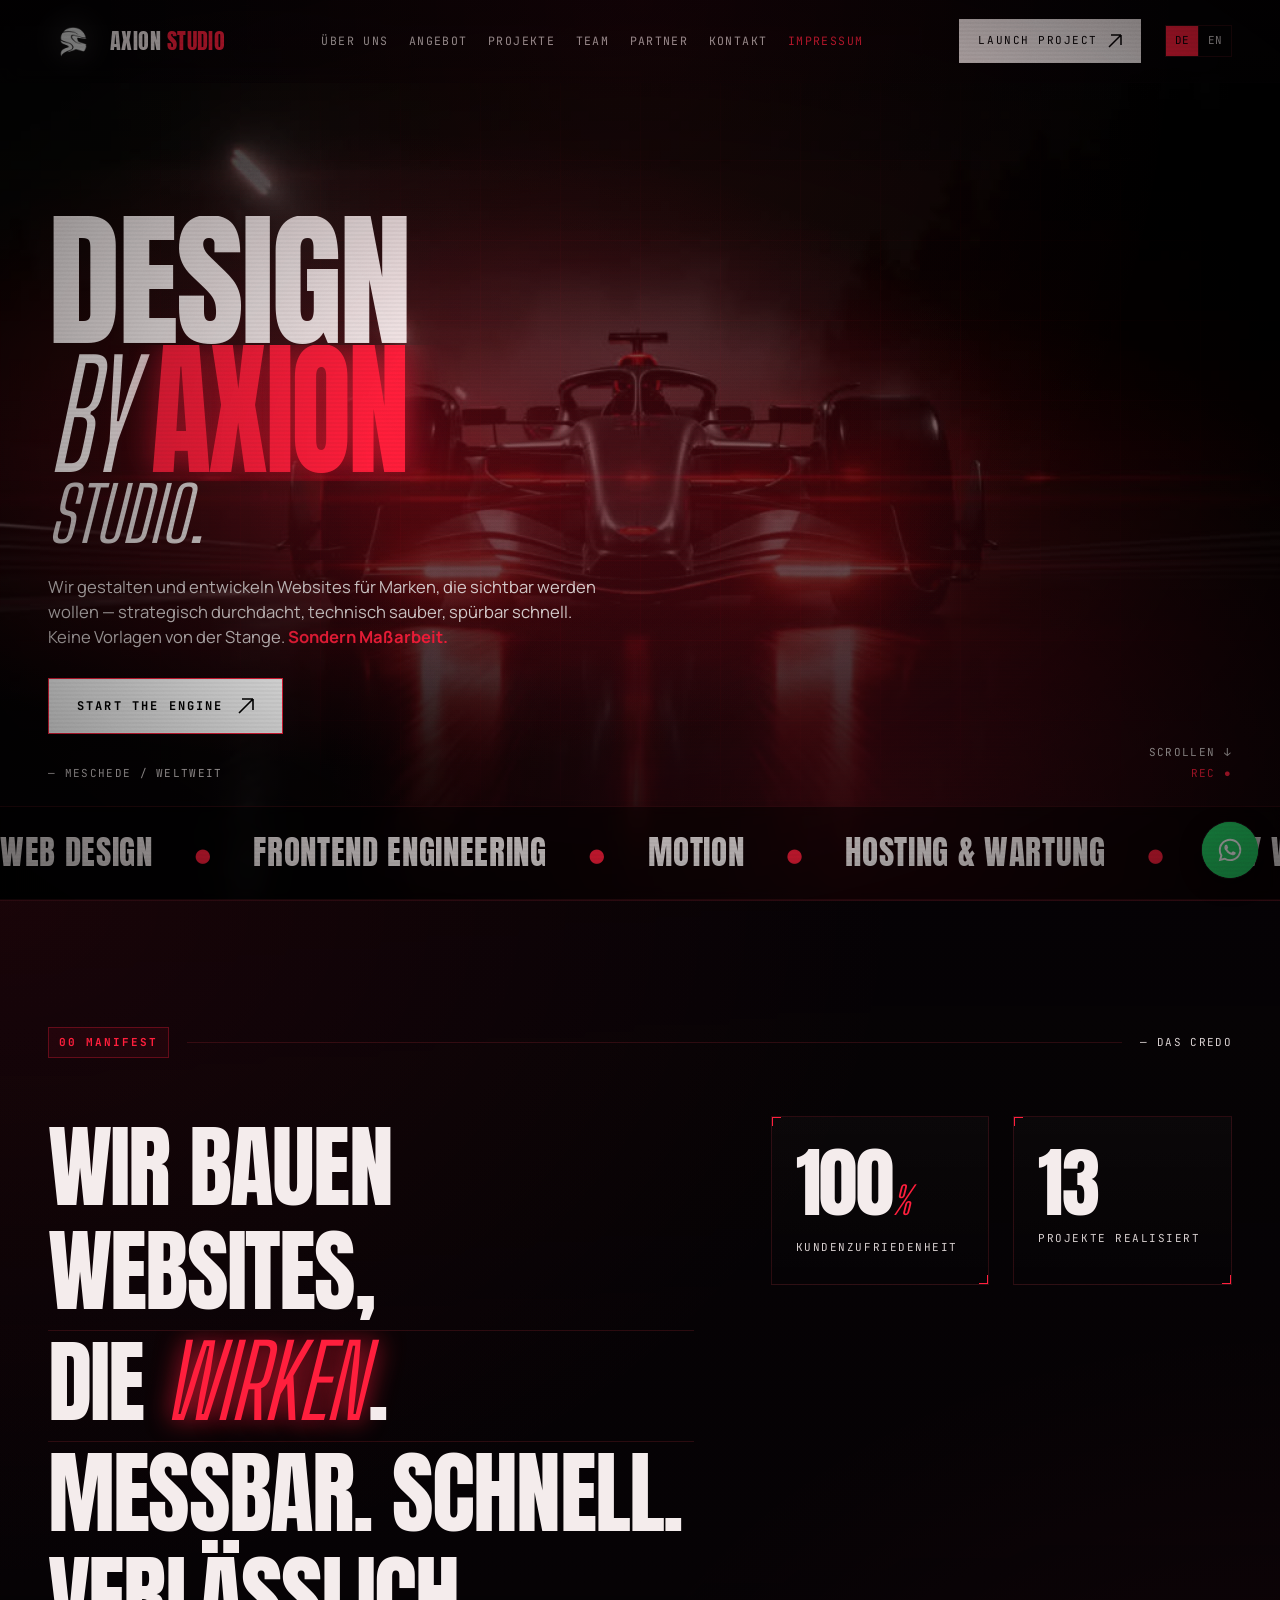
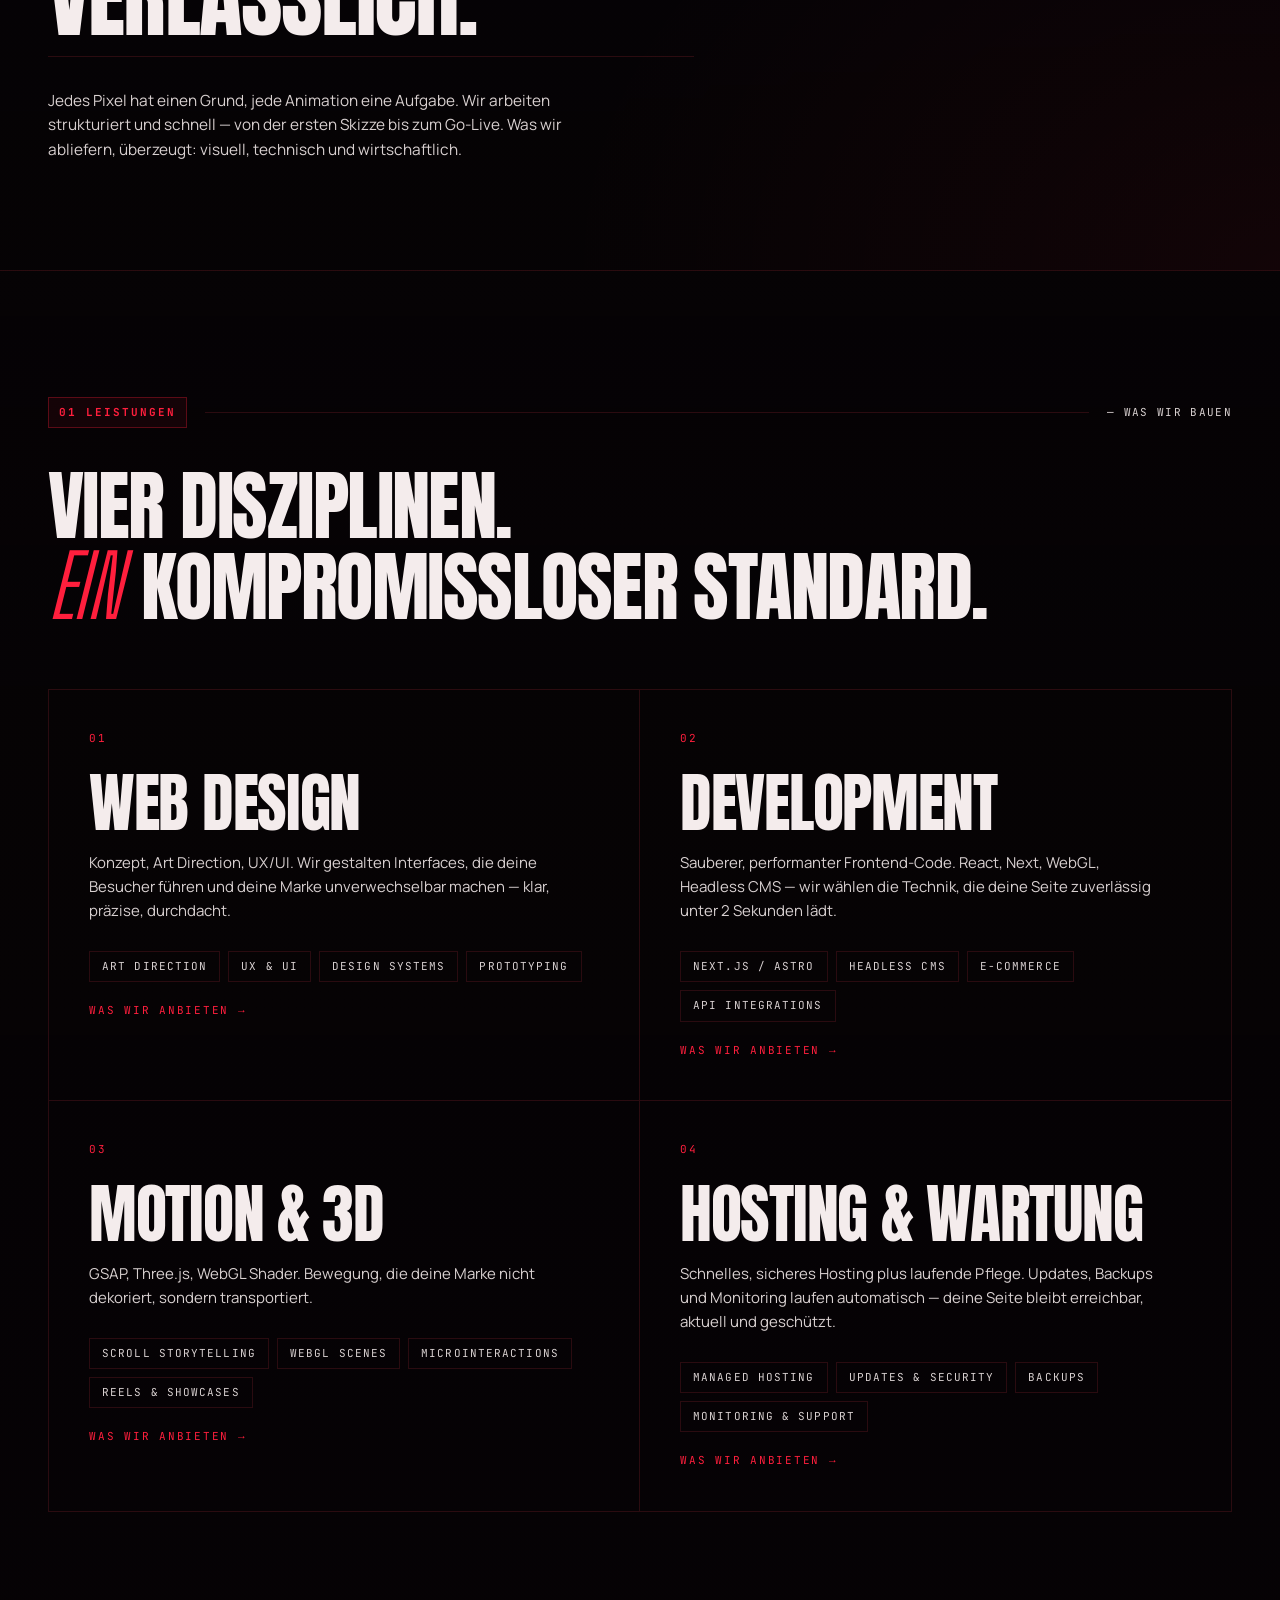
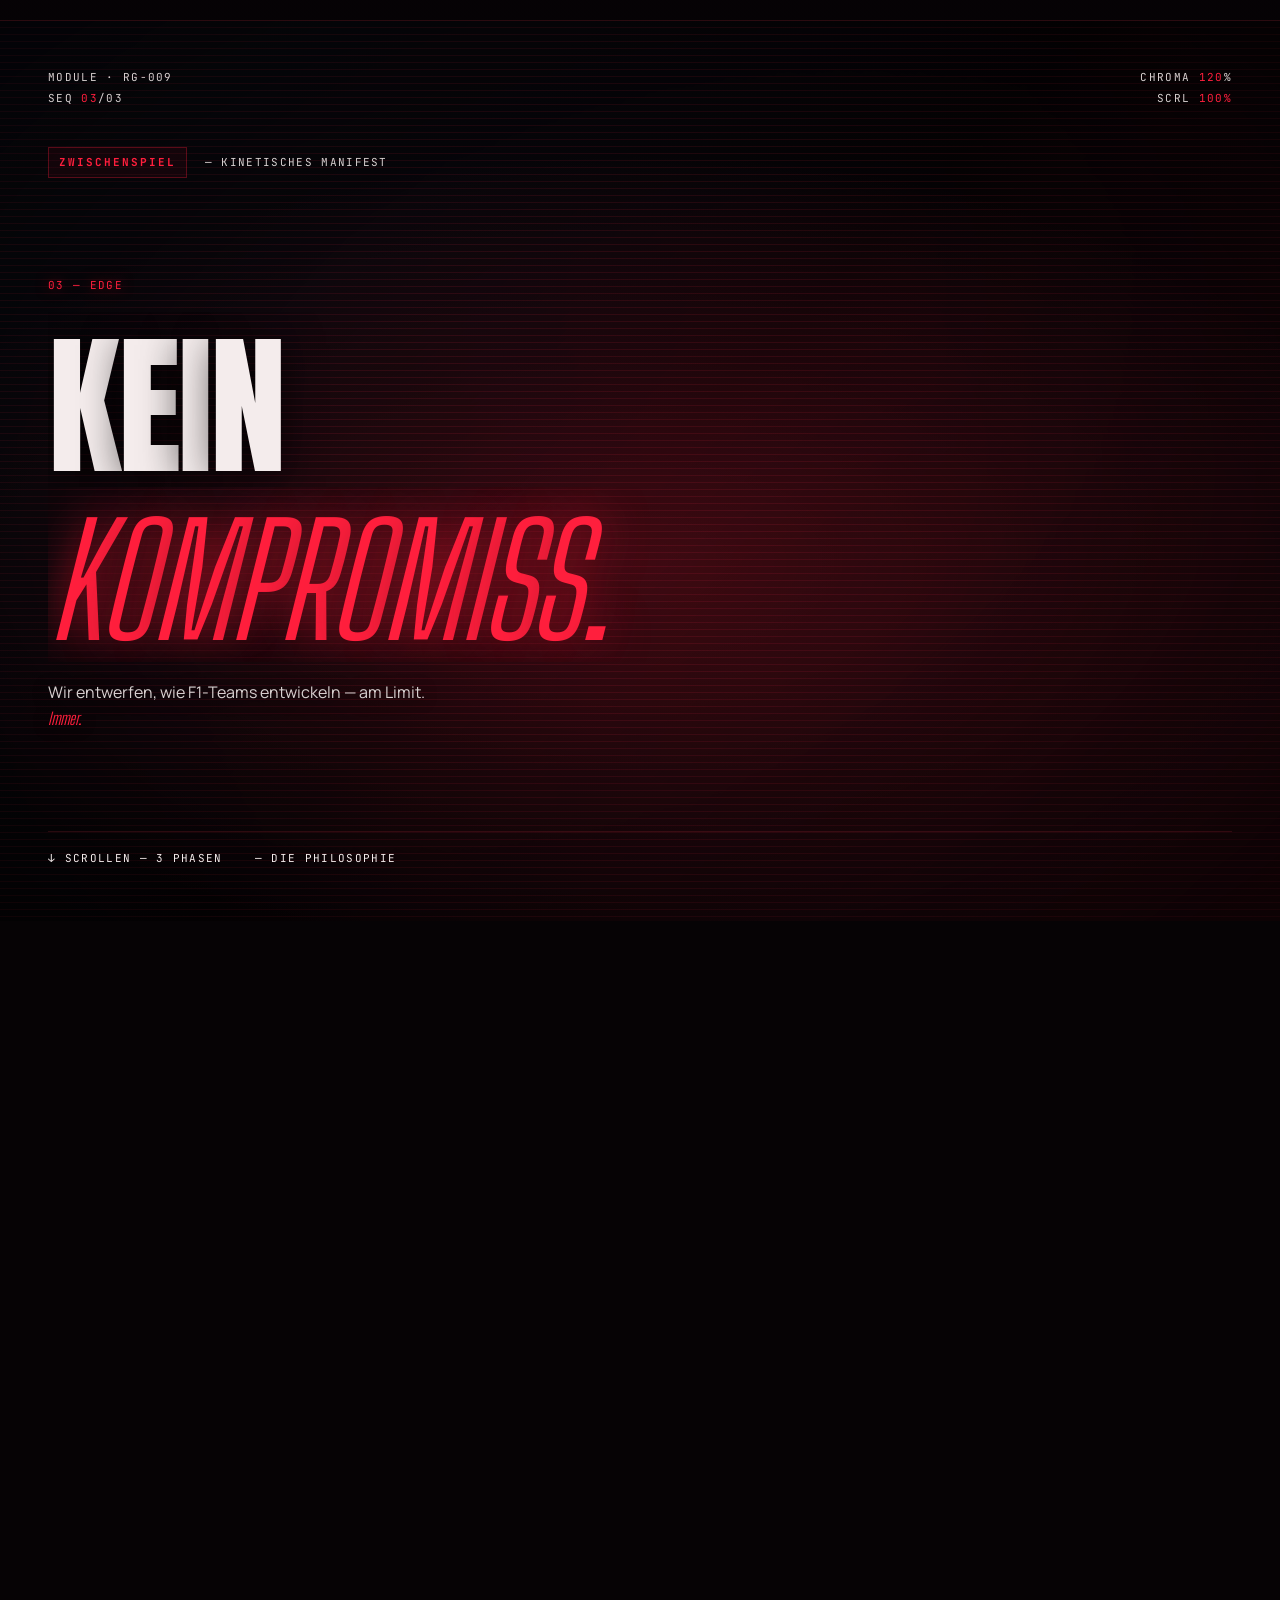
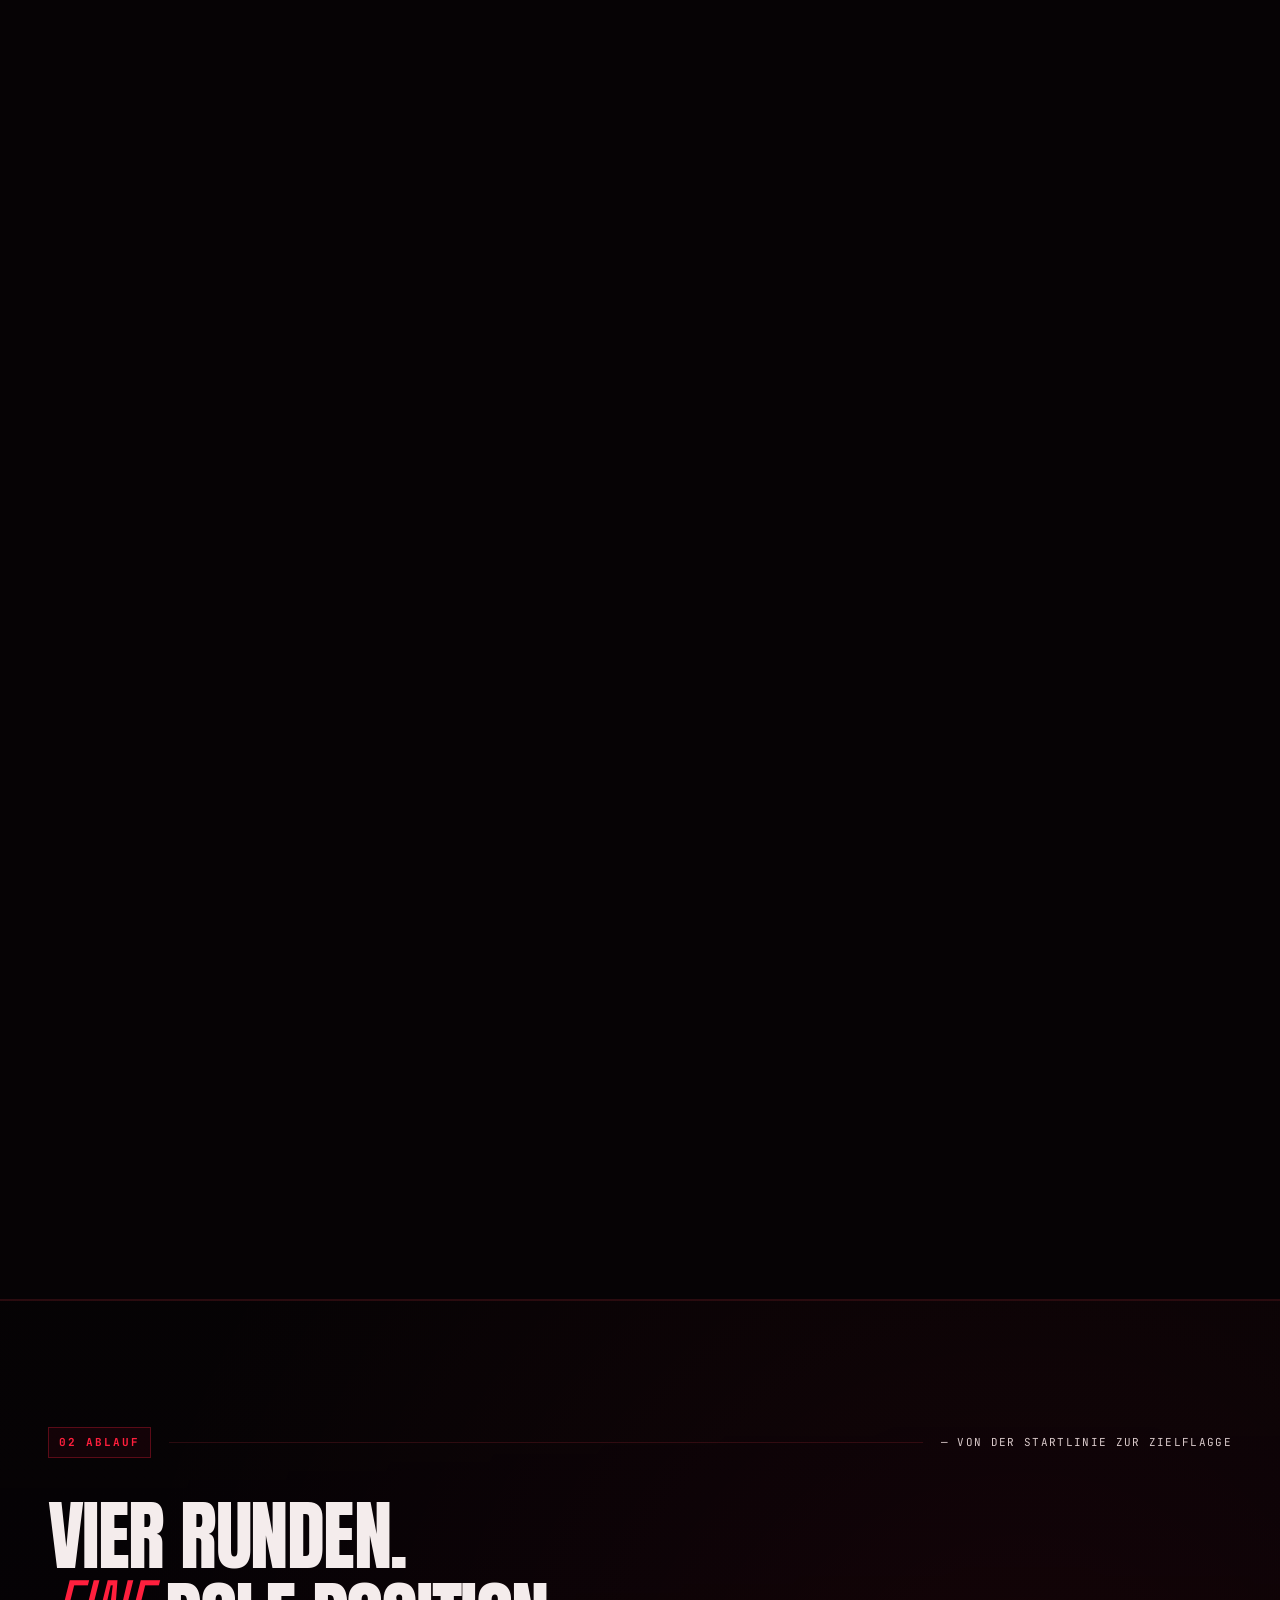
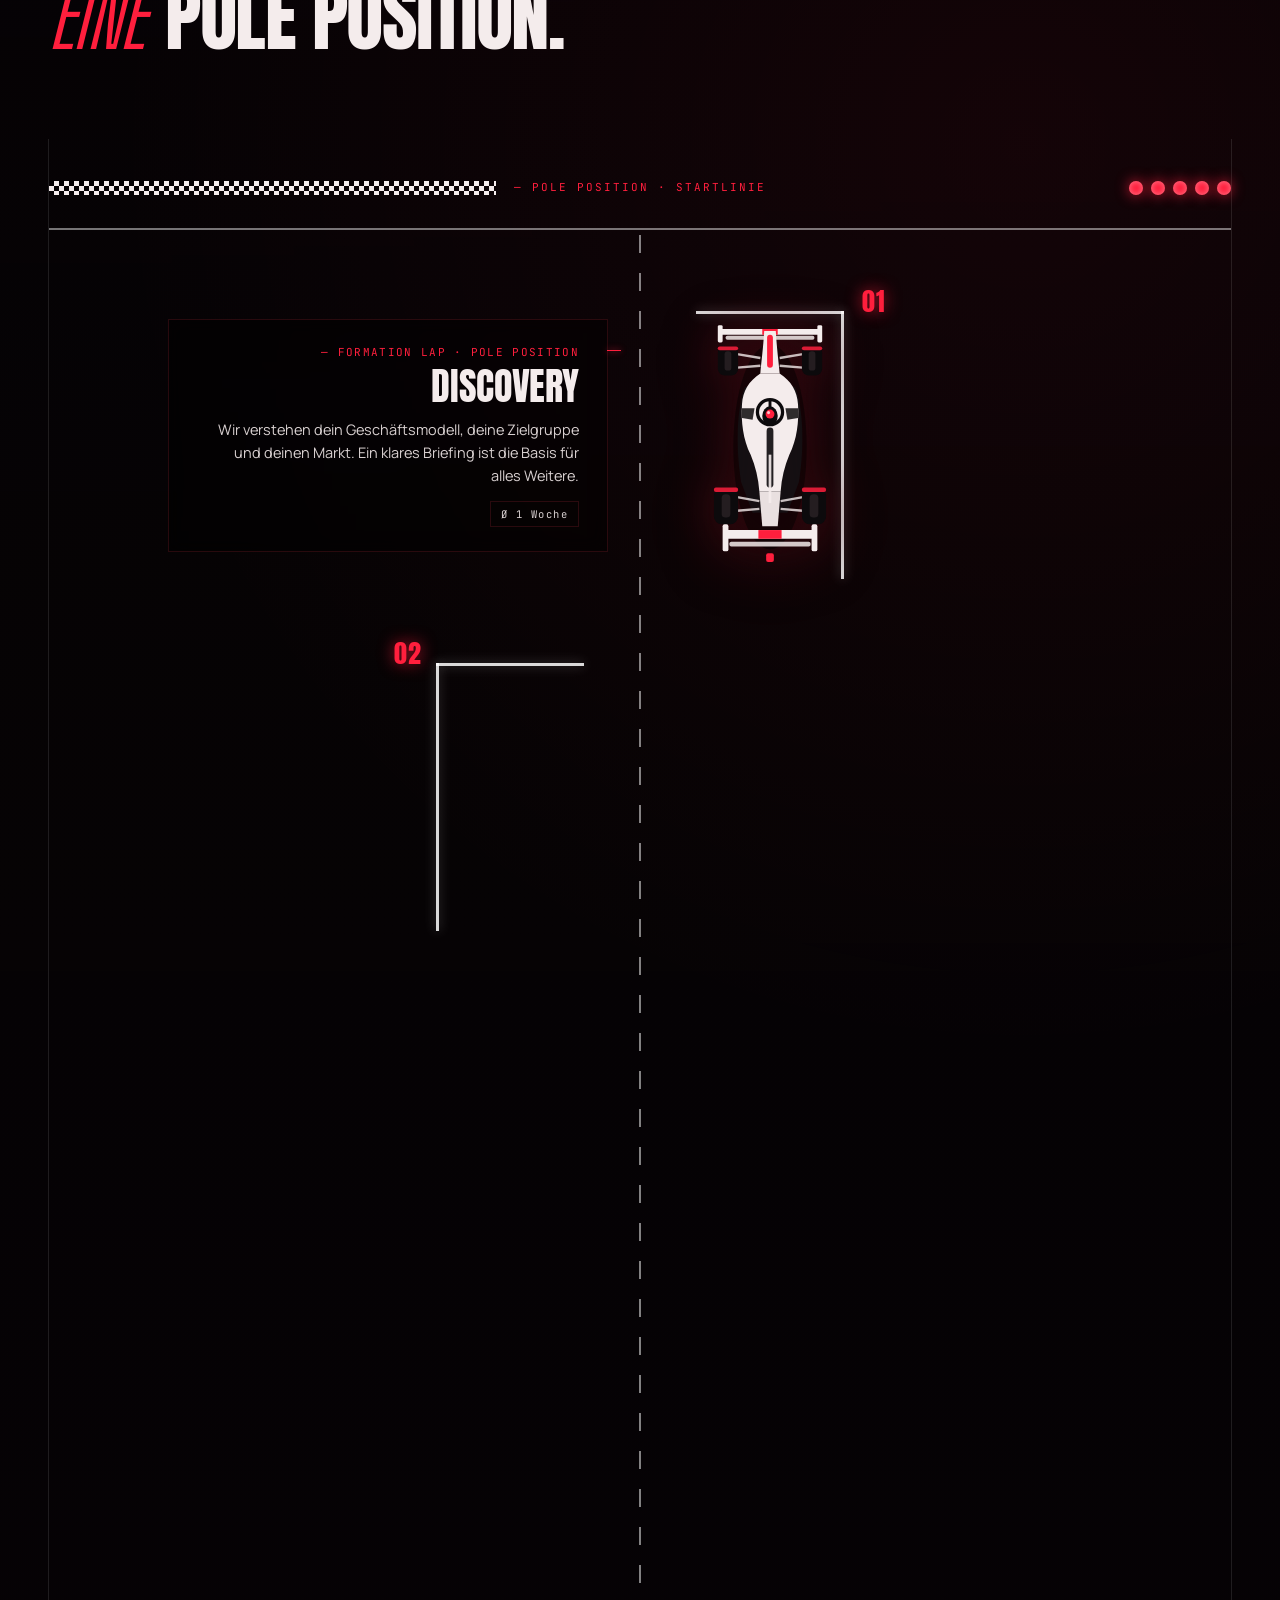
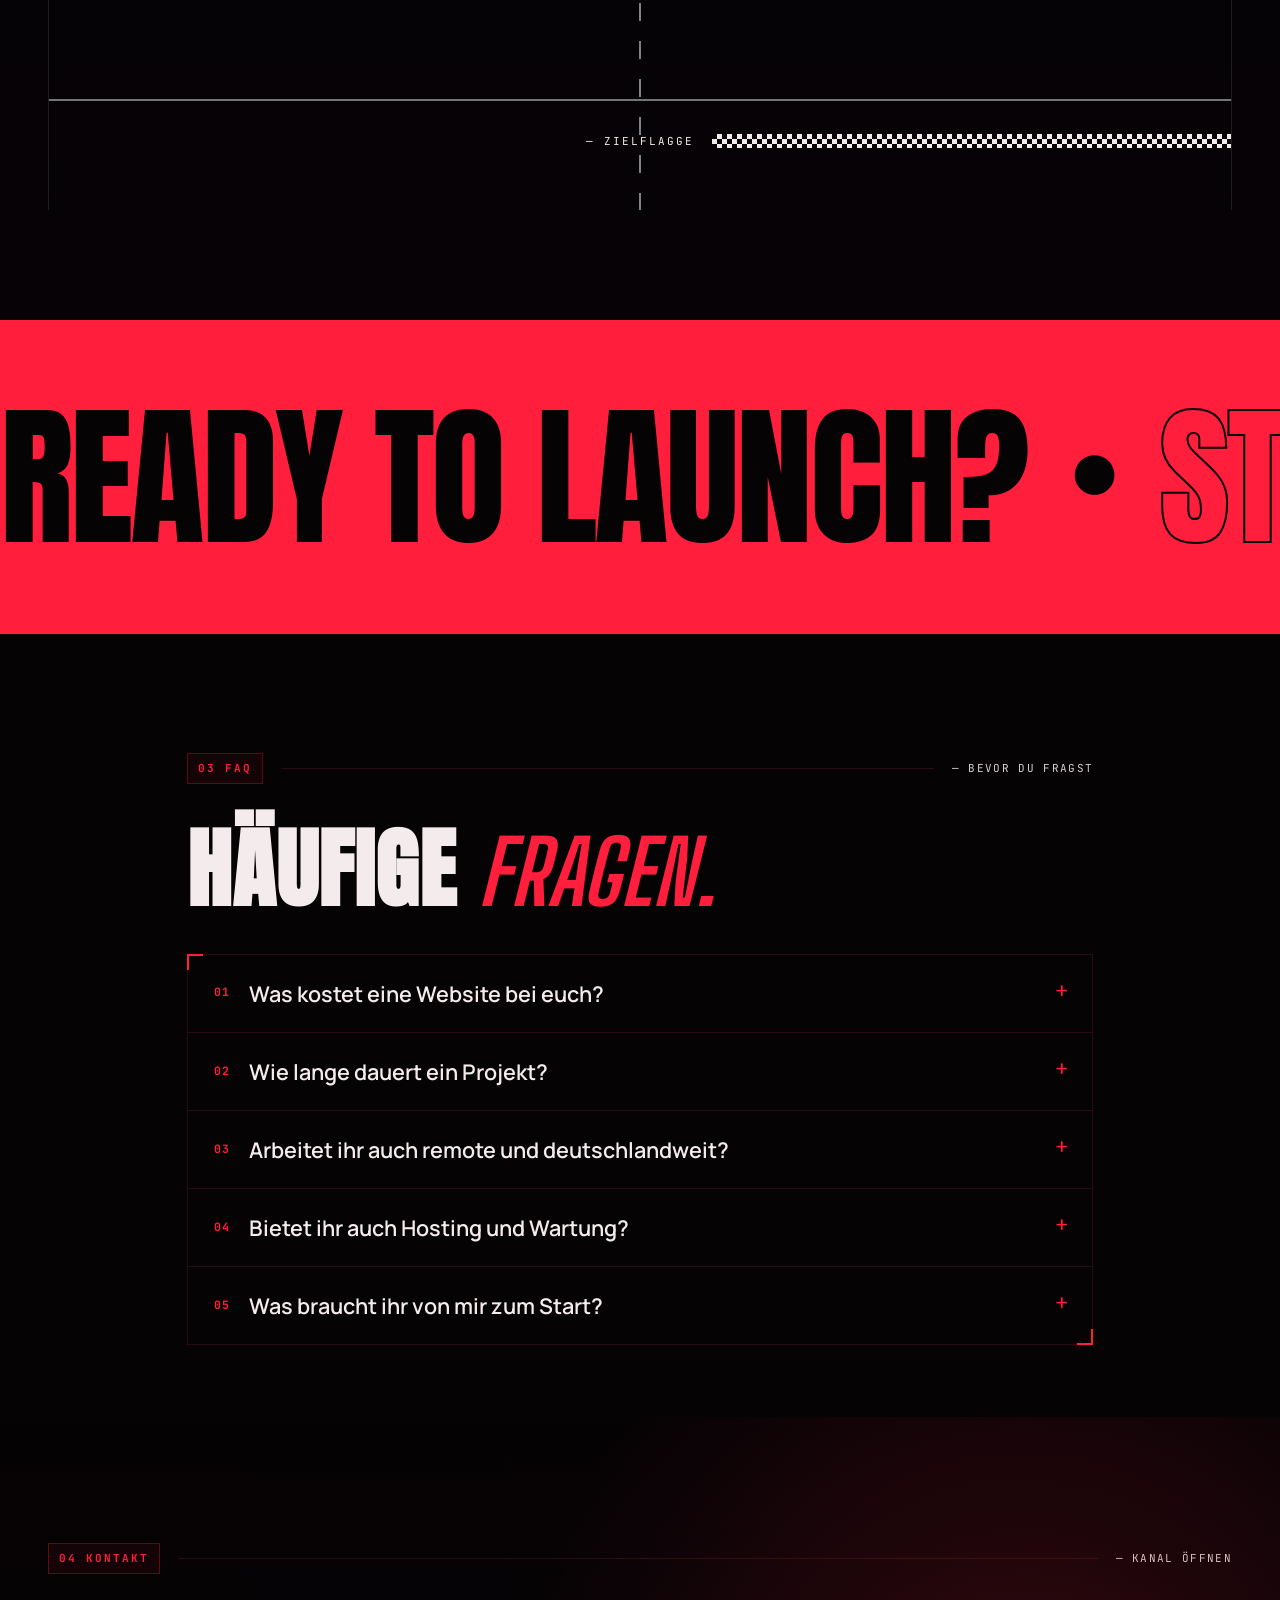
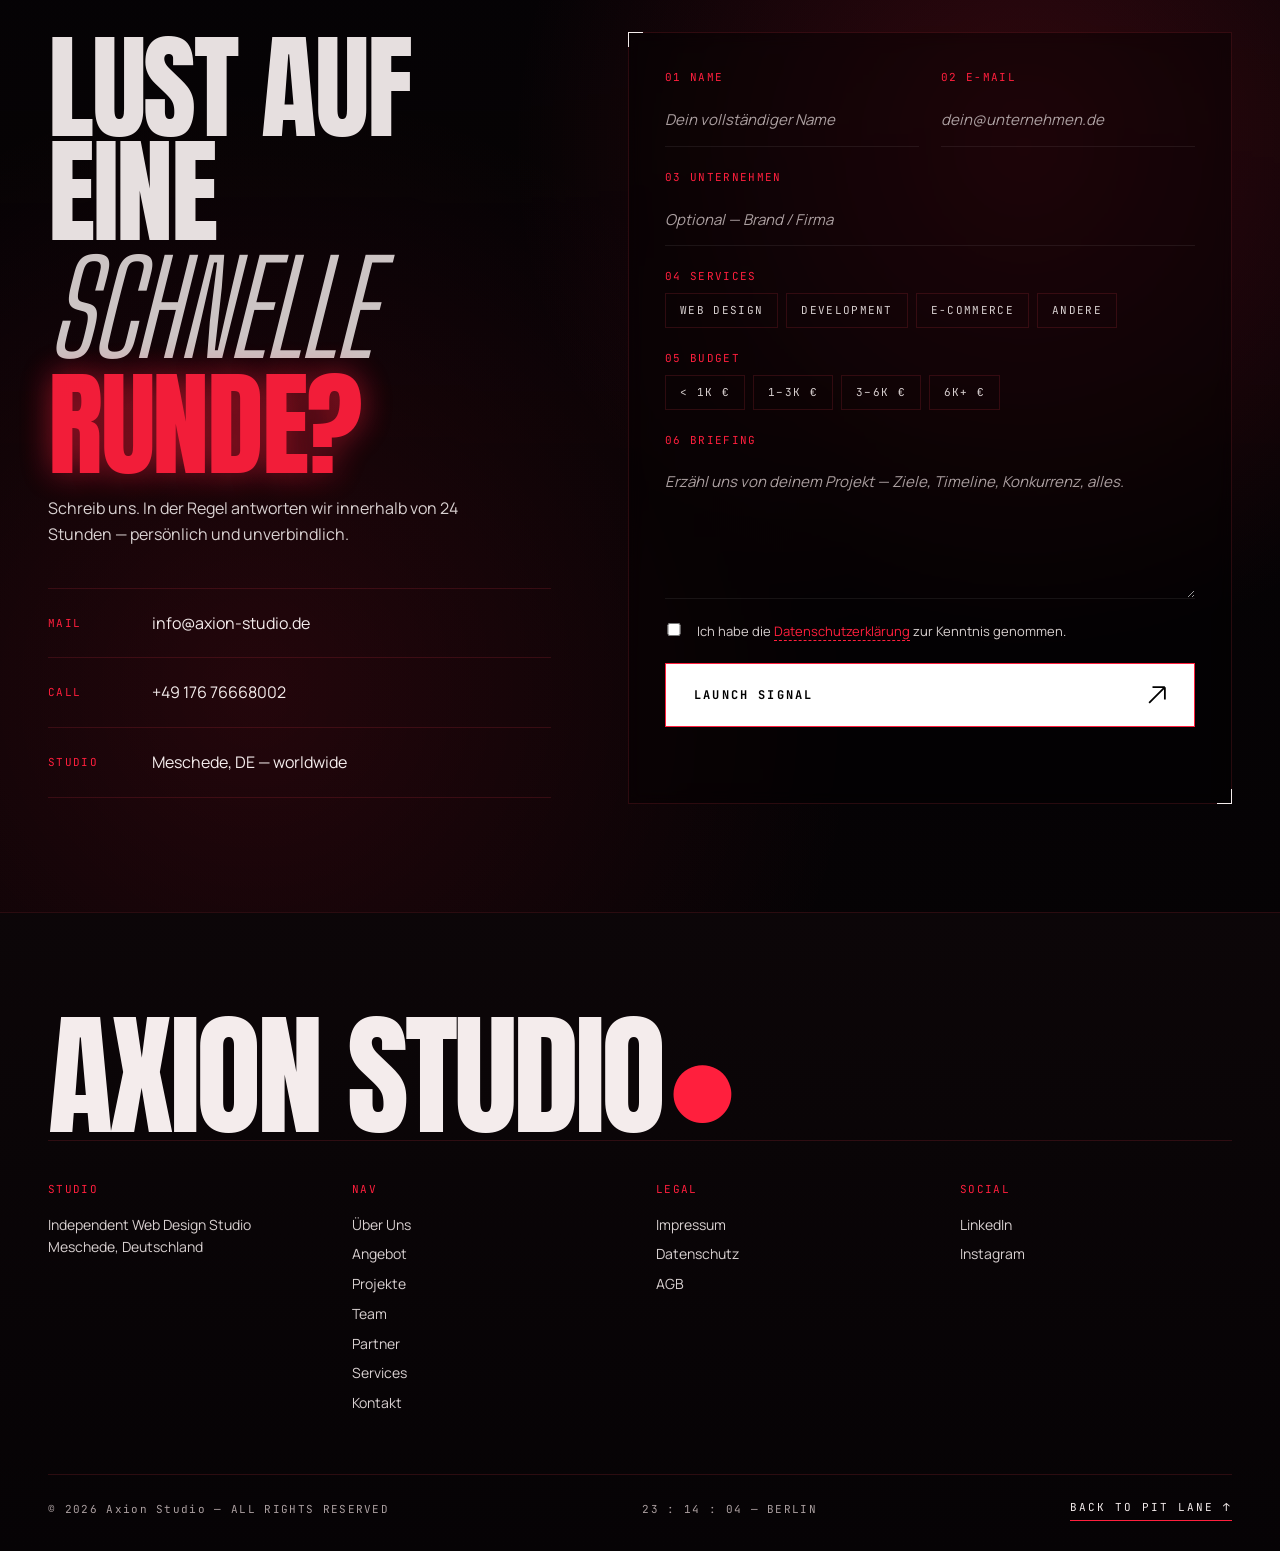
<file: index.html>
<!DOCTYPE html>
<html lang="de">
<head>
  <meta charset="UTF-8" />
  <meta name="viewport" content="width=device-width, initial-scale=1.0" />
  <meta http-equiv="Content-Security-Policy" content="default-src 'self'; script-src 'self' https://static.cloudflareinsights.com; style-src 'self' 'unsafe-inline'; img-src 'self' data:; font-src 'self'; media-src 'self'; connect-src 'self' https://qcbarlmhsgupeqwehnwe.supabase.co https://cloudflareinsights.com https://static.cloudflareinsights.com; object-src 'none'; frame-src 'none'; base-uri 'self'; form-action 'self'; upgrade-insecure-requests" />
  <meta name="google-site-verification" content="KVWagdKwjMBX_V4pYuZyJR6mR2KfFpNBnR5O7Z0sQBQ" />
  <meta name="description" content="Performance-starke Websites aus Meschede: Web Design, Development, Motion &amp; 3D und Hosting. Wir bauen Auftritte für Marken, die sichtbar werden wollen." />
  <title>Axion Studio — Web-Design-Studio aus Meschede</title>
  <link rel="canonical" href="https://axion-studio.de/" />
  <meta name="robots" content="index, follow" />
  <meta name="author" content="Tolunay Usul" />
  <meta name="theme-color" content="#060305" />
  <meta property="og:type" content="website" />
  <meta property="og:site_name" content="Axion Studio" />
  <meta property="og:locale" content="de_DE" />
  <meta property="og:title" content="Axion Studio — Web-Design-Studio aus Meschede" />
  <meta property="og:description" content="Performance-starke Websites aus Meschede: Web Design, Development, Motion &amp; 3D und Hosting. Wir bauen Auftritte für Marken, die sichtbar werden wollen." />
  <meta property="og:url" content="https://axion-studio.de/" />
  <meta property="og:image" content="https://axion-studio.de/assets/images/og-cover.jpg" />
  <meta property="og:image:width" content="1200" />
  <meta property="og:image:height" content="630" />
  <meta property="og:image:alt" content="Axion Studio — Webdesign &amp; Webentwicklung aus Meschede" />
  <meta name="twitter:card" content="summary_large_image" />
  <meta name="twitter:title" content="Axion Studio — Web-Design-Studio aus Meschede" />
  <meta name="twitter:description" content="Performance-starke Websites aus Meschede: Web Design, Development, Motion &amp; 3D und Hosting. Wir bauen Auftritte für Marken, die sichtbar werden wollen." />
  <meta name="twitter:image" content="https://axion-studio.de/assets/images/og-cover.jpg" />
  <script type="application/ld+json">
  {
    "@context": "https://schema.org",
    "@graph": [
      {
        "@type": "ProfessionalService",
        "@id": "https://axion-studio.de/#studio",
        "name": "Axion Studio",
        "alternateName": "Axion Studio",
        "url": "https://axion-studio.de/",
        "image": "https://axion-studio.de/assets/images/og-cover.jpg",
        "description": "Unabhängiges Web-Design-Studio aus Meschede — individuell gestaltete, performance-starke Websites: Web Design, Development, Motion & 3D und Hosting & Wartung.",
        "founder": { "@type": "Person", "name": "Tolunay Usul" },
        "email": "info@axion-studio.de",
        "sameAs": [
          "https://www.linkedin.com/in/tolunay-usul-62949a325/",
          "https://www.instagram.com/axionstudio.de/"
        ],
        "telephone": "+49 176 76668002",
        "areaServed": ["Meschede", "Sauerland", "NRW", "Deutschland"],
        "knowsLanguage": ["de", "en"],
        "address": {
          "@type": "PostalAddress",
          "streetAddress": "Hudeweg 2",
          "addressLocality": "Meschede",
          "postalCode": "59872",
          "addressRegion": "NRW",
          "addressCountry": "DE"
        },
        "priceRange": "€€"
      },
      {
        "@type": "WebSite",
        "@id": "https://axion-studio.de/#website",
        "url": "https://axion-studio.de/",
        "name": "Axion Studio",
        "inLanguage": "de-DE",
        "publisher": { "@id": "https://axion-studio.de/#studio" }
      }
    ]
  }
  </script>
  <link rel="icon" type="image/png" sizes="any" href="assets/images/favicon.png?v=20260616a" />
  <link rel="apple-touch-icon" href="assets/images/favicon.png?v=20260616a" />
  <link rel="manifest" href="/site.webmanifest" />
  <link rel="preload" href="assets/fonts/anton-v27-latin.woff2" as="font" type="font/woff2" crossorigin />
  <!-- Hero-Poster mit hoher Prio vorladen → beim ersten Paint steht sofort ein echtes
       Standbild (= Frame 0 des Hero-Videos, nahtloser Übergang), keine gefühlte Ladeverzögerung. -->
  <link rel="preload" href="assets/images/hero-poster.jpg?v=20260726i" as="image" fetchpriority="high" />
  <!-- Scroll-Video-Poster (Frame 0) mit NIEDRIGER Prio vorladen → sobald der
       Hintergrund beim Runterscrollen sichtbar wird, steht sofort ein echtes
       Bild statt Schwarz (das Video decodiert dahinter). Konkurriert nicht mit dem Hero. -->
  <link rel="preload" href="assets/images/scroll-poster.jpg?v=20260726h" as="image" fetchpriority="low" />
  <link rel="stylesheet" href="assets/css/style.css?v=20260831b" />
</head>
<body>
  <a class="skip-link" href="#content">Zum Inhalt springen</a>

  <!-- BACKGROUND SCROLL VIDEO (manifest → contact) -->
  <div class="bg-scroll" id="bgScroll" aria-hidden="true">
    <video class="bg-scroll__video" id="bgScrollVideo" muted playsinline preload="auto" style="--poster:url(&quot;/assets/images/scroll-poster.jpg?v=20260726l&quot;);--poster-mobile:url(&quot;/assets/images/scroll-poster-mobile.jpg?v=20260726l&quot;)" disablepictureinpicture></video>
    <canvas class="bg-scroll__canvas" id="bgScrollCanvas" aria-hidden="true"></canvas>
    <div class="bg-scroll__tint"></div>
    <div class="bg-scroll__grid"></div>
  </div>

  <!-- NOISE + SCANLINES OVERLAY -->
  <div class="noise" aria-hidden="true"></div>
  <div class="scanlines" aria-hidden="true"></div>
  <div class="vignette" aria-hidden="true"></div>

  <!-- LOADER -->
  <div class="loader" id="loader">
    <div class="loader__bar"><span></span></div>
    <div class="loader__meta">
      <span class="loader__label">SYSTEM BOOT — INITIALIZING</span>
      <span class="loader__count" id="loaderCount">000</span>
    </div>
    <div class="loader__brand">Axion Studio</div>
  </div>

  <!-- NAV -->
  <header class="nav" id="nav">
    <a href="#top" class="nav__logo" aria-label="Axion Studio — Startseite">
      <span class="nav__logo-mark" aria-hidden="true">
        <img src="assets/images/logo.png?v=2" alt="" />
      </span>
      <span class="nav__logo-text">Axion<span> Studio</span></span>
    </a>
    <nav class="nav__links">
      <a href="about.html"     data-link>Über Uns</a>
      <a href="angebot.html"   data-link>Angebot</a>
      <a href="projekte.html"  data-link>Projekte</a>
      <a href="team.html"      data-link>Team</a>
      <a href="partner.html"   data-link>Partner</a>
      <a href="kontakt.html"   data-link>Kontakt</a>
      
      <a href="impressum.html" data-link class="nav__sub">Impressum</a>
    </nav>
    <a href="#contact" class="nav__cta" data-magnetic>
      <span>Launch Project</span>
      <svg width="14" height="14" viewBox="0 0 14 14" fill="none"><path d="M1 13L13 1M13 1H3M13 1V11" stroke="currentColor" stroke-width="1.5"/></svg>
    </a>
    <div class="lang-toggle" role="group" aria-label="Sprache / Language"><button type="button" class="lang-toggle__opt is-active" data-lang="de">DE</button><button type="button" class="lang-toggle__opt" data-lang="en">EN</button></div>
    <button class="nav__burger" id="navBurger" aria-label="Menü öffnen" aria-expanded="false">
      <span></span><span></span><span></span>
    </button>
  </header>

  <!-- MOBILE NAV OVERLAY -->
  <div class="mobile-nav" id="mobileNav" aria-hidden="true">
    <div class="mobile-nav__brand" aria-hidden="true">
      <img src="assets/images/logo.png?v=2" alt="" />
    </div>
    <nav class="mobile-nav__links">
      <a href="about.html"     data-mobile-link><em>Über Uns</em></a>
      <a href="angebot.html"   data-mobile-link><em>Angebot</em></a>
      <a href="projekte.html"  data-mobile-link><em>Projekte</em></a>
      <a href="team.html"      data-mobile-link><em>Team</em></a>
      <a href="partner.html"   data-mobile-link><em>Partner</em></a>
      <a href="kontakt.html"   data-mobile-link><em>Kontakt</em></a>
    </nav>
    <div class="mobile-nav__foot">
      <span class="mono">MESCHEDE · DE</span>
      <a href="mailto:info@axion-studio.de" class="mono">info@axion-studio.de</a>
    </div>
  </div>

  <main id="content">
  <!-- HERO -->
  <section class="hero" id="top">
    <!-- Desktop-Quelle steht bewusst ZUERST: ein Browser, der das media-Attribut
         ignorieren würde, nimmt dann die erste passende Quelle und verhält sich
         wie bisher. Kein Regress, nur ein Gewinn wo media ausgewertet wird.
         Der Mobile-Clip ist der mittige 9:16-Ausschnitt — exakt das, was
         object-fit:cover auf dem Handy ohnehin zeigt, nur ohne die ~60 %
         unsichtbare Breite mitzuladen (5.25 MB -> 1.58 MB). -->
    <video class="hero__video" autoplay muted loop playsinline preload="auto" style="--poster:url(&quot;/assets/images/hero-poster.jpg?v=20260726l&quot;);--poster-mobile:url(&quot;/assets/images/hero-poster-mobile.jpg?v=20260726l&quot;)">
      <source src="assets/video/hero.mp4?v=20260726i" type="video/mp4" media="(min-width: 901px)" />
      <source src="assets/video/hero-mobile.mp4?v=20260726i" type="video/mp4" media="(max-width: 900px)" />
      <source src="assets/video/hero.mp4?v=20260726i" type="video/mp4" />
    </video>
    <div class="hero__overlay"></div>
    <div class="hero__grid"></div>

    <div class="hero__corner hero__corner--bl">
      <span class="mono">— MESCHEDE / WELTWEIT</span>
    </div>
    <div class="hero__corner hero__corner--br">
      <span class="mono">SCROLLEN ↓</span>
      <span class="mono">REC ●</span>
    </div>

    <div class="hero__content">
      <h1 class="hero__title">
        <span class="line"><span class="word" data-text="DESIGN">DESIGN</span></span>
        <span class="line"><span class="word italic" data-text="BY">BY</span> <span class="word redline" data-text="AXION">AXION</span></span>
        <span class="line small"><span class="word" data-text="Studio.">Studio.</span></span>
      </h1>
      <p class="hero__sub">
        <span data-cms="start.hero.lead">Wir gestalten und entwickeln Websites für Marken, die sichtbar werden wollen — strategisch durchdacht, technisch sauber, spürbar schnell. Keine Vorlagen von der Stange.</span>
        <strong data-cms="start.hero.leadAccent">Sondern Maßarbeit.</strong>
      </p>
      <div class="hero__cta">
        <a href="#contact" class="btn btn--primary" data-magnetic>
          <span data-cms="start.hero.cta">START THE ENGINE</span>
          <svg width="16" height="16" viewBox="0 0 16 16" fill="none"><path d="M1 15L15 1M15 1H4M15 1V12" stroke="currentColor" stroke-width="1.6"/></svg>
        </a>
      </div>
    </div>

    <div class="marquee marquee--hero">
      <div class="marquee__track">
        <span>WEB DESIGN</span><span class="dot">●</span>
        <span>FRONTEND ENGINEERING</span><span class="dot">●</span>
        <span>MOTION</span><span class="dot">●</span>
        <span>HOSTING & WARTUNG</span><span class="dot">●</span>
        <span>3D / WEBGL</span><span class="dot">●</span>
        <span>E-COMMERCE</span><span class="dot">●</span>
        <span>WEB DESIGN</span><span class="dot">●</span>
        <span>FRONTEND ENGINEERING</span><span class="dot">●</span>
        <span>MOTION</span><span class="dot">●</span>
        <span>HOSTING & WARTUNG</span><span class="dot">●</span>
        <span>3D / WEBGL</span><span class="dot">●</span>
        <span>E-COMMERCE</span><span class="dot">●</span>
      </div>
    </div>
  </section>

  <!-- MANIFESTO -->
  <section class="manifesto" id="manifesto">
    <div class="section-head">
      <span class="section-num">00 MANIFEST</span>
      <span class="section-line"></span>
      <span class="mono">— DAS CREDO</span>
    </div>

    <div class="manifesto__grid">
      <div class="manifesto__text">
        <h2 class="reveal-text">
          <span>Wir bauen Websites,</span>
          <span>die <em>wirken</em>.</span>
          <span>Messbar. Schnell. Verlässlich.</span>
        </h2>
        <p class="manifesto__lead" data-cms="start.manifesto.lead">
          Jedes Pixel hat einen Grund, jede Animation eine Aufgabe.
          Wir arbeiten strukturiert und schnell — von der ersten Skizze bis zum Go-Live. Was wir abliefern, überzeugt: visuell, technisch und wirtschaftlich.
        </p>
      </div>

      <div class="manifesto__stats">
        <div class="stat">
          <span class="stat__num" data-count="100" data-cms-count="start.stats.0.num">0</span><span class="stat__suffix" data-cms="start.stats.0.suffix">%</span>
          <span class="stat__label" data-cms="start.stats.0.label">Kundenzufriedenheit</span>
        </div>
        <div class="stat">
          <span class="stat__num" data-count="13" data-cms-count="start.stats.1.num">0</span>
          <span class="stat__label" data-cms="start.stats.1.label">Projekte realisiert</span>
        </div>
      </div>
    </div>
  </section>

  <!-- SERVICES — the four disciplines; each card links to the dedicated
       "Was wir anbieten" page (angebot.html) with the solar explorer. -->
  <section class="services" id="services">
    <div class="section-head">
      <span class="section-num">01 LEISTUNGEN</span>
      <span class="section-line"></span>
      <span class="mono">— WAS WIR BAUEN</span>
    </div>

    <h2 class="services__title">
      Vier Disziplinen.<br/>
      <em>Ein</em> kompromissloser Standard.
    </h2>

    <div class="services__list">
      <a class="service" data-service href="angebot.html">
        <div class="service__head">
          <span class="service__num">01</span>
        </div>
        <h3 class="service__title" data-cms="start.services.0.title">Web Design</h3>
        <p class="service__desc" data-cms="start.services.0.desc">
          Konzept, Art Direction, UX/UI. Wir gestalten Interfaces, die deine Besucher führen und deine Marke unverwechselbar machen — klar, präzise, durchdacht.
        </p>
        <ul class="service__items" data-cms-list="start.services.0.items" data-cms-tpl="bullet">
          <li>Art Direction</li>
          <li>UX & UI</li>
          <li>Design Systems</li>
          <li>Prototyping</li>
        </ul>
        <span class="service__more mono" data-cms="start.servicesMore">Was wir anbieten →</span>
        <div class="service__glow"></div>
      </a>

      <a class="service" data-service href="angebot.html">
        <div class="service__head">
          <span class="service__num">02</span>
        </div>
        <h3 class="service__title" data-cms="start.services.1.title">Development</h3>
        <p class="service__desc" data-cms="start.services.1.desc">
          Sauberer, performanter Frontend-Code. React, Next, WebGL, Headless CMS — wir wählen die Technik, die deine Seite zuverlässig unter 2 Sekunden lädt.
        </p>
        <ul class="service__items" data-cms-list="start.services.1.items" data-cms-tpl="bullet">
          <li>Next.js / Astro</li>
          <li>Headless CMS</li>
          <li>E-Commerce</li>
          <li>API Integrations</li>
        </ul>
        <span class="service__more mono" data-cms="start.servicesMore">Was wir anbieten →</span>
        <div class="service__glow"></div>
      </a>

      <a class="service" data-service href="angebot.html">
        <div class="service__head">
          <span class="service__num">03</span>
        </div>
        <h3 class="service__title" data-cms="start.services.2.title">Motion & 3D</h3>
        <p class="service__desc" data-cms="start.services.2.desc">
          GSAP, Three.js, WebGL Shader. Bewegung, die deine Marke nicht dekoriert, sondern <em>transportiert</em>.
        </p>
        <ul class="service__items" data-cms-list="start.services.2.items" data-cms-tpl="bullet">
          <li>Scroll Storytelling</li>
          <li>WebGL Scenes</li>
          <li>Microinteractions</li>
          <li>Reels & Showcases</li>
        </ul>
        <span class="service__more mono" data-cms="start.servicesMore">Was wir anbieten →</span>
        <div class="service__glow"></div>
      </a>

      <a class="service" data-service href="angebot.html">
        <div class="service__head">
          <span class="service__num">04</span>
        </div>
        <h3 class="service__title" data-cms="start.services.3.title">Hosting & Wartung</h3>
        <p class="service__desc" data-cms="start.services.3.desc">
          Schnelles, sicheres Hosting plus laufende Pflege. Updates, Backups und Monitoring laufen automatisch — deine Seite bleibt erreichbar, aktuell und geschützt.
        </p>
        <ul class="service__items" data-cms-list="start.services.3.items" data-cms-tpl="bullet">
          <li>Managed Hosting</li>
          <li>Updates & Security</li>
          <li>Backups</li>
          <li>Monitoring & Support</li>
        </ul>
        <span class="service__more mono" data-cms="start.servicesMore">Was wir anbieten →</span>
        <div class="service__glow"></div>
      </a>
    </div>
  </section>

  <!-- ENGINEERING / KINETIC TYPOGRAPHY + COLOR-PLAY -->
  <section class="engineering" id="engineering">
    <div class="engineering__inner">
      <!-- Color treatments stacked over the bg-scroll video -->
      <div class="treatment treatment--burn"   aria-hidden="true"></div>
      <div class="treatment treatment--cool"   aria-hidden="true"></div>
      <div class="treatment treatment--strobe" aria-hidden="true"></div>
      <div class="treatment treatment--vignette" aria-hidden="true"></div>

      <div class="engineering__corner engineering__corner--tl">
        <span class="mono">MODULE · RG-009</span>
        <span class="mono">SEQ <em id="seqMeter">01</em>/03</span>
      </div>
      <div class="engineering__corner engineering__corner--tr">
        <span class="mono">CHROMA <em id="chromaMeter">100</em>%</span>
        <span class="mono">SCRL <em id="scrollMeter">0%</em></span>
      </div>

      <div class="engineering__head">
        <span class="section-num">ZWISCHENSPIEL</span>
        <span class="mono">— KINETISCHES MANIFEST</span>
      </div>

      <div class="phases">
        <!-- Phase 01 -->
        <article class="phase" data-phase="1">
          <span class="phase__num mono">01 — CRAFT</span>
          <h2 class="phase__title">
            <span class="line"><span class="word" data-text="Aus">Aus</span> <span class="word" data-text="reinem">reinem</span></span>
            <span class="line italic"><span class="word red" data-text="Karbon.">Karbon.</span></span>
          </h2>
          <p class="phase__lead">
            Jede Form ein Statement. Jede Kante kalkuliert.<br/><em>Bewegung als Sprache.</em>
          </p>
        </article>

        <!-- Phase 02 -->
        <article class="phase" data-phase="2">
          <span class="phase__num mono">02 — VELOCITY</span>
          <h2 class="phase__title">
            <span class="line"><span class="word" data-text="Gebaut">Gebaut</span> <span class="word" data-text="für">für</span></span>
            <span class="line italic"><span class="word red" data-text="Speed.">Speed.</span></span>
          </h2>
          <p class="phase__lead">
            Kurze Ladezeit. 60 fps unverhandelbar.<br/><em>Performance ist Charakter.</em>
          </p>
        </article>

        <!-- Phase 03 -->
        <article class="phase" data-phase="3">
          <span class="phase__num mono">03 — EDGE</span>
          <h2 class="phase__title">
            <span class="line"><span class="word" data-text="Kein">Kein</span></span>
            <span class="line italic"><span class="word red" data-text="Kompromiss.">Kompromiss.</span></span>
          </h2>
          <p class="phase__lead">
            Wir entwerfen, wie F1-Teams entwickeln — am Limit.<br/><em>Immer.</em>
          </p>
        </article>
      </div>

      <div class="engineering__legend">
        <span class="mono">↓ SCROLLEN — 3 PHASEN</span>
        <span class="mono">— DIE PHILOSOPHIE</span>
      </div>
    </div>
  </section>

  <!-- PROCESS -->
  <section class="process" id="process">
    <div class="section-head">
      <span class="section-num">02 ABLAUF</span>
      <span class="section-line"></span>
      <span class="mono">— VON DER STARTLINIE ZUR ZIELFLAGGE</span>
    </div>

    <h2 class="process__title">
      Vier Runden.<br/>
      <em>Eine</em> Pole Position.
    </h2>

    <!-- Inline reusable F1 SVG symbol — detailed top-down car:
         multi-element wings, suspension arms, halo + helmet, shark fin,
         rim details, tire bands, floor shadow, rain light. -->
    <svg width="0" height="0" style="position:absolute" aria-hidden="true">
      <defs>
        <symbol id="f1car" viewBox="0 0 120 260">
          <!-- ground shadow -->
          <ellipse cx="60" cy="132" rx="38" ry="106" fill="rgba(0,0,0,0.45)"/>

          <!-- FRONT WING: two elements + endplates -->
          <rect x="8"   y="10" width="104" height="6" rx="2" fill="currentColor"/>
          <rect x="14"  y="17" width="92"  height="4" rx="2" fill="currentColor" opacity="0.85"/>
          <rect x="6"   y="6"  width="5"   height="18" rx="1.5" fill="currentColor"/>
          <rect x="109" y="6"  width="5"   height="18" rx="1.5" fill="currentColor"/>
          <rect x="52"  y="10" width="16"  height="6" fill="#ff1f3d"/>

          <!-- NOSE (tapered) -->
          <path d="M 54 12 L 66 12 C 67 30 69 44 70 56 L 50 56 C 51 44 53 30 54 12 Z" fill="currentColor"/>
          <rect x="57" y="16" width="6" height="34" rx="3" fill="#ff1f3d"/>

          <!-- FRONT SUSPENSION ARMS -->
          <path d="M 50 40 L 26 36 M 50 48 L 26 50 M 70 40 L 94 36 M 70 48 L 94 50"
                stroke="currentColor" stroke-width="2.4" opacity="0.8" fill="none"/>

          <!-- FRONT TIRES + rims + red bands -->
          <rect x="6"   y="28" width="21" height="30" rx="7" fill="#0c0a0c"/>
          <rect x="93"  y="28" width="21" height="30" rx="7" fill="#0c0a0c"/>
          <rect x="13"  y="33" width="7"  height="20" rx="3" fill="#241d20"/>
          <rect x="100" y="33" width="7"  height="20" rx="3" fill="#241d20"/>
          <rect x="6"   y="28" width="21" height="4" rx="2" fill="#ff1f3d" opacity="0.85"/>
          <rect x="93"  y="28" width="21" height="4" rx="2" fill="#ff1f3d" opacity="0.85"/>

          <!-- FLOOR (darker, slightly wider than body) -->
          <path d="M 34 70 C 26 90 24 130 30 168 L 42 200 L 78 200 L 90 168 C 96 130 94 90 86 70 Z"
                fill="#161114" opacity="0.9"/>

          <!-- BODY: monocoque + sidepods, coke-bottle taper -->
          <path d="M 50 56 L 70 56 C 82 64 88 74 89 88 C 90 106 88 124 80 140 C 75 152 72 164 71 178 L 49 178 C 48 164 45 152 40 140 C 32 124 30 106 31 88 C 32 74 38 64 50 56 Z"
                fill="currentColor"/>

          <!-- sidepod intakes -->
          <path d="M 31 92 L 44 92 L 42 104 L 31 102 Z" fill="#0c0a0c" opacity="0.85"/>
          <path d="M 89 92 L 76 92 L 78 104 L 89 102 Z" fill="#0c0a0c" opacity="0.85"/>

          <!-- HALO + cockpit + helmet -->
          <circle cx="60" cy="96" r="13" fill="none" stroke="#0c0a0c" stroke-width="3.4"/>
          <line x1="60" y1="83" x2="60" y2="96" stroke="#0c0a0c" stroke-width="3"/>
          <ellipse cx="60" cy="100" rx="8" ry="10" fill="#0c0a0c"/>
          <circle cx="60" cy="98" r="4.6" fill="#ff1f3d"/>
          <circle cx="58.5" cy="96.5" r="1.6" fill="#ffd2d8" opacity="0.9"/>

          <!-- ENGINE SPINE + shark fin -->
          <rect x="56.5" y="112" width="7"   height="62" rx="3.5" fill="#0c0a0c" opacity="0.9"/>
          <rect x="58.6" y="140" width="2.8" height="50" fill="currentColor" opacity="0.9"/>

          <!-- REAR SUSPENSION ARMS -->
          <path d="M 49 188 L 26 184 M 49 196 L 26 198 M 71 188 L 94 184 M 71 196 L 94 198"
                stroke="currentColor" stroke-width="2.4" opacity="0.8" fill="none"/>

          <!-- REAR TIRES (wider) + rims + bands -->
          <rect x="2"   y="174" width="25" height="38" rx="8" fill="#0c0a0c"/>
          <rect x="93"  y="174" width="25" height="38" rx="8" fill="#0c0a0c"/>
          <rect x="10"  y="181" width="9"  height="24" rx="4" fill="#241d20"/>
          <rect x="101" y="181" width="9"  height="24" rx="4" fill="#241d20"/>
          <rect x="2"   y="174" width="25" height="4.5" rx="2" fill="#ff1f3d" opacity="0.85"/>
          <rect x="93"  y="174" width="25" height="4.5" rx="2" fill="#ff1f3d" opacity="0.85"/>

          <!-- gearbox taper -->
          <path d="M 49 178 L 71 178 L 68 214 L 52 214 Z" fill="currentColor" opacity="0.95"/>

          <!-- REAR WING: two elements + endplates + DRS stripe -->
          <rect x="14"  y="218" width="92" height="9" rx="3" fill="currentColor"/>
          <rect x="18"  y="230" width="84" height="5" rx="2" fill="currentColor" opacity="0.85"/>
          <rect x="11"  y="212" width="6" height="28" rx="2" fill="currentColor"/>
          <rect x="103" y="212" width="6" height="28" rx="2" fill="currentColor"/>
          <rect x="48"  y="218" width="24" height="9" fill="#ff1f3d"/>

          <!-- rain light -->
          <rect x="56" y="242" width="8" height="9" rx="2" fill="#ff1f3d"/>
        </symbol>
      </defs>
    </svg>

    <!-- STARTING GRID — real staggered F1 formation: continuous centre
         line, pole box RIGHT of the line, P2 LEFT and behind, alternating.
         Grid marks + numbers reveal on scroll, then each car drives in. -->
    <div class="grid">
      <div class="grid__startline" aria-hidden="true">
        <span class="grid__startline-flag"></span>
        <span class="mono">— POLE POSITION · STARTLINIE</span>
        <span class="grid__startline-lights">
          <span></span><span></span><span></span><span></span><span></span>
        </span>
      </div>

      <article class="grid__slot grid__slot--right" data-step data-pos="1">
        <div class="step__content">
          <span class="step__label mono" data-cms="start.process.0.label">— FORMATION LAP · POLE POSITION</span>
          <h3 data-cms="start.process.0.title">Discovery</h3>
          <p data-cms="start.process.0.desc">Wir verstehen dein Geschäftsmodell, deine Zielgruppe und deinen Markt. Ein klares Briefing ist die Basis für alles Weitere.</p>
          <span class="step__time mono" data-cms="start.process.0.time">Ø 1 Woche</span>
        </div>
        <div class="grid__box" aria-hidden="true">
          <span class="grid__pos mono">01</span>
          <span class="grid__mark"></span>
          <svg class="f1-car"><use href="#f1car"/></svg>
        </div>
      </article>

      <article class="grid__slot grid__slot--left" data-step data-pos="2">
        <div class="grid__box" aria-hidden="true">
          <span class="grid__pos mono">02</span>
          <span class="grid__mark"></span>
          <svg class="f1-car"><use href="#f1car"/></svg>
        </div>
        <div class="step__content">
          <span class="step__label mono" data-cms="start.process.1.label">— PIT BOX · KONZEPTION</span>
          <h3 data-cms="start.process.1.title">Konzept &amp; Design</h3>
          <p data-cms="start.process.1.desc">Art Direction, Wireframes, High-Fidelity-Designs in Figma. Du bekommst durchdachte Vorschläge, die du in Ruhe prüfen und mitgestalten kannst.</p>
          <span class="step__time mono" data-cms="start.process.1.time">Ø 2–3 Wochen</span>
        </div>
      </article>

      <article class="grid__slot grid__slot--right" data-step data-pos="3">
        <div class="step__content">
          <span class="step__label mono" data-cms="start.process.2.label">— FULL THROTTLE · BUILD</span>
          <h3 data-cms="start.process.2.title">Development</h3>
          <p data-cms="start.process.2.desc">Code, Motion, Integration. Saubere Architektur, lückenlose Performance, jede Animation auf 60fps.</p>
          <span class="step__time mono" data-cms="start.process.2.time">Ø 2–4 Wochen</span>
        </div>
        <div class="grid__box" aria-hidden="true">
          <span class="grid__pos mono">03</span>
          <span class="grid__mark"></span>
          <svg class="f1-car"><use href="#f1car"/></svg>
        </div>
      </article>

      <article class="grid__slot grid__slot--left" data-step data-pos="4">
        <div class="grid__box" aria-hidden="true">
          <span class="grid__pos mono">04</span>
          <span class="grid__mark"></span>
          <svg class="f1-car"><use href="#f1car"/></svg>
        </div>
        <div class="step__content">
          <span class="step__label mono" data-cms="start.process.3.label">— CHECKERED FLAG · GO-LIVE</span>
          <h3 data-cms="start.process.3.title">Launch &amp; Support</h3>
          <p data-cms="start.process.3.desc">Go-Live, Analytics, Iteration. Wir verschwinden nicht nach dem Launch — wir bleiben für dich ansprechbar.</p>
          <span class="step__time mono" data-cms="start.process.3.time">Laufend</span>
        </div>
      </article>

      <div class="grid__finishline" aria-hidden="true">
        <span class="mono">— ZIELFLAGGE</span>
        <span class="grid__checker"></span>
      </div>
    </div>
  </section>

  <!-- BIG MARQUEE -->
  <section class="big-marquee">
    <div class="marquee__track marquee__track--xl">
      <span>READY TO LAUNCH?</span>
      <span class="circle">●</span>
      <span class="outline">START YOUR PROJECT</span>
      <span class="circle">●</span>
      <span>READY TO LAUNCH?</span>
      <span class="circle">●</span>
      <span class="outline">START YOUR PROJECT</span>
      <span class="circle">●</span>
    </div>
  </section>

  <!-- FAQ -->
  <section class="faq" id="faq" aria-label="Häufige Fragen">
    <div class="section-head">
      <span class="section-num">03 FAQ</span>
      <span class="section-line"></span>
      <span class="mono">— BEVOR DU FRAGST</span>
    </div>
    <h2 class="faq__title">Häufige <em>Fragen.</em></h2>
    <div class="faq__list">
      <details class="faq__item">
        <summary class="faq__q">Was kostet eine Website bei euch?</summary>
        <div class="faq__a">Das hängt vom Umfang ab — eine Landingpage ist etwas anderes als ein mehrseitiger Auftritt mit Animationen. Nach einem kurzen Erstgespräch bekommst du ein transparentes Festpreis-Angebot. Keine versteckten Kosten, keine Überraschungen.</div>
      </details>
      <details class="faq__item">
        <summary class="faq__q">Wie lange dauert ein Projekt?</summary>
        <div class="faq__a">Eine Landingpage ist oft in 1–2 Wochen live, ein größerer Auftritt in 3–6 Wochen. Den genauen Fahrplan legen wir gleich zu Beginn fest — und halten ihn.</div>
      </details>
      <details class="faq__item">
        <summary class="faq__q">Arbeitet ihr auch remote und deutschlandweit?</summary>
        <div class="faq__a">Ja. Wir sitzen in Meschede, arbeiten aber remote-first für Kunden in ganz Deutschland, Österreich und der Schweiz. Ein persönlicher Ansprechpartner ist immer dabei.</div>
      </details>
      <details class="faq__item">
        <summary class="faq__q">Bietet ihr auch Hosting und Wartung?</summary>
        <div class="faq__a">Ja. Auf Wunsch übernehmen wir schnelles, sicheres Hosting plus laufende Pflege — Updates, Backups und Monitoring laufen automatisch. Deine Seite bleibt erreichbar, aktuell und geschützt.</div>
      </details>
      <details class="faq__item">
        <summary class="faq__q">Was braucht ihr von mir zum Start?</summary>
        <div class="faq__a">Ein kurzes Briefing zu deinem Vorhaben — und Texte, Bilder oder Logo, falls vorhanden. Den Rest klären wir gemeinsam im Erstgespräch. Du musst nicht wissen, wie eine Website technisch funktioniert. Das ist unser Job.</div>
      </details>
    </div>
  </section>
  <script type="application/ld+json">
  {
    "@context": "https://schema.org",
    "@type": "FAQPage",
    "mainEntity": [
      { "@type": "Question", "name": "Was kostet eine Website bei euch?", "acceptedAnswer": { "@type": "Answer", "text": "Das hängt vom Umfang ab — eine Landingpage ist etwas anderes als ein mehrseitiger Auftritt mit Animationen. Nach einem kurzen Erstgespräch bekommst du ein transparentes Festpreis-Angebot. Keine versteckten Kosten, keine Überraschungen." } },
      { "@type": "Question", "name": "Wie lange dauert ein Projekt?", "acceptedAnswer": { "@type": "Answer", "text": "Eine Landingpage ist oft in 1–2 Wochen live, ein größerer Auftritt in 3–6 Wochen. Den genauen Fahrplan legen wir gleich zu Beginn fest — und halten ihn." } },
      { "@type": "Question", "name": "Arbeitet ihr auch remote und deutschlandweit?", "acceptedAnswer": { "@type": "Answer", "text": "Ja. Wir sitzen in Meschede, arbeiten aber remote-first für Kunden in ganz Deutschland, Österreich und der Schweiz. Ein persönlicher Ansprechpartner ist immer dabei." } },
      { "@type": "Question", "name": "Bietet ihr auch Hosting und Wartung?", "acceptedAnswer": { "@type": "Answer", "text": "Ja. Auf Wunsch übernehmen wir schnelles, sicheres Hosting plus laufende Pflege — Updates, Backups und Monitoring laufen automatisch. Deine Seite bleibt erreichbar, aktuell und geschützt." } },
      { "@type": "Question", "name": "Was braucht ihr von mir zum Start?", "acceptedAnswer": { "@type": "Answer", "text": "Ein kurzes Briefing zu deinem Vorhaben — und Texte, Bilder oder Logo, falls vorhanden. Den Rest klären wir gemeinsam im Erstgespräch. Du musst nicht wissen, wie eine Website technisch funktioniert. Das ist unser Job." } }
    ]
  }
  </script>

  <!-- CONTACT -->
  <section class="contact" id="contact">
    <div class="contact__bg" aria-hidden="true"></div>

    <div class="section-head">
      <span class="section-num">04 KONTAKT</span>
      <span class="section-line"></span>
      <span class="mono">— KANAL ÖFFNEN</span>
    </div>

    <div class="contact__grid">
      <div class="contact__intro">
        <h2 class="contact__title">
          Lust auf eine<br/>
          <em>schnelle</em><br/>
          <span class="redline">Runde?</span>
        </h2>
        <p class="contact__lead" data-cms="start.contact.lead">
          Schreib uns. In der Regel antworten wir innerhalb von 24 Stunden — persönlich und unverbindlich.
        </p>

        <div class="contact__details">
          <a href="mailto:info@axion-studio.de" class="contact__line" data-magnetic>
            <span class="mono">MAIL</span>
            <span>info@axion-studio.de</span>
          </a>
          <a href="tel:+4917676668002" class="contact__line" data-magnetic>
            <span class="mono">CALL</span>
            <span>+49 176 76668002</span>
          </a>
          <div class="contact__line">
            <span class="mono">STUDIO</span>
            <span>Meschede, DE — worldwide</span>
          </div>
        </div>
      </div>

      <form class="contact__form" id="contactForm" method="post" novalidate>
        <noscript>
          <p class="form-status is-err">Für das Formular wird JavaScript benötigt. Schreib uns stattdessen direkt an <a href="mailto:info@axion-studio.de">info@axion-studio.de</a> oder ruf an: <a href="tel:+4917676668002">+49 176 76668002</a>.</p>
        </noscript>
        <input type="text" name="website" tabindex="-1" autocomplete="off" aria-hidden="true" style="position:absolute;left:-9999px;width:1px;height:1px;opacity:0;" />
        <div class="form-row">
          <label class="field">
            <span class="field__label mono">01 NAME</span>
            <input type="text" name="name" required autocomplete="name" placeholder="Dein vollständiger Name" />
            <span class="field__bar"></span>
          </label>
          <label class="field">
            <span class="field__label mono">02 E-MAIL</span>
            <input type="email" name="email" required autocomplete="email" placeholder="dein@unternehmen.de" />
            <span class="field__bar"></span>
          </label>
        </div>

        <label class="field">
          <span class="field__label mono">03 UNTERNEHMEN</span>
          <input type="text" name="company" autocomplete="organization" placeholder="Optional — Brand / Firma" />
          <span class="field__bar"></span>
        </label>

        <fieldset class="field field--chips">
          <legend class="field__label mono">04 SERVICES</legend>
          <div class="chips">
            <label class="chip"><input type="checkbox" name="service" value="web-design"/><span>Web Design</span></label>
            <label class="chip"><input type="checkbox" name="service" value="development"/><span>Development</span></label>
            <label class="chip"><input type="checkbox" name="service" value="ecommerce"/><span>E-Commerce</span></label>
            <label class="chip"><input type="checkbox" name="service" value="other"/><span>Andere</span></label>
          </div>
        </fieldset>

        <fieldset class="field field--chips">
          <legend class="field__label mono">05 BUDGET</legend>
          <div class="chips chips--radio">
            <label class="chip"><input type="radio" name="budget" value="<1"/><span data-cms="budget.0">&lt; 1K €</span></label>
            <label class="chip"><input type="radio" name="budget" value="1-3"/><span data-cms="budget.1">1–3K €</span></label>
            <label class="chip"><input type="radio" name="budget" value="3-6"/><span data-cms="budget.2">3–6K €</span></label>
            <label class="chip"><input type="radio" name="budget" value="6+"/><span data-cms="budget.3">6K+ €</span></label>
          </div>
        </fieldset>

        <label class="field">
          <span class="field__label mono">06 BRIEFING</span>
          <textarea name="message" rows="5" required placeholder="Erzähl uns von deinem Projekt — Ziele, Timeline, Konkurrenz, alles."></textarea>
          <span class="field__bar"></span>
        </label>

        <label class="consent">
          <input type="checkbox" name="consent" required />
          <span>Ich habe die <a href="impressum.html#datenschutz">Datenschutzerklärung</a> zur Kenntnis genommen.</span>
        </label>

        <button type="submit" class="btn btn--primary btn--block" data-magnetic>
          <span class="btn__label">LAUNCH SIGNAL</span>
          <span class="btn__icon">
            <svg width="18" height="18" viewBox="0 0 16 16" fill="none"><path d="M1 15L15 1M15 1H4M15 1V12" stroke="currentColor" stroke-width="1.6"/></svg>
          </span>
        </button>

        <div class="form-status" id="formStatus" aria-live="polite"></div>
      </form>
    </div>
  </section>
  </main>

  <!-- FOOTER -->
  <footer class="footer">
    <div class="footer__top">
      <h2 class="footer__giant">Axion Studio<span class="dot">●</span></h2>
    </div>
    <div class="footer__grid">
      <div class="footer__col">
        <span class="mono">STUDIO</span>
        <p>
          <span data-cms="footer.studio">Independent Web Design Studio</span><br/>
          <span data-cms="footer.location">Meschede, Deutschland</span>
        </p>
      </div>
      <div class="footer__col">
        <span class="mono">NAV</span>
        <a href="about.html">Über Uns</a>
        <a href="angebot.html">Angebot</a>
        <a href="projekte.html">Projekte</a>
        <a href="team.html">Team</a>
        <a href="partner.html">Partner</a>
        <a href="#services">Services</a>
        <a href="kontakt.html">Kontakt</a>
      </div>
      <div class="footer__col">
        <span class="mono">LEGAL</span>
        <a href="impressum.html">Impressum</a>
        <a href="impressum.html#datenschutz">Datenschutz</a>
        <a href="impressum.html#agb">AGB</a>
      </div>
      <div class="footer__col">
        <span class="mono">SOCIAL</span>
        <a href="https://www.linkedin.com/in/tolunay-usul-62949a325/" target="_blank" rel="noopener noreferrer">LinkedIn</a>
        <a href="https://www.instagram.com/axionstudio.de/" target="_blank" rel="noopener noreferrer">Instagram</a>
      </div>
    </div>
    <div class="footer__bottom">
      <span class="mono" data-cms="footer.copyright">© 2026 Axion Studio — ALL RIGHTS RESERVED</span>
      <span class="mono" id="clock">— : — : —</span>
      <a href="#top" class="footer__top-btn">BACK TO PIT LANE ↑</a>
    </div>
  </footer>

  <script src="assets/js/vendor/gsap.min.js?v=20260726p"></script>
  <script src="assets/js/vendor/ScrollTrigger.min.js?v=20260726p"></script>
  <script src="assets/js/vendor/lenis.min.js?v=20260726p"></script>
  <script src="assets/js/main.js?v=20260726n"></script>
  <script src="assets/js/content.js?v=20260831b"></script>
  <script src="assets/js/i18n.js?v=20260831b"></script>
  <!-- Cloudflare Web Analytics -->
  <script defer src="https://static.cloudflareinsights.com/beacon.min.js" data-cf-beacon='{"token": "d8266d7c9e09431c88ea4d6ecccccbe1"}'></script>
  <!-- End Cloudflare Web Analytics -->
</body>
</html>
</file>
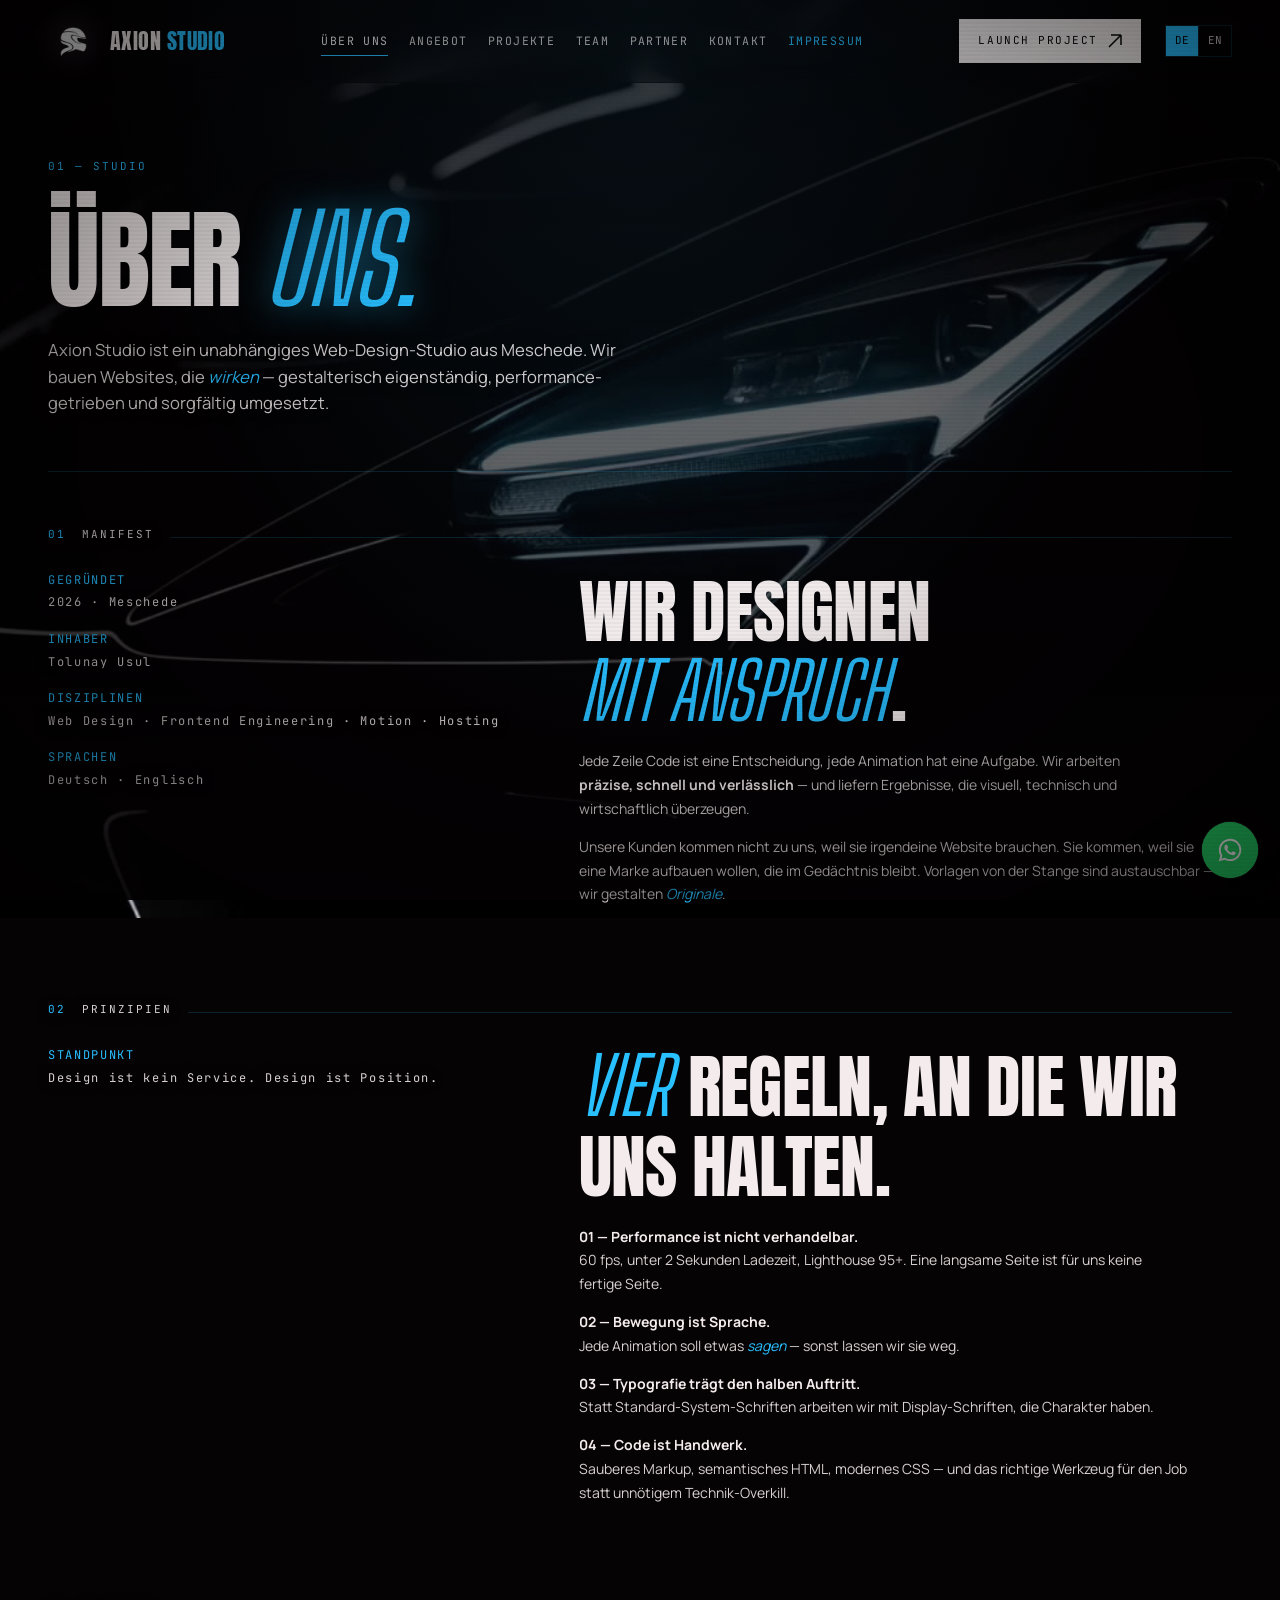
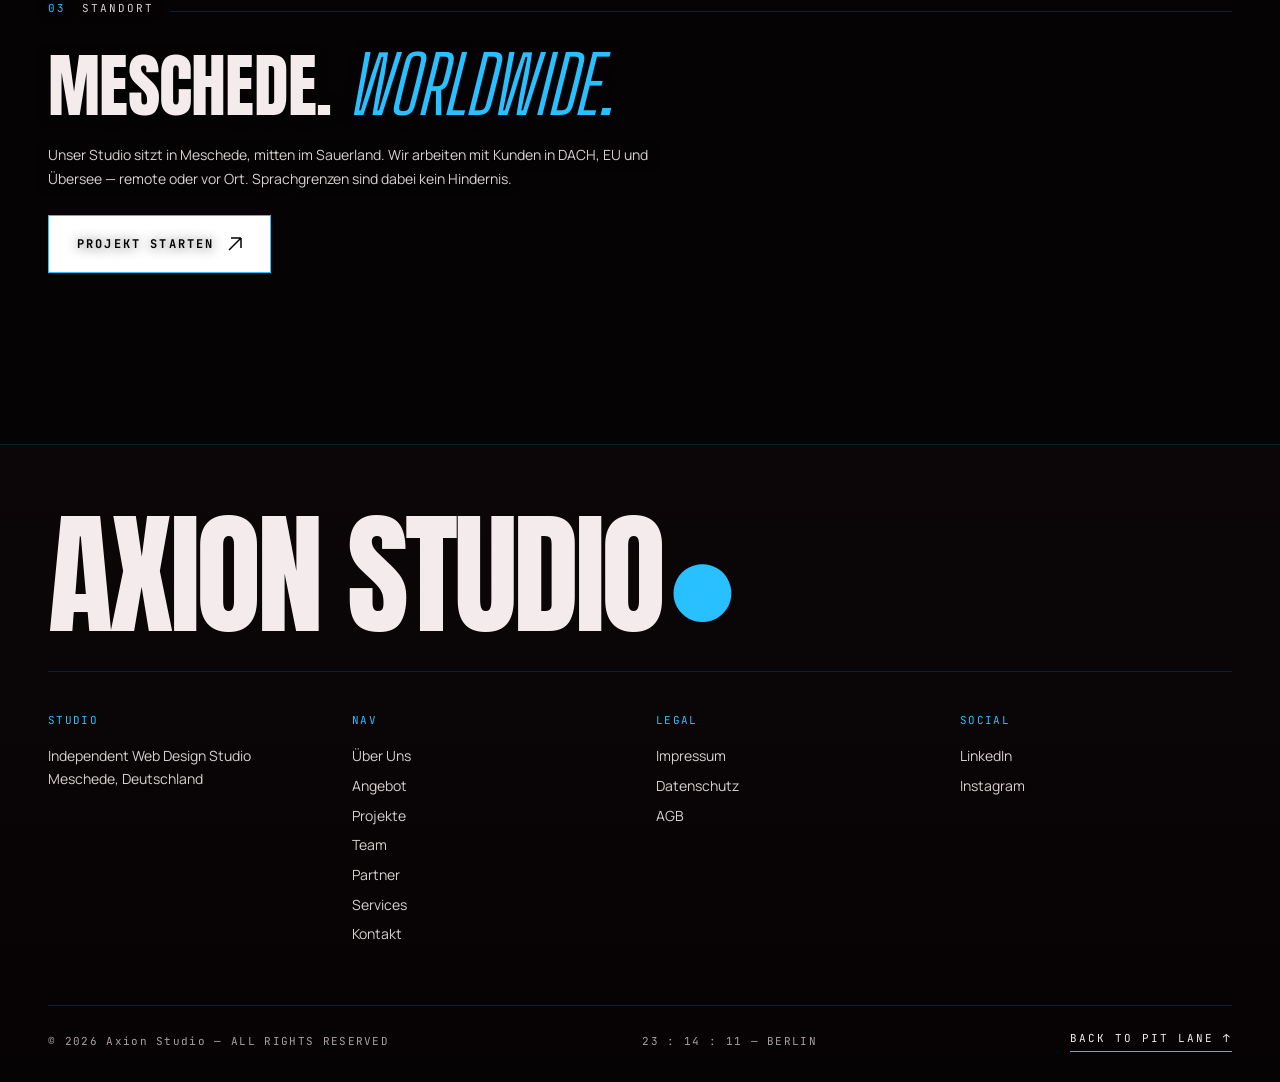
<file: about.html>
<!DOCTYPE html>
<html lang="de">
<head>
  <meta charset="UTF-8" />
  <meta name="viewport" content="width=device-width, initial-scale=1.0" />
  <meta http-equiv="Content-Security-Policy" content="default-src 'self'; script-src 'self' https://static.cloudflareinsights.com; style-src 'self' 'unsafe-inline'; img-src 'self' data:; font-src 'self'; media-src 'self'; connect-src 'self' https://qcbarlmhsgupeqwehnwe.supabase.co https://cloudflareinsights.com https://static.cloudflareinsights.com; object-src 'none'; frame-src 'none'; base-uri 'self'; form-action 'self'; upgrade-insecure-requests" />
  <meta name="google-site-verification" content="KVWagdKwjMBX_V4pYuZyJR6mR2KfFpNBnR5O7Z0sQBQ" />
  <title>Über Uns — Webdesign Meschede | Axion Studio</title>
  <meta name="description" content="Axion Studio — unabhängiges Webdesign-Studio aus Meschede (Sauerland). Aggressive, performance-getriebene Websites für Marken, die auffallen wollen." />
  <link rel="canonical" href="https://axion-studio.de/about.html" />
  <meta name="robots" content="index, follow" />
  <meta name="author" content="Tolunay Usul" />
  <meta name="theme-color" content="#060305" />
  <meta property="og:type" content="website" />
  <meta property="og:site_name" content="Axion Studio" />
  <meta property="og:locale" content="de_DE" />
  <meta property="og:title" content="Über Uns — Webdesign Meschede | Axion Studio" />
  <meta property="og:description" content="Axion Studio — unabhängiges Webdesign-Studio aus Meschede (Sauerland). Aggressive, performance-getriebene Websites für Marken, die auffallen wollen." />
  <meta property="og:url" content="https://axion-studio.de/about.html" />
  <meta property="og:image" content="https://axion-studio.de/assets/images/og-cover.jpg" />
  <meta property="og:image:width" content="1200" />
  <meta property="og:image:height" content="630" />
  <meta property="og:image:alt" content="Axion Studio — Webdesign &amp; Webentwicklung aus Meschede" />
  <meta name="twitter:card" content="summary_large_image" />
  <meta name="twitter:title" content="Über Uns — Webdesign Meschede | Axion Studio" />
  <meta name="twitter:description" content="Axion Studio — unabhängiges Webdesign-Studio aus Meschede (Sauerland). Aggressive, performance-getriebene Websites für Marken, die auffallen wollen." />
  <meta name="twitter:image" content="https://axion-studio.de/assets/images/og-cover.jpg" />
  <script type="application/ld+json">
  {
    "@context": "https://schema.org",
    "@type": "BreadcrumbList",
    "itemListElement": [
      { "@type": "ListItem", "position": 1, "name": "Start", "item": "https://axion-studio.de/" },
      { "@type": "ListItem", "position": 2, "name": "Über Uns", "item": "https://axion-studio.de/about.html" }
    ]
  }
  </script>
  <link rel="icon" type="image/png" sizes="any" href="assets/images/favicon.png?v=20260616a" />
  <link rel="apple-touch-icon" href="assets/images/favicon.png?v=20260616a" />
  <link rel="manifest" href="/site.webmanifest" />
  <link rel="preload" href="assets/fonts/anton-v27-latin.woff2" as="font" type="font/woff2" crossorigin />
  <link rel="stylesheet" href="assets/css/style.css?v=20260831b" />
</head>
<body class="theme-cool">
  <a class="skip-link" href="#content">Zum Inhalt springen</a>
  <!-- FULL-PAGE infinite PING-PONG background (forward → reverse → forward …).
       The clip is a pre-rendered boomerang (forward + reversed frames baked in),
       so a native loop gives seamless back-and-forth playback — no JS, no stutter,
       reliable on iOS (negative playbackRate isn't supported cross-browser). -->
  <div class="bg-loop" aria-hidden="true">
    <video class="bg-loop__video" style="--poster:url(&quot;/assets/images/about-poster.jpg?v=20260726l&quot;);--poster-mobile:url(&quot;/assets/images/about-poster-mobile.jpg?v=20260726l&quot;)" autoplay loop muted playsinline preload="auto">
      <!-- Desktop-Quelle ZUERST: ein Browser der media ignoriert nimmt die erste
           passende Quelle und verhaelt sich wie bisher. Der Mobile-Clip ist der
           Ausschnitt, den object-fit:cover auf dem Handy ohnehin zeigt. -->
      <source src="assets/video/about-boomerang.mp4?v=20260726j" type="video/mp4" media="(min-width: 901px)" />
      <source src="assets/video/about-boomerang-mobile.mp4?v=20260726j" type="video/mp4" media="(max-width: 900px)" />
      <source src="assets/video/about-boomerang.mp4?v=20260726j" type="video/mp4" />
    </video>
  </div>
  <div class="bg-scroll-tint" aria-hidden="true"></div>

  <div class="noise" aria-hidden="true"></div>
  <div class="scanlines" aria-hidden="true"></div>
  <div class="vignette" aria-hidden="true"></div>

  <header class="nav is-scrolled" id="nav">
    <a href="/" class="nav__logo" aria-label="Axion Studio — Startseite">
      <span class="nav__logo-mark" aria-hidden="true">
        <img src="assets/images/logo.png?v=2" alt="" />
      </span>
      <span class="nav__logo-text">Axion<span> Studio</span></span>
    </a>
    <nav class="nav__links">
      <a href="about.html"     data-link class="is-active">Über Uns</a>
      <a href="angebot.html"   data-link>Angebot</a>
      <a href="projekte.html"  data-link>Projekte</a>
      <a href="team.html"      data-link>Team</a>
      <a href="partner.html"   data-link>Partner</a>
      <a href="kontakt.html"   data-link>Kontakt</a>
      
      <a href="impressum.html" data-link class="nav__sub">Impressum</a>
    </nav>
    <a href="kontakt.html" class="nav__cta" data-magnetic>
      <span>Launch Project</span>
      <svg width="14" height="14" viewBox="0 0 14 14" fill="none"><path d="M1 13L13 1M13 1H3M13 1V11" stroke="currentColor" stroke-width="1.5"/></svg>
    </a>
    <div class="lang-toggle" role="group" aria-label="Sprache / Language"><button type="button" class="lang-toggle__opt is-active" data-lang="de">DE</button><button type="button" class="lang-toggle__opt" data-lang="en">EN</button></div>
    <button class="nav__burger" id="navBurger" aria-label="Menü öffnen" aria-expanded="false">
      <span></span><span></span><span></span>
    </button>
  </header>

  <div class="mobile-nav" id="mobileNav" aria-hidden="true">
    <div class="mobile-nav__brand" aria-hidden="true">
      <img src="assets/images/logo.png?v=2" alt="" />
    </div>
    <nav class="mobile-nav__links">
      <a href="about.html"     data-mobile-link><em>Über Uns</em></a>
      <a href="angebot.html"   data-mobile-link><em>Angebot</em></a>
      <a href="projekte.html"  data-mobile-link><em>Projekte</em></a>
      <a href="team.html"      data-mobile-link><em>Team</em></a>
      <a href="partner.html"   data-mobile-link><em>Partner</em></a>
      <a href="kontakt.html"   data-mobile-link><em>Kontakt</em></a>
    </nav>
    <div class="mobile-nav__foot">
      <span class="mono">MESCHEDE · DE</span>
      <a href="mailto:info@axion-studio.de" class="mono">info@axion-studio.de</a>
    </div>
  </div>

  <main class="page" id="content">
    <header class="page-hero">
      <span class="page-hero__kicker">01 — STUDIO</span>
      <h1 class="page-hero__title">Über <em>Uns.</em></h1>
      <p class="page-hero__lead">
        Axion Studio ist ein unabhängiges Web-Design-Studio aus Meschede.
        Wir bauen Websites, die <em>wirken</em> — gestalterisch eigenständig,
        performance-getrieben und sorgfältig umgesetzt.
      </p>
    </header>

    <!-- 3D SHOWCASE — Meshy-generated model, interactive
         TEMPORARILY DISABLED (user request). To re-enable: remove this
         comment wrapper AND the one around the Three.js scripts at the
         bottom of this file.
    <section class="model-stage" id="modelStage">
      <div class="model-stage__inner">
        <canvas class="model-stage__canvas" id="modelCanvas" aria-hidden="true"></canvas>

        <div class="model-stage__hud model-stage__hud--tl">
          <span class="mono">MODEL · ATM-01</span>
          <span class="mono">FMT <em>GLB · 1.16 MB</em></span>
        </div>
        <div class="model-stage__hud model-stage__hud--tr">
          <span class="mono">ROT <em id="modelRot">000°</em></span>
          <span class="mono">VEL <em id="modelVel">0.6×</em></span>
          <span class="mono">SCRL <em id="modelScr">0%</em></span>
        </div>

        <div class="model-stage__head">
          <span class="num mono">3D · INTERACTIVE</span>
          <span class="mono">— TRAGER · UNSER ZEICHEN</span>
        </div>

        <div class="model-stage__loader" id="modelLoader">
          <span class="mono">LOADING MODEL...</span>
          <div class="model-stage__loader-bar"><span></span></div>
        </div>

        <div class="model-stage__legend">
          <span class="mono">↓ SCROLL TO ROTATE</span>
          <span class="mono">↻ DRAG TO ORBIT</span>
          <span class="mono">— MOVE MOUSE FOR PARALLAX</span>
        </div>
      </div>
    </section>
    -->



    <section class="page-section">
      <div class="page-section__head">
        <span class="num">01</span>
        <span>Manifest</span>
        <span class="line"></span>
      </div>
      <div class="page-grid">
        <dl class="page-grid__meta">
          <dt>Gegründet</dt>
          <dd>2026 · Meschede</dd>
          <dt>Inhaber</dt>
          <dd>Tolunay Usul</dd>
          <dt>Disziplinen</dt>
          <dd>Web Design · Frontend Engineering · Motion · Hosting</dd>
          <dt>Sprachen</dt>
          <dd>Deutsch · Englisch</dd>
        </dl>
        <div>
          <h2>Wir designen<br/><em>mit Anspruch</em>.</h2>
          <p>
            Jede Zeile Code ist eine Entscheidung, jede Animation hat eine Aufgabe.
            Wir arbeiten <strong>präzise, schnell und verlässlich</strong> — und liefern
            Ergebnisse, die visuell, technisch und wirtschaftlich überzeugen.
          </p>
          <p>
            Unsere Kunden kommen nicht zu uns, weil sie irgendeine Website brauchen.
            Sie kommen, weil sie eine Marke aufbauen wollen, die im Gedächtnis bleibt.
            Vorlagen von der Stange sind austauschbar — wir gestalten <em>Originale</em>.
          </p>
        </div>
      </div>
    </section>

    <section class="page-section">
      <div class="page-section__head">
        <span class="num">02</span>
        <span>Prinzipien</span>
        <span class="line"></span>
      </div>
      <div class="page-grid">
        <dl class="page-grid__meta">
          <dt>Standpunkt</dt>
          <dd>Design ist kein Service. Design ist Position.</dd>
        </dl>
        <div>
          <h2><em>Vier</em> Regeln, an die wir uns halten.</h2>
          <p><strong>01 — Performance ist nicht verhandelbar.</strong><br/>
            60 fps, unter 2 Sekunden Ladezeit, Lighthouse 95+. Eine langsame Seite
            ist für uns keine fertige Seite.</p>
          <p><strong>02 — Bewegung ist Sprache.</strong><br/>
            Jede Animation soll etwas <em>sagen</em> — sonst lassen wir sie weg.</p>
          <p><strong>03 — Typografie trägt den halben Auftritt.</strong><br/>
            Statt Standard-System-Schriften arbeiten wir mit Display-Schriften,
            die Charakter haben.</p>
          <p><strong>04 — Code ist Handwerk.</strong><br/>
            Sauberes Markup, semantisches HTML, modernes CSS — und das richtige
            Werkzeug für den Job statt unnötigem Technik-Overkill.</p>
        </div>
      </div>
    </section>

    <section class="page-section">
      <div class="page-section__head">
        <span class="num">03</span>
        <span>Standort</span>
        <span class="line"></span>
      </div>
      <h2>Meschede. <em>Worldwide.</em></h2>
      <p>
        Unser Studio sitzt in Meschede, mitten im Sauerland. Wir arbeiten mit Kunden
        in DACH, EU und Übersee — remote oder vor Ort. Sprachgrenzen sind dabei
        kein Hindernis.
      </p>
      <p style="margin-top: 24px;">
        <a href="kontakt.html" class="btn btn--primary" style="text-decoration: none;" data-magnetic>
          <span>Projekt starten</span>
          <svg width="14" height="14" viewBox="0 0 14 14" fill="none"><path d="M1 13L13 1M13 1H3M13 1V11" stroke="currentColor" stroke-width="1.5"/></svg>
        </a>
      </p>
    </section>
  </main>

  <footer class="footer">
    <div class="footer__top">
      <h2 class="footer__giant">Axion Studio<span class="dot">●</span></h2>
    </div>
    <div class="footer__grid">
      <div class="footer__col">
        <span class="mono">STUDIO</span>
        <p><span data-cms="footer.studio">Independent Web Design Studio</span><br/><span data-cms="footer.location">Meschede, Deutschland</span></p>
      </div>
      <div class="footer__col">
        <span class="mono">NAV</span>
        <a href="about.html">Über Uns</a>
        <a href="angebot.html">Angebot</a>
        <a href="projekte.html">Projekte</a>
        <a href="team.html">Team</a>
        <a href="partner.html">Partner</a>
        <a href="/#services">Services</a>
        <a href="kontakt.html">Kontakt</a>
      </div>
      <div class="footer__col">
        <span class="mono">LEGAL</span>
        <a href="impressum.html">Impressum</a>
        <a href="impressum.html#datenschutz">Datenschutz</a>
        <a href="impressum.html#agb">AGB</a>
      </div>
      <div class="footer__col">
        <span class="mono">SOCIAL</span>
        <a href="https://www.linkedin.com/in/tolunay-usul-62949a325/" target="_blank" rel="noopener noreferrer">LinkedIn</a>
        <a href="https://www.instagram.com/axionstudio.de/" target="_blank" rel="noopener noreferrer">Instagram</a>
      </div>
    </div>
    <div class="footer__bottom">
      <span class="mono" data-cms="footer.copyright">© 2026 Axion Studio — ALL RIGHTS RESERVED</span>
      <span class="mono" id="clock">— : — : —</span>
      <a href="/#top" class="footer__top-btn">BACK TO PIT LANE ↑</a>
    </div>
  </footer>

  <script src="assets/js/vendor/gsap.min.js?v=20260726p"></script>
  <script src="assets/js/vendor/lenis.min.js?v=20260726p"></script>
  <script src="assets/js/main.js?v=20260726n"></script>
  <script src="assets/js/content.js?v=20260831b"></script>
  <script src="assets/js/i18n.js?v=20260831b"></script>

  <!-- ACHTUNG beim Reaktivieren dieses Blocks (Stand 26.07.2026):
       1. Die Importmap wuerde von der CSP BLOCKIERT — script-src erlaubt kein
          Inline-Script mehr und der frueher dafuer hinterlegte sha256-Hash ist
          entfernt, weil es site-weit kein Inline-Script mehr gibt.
       2. Der <link rel="modulepreload"> VOR der Importmap laesst Firefox die
          Importmap komplett verwerfen (Mozilla Bug 1815180) — genau daran ist
          der Solar-Explorer auf angebot.html gescheitert.
       Richtiger Weg: three.js liegt bereits selbst gehostet unter
       assets/js/vendor/three.module.js. Fuer model.js zusaetzlich die vier
       Addons (GLTFLoader, MeshoptDecoder, RoomEnvironment, Reflector) dorthin
       legen und in model.js mit vollem Pfad importieren — dann entfaellt die
       Importmap ersatzlos, so wie bei solar.js. -->
  <!-- Three.js + GLTFLoader via ESM modules (Meshy GLB renderer).
       TEMPORARILY DISABLED together with the model-stage section above.
       Importmap doesn't support `integrity` per-entry — we lock the
       main three.module.js with modulepreload below; the addons
       chain off the same versioned URL prefix.
  <link
    rel="modulepreload"
    href="https://cdn.jsdelivr.net/npm/three@0.160.0/build/three.module.js"
    integrity="sha384-61S/Nu32S3E5+n+KpCOTb2eRYps6fVKm+9Gz1QBvSePFthb46f063Aa/qe/lykFZ"
    crossorigin="anonymous" />
  <script type="importmap">
  {
    "imports": {
      "three": "https://cdn.jsdelivr.net/npm/three@0.160.0/build/three.module.js",
      "three/addons/": "https://cdn.jsdelivr.net/npm/three@0.160.0/examples/jsm/"
    }
  }
  </script>
  <script type="module" src="assets/js/model.js?v=20260601a"></script>
  -->
  <!-- Cloudflare Web Analytics -->
  <script defer src="https://static.cloudflareinsights.com/beacon.min.js" data-cf-beacon='{"token": "d8266d7c9e09431c88ea4d6ecccccbe1"}'></script>
  <!-- End Cloudflare Web Analytics -->
</body>
</html>
</file>
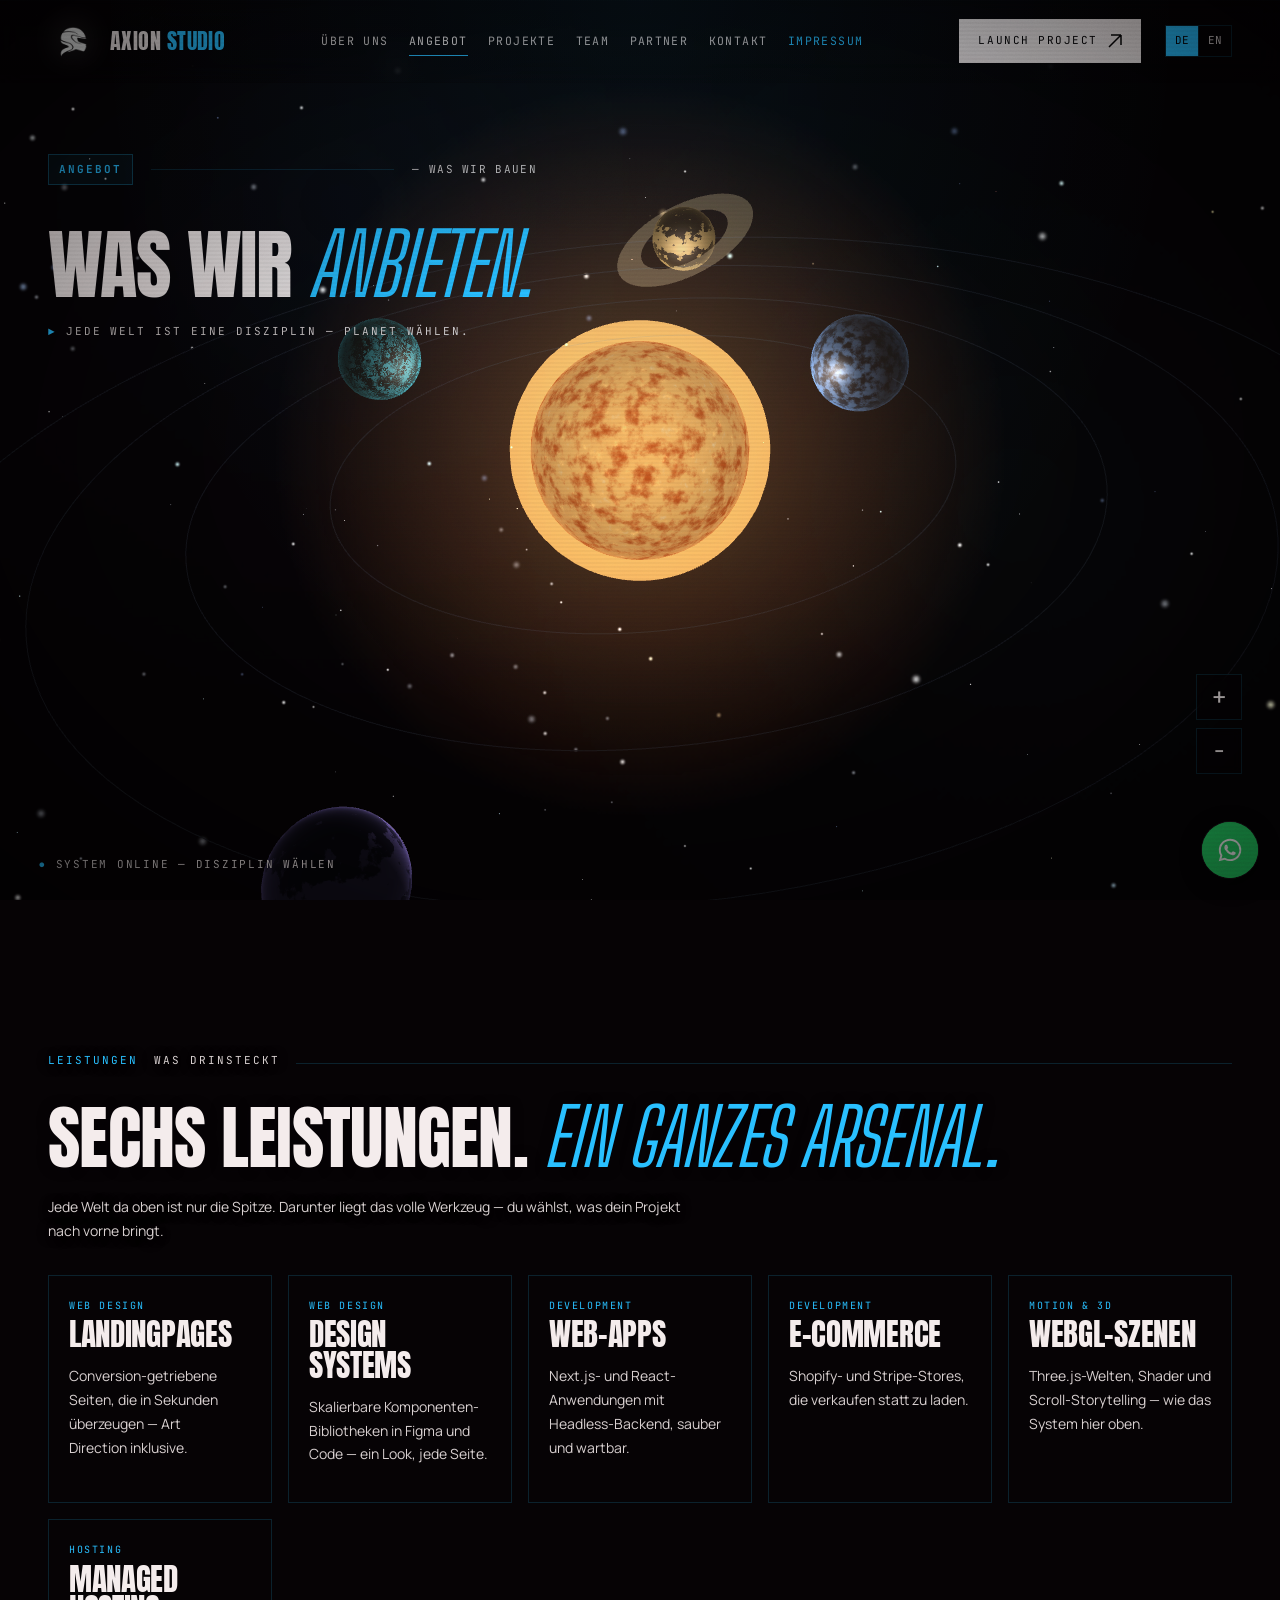
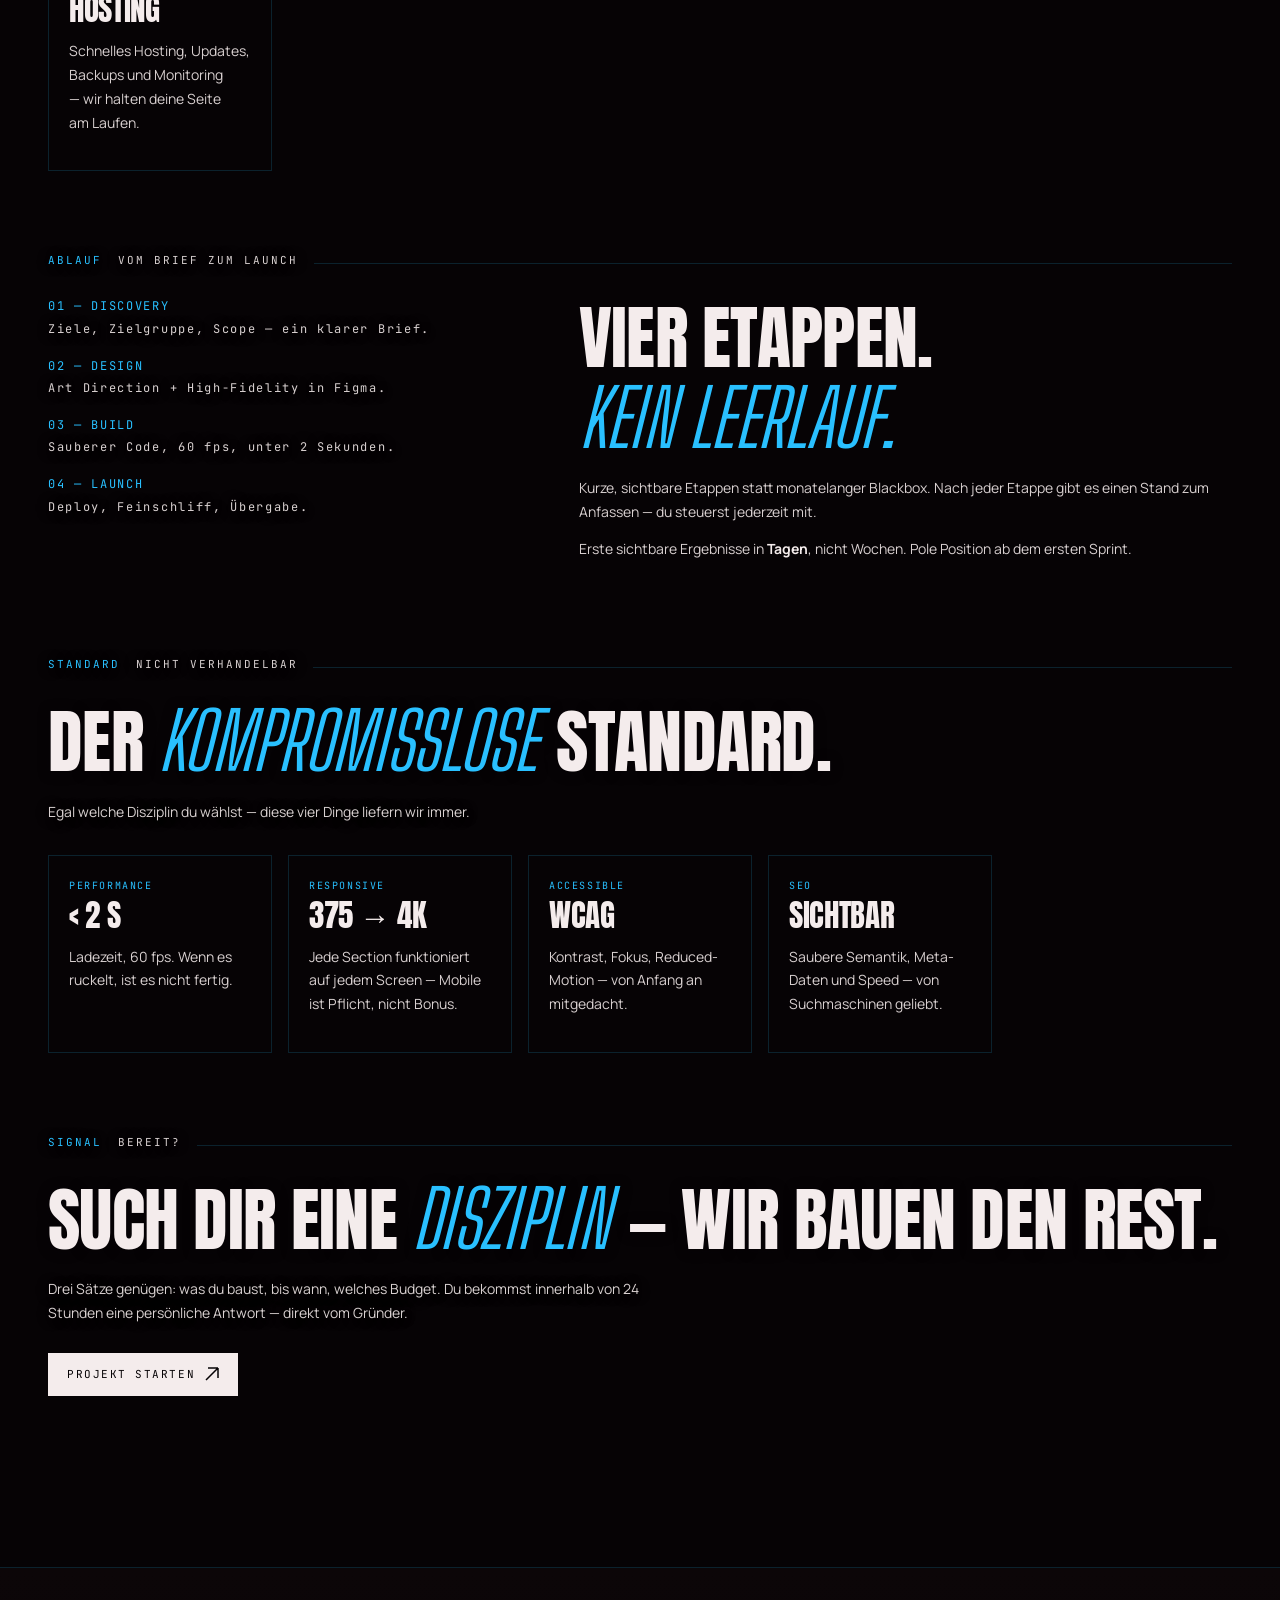
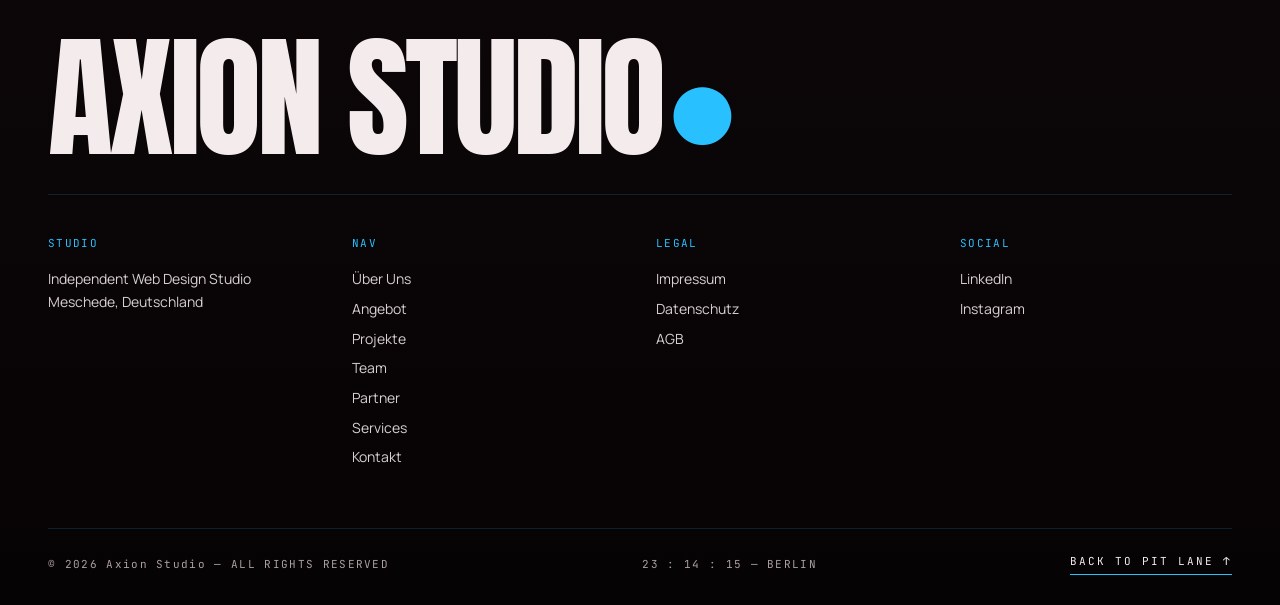
<file: angebot.html>
<!DOCTYPE html>
<html lang="de">
<head>
  <meta charset="UTF-8" />
  <meta name="viewport" content="width=device-width, initial-scale=1.0" />
  <meta http-equiv="Content-Security-Policy" content="default-src 'self'; script-src 'self' https://static.cloudflareinsights.com; style-src 'self' 'unsafe-inline'; img-src 'self' data:; font-src 'self'; media-src 'self'; connect-src 'self' https://qcbarlmhsgupeqwehnwe.supabase.co https://cloudflareinsights.com https://static.cloudflareinsights.com; object-src 'none'; frame-src 'none'; base-uri 'self'; form-action 'self'; upgrade-insecure-requests" />
  <meta name="google-site-verification" content="KVWagdKwjMBX_V4pYuZyJR6mR2KfFpNBnR5O7Z0sQBQ" />
  <title>Leistungen — Webdesign & Entwicklung | Axion Studio</title>
  <meta name="description" content="Web Design, Webentwicklung, Motion &amp; 3D und Hosting aus Meschede. Vier Disziplinen, ein kompromissloser Standard — als interaktives Solarsystem erlebbar." />
  <link rel="canonical" href="https://axion-studio.de/angebot.html" />
  <meta name="robots" content="index, follow" />
  <meta name="author" content="Tolunay Usul" />
  <meta name="theme-color" content="#060305" />
  <meta property="og:type" content="website" />
  <meta property="og:site_name" content="Axion Studio" />
  <meta property="og:locale" content="de_DE" />
  <meta property="og:title" content="Leistungen — Webdesign &amp; Entwicklung | Axion Studio" />
  <meta property="og:description" content="Web Design, Webentwicklung, Motion &amp; 3D und Hosting aus Meschede. Vier Disziplinen, ein kompromissloser Standard — als interaktives Solarsystem erlebbar." />
  <meta property="og:url" content="https://axion-studio.de/angebot.html" />
  <meta property="og:image" content="https://axion-studio.de/assets/images/og-cover.jpg" />
  <meta property="og:image:width" content="1200" />
  <meta property="og:image:height" content="630" />
  <meta property="og:image:alt" content="Axion Studio — Webdesign &amp; Webentwicklung aus Meschede" />
  <meta name="twitter:card" content="summary_large_image" />
  <meta name="twitter:title" content="Leistungen — Webdesign &amp; Entwicklung | Axion Studio" />
  <meta name="twitter:description" content="Web Design, Webentwicklung, Motion &amp; 3D und Hosting aus Meschede. Vier Disziplinen, ein kompromissloser Standard — als interaktives Solarsystem erlebbar." />
  <meta name="twitter:image" content="https://axion-studio.de/assets/images/og-cover.jpg" />
  <script type="application/ld+json">
  {
    "@context": "https://schema.org",
    "@graph": [
      {
        "@type": "BreadcrumbList",
        "itemListElement": [
          { "@type": "ListItem", "position": 1, "name": "Start", "item": "https://axion-studio.de/" },
          { "@type": "ListItem", "position": 2, "name": "Leistungen", "item": "https://axion-studio.de/angebot.html" }
        ]
      },
      {
        "@type": "Service",
        "serviceType": "Webdesign & Webentwicklung",
        "provider": { "@id": "https://axion-studio.de/#studio" },
        "areaServed": ["Meschede", "Sauerland", "NRW", "Deutschland"],
        "hasOfferCatalog": {
          "@type": "OfferCatalog",
          "name": "Leistungen",
          "itemListElement": [
            { "@type": "Offer", "itemOffered": { "@type": "Service", "name": "Web Design" } },
            { "@type": "Offer", "itemOffered": { "@type": "Service", "name": "Development" } },
            { "@type": "Offer", "itemOffered": { "@type": "Service", "name": "Motion & 3D" } },
            { "@type": "Offer", "itemOffered": { "@type": "Service", "name": "Hosting & Wartung" } }
          ]
        }
      }
    ]
  }
  </script>
  <link rel="icon" type="image/png" sizes="any" href="assets/images/favicon.png?v=20260616a" />
  <link rel="apple-touch-icon" href="assets/images/favicon.png?v=20260616a" />
  <link rel="manifest" href="/site.webmanifest" />
  <link rel="preload" href="assets/fonts/anton-v27-latin.woff2" as="font" type="font/woff2" crossorigin />
  <link rel="stylesheet" href="assets/css/style.css?v=20260831b" />
</head>
<body class="theme-cool">
  <a class="skip-link" href="#content">Zum Inhalt springen</a>
  <div class="noise" aria-hidden="true"></div>
  <div class="scanlines" aria-hidden="true"></div>
  <div class="vignette" aria-hidden="true"></div>

  <header class="nav is-scrolled" id="nav">
    <a href="/" class="nav__logo" aria-label="Axion Studio — Startseite">
      <span class="nav__logo-mark" aria-hidden="true">
        <img src="assets/images/logo.png?v=2" alt="" />
      </span>
      <span class="nav__logo-text">Axion<span> Studio</span></span>
    </a>
    <nav class="nav__links">
      <a href="about.html"     data-link>Über Uns</a>
      <a href="angebot.html"   data-link class="is-active">Angebot</a>
      <a href="projekte.html"  data-link>Projekte</a>
      <a href="team.html"      data-link>Team</a>
      <a href="partner.html"   data-link>Partner</a>
      <a href="kontakt.html"   data-link>Kontakt</a>
      
      <a href="impressum.html" data-link class="nav__sub">Impressum</a>
    </nav>
    <a href="kontakt.html" class="nav__cta" data-magnetic>
      <span>Launch Project</span>
      <svg width="14" height="14" viewBox="0 0 14 14" fill="none"><path d="M1 13L13 1M13 1H3M13 1V11" stroke="currentColor" stroke-width="1.5"/></svg>
    </a>
    <div class="lang-toggle" role="group" aria-label="Sprache / Language"><button type="button" class="lang-toggle__opt is-active" data-lang="de">DE</button><button type="button" class="lang-toggle__opt" data-lang="en">EN</button></div>
    <button class="nav__burger" id="navBurger" aria-label="Menü öffnen" aria-expanded="false">
      <span></span><span></span><span></span>
    </button>
  </header>

  <div class="mobile-nav" id="mobileNav" aria-hidden="true">
    <div class="mobile-nav__brand" aria-hidden="true">
      <img src="assets/images/logo.png?v=2" alt="" />
    </div>
    <nav class="mobile-nav__links">
      <a href="about.html"     data-mobile-link><em>Über Uns</em></a>
      <a href="angebot.html"   data-mobile-link><em>Angebot</em></a>
      <a href="projekte.html"  data-mobile-link><em>Projekte</em></a>
      <a href="team.html"      data-mobile-link><em>Team</em></a>
      <a href="partner.html"   data-mobile-link><em>Partner</em></a>
      <a href="kontakt.html"   data-mobile-link><em>Kontakt</em></a>
    </nav>
    <div class="mobile-nav__foot">
      <span class="mono">MESCHEDE · DE</span>
      <a href="mailto:info@axion-studio.de" class="mono">info@axion-studio.de</a>
    </div>
  </div>

  <!-- SOLAR OFFER EXPLORER — 4 planets = the four disciplines, sun = the standard -->
  <main id="content">
    <section class="services services--solar services--solar-page" id="services" aria-label="Was wir anbieten">
      <canvas class="solar-section-canvas" id="solarCanvas" aria-hidden="true"></canvas>
      <svg class="solar-link" id="solarLink" aria-hidden="true" xmlns="http://www.w3.org/2000/svg">
        <line id="solarLinkLine" x1="0" y1="0" x2="0" y2="0" />
        <circle id="solarLinkDot" cx="-20" cy="-20" r="5" />
        <circle id="solarLinkDot2" cx="-20" cy="-20" r="6" />
      </svg>

      <div class="services__intro">
        <div class="section-head">
          <span class="section-num">ANGEBOT</span>
          <span class="section-line"></span>
          <span class="mono">— WAS WIR BAUEN</span>
        </div>
        <h1 class="services__title">
          Was wir <em>anbieten.</em>
        </h1>
        <p class="services__cue mono"><b>&#9658;</b> Jede Welt ist eine Disziplin — Planet w&auml;hlen.</p>
      </div>

      <aside class="solar-panel" id="solarPanel" aria-hidden="true">
        <button class="solar-panel__back mono" id="solarBack" aria-label="Zurück zum System">&larr; Zur&uuml;ck</button>
        <button class="solar-panel__close" id="solarClose" aria-label="Info schliessen">&times;</button>
        <div class="solar-panel__lockbar"><b></b> TARGET LOCK <i></i> ATM-SYS</div>
        <span class="solar-panel__kicker mono" id="solarKicker"></span>
        <h3 class="solar-panel__title" id="solarTitle"></h3>
        <dl class="solar-panel__meta">
          <div><dt>Disziplin</dt><dd id="solarMetaOrbit">&mdash;</dd></div>
        </dl>
        <p class="solar-panel__text" id="solarText"></p>
        <a class="solar-panel__cta mono" id="solarCta" href="kontakt.html"></a>
      </aside>
      <div class="solar-hint mono" id="solarHint"><b>&#9679;</b> <span id="solarHintText">SYSTEM ONLINE &mdash; DISZIPLIN W&Auml;HLEN</span></div>
      <div class="solar-zoom" role="group" aria-label="Zoom">
        <button type="button" class="solar-zoom__btn" id="solarZoomIn" aria-label="Heranzoomen">+</button>
        <button type="button" class="solar-zoom__btn" id="solarZoomOut" aria-label="Herauszoomen">&minus;</button>
      </div>
    </section>

    <div class="page">
      <!-- LEISTUNGEN — the full toolset behind the four worlds -->
      <section class="page-section">
        <div class="page-section__head">
          <span class="num">LEISTUNGEN</span>
          <span>Was drinsteckt</span>
          <span class="line"></span>
        </div>
        <h2>Sechs Leistungen. <em>Ein ganzes Arsenal.</em></h2>
        <p>Jede Welt da oben ist nur die Spitze. Darunter liegt das volle Werkzeug — du wählst, was dein Projekt nach vorne bringt.</p>
        <div class="partner-grid" style="margin-top: 32px;">
          <article class="partner-card">
            <span class="partner-card__cat">WEB DESIGN</span>
            <span class="partner-card__name">Landingpages</span>
            <p class="partner-card__desc">Conversion-getriebene Seiten, die in Sekunden überzeugen — Art Direction inklusive.</p>
          </article>
          <article class="partner-card">
            <span class="partner-card__cat">WEB DESIGN</span>
            <span class="partner-card__name">Design Systems</span>
            <p class="partner-card__desc">Skalierbare Komponenten-Bibliotheken in Figma und Code — ein Look, jede Seite.</p>
          </article>
          <article class="partner-card">
            <span class="partner-card__cat">DEVELOPMENT</span>
            <span class="partner-card__name">Web-Apps</span>
            <p class="partner-card__desc">Next.js- und React-Anwendungen mit Headless-Backend, sauber und wartbar.</p>
          </article>
          <article class="partner-card">
            <span class="partner-card__cat">DEVELOPMENT</span>
            <span class="partner-card__name">E-Commerce</span>
            <p class="partner-card__desc">Shopify- und Stripe-Stores, die verkaufen statt zu laden.</p>
          </article>
          <article class="partner-card">
            <span class="partner-card__cat">MOTION &amp; 3D</span>
            <span class="partner-card__name">WebGL-Szenen</span>
            <p class="partner-card__desc">Three.js-Welten, Shader und Scroll-Storytelling — wie das System hier oben.</p>
          </article>
          <article class="partner-card">
            <span class="partner-card__cat">HOSTING</span>
            <span class="partner-card__name">Managed Hosting</span>
            <p class="partner-card__desc">Schnelles Hosting, Updates, Backups und Monitoring — wir halten deine Seite am Laufen.</p>
          </article>
        </div>
      </section>

      <!-- ABLAUF — how a project runs -->
      <section class="page-section">
        <div class="page-section__head">
          <span class="num">ABLAUF</span>
          <span>Vom Brief zum Launch</span>
          <span class="line"></span>
        </div>
        <div class="page-grid">
          <dl class="page-grid__meta">
            <dt>01 — Discovery</dt>
            <dd>Ziele, Zielgruppe, Scope — ein klarer Brief.</dd>
            <dt>02 — Design</dt>
            <dd>Art Direction + High-Fidelity in Figma.</dd>
            <dt>03 — Build</dt>
            <dd>Sauberer Code, 60 fps, unter 2 Sekunden.</dd>
            <dt>04 — Launch</dt>
            <dd>Deploy, Feinschliff, Übergabe.</dd>
          </dl>
          <div>
            <h2>Vier Etappen.<br/><em>Kein Leerlauf.</em></h2>
            <p>
              Kurze, sichtbare Etappen statt monatelanger Blackbox. Nach jeder Etappe gibt es
              einen Stand zum Anfassen — du steuerst jederzeit mit.
            </p>
            <p>
              Erste sichtbare Ergebnisse in <strong>Tagen</strong>, nicht Wochen.
              Pole Position ab dem ersten Sprint.
            </p>
          </div>
        </div>
      </section>

      <!-- STANDARD — non-negotiables -->
      <section class="page-section">
        <div class="page-section__head">
          <span class="num">STANDARD</span>
          <span>Nicht verhandelbar</span>
          <span class="line"></span>
        </div>
        <h2>Der <em>kompromisslose</em> Standard.</h2>
        <p>Egal welche Disziplin du wählst — diese vier Dinge liefern wir immer.</p>
        <div class="partner-grid" style="margin-top: 32px;">
          <article class="partner-card">
            <span class="partner-card__cat">PERFORMANCE</span>
            <span class="partner-card__name">&lt; 2 s</span>
            <p class="partner-card__desc">Ladezeit, 60 fps. Wenn es ruckelt, ist es nicht fertig.</p>
          </article>
          <article class="partner-card">
            <span class="partner-card__cat">RESPONSIVE</span>
            <span class="partner-card__name">375 → 4K</span>
            <p class="partner-card__desc">Jede Section funktioniert auf jedem Screen — Mobile ist Pflicht, nicht Bonus.</p>
          </article>
          <article class="partner-card">
            <span class="partner-card__cat">ACCESSIBLE</span>
            <span class="partner-card__name">WCAG</span>
            <p class="partner-card__desc">Kontrast, Fokus, Reduced-Motion — von Anfang an mitgedacht.</p>
          </article>
          <article class="partner-card">
            <span class="partner-card__cat">SEO</span>
            <span class="partner-card__name">Sichtbar</span>
            <p class="partner-card__desc">Saubere Semantik, Meta-Daten und Speed — von Suchmaschinen geliebt.</p>
          </article>
        </div>
      </section>

      <!-- CTA -->
      <section class="page-section">
        <div class="page-section__head">
          <span class="num">SIGNAL</span>
          <span>Bereit?</span>
          <span class="line"></span>
        </div>
        <h2>Such dir eine <em>Disziplin</em> — wir bauen den Rest.</h2>
        <p style="margin-bottom: 28px;">Drei Sätze genügen: was du baust, bis wann, welches Budget. Du bekommst innerhalb von 24 Stunden eine persönliche Antwort — direkt vom Gründer.</p>
        <a href="kontakt.html" class="nav__cta" data-magnetic style="display: inline-flex;">
          <span>Projekt starten</span>
          <svg width="14" height="14" viewBox="0 0 14 14" fill="none"><path d="M1 13L13 1M13 1H3M13 1V11" stroke="currentColor" stroke-width="1.5"/></svg>
        </a>
      </section>
    </div>
  </main>

  <footer class="footer">
    <div class="footer__top">
      <h2 class="footer__giant">Axion Studio<span class="dot">●</span></h2>
    </div>
    <div class="footer__grid">
      <div class="footer__col">
        <span class="mono">STUDIO</span>
        <p><span data-cms="footer.studio">Independent Web Design Studio</span><br/><span data-cms="footer.location">Meschede, Deutschland</span></p>
      </div>
      <div class="footer__col">
        <span class="mono">NAV</span>
        <a href="about.html">Über Uns</a>
        <a href="angebot.html">Angebot</a>
        <a href="projekte.html">Projekte</a>
        <a href="team.html">Team</a>
        <a href="partner.html">Partner</a>
        <a href="/#services">Services</a>
        <a href="kontakt.html">Kontakt</a>
      </div>
      <div class="footer__col">
        <span class="mono">LEGAL</span>
        <a href="impressum.html">Impressum</a>
        <a href="impressum.html#datenschutz">Datenschutz</a>
        <a href="impressum.html#agb">AGB</a>
      </div>
      <div class="footer__col">
        <span class="mono">SOCIAL</span>
        <a href="https://www.linkedin.com/in/tolunay-usul-62949a325/" target="_blank" rel="noopener noreferrer">LinkedIn</a>
        <a href="https://www.instagram.com/axionstudio.de/" target="_blank" rel="noopener noreferrer">Instagram</a>
      </div>
    </div>
    <div class="footer__bottom">
      <span class="mono" data-cms="footer.copyright">© 2026 Axion Studio — ALL RIGHTS RESERVED</span>
      <span class="mono" id="clock">— : — : —</span>
      <a href="/#top" class="footer__top-btn">BACK TO PIT LANE ↑</a>
    </div>
  </footer>

  <script src="assets/js/vendor/gsap.min.js?v=20260726p"></script>
  <script src="assets/js/vendor/lenis.min.js?v=20260726p"></script>
  <script src="assets/js/main.js?v=20260726n"></script>
  <script src="assets/js/content.js?v=20260831b"></script>
  <script src="assets/js/i18n.js?v=20260831b"></script>

  <!-- Solar offer-explorer (ESM). three.js liegt SELBST GEHOSTET unter
       assets/js/vendor/ und wird in solar.js mit vollem Pfad importiert.
       Bewusst KEINE Importmap mehr: Firefox verwirft eine Importmap, die
       nach einem gestarteten modulepreload steht (Mozilla Bug 1815180) -
       der Explorer blieb dort schwarz. Ohne Importmap gibt es auch kein
       Inline-Script mehr, das per CSP-Hash freigegeben werden muesste. -->
  <script type="module" src="assets/js/solar.js?v=20260726o"></script>
  <!-- Cloudflare Web Analytics -->
  <script defer src="https://static.cloudflareinsights.com/beacon.min.js" data-cf-beacon='{"token": "d8266d7c9e09431c88ea4d6ecccccbe1"}'></script>
  <!-- End Cloudflare Web Analytics -->
</body>
</html>
</file>
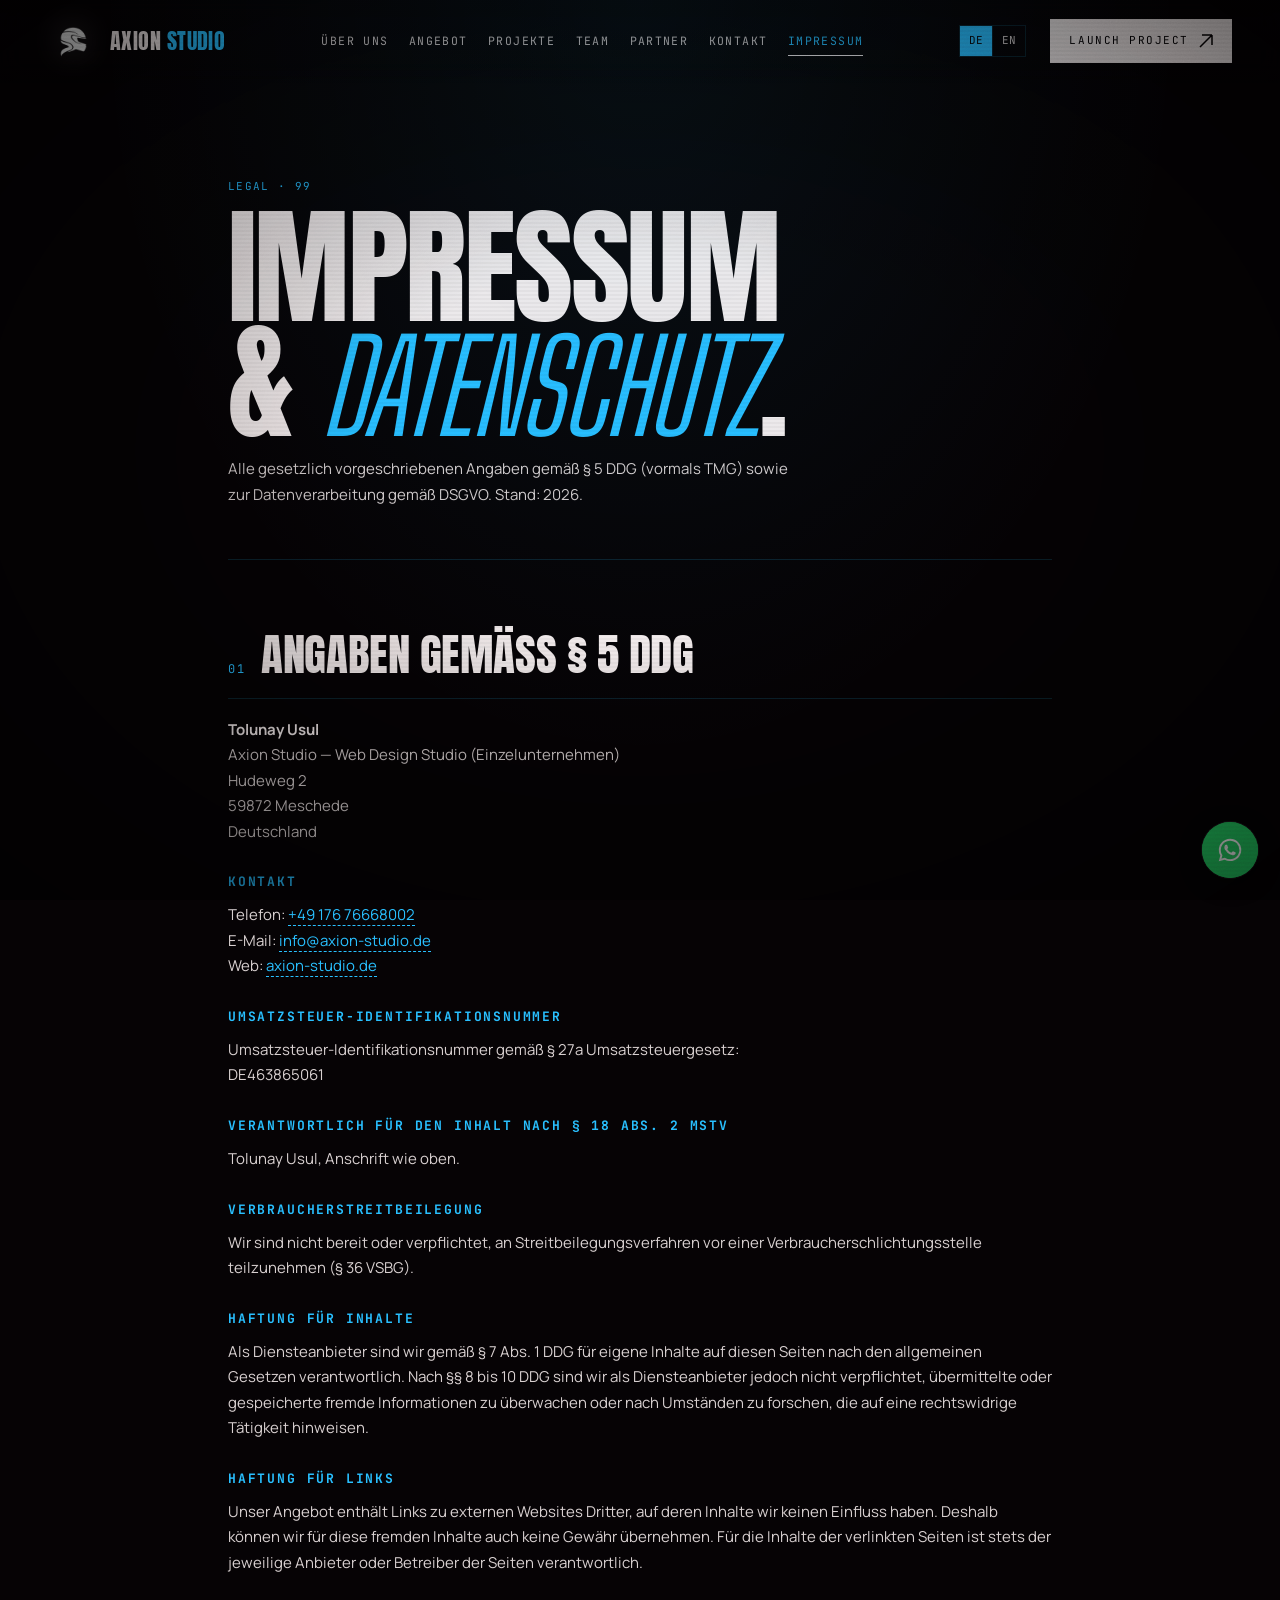
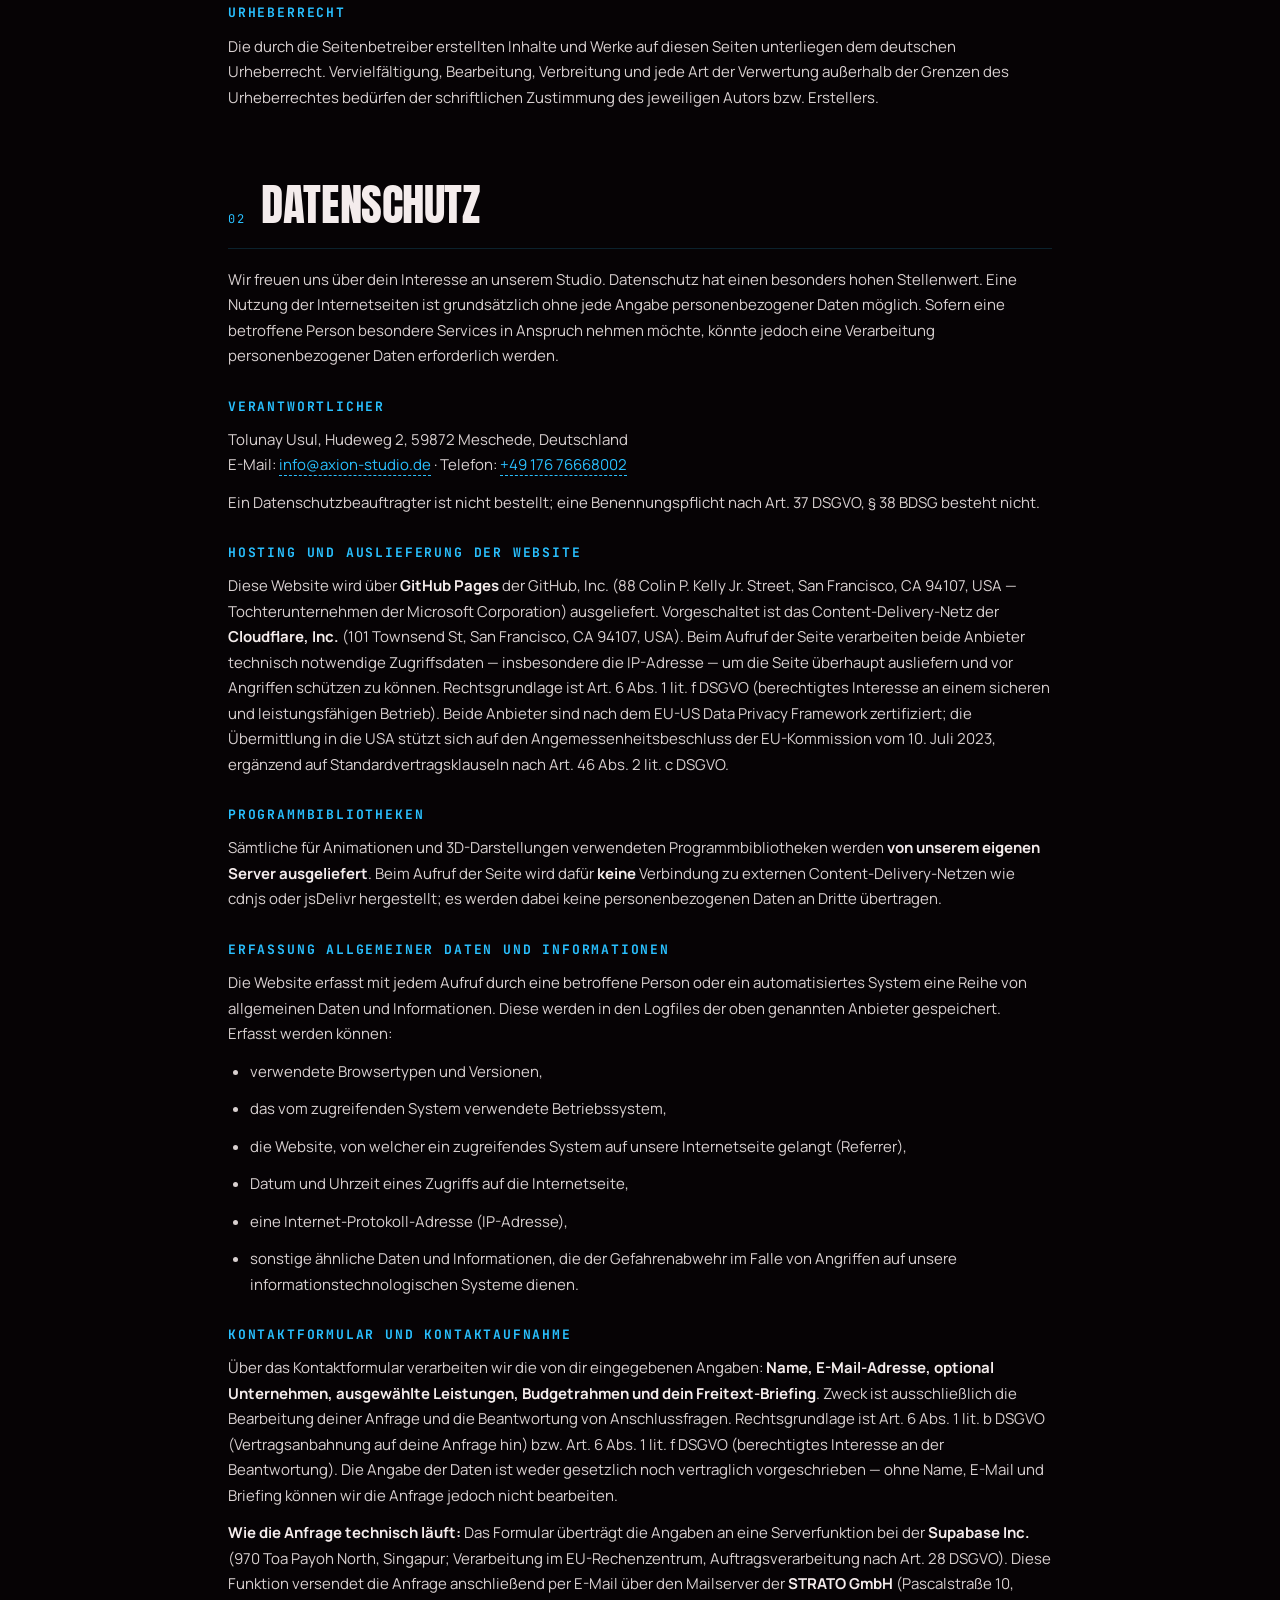
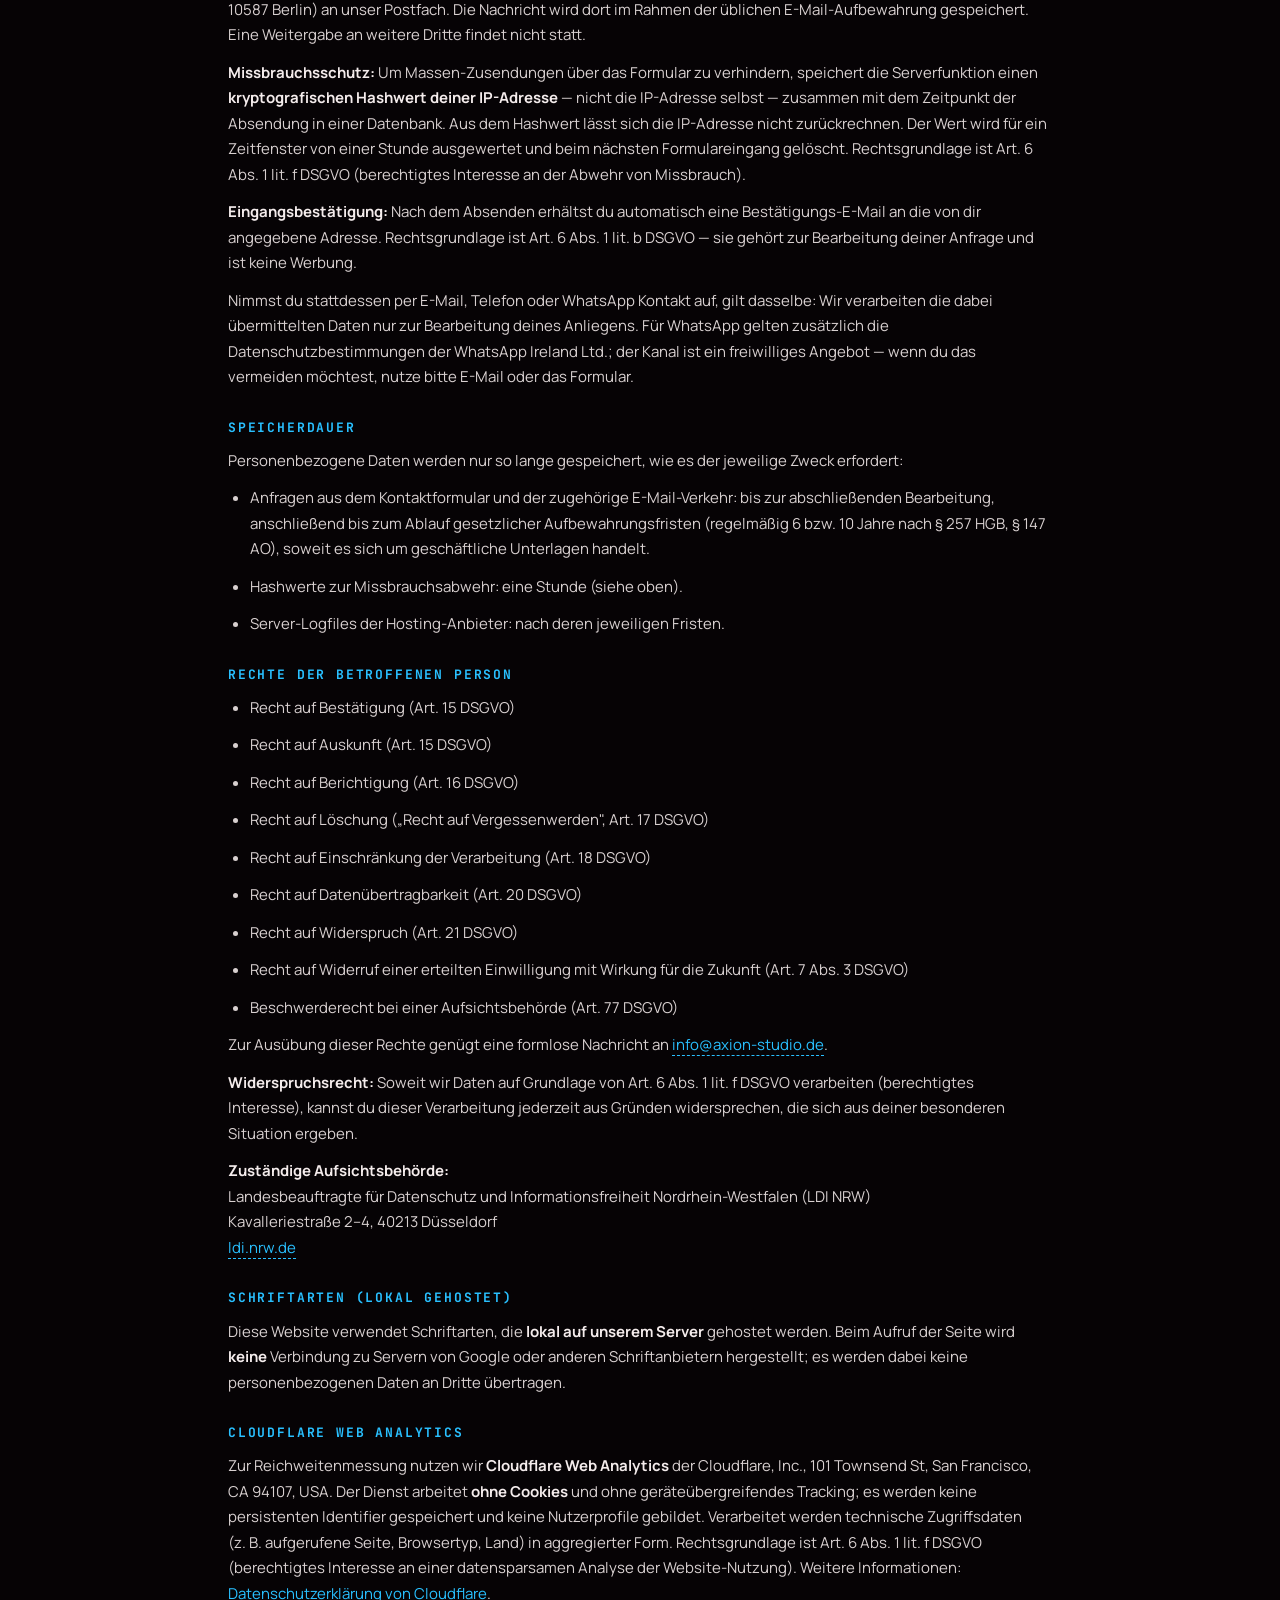
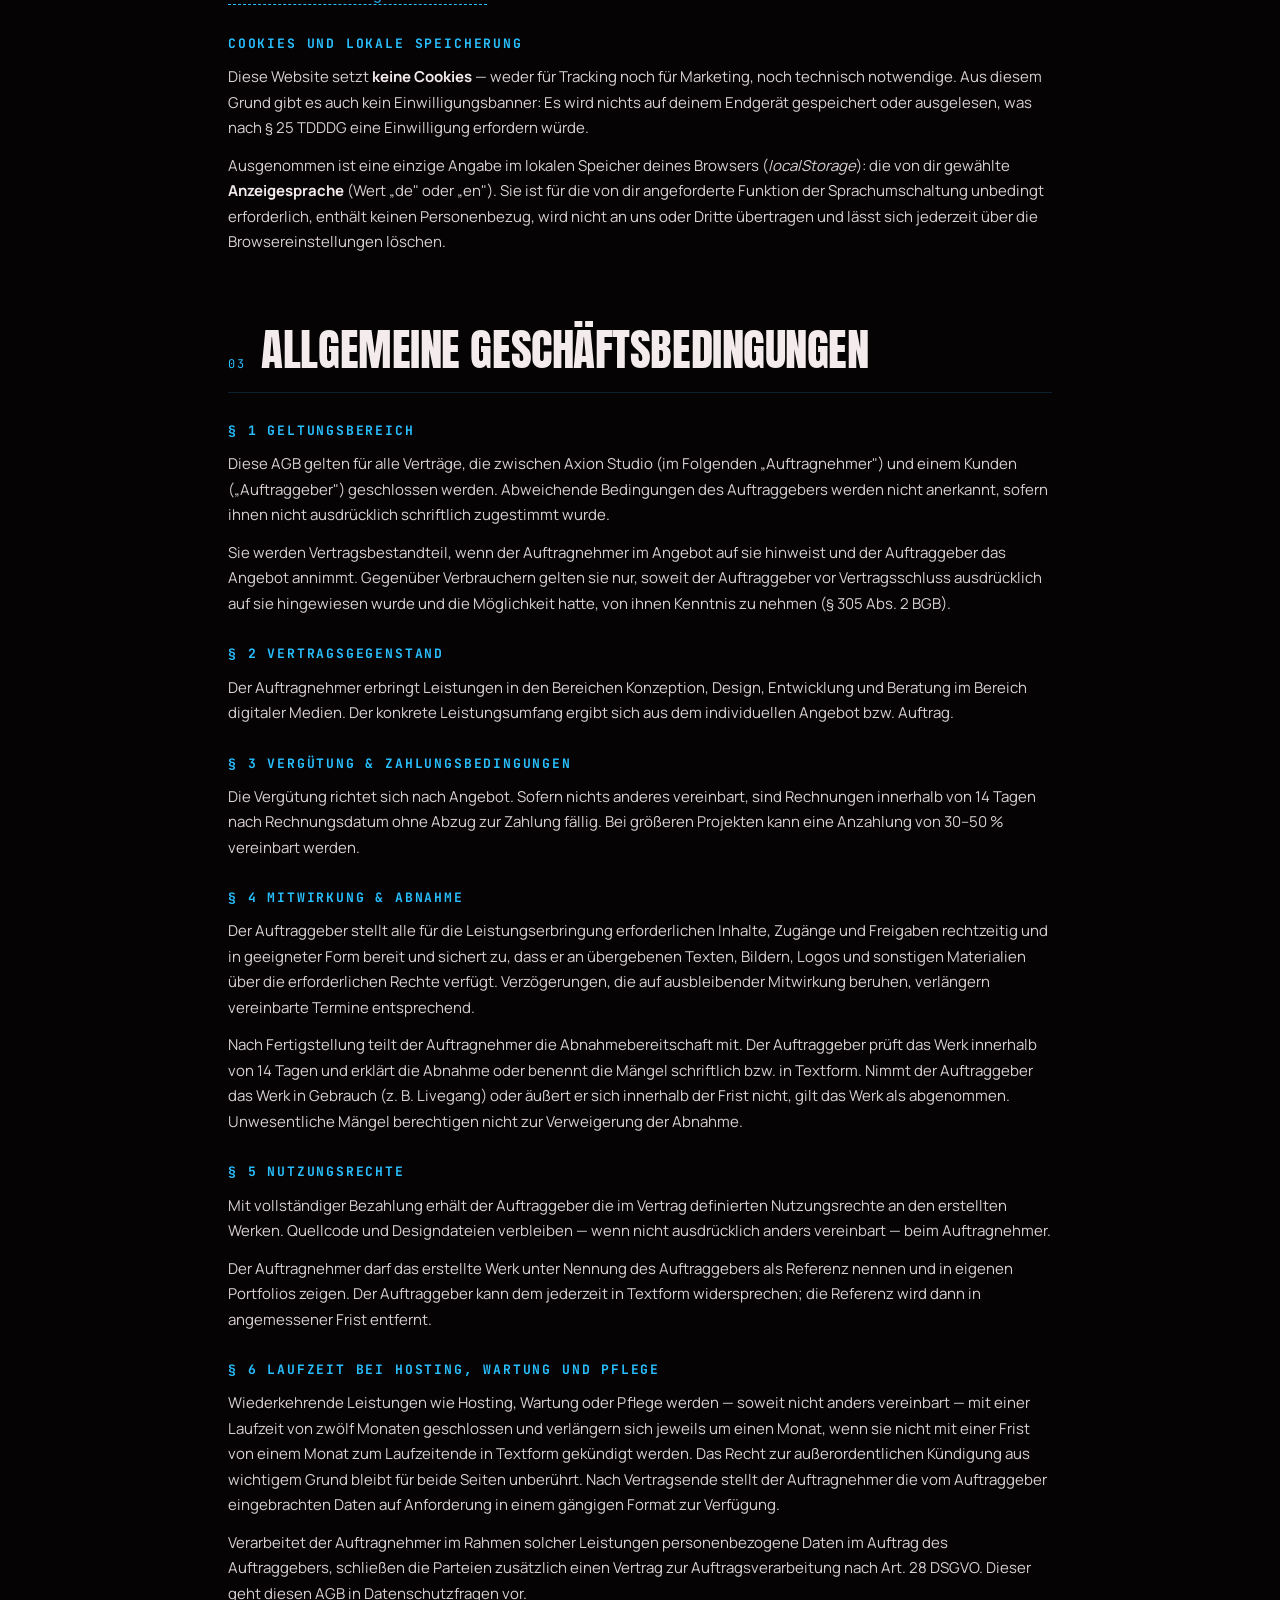
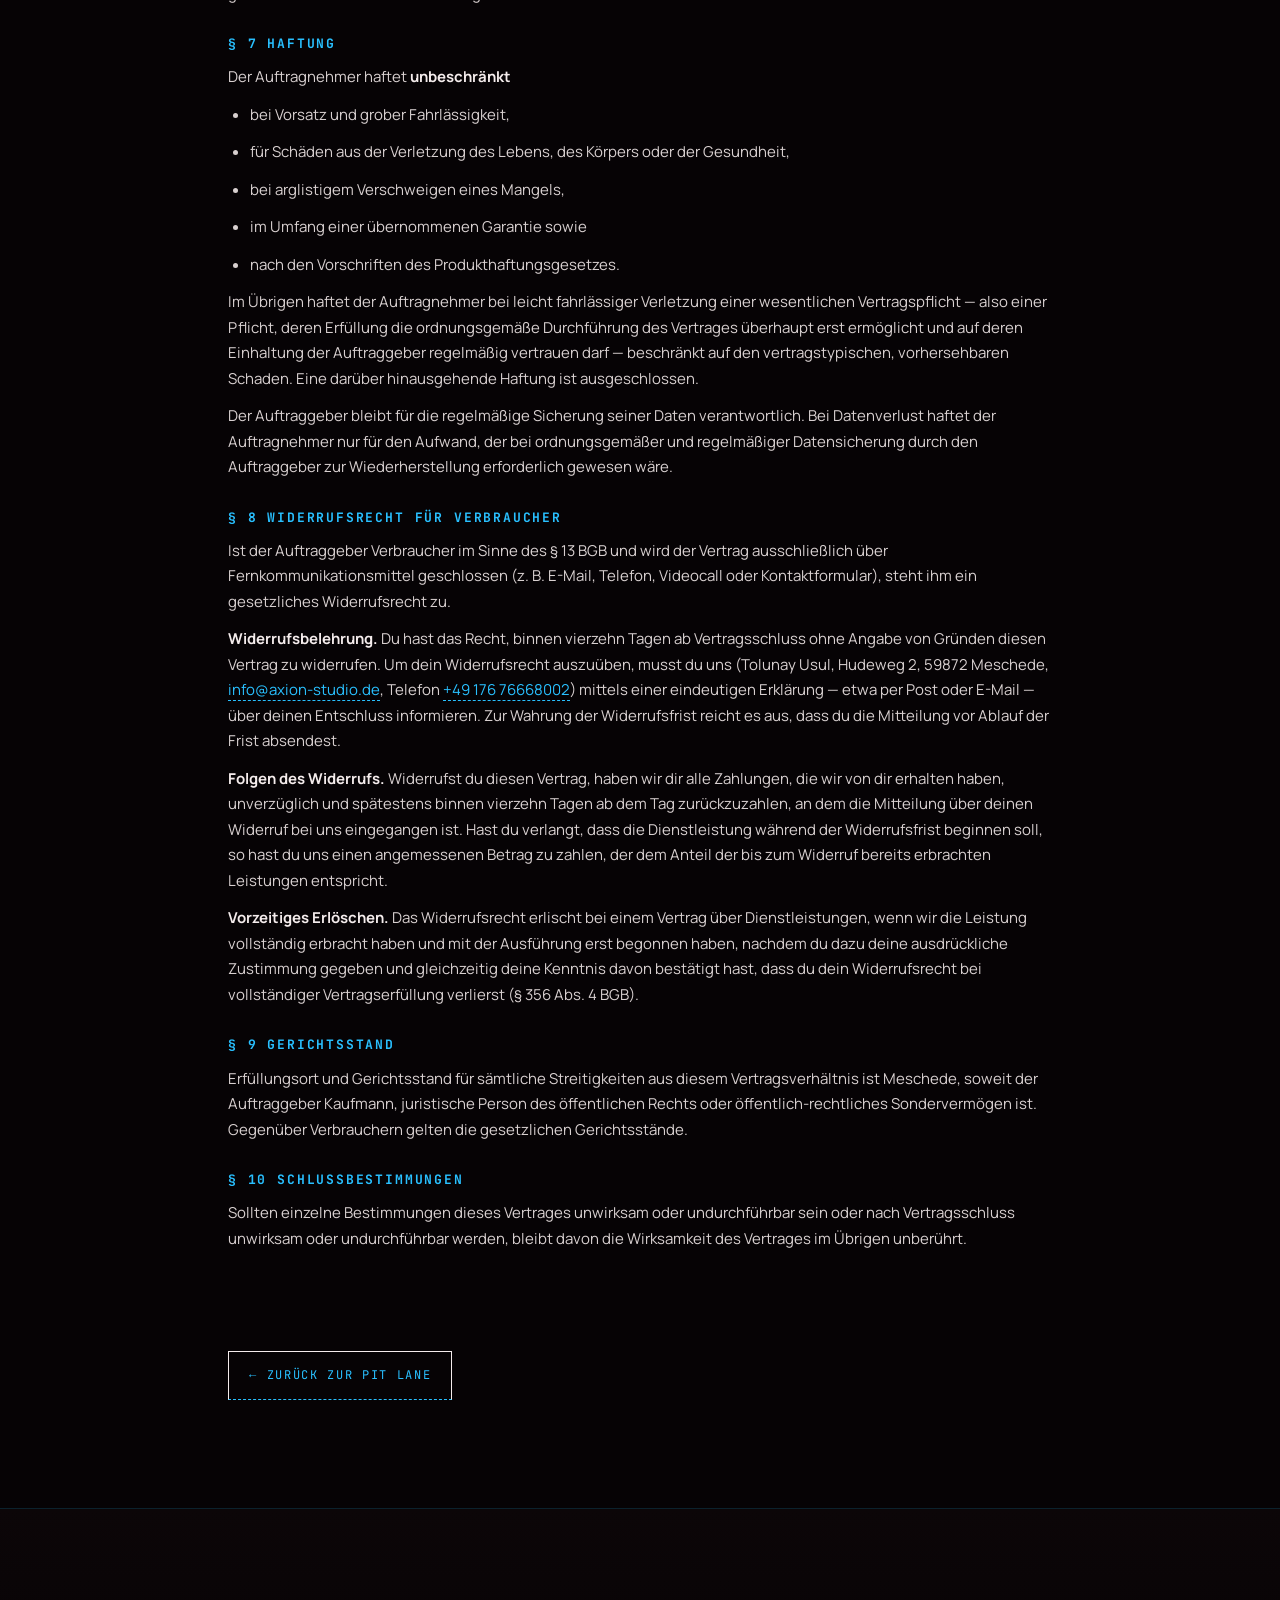
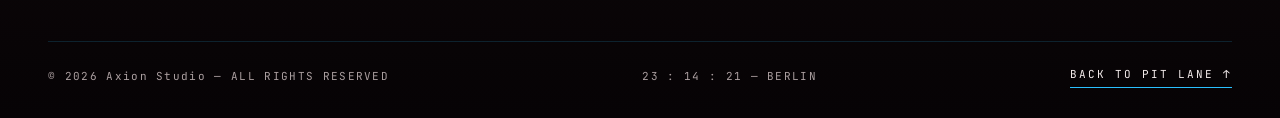
<file: impressum.html>
<!DOCTYPE html>
<html lang="de">
<head>
  <meta charset="UTF-8" />
  <meta name="viewport" content="width=device-width, initial-scale=1.0" />
  <meta http-equiv="Content-Security-Policy" content="default-src 'self'; script-src 'self' https://static.cloudflareinsights.com; style-src 'self' 'unsafe-inline'; img-src 'self' data:; font-src 'self'; media-src 'self'; connect-src 'self' https://qcbarlmhsgupeqwehnwe.supabase.co https://cloudflareinsights.com https://static.cloudflareinsights.com; object-src 'none'; frame-src 'none'; base-uri 'self'; form-action 'self'; upgrade-insecure-requests" />
  <meta name="google-site-verification" content="KVWagdKwjMBX_V4pYuZyJR6mR2KfFpNBnR5O7Z0sQBQ" />
  <title>Impressum & Datenschutz — Axion Studio</title>
  <meta name="description" content="Impressum, Datenschutzerklärung und AGB von Axion Studio — Webdesign-Studio aus Meschede (Sauerland), Inhaber Tolunay Usul." />
  <meta name="robots" content="noindex, follow" />
  <link rel="canonical" href="https://axion-studio.de/impressum.html" />
  <meta name="author" content="Tolunay Usul" />
  <meta name="theme-color" content="#060305" />
  <meta property="og:type" content="website" />
  <meta property="og:site_name" content="Axion Studio" />
  <meta property="og:locale" content="de_DE" />
  <meta property="og:title" content="Impressum &amp; Datenschutz — Axion Studio" />
  <meta property="og:description" content="Impressum, Datenschutzerklärung und AGB von Axion Studio — Webdesign-Studio aus Meschede (Sauerland), Inhaber Tolunay Usul." />
  <meta property="og:url" content="https://axion-studio.de/impressum.html" />
  <meta property="og:image" content="https://axion-studio.de/assets/images/og-cover.jpg" />
  <meta property="og:image:width" content="1200" />
  <meta property="og:image:height" content="630" />
  <meta property="og:image:alt" content="Axion Studio — Webdesign &amp; Webentwicklung aus Meschede" />
  <meta name="twitter:card" content="summary_large_image" />
  <meta name="twitter:title" content="Impressum &amp; Datenschutz — Axion Studio" />
  <meta name="twitter:description" content="Impressum, Datenschutzerklärung und AGB von Axion Studio — Webdesign-Studio aus Meschede (Sauerland), Inhaber Tolunay Usul." />
  <meta name="twitter:image" content="https://axion-studio.de/assets/images/og-cover.jpg" />
  <link rel="preload" href="assets/fonts/anton-v27-latin.woff2" as="font" type="font/woff2" crossorigin />
  <link rel="icon" type="image/png" sizes="any" href="assets/images/favicon.png?v=20260616a" />
  <link rel="apple-touch-icon" href="assets/images/favicon.png?v=20260616a" />
  <link rel="manifest" href="/site.webmanifest" />
  <link rel="stylesheet" href="assets/css/style.css?v=20260831b" />
</head>
<body class="theme-cool">
  <a class="skip-link" href="#content">Zum Inhalt springen</a>
  <div class="noise" aria-hidden="true"></div>
  <div class="scanlines" aria-hidden="true"></div>
  <div class="vignette" aria-hidden="true"></div>

  <header class="nav is-scrolled" id="nav">
    <a href="/" class="nav__logo" aria-label="Axion Studio — Startseite">
      <span class="nav__logo-mark" aria-hidden="true">
        <img src="assets/images/logo.png?v=2" alt="" />
      </span>
      <span class="nav__logo-text">Axion<span> Studio</span></span>
    </a>
    <nav class="nav__links">
      <a href="about.html"     data-link>Über Uns</a>
      <a href="angebot.html"   data-link>Angebot</a>
      <a href="projekte.html"  data-link>Projekte</a>
      <a href="team.html"      data-link>Team</a>
      <a href="partner.html"   data-link>Partner</a>
      <a href="kontakt.html"   data-link>Kontakt</a>
      
      <a href="impressum.html" data-link class="nav__sub is-active">Impressum</a>
    </nav>
    <div class="lang-toggle" role="group" aria-label="Sprache / Language"><button type="button" class="lang-toggle__opt is-active" data-lang="de">DE</button><button type="button" class="lang-toggle__opt" data-lang="en">EN</button></div>
    <a href="/#contact" class="nav__cta" data-magnetic>
      <span>Launch Project</span>
      <svg width="14" height="14" viewBox="0 0 14 14" fill="none"><path d="M1 13L13 1M13 1H3M13 1V11" stroke="currentColor" stroke-width="1.5"/></svg>
    </a>
    <button class="nav__burger" id="navBurger" aria-label="Menü öffnen" aria-expanded="false">
      <span></span><span></span><span></span>
    </button>
  </header>

  <!-- MOBILE NAV OVERLAY — ab 900px blendet style.css .nav__links und .nav__cta
       aus; ohne dieses Overlay waere das Impressum auf dem Handy ohne jede
       Navigation. -->
  <div class="mobile-nav" id="mobileNav" aria-hidden="true">
    <div class="mobile-nav__brand" aria-hidden="true">
      <img src="assets/images/logo.png?v=2" alt="" />
    </div>
    <nav class="mobile-nav__links">
      <a href="about.html"     data-mobile-link><em>Über Uns</em></a>
      <a href="angebot.html"   data-mobile-link><em>Angebot</em></a>
      <a href="projekte.html"  data-mobile-link><em>Projekte</em></a>
      <a href="team.html"      data-mobile-link><em>Team</em></a>
      <a href="partner.html"   data-mobile-link><em>Partner</em></a>
      <a href="kontakt.html"   data-mobile-link><em>Kontakt</em></a>
    </nav>
    <div class="mobile-nav__foot">
      <span class="mono">MESCHEDE · DE</span>
      <a href="mailto:info@axion-studio.de" class="mono">info@axion-studio.de</a>
    </div>
  </div>

  <main class="legal" id="content">
    <header class="legal__hero">
      <span class="mono" style="color: var(--red);">LEGAL · 99</span>
      <h1>Impressum &amp; <em>Datenschutz</em>.</h1>
      <p>Alle gesetzlich vorgeschriebenen Angaben gemäß § 5 DDG (vormals TMG) sowie zur Datenverarbeitung gemäß DSGVO. Stand: 2026.</p>
    </header>

    <article id="impressum">
      <h2 data-num="01">Angaben gemäß § 5 DDG</h2>
      <p>
        <strong>Tolunay Usul</strong><br/>
        Axion Studio — Web Design Studio (Einzelunternehmen)<br/>
        Hudeweg 2<br/>
        59872 Meschede<br/>
        Deutschland
      </p>

      <h3>Kontakt</h3>
      <p>
        Telefon: <a href="tel:+4917676668002">+49 176 76668002</a><br/>
        E-Mail: <a href="mailto:info@axion-studio.de">info@axion-studio.de</a><br/>
        Web: <a href="/">axion-studio.de</a>
      </p>

      <h3>Umsatzsteuer-Identifikationsnummer</h3>
      <p>
        Umsatzsteuer-Identifikationsnummer gemäß § 27a Umsatzsteuergesetz:<br/>
        DE463865061
      </p>

      <h3>Verantwortlich für den Inhalt nach § 18 Abs. 2 MStV</h3>
      <p>Tolunay Usul, Anschrift wie oben.</p>

      <h3>Verbraucherstreitbeilegung</h3>
      <p>
        Wir sind nicht bereit oder verpflichtet, an Streitbeilegungsverfahren vor einer Verbraucher­schlichtungs­stelle teilzunehmen (§ 36 VSBG).
      </p>

      <h3>Haftung für Inhalte</h3>
      <p>
        Als Diensteanbieter sind wir gemäß § 7 Abs. 1 DDG für eigene Inhalte auf diesen Seiten nach den allgemeinen Gesetzen verantwortlich.
        Nach §§ 8 bis 10 DDG sind wir als Diensteanbieter jedoch nicht verpflichtet, übermittelte oder gespeicherte fremde Informationen zu überwachen oder nach Umständen zu forschen, die auf eine rechtswidrige Tätigkeit hinweisen.
      </p>

      <h3>Haftung für Links</h3>
      <p>
        Unser Angebot enthält Links zu externen Websites Dritter, auf deren Inhalte wir keinen Einfluss haben.
        Deshalb können wir für diese fremden Inhalte auch keine Gewähr übernehmen. Für die Inhalte der verlinkten Seiten ist stets der jeweilige Anbieter oder Betreiber der Seiten verantwortlich.
      </p>

      <h3>Urheberrecht</h3>
      <p>
        Die durch die Seitenbetreiber erstellten Inhalte und Werke auf diesen Seiten unterliegen dem deutschen Urheberrecht.
        Vervielfältigung, Bearbeitung, Verbreitung und jede Art der Verwertung außerhalb der Grenzen des Urheberrechtes bedürfen der schriftlichen Zustimmung des jeweiligen Autors bzw. Erstellers.
      </p>
    </article>

    <article id="datenschutz">
      <h2 data-num="02">Datenschutz</h2>
      <p>
        Wir freuen uns über dein Interesse an unserem Studio. Datenschutz hat einen besonders hohen Stellenwert.
        Eine Nutzung der Internetseiten ist grundsätzlich ohne jede Angabe personenbezogener Daten möglich.
        Sofern eine betroffene Person besondere Services in Anspruch nehmen möchte, könnte jedoch eine Verarbeitung personenbezogener Daten erforderlich werden.
      </p>

      <h3>Verantwortlicher</h3>
      <p>
        Tolunay Usul, Hudeweg 2, 59872 Meschede, Deutschland<br/>
        E-Mail: <a href="mailto:info@axion-studio.de">info@axion-studio.de</a> · Telefon: <a href="tel:+4917676668002">+49 176 76668002</a>
      </p>
      <p>
        Ein Datenschutzbeauftragter ist nicht bestellt; eine Benennungspflicht nach Art. 37 DSGVO, § 38 BDSG besteht nicht.
      </p>

      <h3>Hosting und Auslieferung der Website</h3>
      <p>
        Diese Website wird über <strong>GitHub Pages</strong> der GitHub, Inc. (88 Colin P. Kelly Jr. Street, San Francisco, CA 94107, USA — Tochterunternehmen der Microsoft Corporation) ausgeliefert.
        Vorgeschaltet ist das Content-Delivery-Netz der <strong>Cloudflare, Inc.</strong> (101 Townsend St, San Francisco, CA 94107, USA).
        Beim Aufruf der Seite verarbeiten beide Anbieter technisch notwendige Zugriffsdaten — insbesondere die IP-Adresse — um die Seite überhaupt ausliefern und vor Angriffen schützen zu können.
        Rechtsgrundlage ist Art. 6 Abs. 1 lit. f DSGVO (berechtigtes Interesse an einem sicheren und leistungsfähigen Betrieb).
        Beide Anbieter sind nach dem EU-US Data Privacy Framework zertifiziert; die Übermittlung in die USA stützt sich auf den Angemessenheitsbeschluss der EU-Kommission vom 10. Juli 2023, ergänzend auf Standardvertragsklauseln nach Art. 46 Abs. 2 lit. c DSGVO.
      </p>

      <h3>Programmbibliotheken</h3>
      <p>
        Sämtliche für Animationen und 3D-Darstellungen verwendeten Programmbibliotheken werden
        <strong>von unserem eigenen Server ausgeliefert</strong>. Beim Aufruf der Seite wird dafür
        <strong>keine</strong> Verbindung zu externen Content-Delivery-Netzen wie cdnjs oder jsDelivr hergestellt;
        es werden dabei keine personenbezogenen Daten an Dritte übertragen.
      </p>

      <h3>Erfassung allgemeiner Daten und Informationen</h3>
      <p>
        Die Website erfasst mit jedem Aufruf durch eine betroffene Person oder ein automatisiertes System eine Reihe von allgemeinen Daten und Informationen.
        Diese werden in den Logfiles der oben genannten Anbieter gespeichert. Erfasst werden können:
      </p>
      <ul>
        <li>verwendete Browsertypen und Versionen,</li>
        <li>das vom zugreifenden System verwendete Betriebssystem,</li>
        <li>die Website, von welcher ein zugreifendes System auf unsere Internetseite gelangt (Referrer),</li>
        <li>Datum und Uhrzeit eines Zugriffs auf die Internetseite,</li>
        <li>eine Internet-Protokoll-Adresse (IP-Adresse),</li>
        <li>sonstige ähnliche Daten und Informationen, die der Gefahrenabwehr im Falle von Angriffen auf unsere informationstechnologischen Systeme dienen.</li>
      </ul>

      <h3>Kontaktformular und Kontaktaufnahme</h3>
      <p>
        Über das Kontaktformular verarbeiten wir die von dir eingegebenen Angaben: <strong>Name, E-Mail-Adresse, optional Unternehmen, ausgewählte Leistungen, Budgetrahmen und dein Freitext-Briefing</strong>.
        Zweck ist ausschließlich die Bearbeitung deiner Anfrage und die Beantwortung von Anschlussfragen.
        Rechtsgrundlage ist Art. 6 Abs. 1 lit. b DSGVO (Vertragsanbahnung auf deine Anfrage hin) bzw. Art. 6 Abs. 1 lit. f DSGVO (berechtigtes Interesse an der Beantwortung).
        Die Angabe der Daten ist weder gesetzlich noch vertraglich vorgeschrieben — ohne Name, E-Mail und Briefing können wir die Anfrage jedoch nicht bearbeiten.
      </p>
      <p>
        <strong>Wie die Anfrage technisch läuft:</strong> Das Formular überträgt die Angaben an eine Serverfunktion bei der
        <strong>Supabase Inc.</strong> (970 Toa Payoh North, Singapur; Verarbeitung im EU-Rechenzentrum, Auftragsverarbeitung nach Art. 28 DSGVO).
        Diese Funktion versendet die Anfrage anschließend per E-Mail über den Mailserver der
        <strong>STRATO GmbH</strong> (Pascalstraße 10, 10587 Berlin) an unser Postfach. Die Nachricht wird dort im Rahmen der üblichen E-Mail-Aufbewahrung gespeichert.
        Eine Weitergabe an weitere Dritte findet nicht statt.
      </p>
      <p>
        <strong>Missbrauchsschutz:</strong> Um Massen-Zusendungen über das Formular zu verhindern, speichert die Serverfunktion einen
        <strong>kryptografischen Hashwert deiner IP-Adresse</strong> — nicht die IP-Adresse selbst — zusammen mit dem Zeitpunkt der Absendung in einer Datenbank.
        Aus dem Hashwert lässt sich die IP-Adresse nicht zurückrechnen. Der Wert wird für ein Zeitfenster von einer Stunde ausgewertet und beim nächsten Formulareingang gelöscht.
        Rechtsgrundlage ist Art. 6 Abs. 1 lit. f DSGVO (berechtigtes Interesse an der Abwehr von Missbrauch).
      </p>
      <p>
        <strong>Eingangsbestätigung:</strong> Nach dem Absenden erhältst du automatisch eine Bestätigungs-E-Mail an die von dir angegebene Adresse.
        Rechtsgrundlage ist Art. 6 Abs. 1 lit. b DSGVO — sie gehört zur Bearbeitung deiner Anfrage und ist keine Werbung.
      </p>
      <p>
        Nimmst du stattdessen per E-Mail, Telefon oder WhatsApp Kontakt auf, gilt dasselbe: Wir verarbeiten die dabei übermittelten Daten nur zur Bearbeitung deines Anliegens.
        Für WhatsApp gelten zusätzlich die Datenschutzbestimmungen der WhatsApp Ireland Ltd.; der Kanal ist ein freiwilliges Angebot — wenn du das vermeiden möchtest, nutze bitte E-Mail oder das Formular.
      </p>

      <h3>Speicherdauer</h3>
      <p>
        Personenbezogene Daten werden nur so lange gespeichert, wie es der jeweilige Zweck erfordert:
      </p>
      <ul>
        <li>Anfragen aus dem Kontaktformular und der zugehörige E-Mail-Verkehr: bis zur abschließenden Bearbeitung, anschließend bis zum Ablauf gesetzlicher Aufbewahrungsfristen (regelmäßig 6 bzw. 10 Jahre nach § 257 HGB, § 147 AO), soweit es sich um geschäftliche Unterlagen handelt.</li>
        <li>Hashwerte zur Missbrauchsabwehr: eine Stunde (siehe oben).</li>
        <li>Server-Logfiles der Hosting-Anbieter: nach deren jeweiligen Fristen.</li>
      </ul>

      <h3>Rechte der betroffenen Person</h3>
      <ul>
        <li>Recht auf Bestätigung (Art. 15 DSGVO)</li>
        <li>Recht auf Auskunft (Art. 15 DSGVO)</li>
        <li>Recht auf Berichtigung (Art. 16 DSGVO)</li>
        <li>Recht auf Löschung („Recht auf Vergessenwerden", Art. 17 DSGVO)</li>
        <li>Recht auf Einschränkung der Verarbeitung (Art. 18 DSGVO)</li>
        <li>Recht auf Datenübertragbarkeit (Art. 20 DSGVO)</li>
        <li>Recht auf Widerspruch (Art. 21 DSGVO)</li>
        <li>Recht auf Widerruf einer erteilten Einwilligung mit Wirkung für die Zukunft (Art. 7 Abs. 3 DSGVO)</li>
        <li>Beschwerderecht bei einer Aufsichtsbehörde (Art. 77 DSGVO)</li>
      </ul>
      <p>
        Zur Ausübung dieser Rechte genügt eine formlose Nachricht an <a href="mailto:info@axion-studio.de">info@axion-studio.de</a>.
      </p>
      <p>
        <strong>Widerspruchsrecht:</strong> Soweit wir Daten auf Grundlage von Art. 6 Abs. 1 lit. f DSGVO verarbeiten (berechtigtes Interesse),
        kannst du dieser Verarbeitung jederzeit aus Gründen widersprechen, die sich aus deiner besonderen Situation ergeben.
      </p>
      <p>
        <strong>Zuständige Aufsichtsbehörde:</strong><br/>
        Landesbeauftragte für Datenschutz und Informationsfreiheit Nordrhein-Westfalen (LDI NRW)<br/>
        Kavalleriestraße 2–4, 40213 Düsseldorf<br/>
        <a href="https://www.ldi.nrw.de/" target="_blank" rel="noopener noreferrer">ldi.nrw.de</a>
      </p>

      <h3>Schriftarten (lokal gehostet)</h3>
      <p>
        Diese Website verwendet Schriftarten, die <strong>lokal auf unserem Server</strong> gehostet werden.
        Beim Aufruf der Seite wird <strong>keine</strong> Verbindung zu Servern von Google oder anderen Schriftanbietern hergestellt; es werden dabei keine personenbezogenen Daten an Dritte übertragen.
      </p>

      <h3>Cloudflare Web Analytics</h3>
      <p>
        Zur Reichweitenmessung nutzen wir <strong>Cloudflare Web Analytics</strong> der Cloudflare, Inc., 101 Townsend St, San Francisco, CA 94107, USA.
        Der Dienst arbeitet <strong>ohne Cookies</strong> und ohne geräteübergreifendes Tracking; es werden keine persistenten Identifier gespeichert und keine Nutzerprofile gebildet.
        Verarbeitet werden technische Zugriffsdaten (z.&nbsp;B. aufgerufene Seite, Browsertyp, Land) in aggregierter Form.
        Rechtsgrundlage ist Art. 6 Abs. 1 lit. f DSGVO (berechtigtes Interesse an einer datensparsamen Analyse der Website-Nutzung).
        Weitere Informationen: <a href="https://www.cloudflare.com/privacypolicy/" target="_blank" rel="noopener noreferrer">Datenschutzerklärung von Cloudflare</a>.
      </p>

      <h3>Cookies und lokale Speicherung</h3>
      <p>
        Diese Website setzt <strong>keine Cookies</strong> — weder für Tracking noch für Marketing, noch technisch notwendige.
        Aus diesem Grund gibt es auch kein Einwilligungsbanner: Es wird nichts auf deinem Endgerät gespeichert oder ausgelesen, was nach § 25 TDDDG eine Einwilligung erfordern würde.
      </p>
      <p>
        Ausgenommen ist eine einzige Angabe im lokalen Speicher deines Browsers (<em>localStorage</em>): die von dir gewählte
        <strong>Anzeigesprache</strong> (Wert „de" oder „en"). Sie ist für die von dir angeforderte Funktion der Sprachumschaltung unbedingt erforderlich,
        enthält keinen Personenbezug, wird nicht an uns oder Dritte übertragen und lässt sich jederzeit über die Browsereinstellungen löschen.
      </p>
    </article>

    <article id="agb">
      <h2 data-num="03">Allgemeine Geschäftsbedingungen</h2>
      <h3>§ 1 Geltungsbereich</h3>
      <p>
        Diese AGB gelten für alle Verträge, die zwischen Axion Studio (im Folgenden „Auftragnehmer") und einem Kunden („Auftraggeber") geschlossen werden.
        Abweichende Bedingungen des Auftraggebers werden nicht anerkannt, sofern ihnen nicht ausdrücklich schriftlich zugestimmt wurde.
      </p>
      <p>
        Sie werden Vertragsbestandteil, wenn der Auftragnehmer im Angebot auf sie hinweist und der Auftraggeber das Angebot annimmt.
        Gegenüber Verbrauchern gelten sie nur, soweit der Auftraggeber vor Vertragsschluss ausdrücklich auf sie hingewiesen wurde und die Möglichkeit hatte, von ihnen Kenntnis zu nehmen (§ 305 Abs. 2 BGB).
      </p>

      <h3>§ 2 Vertragsgegenstand</h3>
      <p>
        Der Auftragnehmer erbringt Leistungen in den Bereichen Konzeption, Design, Entwicklung und Beratung im Bereich digitaler Medien.
        Der konkrete Leistungsumfang ergibt sich aus dem individuellen Angebot bzw. Auftrag.
      </p>

      <h3>§ 3 Vergütung &amp; Zahlungsbedingungen</h3>
      <p>
        Die Vergütung richtet sich nach Angebot. Sofern nichts anderes vereinbart, sind Rechnungen innerhalb von 14 Tagen nach Rechnungsdatum ohne Abzug zur Zahlung fällig.
        Bei größeren Projekten kann eine Anzahlung von 30–50 % vereinbart werden.
      </p>

      <h3>§ 4 Mitwirkung &amp; Abnahme</h3>
      <p>
        Der Auftraggeber stellt alle für die Leistungserbringung erforderlichen Inhalte, Zugänge und Freigaben rechtzeitig und in geeigneter Form bereit
        und sichert zu, dass er an übergebenen Texten, Bildern, Logos und sonstigen Materialien über die erforderlichen Rechte verfügt.
        Verzögerungen, die auf ausbleibender Mitwirkung beruhen, verlängern vereinbarte Termine entsprechend.
      </p>
      <p>
        Nach Fertigstellung teilt der Auftragnehmer die Abnahmebereitschaft mit. Der Auftraggeber prüft das Werk innerhalb von 14 Tagen und erklärt die Abnahme
        oder benennt die Mängel schriftlich bzw. in Textform. Nimmt der Auftraggeber das Werk in Gebrauch (z.&nbsp;B. Livegang) oder äußert er sich innerhalb der Frist nicht,
        gilt das Werk als abgenommen. Unwesentliche Mängel berechtigen nicht zur Verweigerung der Abnahme.
      </p>

      <h3>§ 5 Nutzungsrechte</h3>
      <p>
        Mit vollständiger Bezahlung erhält der Auftraggeber die im Vertrag definierten Nutzungsrechte an den erstellten Werken. Quellcode und Designdateien verbleiben — wenn nicht ausdrücklich anders vereinbart — beim Auftragnehmer.
      </p>
      <p>
        Der Auftragnehmer darf das erstellte Werk unter Nennung des Auftraggebers als Referenz nennen und in eigenen Portfolios zeigen.
        Der Auftraggeber kann dem jederzeit in Textform widersprechen; die Referenz wird dann in angemessener Frist entfernt.
      </p>

      <h3>§ 6 Laufzeit bei Hosting, Wartung und Pflege</h3>
      <p>
        Wiederkehrende Leistungen wie Hosting, Wartung oder Pflege werden — soweit nicht anders vereinbart — mit einer Laufzeit von zwölf Monaten geschlossen
        und verlängern sich jeweils um einen Monat, wenn sie nicht mit einer Frist von einem Monat zum Laufzeitende in Textform gekündigt werden.
        Das Recht zur außerordentlichen Kündigung aus wichtigem Grund bleibt für beide Seiten unberührt.
        Nach Vertragsende stellt der Auftragnehmer die vom Auftraggeber eingebrachten Daten auf Anforderung in einem gängigen Format zur Verfügung.
      </p>
      <p>
        Verarbeitet der Auftragnehmer im Rahmen solcher Leistungen personenbezogene Daten im Auftrag des Auftraggebers, schließen die Parteien zusätzlich
        einen Vertrag zur Auftragsverarbeitung nach Art. 28 DSGVO. Dieser geht diesen AGB in Datenschutzfragen vor.
      </p>

      <h3>§ 7 Haftung</h3>
      <p>
        Der Auftragnehmer haftet <strong>unbeschränkt</strong>
      </p>
      <ul>
        <li>bei Vorsatz und grober Fahrlässigkeit,</li>
        <li>für Schäden aus der Verletzung des Lebens, des Körpers oder der Gesundheit,</li>
        <li>bei arglistigem Verschweigen eines Mangels,</li>
        <li>im Umfang einer übernommenen Garantie sowie</li>
        <li>nach den Vorschriften des Produkthaftungsgesetzes.</li>
      </ul>
      <p>
        Im Übrigen haftet der Auftragnehmer bei leicht fahrlässiger Verletzung einer wesentlichen Vertragspflicht — also einer Pflicht, deren Erfüllung die
        ordnungsgemäße Durchführung des Vertrages überhaupt erst ermöglicht und auf deren Einhaltung der Auftraggeber regelmäßig vertrauen darf —
        beschränkt auf den vertragstypischen, vorhersehbaren Schaden. Eine darüber hinausgehende Haftung ist ausgeschlossen.
      </p>
      <p>
        Der Auftraggeber bleibt für die regelmäßige Sicherung seiner Daten verantwortlich. Bei Datenverlust haftet der Auftragnehmer nur für den Aufwand,
        der bei ordnungsgemäßer und regelmäßiger Datensicherung durch den Auftraggeber zur Wiederherstellung erforderlich gewesen wäre.
      </p>

      <h3>§ 8 Widerrufsrecht für Verbraucher</h3>
      <p>
        Ist der Auftraggeber Verbraucher im Sinne des § 13 BGB und wird der Vertrag ausschließlich über Fernkommunikationsmittel geschlossen
        (z.&nbsp;B. E-Mail, Telefon, Videocall oder Kontaktformular), steht ihm ein gesetzliches Widerrufsrecht zu.
      </p>
      <p>
        <strong>Widerrufsbelehrung.</strong> Du hast das Recht, binnen vierzehn Tagen ab Vertragsschluss ohne Angabe von Gründen diesen Vertrag zu widerrufen.
        Um dein Widerrufsrecht auszuüben, musst du uns (Tolunay Usul, Hudeweg 2, 59872 Meschede, <a href="mailto:info@axion-studio.de">info@axion-studio.de</a>,
        Telefon <a href="tel:+4917676668002">+49 176 76668002</a>) mittels einer eindeutigen Erklärung — etwa per Post oder E-Mail — über deinen Entschluss informieren.
        Zur Wahrung der Widerrufsfrist reicht es aus, dass du die Mitteilung vor Ablauf der Frist absendest.
      </p>
      <p>
        <strong>Folgen des Widerrufs.</strong> Widerrufst du diesen Vertrag, haben wir dir alle Zahlungen, die wir von dir erhalten haben, unverzüglich und
        spätestens binnen vierzehn Tagen ab dem Tag zurückzuzahlen, an dem die Mitteilung über deinen Widerruf bei uns eingegangen ist.
        Hast du verlangt, dass die Dienstleistung während der Widerrufsfrist beginnen soll, so hast du uns einen angemessenen Betrag zu zahlen,
        der dem Anteil der bis zum Widerruf bereits erbrachten Leistungen entspricht.
      </p>
      <p>
        <strong>Vorzeitiges Erlöschen.</strong> Das Widerrufsrecht erlischt bei einem Vertrag über Dienstleistungen, wenn wir die Leistung vollständig erbracht haben
        und mit der Ausführung erst begonnen haben, nachdem du dazu deine ausdrückliche Zustimmung gegeben und gleichzeitig deine Kenntnis davon bestätigt hast,
        dass du dein Widerrufsrecht bei vollständiger Vertragserfüllung verlierst (§ 356 Abs. 4 BGB).
      </p>

      <h3>§ 9 Gerichtsstand</h3>
      <p>
        Erfüllungsort und Gerichtsstand für sämtliche Streitigkeiten aus diesem Vertragsverhältnis ist Meschede, soweit der Auftraggeber Kaufmann, juristische Person des öffentlichen Rechts oder öffentlich-rechtliches Sondervermögen ist.
        Gegenüber Verbrauchern gelten die gesetzlichen Gerichtsstände.
      </p>

      <h3>§ 10 Schlussbestimmungen</h3>
      <p>
        Sollten einzelne Bestimmungen dieses Vertrages unwirksam oder undurchführbar sein oder nach Vertragsschluss unwirksam oder undurchführbar werden, bleibt davon die Wirksamkeit des Vertrages im Übrigen unberührt.
      </p>
    </article>

    <a href="/" class="legal__back" data-magnetic>
      ← Zurück zur Pit Lane
    </a>
  </main>

  <footer class="footer">
    <div class="footer__bottom">
      <span class="mono" data-cms="footer.copyright">© 2026 Axion Studio — ALL RIGHTS RESERVED</span>
      <span class="mono" id="clock">— : — : —</span>
      <a href="/#top" class="footer__top-btn">BACK TO PIT LANE ↑</a>
    </div>
  </footer>

  <script src="assets/js/main.js?v=20260726n"></script>
  <script src="assets/js/content.js?v=20260831b"></script>
  <script src="assets/js/i18n.js?v=20260831b"></script>
  <!-- Cloudflare Web Analytics -->
  <script defer src="https://static.cloudflareinsights.com/beacon.min.js" data-cf-beacon='{"token": "d8266d7c9e09431c88ea4d6ecccccbe1"}'></script>
  <!-- End Cloudflare Web Analytics -->
</body>
</html>
</file>
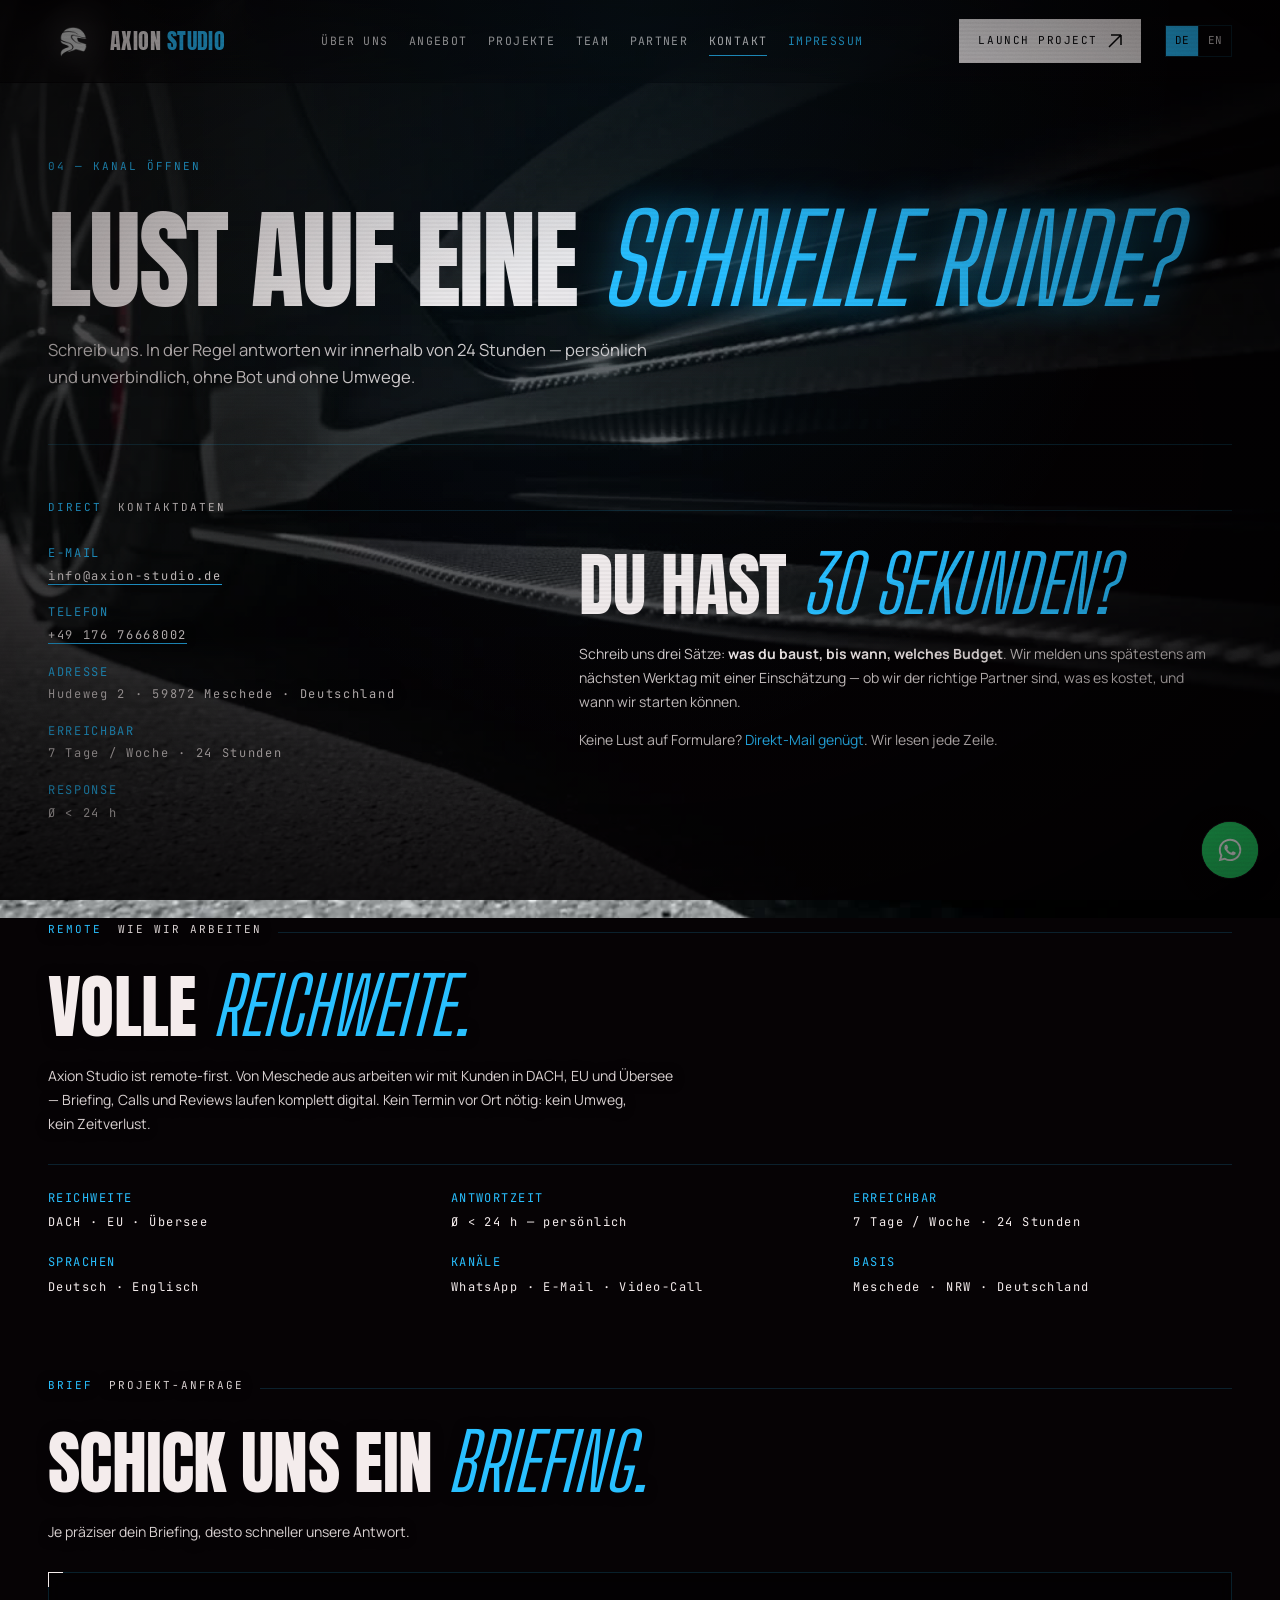
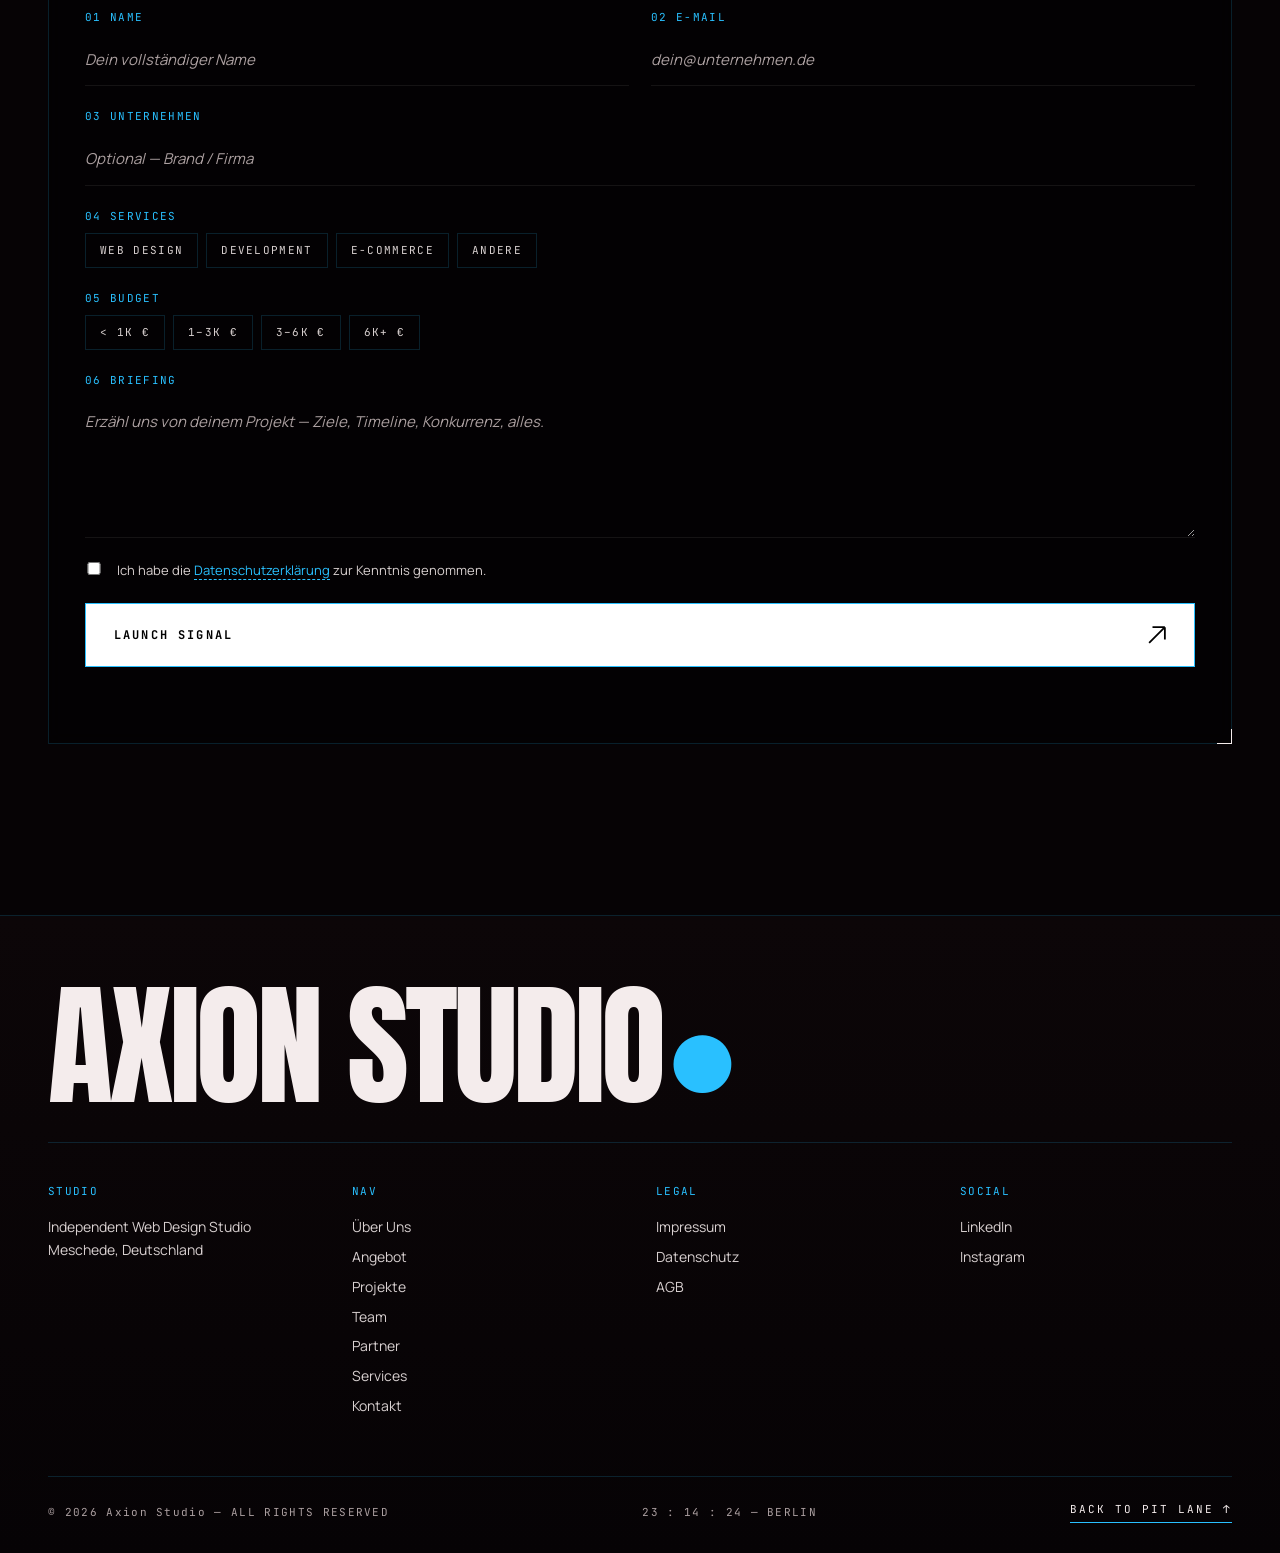
<file: kontakt.html>
<!DOCTYPE html>
<html lang="de">
<head>
  <meta charset="UTF-8" />
  <meta name="viewport" content="width=device-width, initial-scale=1.0" />
  <meta http-equiv="Content-Security-Policy" content="default-src 'self'; script-src 'self' https://static.cloudflareinsights.com; style-src 'self' 'unsafe-inline'; img-src 'self' data:; font-src 'self'; media-src 'self'; connect-src 'self' https://qcbarlmhsgupeqwehnwe.supabase.co https://cloudflareinsights.com https://static.cloudflareinsights.com; object-src 'none'; frame-src 'none'; base-uri 'self'; form-action 'self'; upgrade-insecure-requests" />
  <meta name="google-site-verification" content="KVWagdKwjMBX_V4pYuZyJR6mR2KfFpNBnR5O7Z0sQBQ" />
  <title>Kontakt — Webdesign & Entwicklung | Axion Studio</title>
  <meta name="description" content="Projekt-Anfrage an Axion Studio: Webdesign &amp; Webentwicklung aus Meschede. Wir antworten innerhalb von 24 Stunden — remote-first für DACH und NRW." />
  <link rel="canonical" href="https://axion-studio.de/kontakt.html" />
  <meta name="robots" content="index, follow" />
  <meta name="author" content="Tolunay Usul" />
  <meta name="theme-color" content="#060305" />
  <meta property="og:type" content="website" />
  <meta property="og:site_name" content="Axion Studio" />
  <meta property="og:locale" content="de_DE" />
  <meta property="og:title" content="Kontakt — Webdesign &amp; Entwicklung | Axion Studio" />
  <meta property="og:description" content="Projekt-Anfrage an Axion Studio: Webdesign &amp; Webentwicklung aus Meschede. Wir antworten innerhalb von 24 Stunden — remote-first für DACH und NRW." />
  <meta property="og:url" content="https://axion-studio.de/kontakt.html" />
  <meta property="og:image" content="https://axion-studio.de/assets/images/og-cover.jpg" />
  <meta property="og:image:width" content="1200" />
  <meta property="og:image:height" content="630" />
  <meta property="og:image:alt" content="Axion Studio — Webdesign &amp; Webentwicklung aus Meschede" />
  <meta name="twitter:card" content="summary_large_image" />
  <meta name="twitter:title" content="Kontakt — Webdesign &amp; Entwicklung | Axion Studio" />
  <meta name="twitter:description" content="Projekt-Anfrage an Axion Studio: Webdesign &amp; Webentwicklung aus Meschede. Wir antworten innerhalb von 24 Stunden — remote-first für DACH und NRW." />
  <meta name="twitter:image" content="https://axion-studio.de/assets/images/og-cover.jpg" />
  <script type="application/ld+json">
  {
    "@context": "https://schema.org",
    "@graph": [
      {
        "@type": "BreadcrumbList",
        "itemListElement": [
          { "@type": "ListItem", "position": 1, "name": "Start", "item": "https://axion-studio.de/" },
          { "@type": "ListItem", "position": 2, "name": "Kontakt", "item": "https://axion-studio.de/kontakt.html" }
        ]
      },
      {
        "@type": "ContactPage",
        "url": "https://axion-studio.de/kontakt.html",
        "name": "Kontakt — Axion Studio",
        "mainEntity": { "@id": "https://axion-studio.de/#studio" }
      }
    ]
  }
  </script>
  <link rel="icon" type="image/png" sizes="any" href="assets/images/favicon.png?v=20260616a" />
  <link rel="apple-touch-icon" href="assets/images/favicon.png?v=20260616a" />
  <link rel="manifest" href="/site.webmanifest" />
  <link rel="preload" href="assets/fonts/anton-v27-latin.woff2" as="font" type="font/woff2" crossorigin />
  <link rel="stylesheet" href="assets/css/style.css?v=20260831b" />
</head>
<body class="theme-cool">
  <a class="skip-link" href="#content">Zum Inhalt springen</a>
  <!-- FULL-PAGE ping-pong background (forward → reverse → …), pre-rendered boomerang + native loop -->
  <div class="bg-loop" aria-hidden="true">
    <video class="bg-loop__video bg-loop__video--front" style="--poster:url(&quot;/assets/images/kontakt-poster.jpg?v=20260726l&quot;);--poster-mobile:url(&quot;/assets/images/kontakt-poster-mobile.jpg?v=20260726l&quot;)" autoplay loop muted playsinline preload="auto">
      <!-- Desktop-Quelle ZUERST: ein Browser der media ignoriert nimmt die erste
           passende Quelle und verhaelt sich wie bisher. Der Mobile-Clip ist der
           Ausschnitt, den object-fit:cover auf dem Handy ohnehin zeigt. -->
      <source src="assets/video/kontakt-boomerang.mp4?v=20260726j" type="video/mp4" media="(min-width: 901px)" />
      <source src="assets/video/kontakt-boomerang-mobile.mp4?v=20260726j" type="video/mp4" media="(max-width: 900px)" />
      <source src="assets/video/kontakt-boomerang.mp4?v=20260726j" type="video/mp4" />
    </video>
  </div>
  <div class="bg-scroll-tint" aria-hidden="true"></div>

  <div class="noise" aria-hidden="true"></div>
  <div class="scanlines" aria-hidden="true"></div>
  <div class="vignette" aria-hidden="true"></div>

  <header class="nav is-scrolled" id="nav">
    <a href="/" class="nav__logo" aria-label="Axion Studio — Startseite">
      <span class="nav__logo-mark" aria-hidden="true">
        <img src="assets/images/logo.png?v=2" alt="" />
      </span>
      <span class="nav__logo-text">Axion<span> Studio</span></span>
    </a>
    <nav class="nav__links">
      <a href="about.html"     data-link>Über Uns</a>
      <a href="angebot.html"   data-link>Angebot</a>
      <a href="projekte.html"  data-link>Projekte</a>
      <a href="team.html"      data-link>Team</a>
      <a href="partner.html"   data-link>Partner</a>
      <a href="kontakt.html"   data-link class="is-active">Kontakt</a>
      
      <a href="impressum.html" data-link class="nav__sub">Impressum</a>
    </nav>
    <a href="#briefing" class="nav__cta" data-magnetic>
      <span>Launch Project</span>
      <svg width="14" height="14" viewBox="0 0 14 14" fill="none"><path d="M1 13L13 1M13 1H3M13 1V11" stroke="currentColor" stroke-width="1.5"/></svg>
    </a>
    <div class="lang-toggle" role="group" aria-label="Sprache / Language"><button type="button" class="lang-toggle__opt is-active" data-lang="de">DE</button><button type="button" class="lang-toggle__opt" data-lang="en">EN</button></div>
    <button class="nav__burger" id="navBurger" aria-label="Menü öffnen" aria-expanded="false">
      <span></span><span></span><span></span>
    </button>
  </header>

  <div class="mobile-nav" id="mobileNav" aria-hidden="true">
    <div class="mobile-nav__brand" aria-hidden="true">
      <img src="assets/images/logo.png?v=2" alt="" />
    </div>
    <nav class="mobile-nav__links">
      <a href="about.html"     data-mobile-link><em>Über Uns</em></a>
      <a href="angebot.html"   data-mobile-link><em>Angebot</em></a>
      <a href="projekte.html"  data-mobile-link><em>Projekte</em></a>
      <a href="team.html"      data-mobile-link><em>Team</em></a>
      <a href="partner.html"   data-mobile-link><em>Partner</em></a>
      <a href="kontakt.html"   data-mobile-link><em>Kontakt</em></a>
    </nav>
    <div class="mobile-nav__foot">
      <span class="mono">MESCHEDE · DE</span>
      <a href="mailto:info@axion-studio.de" class="mono">info@axion-studio.de</a>
    </div>
  </div>

  <main class="page" id="content">
    <header class="page-hero">
      <span class="page-hero__kicker">04 — KANAL ÖFFNEN</span>
      <h1 class="page-hero__title">Lust auf eine <em>schnelle Runde?</em></h1>
      <p class="page-hero__lead">
        Schreib uns. In der Regel antworten wir innerhalb von 24 Stunden — persönlich
        und unverbindlich, ohne Bot und ohne Umwege.
      </p>
    </header>

    <section class="page-section">
      <div class="page-section__head">
        <span class="num">DIRECT</span>
        <span>Kontaktdaten</span>
        <span class="line"></span>
      </div>
      <div class="page-grid">
        <dl class="page-grid__meta">
          <dt>E-Mail</dt>
          <dd><a data-cms="kontakt.email" data-cms-href="kontakt.emailHref" href="mailto:info@axion-studio.de" style="color: var(--ink); border-bottom: 1px solid var(--red);">info@axion-studio.de</a></dd>
          <dt>Telefon</dt>
          <dd><a data-cms="kontakt.phone" data-cms-href="kontakt.phoneHref" href="tel:+4917676668002" style="color: var(--ink); border-bottom: 1px solid var(--red);">+49 176 76668002</a></dd>
          <dt>Adresse</dt>
          <dd>Hudeweg 2 · 59872 Meschede · Deutschland</dd>
          <dt>Erreichbar</dt>
          <dd data-cms="kontakt.hours">7 Tage / Woche · 24 Stunden</dd>
          <dt>Response</dt>
          <dd data-cms="kontakt.response">Ø &lt; 24 h</dd>
        </dl>
        <div>
          <h2>Du hast <em>30 Sekunden?</em></h2>
          <p>
            Schreib uns drei Sätze: <strong>was du baust, bis wann, welches Budget</strong>.
            Wir melden uns spätestens am nächsten Werktag mit einer Einschätzung —
            ob wir der richtige Partner sind, was es kostet, und wann wir starten können.
          </p>
          <p>
            Keine Lust auf Formulare? <a href="mailto:info@axion-studio.de?subject=Projekt-Briefing" style="color: var(--red);">Direkt-Mail genügt</a>.
            Wir lesen jede Zeile.
          </p>
        </div>
      </div>
    </section>

    <section class="page-section">
      <div class="page-section__head">
        <span class="num">REMOTE</span>
        <span>Wie wir arbeiten</span>
        <span class="line"></span>
      </div>
      <h2>Volle <em>Reichweite.</em></h2>
      <p>Axion Studio ist remote-first. Von Meschede aus arbeiten wir mit Kunden in DACH, EU und Übersee — Briefing, Calls und Reviews laufen komplett digital. Kein Termin vor Ort nötig: kein Umweg, kein Zeitverlust.</p>

      <dl class="ops-grid" style="margin-top: 28px;">
        <div><dt>Reichweite</dt><dd>DACH · EU · Übersee</dd></div>
        <div><dt>Antwortzeit</dt><dd>Ø &lt; 24 h — persönlich</dd></div>
        <div><dt>Erreichbar</dt><dd>7 Tage / Woche · 24 Stunden</dd></div>
        <div><dt>Sprachen</dt><dd>Deutsch · Englisch</dd></div>
        <div><dt>Kanäle</dt><dd>WhatsApp · E-Mail · Video-Call</dd></div>
        <div><dt>Basis</dt><dd>Meschede · NRW · Deutschland</dd></div>
      </dl>
    </section>

    <section class="page-section" id="briefing">
      <div class="page-section__head">
        <span class="num">BRIEF</span>
        <span>Projekt-Anfrage</span>
        <span class="line"></span>
      </div>
      <h2>Schick uns ein <em>Briefing.</em></h2>
      <p style="margin-bottom: 28px;">Je präziser dein Briefing, desto schneller unsere Antwort.</p>

      <form class="contact__form" id="contactForm" method="post" novalidate>
        <noscript>
          <p class="form-status is-err">Für das Formular wird JavaScript benötigt. Schreib uns stattdessen direkt an <a href="mailto:info@axion-studio.de">info@axion-studio.de</a> oder ruf an: <a href="tel:+4917676668002">+49 176 76668002</a>.</p>
        </noscript>
        <input type="text" name="website" tabindex="-1" autocomplete="off" aria-hidden="true" style="position:absolute;left:-9999px;width:1px;height:1px;opacity:0;" />
        <div class="form-row">
          <label class="field">
            <span class="field__label mono">01 NAME</span>
            <input type="text" name="name" required autocomplete="name" placeholder="Dein vollständiger Name" />
            <span class="field__bar"></span>
          </label>
          <label class="field">
            <span class="field__label mono">02 E-MAIL</span>
            <input type="email" name="email" required autocomplete="email" placeholder="dein@unternehmen.de" />
            <span class="field__bar"></span>
          </label>
        </div>
        <label class="field">
          <span class="field__label mono">03 UNTERNEHMEN</span>
          <input type="text" name="company" autocomplete="organization" placeholder="Optional — Brand / Firma" />
          <span class="field__bar"></span>
        </label>
        <fieldset class="field field--chips">
          <legend class="field__label mono">04 SERVICES</legend>
          <div class="chips">
            <label class="chip"><input type="checkbox" name="service" value="web-design"/><span>Web Design</span></label>
            <label class="chip"><input type="checkbox" name="service" value="development"/><span>Development</span></label>
            <label class="chip"><input type="checkbox" name="service" value="ecommerce"/><span>E-Commerce</span></label>
            <label class="chip"><input type="checkbox" name="service" value="other"/><span>Andere</span></label>
          </div>
        </fieldset>
        <fieldset class="field field--chips">
          <legend class="field__label mono">05 BUDGET</legend>
          <div class="chips chips--radio">
            <label class="chip"><input type="radio" name="budget" value="<1"/><span data-cms="budget.0">&lt; 1K €</span></label>
            <label class="chip"><input type="radio" name="budget" value="1-3"/><span data-cms="budget.1">1–3K €</span></label>
            <label class="chip"><input type="radio" name="budget" value="3-6"/><span data-cms="budget.2">3–6K €</span></label>
            <label class="chip"><input type="radio" name="budget" value="6+"/><span data-cms="budget.3">6K+ €</span></label>
          </div>
        </fieldset>
        <label class="field">
          <span class="field__label mono">06 BRIEFING</span>
          <textarea name="message" rows="5" required placeholder="Erzähl uns von deinem Projekt — Ziele, Timeline, Konkurrenz, alles."></textarea>
          <span class="field__bar"></span>
        </label>
        <label class="consent">
          <input type="checkbox" name="consent" required />
          <span>Ich habe die <a href="impressum.html#datenschutz">Datenschutzerklärung</a> zur Kenntnis genommen.</span>
        </label>
        <button type="submit" class="btn btn--primary btn--block" data-magnetic>
          <span class="btn__label">LAUNCH SIGNAL</span>
          <span class="btn__icon">
            <svg width="18" height="18" viewBox="0 0 16 16" fill="none"><path d="M1 15L15 1M15 1H4M15 1V12" stroke="currentColor" stroke-width="1.6"/></svg>
          </span>
        </button>
        <div class="form-status" id="formStatus" aria-live="polite"></div>
      </form>
    </section>
  </main>

  <footer class="footer">
    <div class="footer__top">
      <h2 class="footer__giant">Axion Studio<span class="dot">●</span></h2>
    </div>
    <div class="footer__grid">
      <div class="footer__col">
        <span class="mono">STUDIO</span>
        <p><span data-cms="footer.studio">Independent Web Design Studio</span><br/><span data-cms="footer.location">Meschede, Deutschland</span></p>
      </div>
      <div class="footer__col">
        <span class="mono">NAV</span>
        <a href="about.html">Über Uns</a>
        <a href="angebot.html">Angebot</a>
        <a href="projekte.html">Projekte</a>
        <a href="team.html">Team</a>
        <a href="partner.html">Partner</a>
        <a href="/#services">Services</a>
        <a href="kontakt.html">Kontakt</a>
      </div>
      <div class="footer__col">
        <span class="mono">LEGAL</span>
        <a href="impressum.html">Impressum</a>
        <a href="impressum.html#datenschutz">Datenschutz</a>
        <a href="impressum.html#agb">AGB</a>
      </div>
      <div class="footer__col">
        <span class="mono">SOCIAL</span>
        <a href="https://www.linkedin.com/in/tolunay-usul-62949a325/" target="_blank" rel="noopener noreferrer">LinkedIn</a>
        <a href="https://www.instagram.com/axionstudio.de/" target="_blank" rel="noopener noreferrer">Instagram</a>
      </div>
    </div>
    <div class="footer__bottom">
      <span class="mono" data-cms="footer.copyright">© 2026 Axion Studio — ALL RIGHTS RESERVED</span>
      <span class="mono" id="clock">— : — : —</span>
      <a href="/#top" class="footer__top-btn">BACK TO PIT LANE ↑</a>
    </div>
  </footer>

  <script src="assets/js/vendor/gsap.min.js?v=20260726p"></script>
  <script src="assets/js/vendor/lenis.min.js?v=20260726p"></script>
  <script src="assets/js/main.js?v=20260726n"></script>
  <script src="assets/js/content.js?v=20260831b"></script>
  <script src="assets/js/i18n.js?v=20260831b"></script>

  <!-- Cloudflare Web Analytics -->
  <script defer src="https://static.cloudflareinsights.com/beacon.min.js" data-cf-beacon='{"token": "d8266d7c9e09431c88ea4d6ecccccbe1"}'></script>
  <!-- End Cloudflare Web Analytics -->
</body>
</html>
</file>
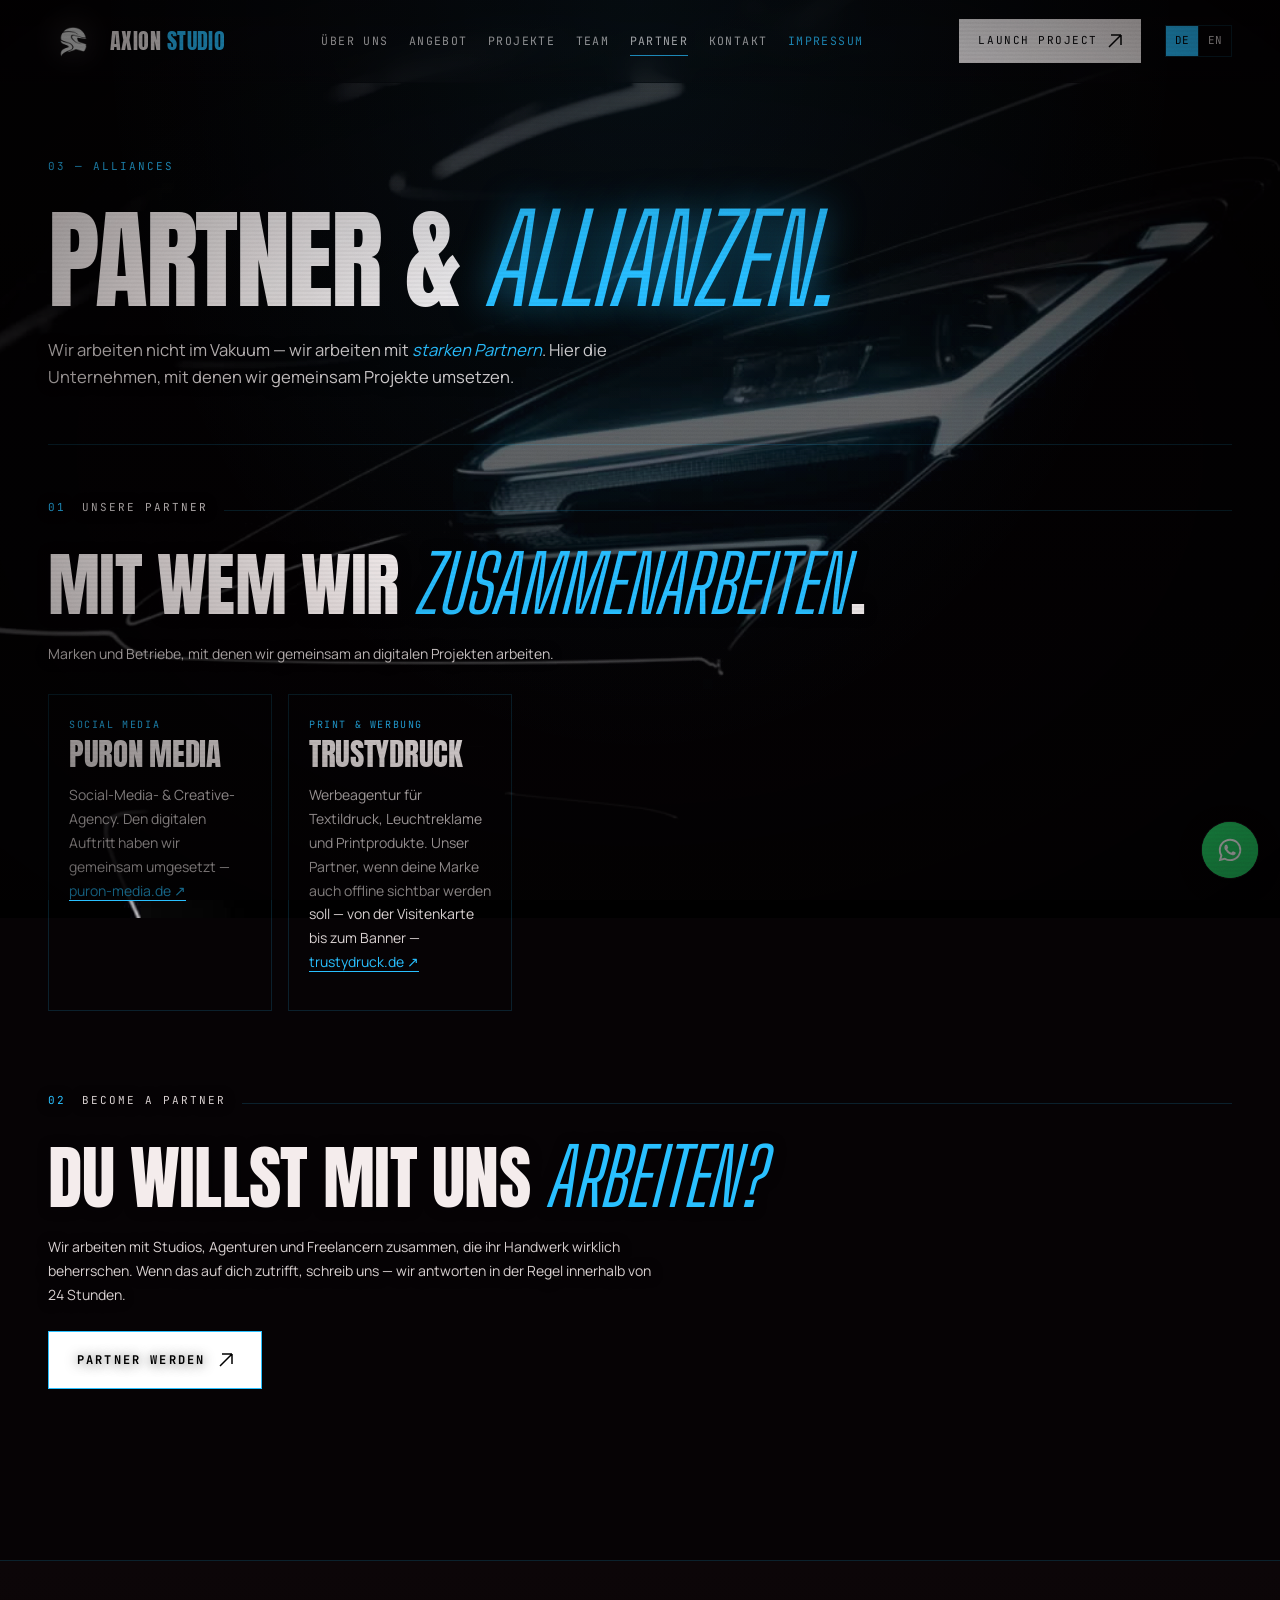
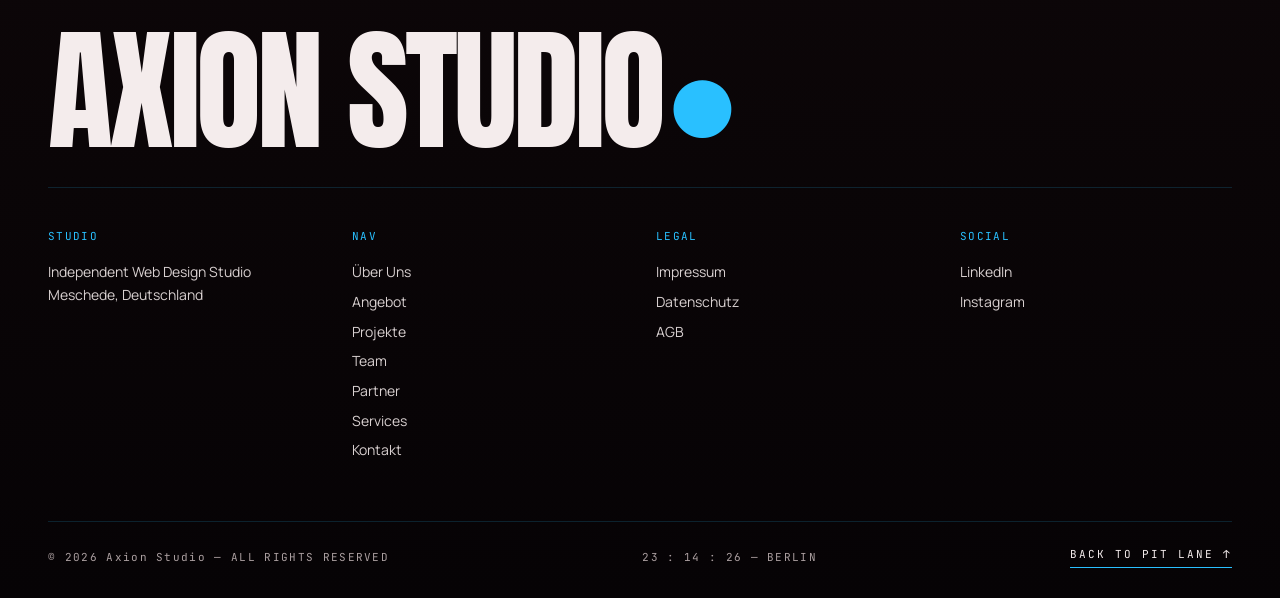
<file: partner.html>
<!DOCTYPE html>
<html lang="de">
<head>
  <meta charset="UTF-8" />
  <meta name="viewport" content="width=device-width, initial-scale=1.0" />
  <meta http-equiv="Content-Security-Policy" content="default-src 'self'; script-src 'self' https://static.cloudflareinsights.com; style-src 'self' 'unsafe-inline'; img-src 'self' data:; font-src 'self'; media-src 'self'; connect-src 'self' https://qcbarlmhsgupeqwehnwe.supabase.co https://cloudflareinsights.com https://static.cloudflareinsights.com; object-src 'none'; frame-src 'none'; base-uri 'self'; form-action 'self'; upgrade-insecure-requests" />
  <meta name="google-site-verification" content="KVWagdKwjMBX_V4pYuZyJR6mR2KfFpNBnR5O7Z0sQBQ" />
  <title>Partner & Allianzen — Webdesign | Axion Studio</title>
  <meta name="description" content="Partner und strategische Allianzen von Axion Studio: Studios und Agenturen, mit denen wir in Meschede &amp; Sauerland an Web Design und Entwicklung bauen." />
  <link rel="canonical" href="https://axion-studio.de/partner.html" />
  <meta name="robots" content="index, follow" />
  <meta name="author" content="Tolunay Usul" />
  <meta name="theme-color" content="#060305" />
  <meta property="og:type" content="website" />
  <meta property="og:site_name" content="Axion Studio" />
  <meta property="og:locale" content="de_DE" />
  <meta property="og:title" content="Partner &amp; Allianzen — Webdesign | Axion Studio" />
  <meta property="og:description" content="Partner und strategische Allianzen von Axion Studio: Studios und Agenturen, mit denen wir in Meschede &amp; Sauerland an Web Design und Entwicklung bauen." />
  <meta property="og:url" content="https://axion-studio.de/partner.html" />
  <meta property="og:image" content="https://axion-studio.de/assets/images/og-cover.jpg" />
  <meta property="og:image:width" content="1200" />
  <meta property="og:image:height" content="630" />
  <meta property="og:image:alt" content="Axion Studio — Webdesign &amp; Webentwicklung aus Meschede" />
  <meta name="twitter:card" content="summary_large_image" />
  <meta name="twitter:title" content="Partner &amp; Allianzen — Webdesign | Axion Studio" />
  <meta name="twitter:description" content="Partner und strategische Allianzen von Axion Studio: Studios und Agenturen, mit denen wir in Meschede &amp; Sauerland an Web Design und Entwicklung bauen." />
  <meta name="twitter:image" content="https://axion-studio.de/assets/images/og-cover.jpg" />
  <script type="application/ld+json">
  {
    "@context": "https://schema.org",
    "@type": "BreadcrumbList",
    "itemListElement": [
      { "@type": "ListItem", "position": 1, "name": "Start", "item": "https://axion-studio.de/" },
      { "@type": "ListItem", "position": 2, "name": "Partner", "item": "https://axion-studio.de/partner.html" }
    ]
  }
  </script>
  <link rel="icon" type="image/png" sizes="any" href="assets/images/favicon.png?v=20260616a" />
  <link rel="apple-touch-icon" href="assets/images/favicon.png?v=20260616a" />
  <link rel="manifest" href="/site.webmanifest" />
  <link rel="preload" href="assets/fonts/anton-v27-latin.woff2" as="font" type="font/woff2" crossorigin />
  <link rel="stylesheet" href="assets/css/style.css?v=20260831b" />
</head>
<body class="theme-cool">
  <a class="skip-link" href="#content">Zum Inhalt springen</a>
  <!-- FULL-PAGE ping-pong background (forward → reverse → …), pre-rendered boomerang + native loop -->
  <div class="bg-loop" aria-hidden="true">
    <video class="bg-loop__video" style="--poster:url(&quot;/assets/images/partner-poster.jpg?v=20260726l&quot;);--poster-mobile:url(&quot;/assets/images/partner-poster-mobile.jpg?v=20260726l&quot;)" autoplay loop muted playsinline preload="auto">
      <!-- Desktop-Quelle ZUERST: ein Browser der media ignoriert nimmt die erste
           passende Quelle und verhaelt sich wie bisher. Der Mobile-Clip ist der
           Ausschnitt, den object-fit:cover auf dem Handy ohnehin zeigt. -->
      <source src="assets/video/partner-boomerang.mp4?v=20260726j" type="video/mp4" media="(min-width: 901px)" />
      <source src="assets/video/partner-boomerang-mobile.mp4?v=20260726j" type="video/mp4" media="(max-width: 900px)" />
      <source src="assets/video/partner-boomerang.mp4?v=20260726j" type="video/mp4" />
    </video>
  </div>
  <div class="bg-scroll-tint" aria-hidden="true"></div>

  <div class="noise" aria-hidden="true"></div>
  <div class="scanlines" aria-hidden="true"></div>
  <div class="vignette" aria-hidden="true"></div>

  <header class="nav is-scrolled" id="nav">
    <a href="/" class="nav__logo" aria-label="Axion Studio — Startseite">
      <span class="nav__logo-mark" aria-hidden="true">
        <img src="assets/images/logo.png?v=2" alt="" />
      </span>
      <span class="nav__logo-text">Axion<span> Studio</span></span>
    </a>
    <nav class="nav__links">
      <a href="about.html"     data-link>Über Uns</a>
      <a href="angebot.html"   data-link>Angebot</a>
      <a href="projekte.html"  data-link>Projekte</a>
      <a href="team.html"      data-link>Team</a>
      <a href="partner.html"   data-link class="is-active">Partner</a>
      <a href="kontakt.html"   data-link>Kontakt</a>
      
      <a href="impressum.html" data-link class="nav__sub">Impressum</a>
    </nav>
    <a href="kontakt.html" class="nav__cta" data-magnetic>
      <span>Launch Project</span>
      <svg width="14" height="14" viewBox="0 0 14 14" fill="none"><path d="M1 13L13 1M13 1H3M13 1V11" stroke="currentColor" stroke-width="1.5"/></svg>
    </a>
    <div class="lang-toggle" role="group" aria-label="Sprache / Language"><button type="button" class="lang-toggle__opt is-active" data-lang="de">DE</button><button type="button" class="lang-toggle__opt" data-lang="en">EN</button></div>
    <button class="nav__burger" id="navBurger" aria-label="Menü öffnen" aria-expanded="false">
      <span></span><span></span><span></span>
    </button>
  </header>

  <div class="mobile-nav" id="mobileNav" aria-hidden="true">
    <div class="mobile-nav__brand" aria-hidden="true">
      <img src="assets/images/logo.png?v=2" alt="" />
    </div>
    <nav class="mobile-nav__links">
      <a href="about.html"     data-mobile-link><em>Über Uns</em></a>
      <a href="angebot.html"   data-mobile-link><em>Angebot</em></a>
      <a href="projekte.html"  data-mobile-link><em>Projekte</em></a>
      <a href="team.html"      data-mobile-link><em>Team</em></a>
      <a href="partner.html"   data-mobile-link><em>Partner</em></a>
      <a href="kontakt.html"   data-mobile-link><em>Kontakt</em></a>
    </nav>
    <div class="mobile-nav__foot">
      <span class="mono">MESCHEDE · DE</span>
      <a href="mailto:info@axion-studio.de" class="mono">info@axion-studio.de</a>
    </div>
  </div>

  <main class="page" id="content">
    <header class="page-hero">
      <span class="page-hero__kicker">03 — ALLIANCES</span>
      <h1 class="page-hero__title">Partner &amp; <em>Allianzen.</em></h1>
      <p class="page-hero__lead">
        Wir arbeiten nicht im Vakuum — wir arbeiten mit <em>starken Partnern</em>.
        Hier die Unternehmen, mit denen wir gemeinsam Projekte umsetzen.
      </p>
    </header>

    <section class="page-section">
      <div class="page-section__head">
        <span class="num">01</span>
        <span>Unsere Partner</span>
        <span class="line"></span>
      </div>
      <h2>Mit wem wir <em>zusammenarbeiten</em>.</h2>
      <p>Marken und Betriebe, mit denen wir gemeinsam an digitalen Projekten arbeiten.</p>
      <div class="partner-grid" style="margin-top: 28px;" data-cms-list="partner" data-cms-tpl="partnerCard">
        <article class="partner-card">
          <span class="partner-card__cat">SOCIAL MEDIA</span>
          <span class="partner-card__name">Puron Media</span>
          <p class="partner-card__desc">Social-Media- &amp; Creative-Agency. Den digitalen Auftritt haben wir gemeinsam umgesetzt — <a href="https://puron-media.de/" target="_blank" rel="noopener noreferrer" style="color: var(--red); border-bottom: 1px solid var(--red);">puron-media.de ↗</a></p>
        </article>
        <article class="partner-card">
          <span class="partner-card__cat">PRINT &amp; WERBUNG</span>
          <span class="partner-card__name">Trustydruck</span>
          <p class="partner-card__desc">Werbeagentur für Textildruck, Leuchtreklame und Printprodukte. Unser Partner, wenn deine Marke auch offline sichtbar werden soll — von der Visitenkarte bis zum Banner — <a href="https://www.trustydruck.de/" target="_blank" rel="noopener noreferrer" style="color: var(--red); border-bottom: 1px solid var(--red);">trustydruck.de ↗</a></p>
        </article>
      </div>
    </section>

    <section class="page-section">
      <div class="page-section__head">
        <span class="num">02</span>
        <span>Become a Partner</span>
        <span class="line"></span>
      </div>
      <h2>Du willst mit uns <em>arbeiten?</em></h2>
      <p>
        Wir arbeiten mit Studios, Agenturen und Freelancern zusammen, die ihr Handwerk
        wirklich beherrschen. Wenn das auf dich zutrifft, schreib uns — wir antworten
        in der Regel innerhalb von 24 Stunden.
      </p>
      <p style="margin-top: 24px;">
        <a href="kontakt.html" class="btn btn--primary" style="text-decoration: none;" data-magnetic>
          <span>Partner werden</span>
          <svg width="14" height="14" viewBox="0 0 14 14" fill="none"><path d="M1 13L13 1M13 1H3M13 1V11" stroke="currentColor" stroke-width="1.5"/></svg>
        </a>
      </p>
    </section>
  </main>

  <footer class="footer">
    <div class="footer__top">
      <h2 class="footer__giant">Axion Studio<span class="dot">●</span></h2>
    </div>
    <div class="footer__grid">
      <div class="footer__col">
        <span class="mono">STUDIO</span>
        <p><span data-cms="footer.studio">Independent Web Design Studio</span><br/><span data-cms="footer.location">Meschede, Deutschland</span></p>
      </div>
      <div class="footer__col">
        <span class="mono">NAV</span>
        <a href="about.html">Über Uns</a>
        <a href="angebot.html">Angebot</a>
        <a href="projekte.html">Projekte</a>
        <a href="team.html">Team</a>
        <a href="partner.html">Partner</a>
        <a href="/#services">Services</a>
        <a href="kontakt.html">Kontakt</a>
      </div>
      <div class="footer__col">
        <span class="mono">LEGAL</span>
        <a href="impressum.html">Impressum</a>
        <a href="impressum.html#datenschutz">Datenschutz</a>
        <a href="impressum.html#agb">AGB</a>
      </div>
      <div class="footer__col">
        <span class="mono">SOCIAL</span>
        <a href="https://www.linkedin.com/in/tolunay-usul-62949a325/" target="_blank" rel="noopener noreferrer">LinkedIn</a>
        <a href="https://www.instagram.com/axionstudio.de/" target="_blank" rel="noopener noreferrer">Instagram</a>
      </div>
    </div>
    <div class="footer__bottom">
      <span class="mono" data-cms="footer.copyright">© 2026 Axion Studio — ALL RIGHTS RESERVED</span>
      <span class="mono" id="clock">— : — : —</span>
      <a href="/#top" class="footer__top-btn">BACK TO PIT LANE ↑</a>
    </div>
  </footer>

  <script src="assets/js/vendor/gsap.min.js?v=20260726p"></script>
  <script src="assets/js/vendor/lenis.min.js?v=20260726p"></script>
  <script src="assets/js/main.js?v=20260726n"></script>
  <script src="assets/js/content.js?v=20260831b"></script>
  <script src="assets/js/i18n.js?v=20260831b"></script>

  <!-- Cloudflare Web Analytics -->
  <script defer src="https://static.cloudflareinsights.com/beacon.min.js" data-cf-beacon='{"token": "d8266d7c9e09431c88ea4d6ecccccbe1"}'></script>
  <!-- End Cloudflare Web Analytics -->
</body>
</html>
</file>
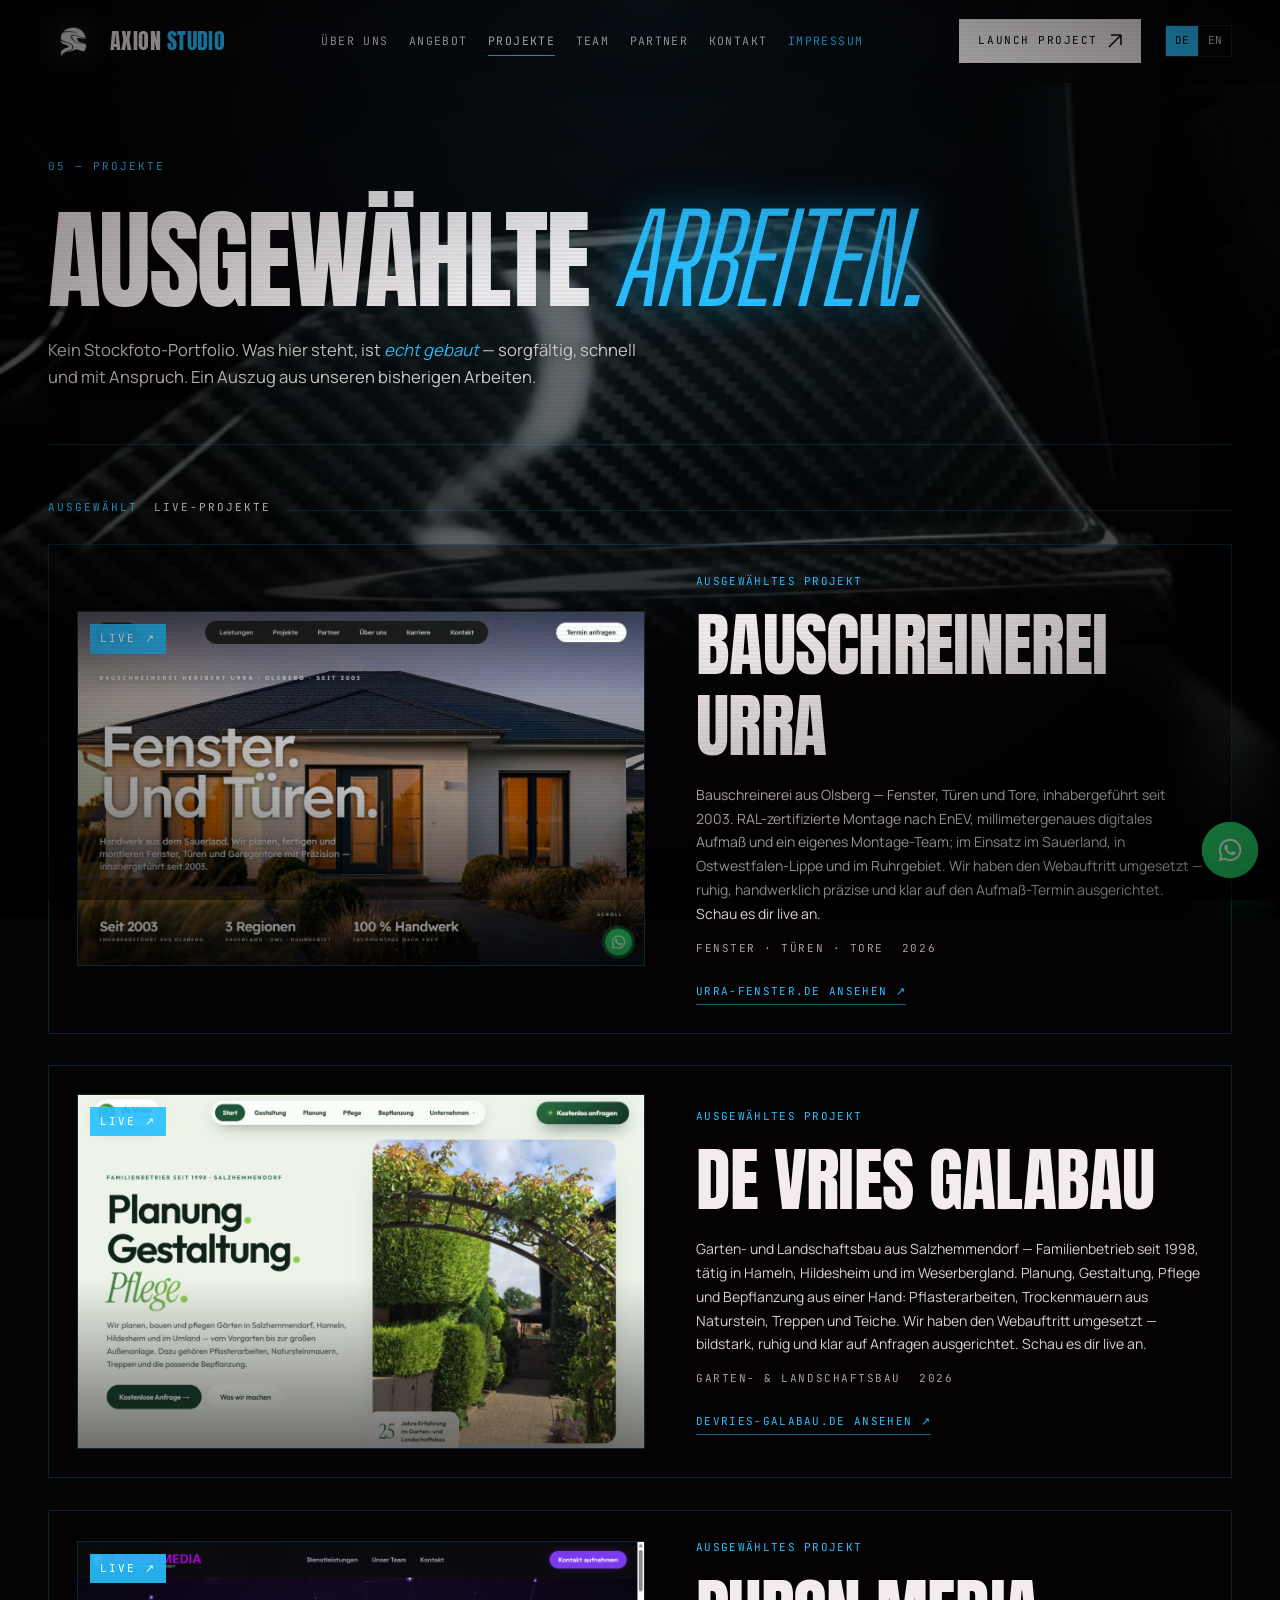
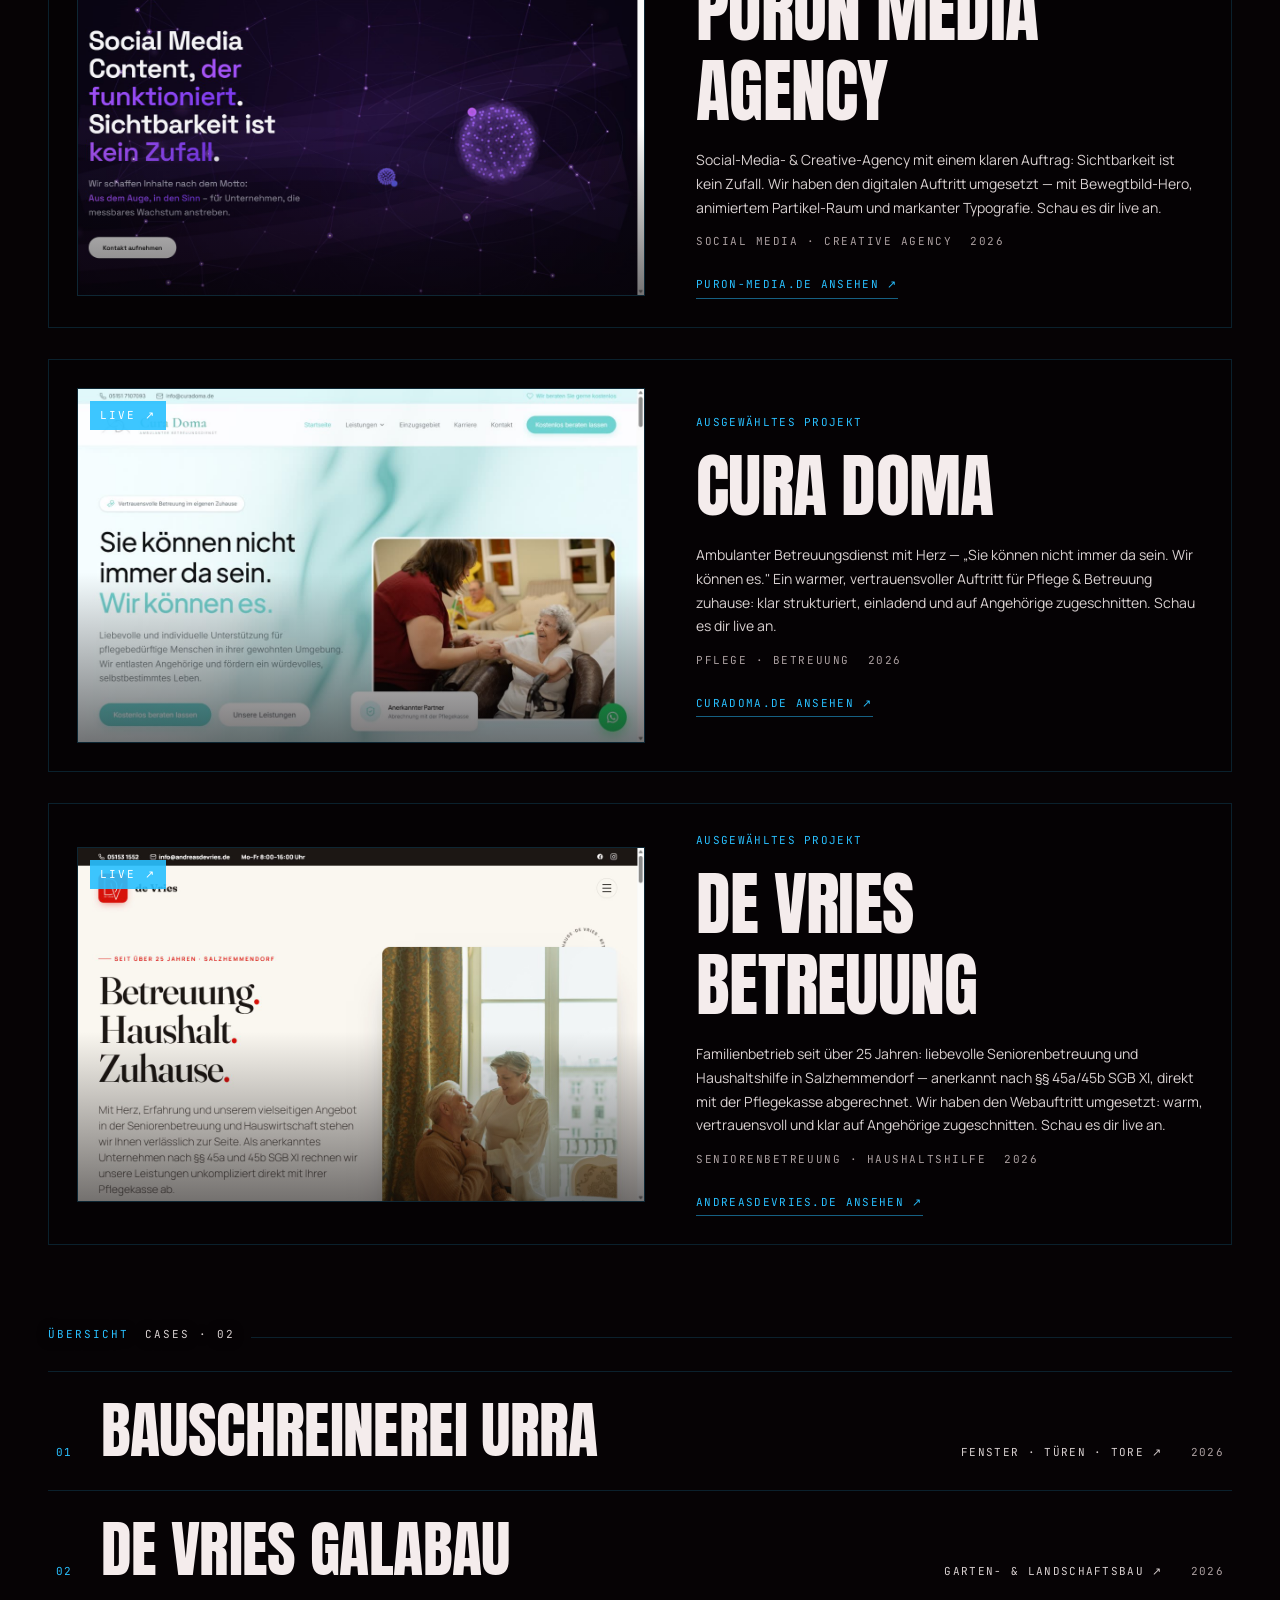
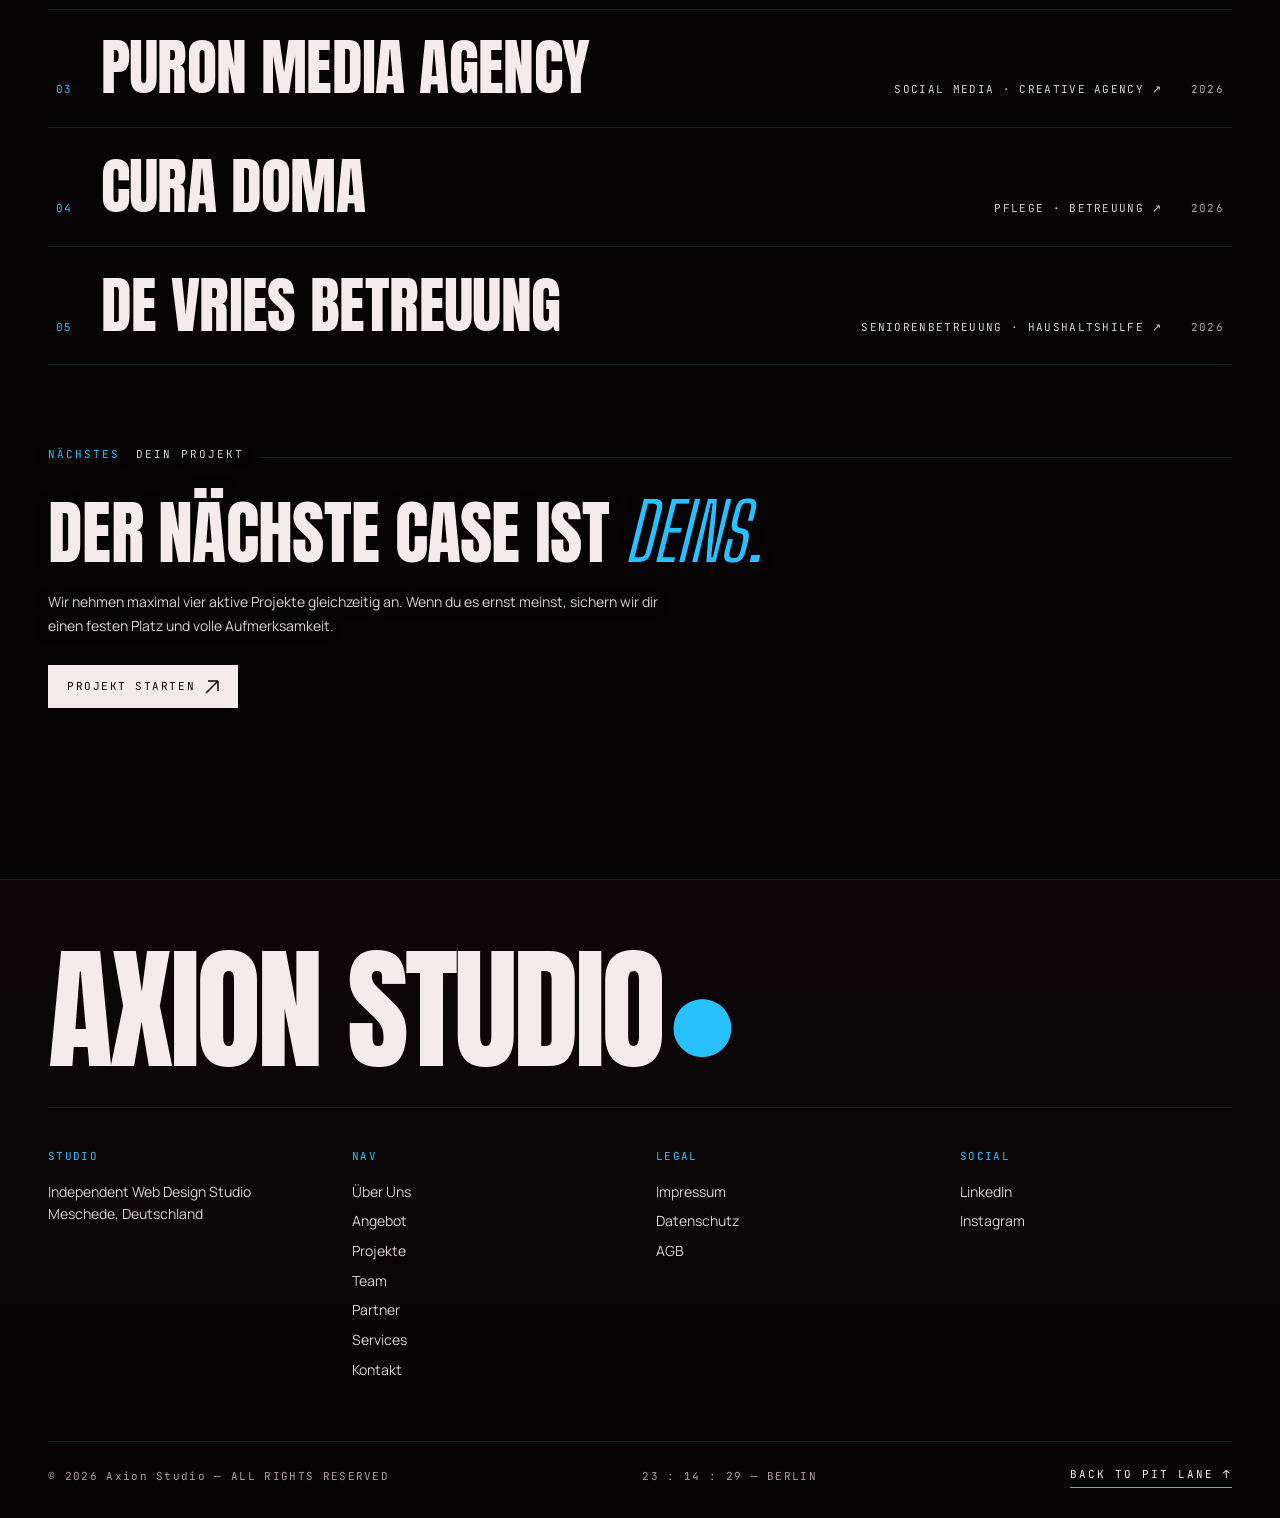
<file: projekte.html>
<!DOCTYPE html>
<html lang="de">
<head>
  <meta charset="UTF-8" />
  <meta name="viewport" content="width=device-width, initial-scale=1.0" />
  <meta http-equiv="Content-Security-Policy" content="default-src 'self'; script-src 'self' https://static.cloudflareinsights.com; style-src 'self' 'unsafe-inline'; img-src 'self' data:; font-src 'self'; media-src 'self'; connect-src 'self' https://qcbarlmhsgupeqwehnwe.supabase.co https://cloudflareinsights.com https://static.cloudflareinsights.com; object-src 'none'; frame-src 'none'; base-uri 'self'; form-action 'self'; upgrade-insecure-requests" />
  <meta name="google-site-verification" content="KVWagdKwjMBX_V4pYuZyJR6mR2KfFpNBnR5O7Z0sQBQ" />
  <title>Projekte & Referenzen — Webdesign | Axion Studio</title>
  <meta name="description" content="Ausgewählte Arbeiten aus unserem Webdesign-Studio in Meschede: Web Design, Development, Motion &amp; 3D und Hosting. Digitale Auftritte, die einschlagen." />
  <link rel="canonical" href="https://axion-studio.de/projekte.html" />
  <meta name="robots" content="index, follow" />
  <meta name="author" content="Tolunay Usul" />
  <meta name="theme-color" content="#060305" />
  <meta property="og:type" content="website" />
  <meta property="og:site_name" content="Axion Studio" />
  <meta property="og:locale" content="de_DE" />
  <meta property="og:title" content="Projekte &amp; Referenzen — Webdesign | Axion Studio" />
  <meta property="og:description" content="Ausgewählte Arbeiten aus unserem Webdesign-Studio in Meschede: Web Design, Development, Motion &amp; 3D und Hosting. Digitale Auftritte, die einschlagen." />
  <meta property="og:url" content="https://axion-studio.de/projekte.html" />
  <meta property="og:image" content="https://axion-studio.de/assets/images/og-cover.jpg" />
  <meta property="og:image:width" content="1200" />
  <meta property="og:image:height" content="630" />
  <meta property="og:image:alt" content="Axion Studio — Webdesign &amp; Webentwicklung aus Meschede" />
  <meta name="twitter:card" content="summary_large_image" />
  <meta name="twitter:title" content="Projekte &amp; Referenzen — Webdesign | Axion Studio" />
  <meta name="twitter:description" content="Ausgewählte Arbeiten aus unserem Webdesign-Studio in Meschede: Web Design, Development, Motion &amp; 3D und Hosting. Digitale Auftritte, die einschlagen." />
  <meta name="twitter:image" content="https://axion-studio.de/assets/images/og-cover.jpg" />
  <script type="application/ld+json">
  {
    "@context": "https://schema.org",
    "@type": "BreadcrumbList",
    "itemListElement": [
      { "@type": "ListItem", "position": 1, "name": "Start", "item": "https://axion-studio.de/" },
      { "@type": "ListItem", "position": 2, "name": "Projekte", "item": "https://axion-studio.de/projekte.html" }
    ]
  }
  </script>
  <link rel="icon" type="image/png" sizes="any" href="assets/images/favicon.png?v=20260616a" />
  <link rel="apple-touch-icon" href="assets/images/favicon.png?v=20260616a" />
  <link rel="manifest" href="/site.webmanifest" />
  <link rel="preload" href="assets/fonts/anton-v27-latin.woff2" as="font" type="font/woff2" crossorigin />
  <link rel="stylesheet" href="assets/css/style.css?v=20260831b" />
</head>
<body class="theme-cool">
  <a class="skip-link" href="#content">Zum Inhalt springen</a>
  <!-- FULL-PAGE ping-pong background (forward → reverse → …), pre-rendered boomerang + native loop -->
  <div class="bg-loop" aria-hidden="true">
    <video class="bg-loop__video" style="--poster:url(&quot;/assets/images/projekte-poster.jpg?v=20260726l&quot;);--poster-mobile:url(&quot;/assets/images/projekte-poster-mobile.jpg?v=20260726l&quot;)" autoplay loop muted playsinline preload="auto">
      <!-- Desktop-Quelle ZUERST: ein Browser der media ignoriert nimmt die erste
           passende Quelle und verhaelt sich wie bisher. Der Mobile-Clip ist der
           Ausschnitt, den object-fit:cover auf dem Handy ohnehin zeigt. -->
      <source src="assets/video/projekte-boomerang.mp4?v=20260726j" type="video/mp4" media="(min-width: 901px)" />
      <source src="assets/video/projekte-boomerang-mobile.mp4?v=20260726j" type="video/mp4" media="(max-width: 900px)" />
      <source src="assets/video/projekte-boomerang.mp4?v=20260726j" type="video/mp4" />
    </video>
  </div>
  <div class="bg-scroll-tint" aria-hidden="true"></div>

  <div class="noise" aria-hidden="true"></div>
  <div class="scanlines" aria-hidden="true"></div>
  <div class="vignette" aria-hidden="true"></div>

  <header class="nav is-scrolled" id="nav">
    <a href="/" class="nav__logo" aria-label="Axion Studio — Startseite">
      <span class="nav__logo-mark" aria-hidden="true">
        <img src="assets/images/logo.png?v=2" alt="" />
      </span>
      <span class="nav__logo-text">Axion<span> Studio</span></span>
    </a>
    <nav class="nav__links">
      <a href="about.html"     data-link>Über Uns</a>
      <a href="angebot.html"   data-link>Angebot</a>
      <a href="projekte.html"  data-link class="is-active">Projekte</a>
      <a href="team.html"      data-link>Team</a>
      <a href="partner.html"   data-link>Partner</a>
      <a href="kontakt.html"   data-link>Kontakt</a>
      
      <a href="impressum.html" data-link class="nav__sub">Impressum</a>
    </nav>
    <a href="kontakt.html" class="nav__cta">
      <span>Launch Project</span>
      <svg width="14" height="14" viewBox="0 0 14 14" fill="none"><path d="M1 13L13 1M13 1H3M13 1V11" stroke="currentColor" stroke-width="1.5"/></svg>
    </a>
    <div class="lang-toggle" role="group" aria-label="Sprache / Language"><button type="button" class="lang-toggle__opt is-active" data-lang="de">DE</button><button type="button" class="lang-toggle__opt" data-lang="en">EN</button></div>
    <button class="nav__burger" id="navBurger" aria-label="Menü öffnen" aria-expanded="false">
      <span></span><span></span><span></span>
    </button>
  </header>

  <div class="mobile-nav" id="mobileNav" aria-hidden="true">
    <div class="mobile-nav__brand" aria-hidden="true">
      <img src="assets/images/logo.png?v=2" alt="" />
    </div>
    <nav class="mobile-nav__links">
      <a href="about.html"     data-mobile-link><em>Über Uns</em></a>
      <a href="angebot.html"   data-mobile-link><em>Angebot</em></a>
      <a href="projekte.html"  data-mobile-link><em>Projekte</em></a>
      <a href="team.html"      data-mobile-link><em>Team</em></a>
      <a href="partner.html"   data-mobile-link><em>Partner</em></a>
      <a href="kontakt.html"   data-mobile-link><em>Kontakt</em></a>
    </nav>
    <div class="mobile-nav__foot">
      <span class="mono">MESCHEDE · DE</span>
      <a href="mailto:info@axion-studio.de" class="mono">info@axion-studio.de</a>
    </div>
  </div>

  <main class="page" id="content">
    <header class="page-hero">
      <span class="page-hero__kicker">05 — PROJEKTE</span>
      <h1 class="page-hero__title">Ausgewählte <em>Arbeiten.</em></h1>
      <p class="page-hero__lead">
        Kein Stockfoto-Portfolio. Was hier steht, ist <em>echt gebaut</em> — sorgfältig,
        schnell und mit Anspruch. Ein Auszug aus unseren bisherigen Arbeiten.
      </p>
    </header>

    <section class="page-section">
      <div class="page-section__head">
        <span class="num">AUSGEWÄHLT</span>
        <span>Live-Projekte</span>
        <span class="line"></span>
      </div>

      <div class="case-features" data-cms-list="projekte.featured" data-cms-tpl="caseFeature">
      <a class="case-feature" href="https://urra-fenster.de/" target="_blank" rel="noopener noreferrer">
        <div class="case-feature__media">
          <img src="assets/images/urra-fenster.jpg" alt="Vorschau der Website von Bauschreinerei Urra — Fenster · Türen · Tore" loading="lazy" decoding="async" width="1264" height="800" />
          <span class="case-feature__badge">Live ↗</span>
        </div>
        <div class="case-feature__body">
          <span class="case-feature__kicker mono">AUSGEWÄHLTES PROJEKT</span>
          <h2 class="case-feature__name">Bauschreinerei<br/>Urra</h2>
          <p class="case-feature__desc">
            Bauschreinerei aus Olsberg — Fenster, Türen und Tore, inhabergeführt seit 2003.
            RAL-zertifizierte Montage nach EnEV, millimetergenaues digitales Aufmaß und ein eigenes
            Montage-Team; im Einsatz im Sauerland, in Ostwestfalen-Lippe und im Ruhrgebiet. Wir haben
            den Webauftritt umgesetzt — ruhig, handwerklich präzise und klar auf den Aufmaß-Termin
            ausgerichtet. Schau es dir live an.
          </p>
          <div class="case-feature__meta">
            <span class="mono">Fenster · Türen · Tore</span>
            <span class="mono">2026</span>
          </div>
          <span class="case-feature__cta mono">urra-fenster.de ansehen ↗</span>
        </div>
      </a>

      <a class="case-feature" href="https://devries-galabau.de/" target="_blank" rel="noopener noreferrer">
        <div class="case-feature__media">
          <img src="assets/images/devries-galabau.jpg" alt="Vorschau der Website von de Vries Galabau — Garten- &amp; Landschaftsbau" loading="lazy" decoding="async" width="1280" height="810" />
          <span class="case-feature__badge">Live ↗</span>
        </div>
        <div class="case-feature__body">
          <span class="case-feature__kicker mono">AUSGEWÄHLTES PROJEKT</span>
          <h2 class="case-feature__name">de Vries<br/>Galabau</h2>
          <p class="case-feature__desc">
            Garten- und Landschaftsbau aus Salzhemmendorf — Familienbetrieb seit 1998, tätig in Hameln,
            Hildesheim und im Weserbergland. Planung, Gestaltung, Pflege und Bepflanzung aus einer Hand:
            Pflasterarbeiten, Trockenmauern aus Naturstein, Treppen und Teiche. Wir haben den Webauftritt
            umgesetzt — bildstark, ruhig und klar auf Anfragen ausgerichtet. Schau es dir live an.
          </p>
          <div class="case-feature__meta">
            <span class="mono">Garten- &amp; Landschaftsbau</span>
            <span class="mono">2026</span>
          </div>
          <span class="case-feature__cta mono">devries-galabau.de ansehen ↗</span>
        </div>
      </a>

      <a class="case-feature" href="https://puron-media.de/" target="_blank" rel="noopener noreferrer">
        <div class="case-feature__media">
          <img src="assets/images/puron-media.jpg" alt="Vorschau der Website von Puron Media Agency — Social Media · Creative Agency" loading="lazy" decoding="async" width="1280" height="800" />
          <span class="case-feature__badge">Live ↗</span>
        </div>
        <div class="case-feature__body">
          <span class="case-feature__kicker mono">AUSGEWÄHLTES PROJEKT</span>
          <h2 class="case-feature__name">Puron Media<br/>Agency</h2>
          <p class="case-feature__desc">
            Social-Media- &amp; Creative-Agency mit einem klaren Auftrag: <em>Sichtbarkeit ist kein Zufall.</em>
            Wir haben den digitalen Auftritt umgesetzt — mit Bewegtbild-Hero, animiertem Partikel-Raum
            und markanter Typografie. Schau es dir live an.
          </p>
          <div class="case-feature__meta">
            <span class="mono">Social Media · Creative Agency</span>
            <span class="mono">2026</span>
          </div>
          <span class="case-feature__cta mono">puron-media.de ansehen ↗</span>
        </div>
      </a>

      <a class="case-feature" href="https://curadoma.de/" target="_blank" rel="noopener noreferrer">
        <div class="case-feature__media">
          <img src="assets/images/curadoma.jpg" alt="Vorschau der Website von Cura Doma — Pflege · Betreuung" loading="lazy" decoding="async" width="1200" height="750" />
          <span class="case-feature__badge">Live ↗</span>
        </div>
        <div class="case-feature__body">
          <span class="case-feature__kicker mono">AUSGEWÄHLTES PROJEKT</span>
          <h2 class="case-feature__name">Cura<br/>Doma</h2>
          <p class="case-feature__desc">
            Ambulanter Betreuungsdienst mit Herz — <em>„Sie können nicht immer da sein. Wir können es."</em>
            Ein warmer, vertrauensvoller Auftritt für Pflege &amp; Betreuung zuhause: klar strukturiert,
            einladend und auf Angehörige zugeschnitten. Schau es dir live an.
          </p>
          <div class="case-feature__meta">
            <span class="mono">Pflege · Betreuung</span>
            <span class="mono">2026</span>
          </div>
          <span class="case-feature__cta mono">curadoma.de ansehen ↗</span>
        </div>
      </a>

      <a class="case-feature" href="https://andreasdevries.de/" target="_blank" rel="noopener noreferrer">
        <div class="case-feature__media">
          <img src="assets/images/andreasdevries.jpg" alt="Vorschau der Website von de Vries Betreuung — Seniorenbetreuung · Haushaltshilfe" loading="lazy" decoding="async" width="1280" height="800" />
          <span class="case-feature__badge">Live ↗</span>
        </div>
        <div class="case-feature__body">
          <span class="case-feature__kicker mono">AUSGEWÄHLTES PROJEKT</span>
          <h2 class="case-feature__name">de Vries<br/>Betreuung</h2>
          <p class="case-feature__desc">
            Familienbetrieb seit über 25 Jahren: liebevolle <em>Seniorenbetreuung</em> und Haushaltshilfe
            in Salzhemmendorf — anerkannt nach §§ 45a/45b SGB XI, direkt mit der Pflegekasse abgerechnet.
            Wir haben den Webauftritt umgesetzt: warm, vertrauensvoll und klar auf Angehörige zugeschnitten. Schau es dir live an.
          </p>
          <div class="case-feature__meta">
            <span class="mono">Seniorenbetreuung · Haushaltshilfe</span>
            <span class="mono">2026</span>
          </div>
          <span class="case-feature__cta mono">andreasdevries.de ansehen ↗</span>
        </div>
      </a>
      </div>
    </section>

    <section class="page-section">
      <div class="page-section__head">
        <span class="num">ÜBERSICHT</span>
        <span>Cases · 02</span>
        <span class="line"></span>
      </div>

      <ul class="proj-list" data-cms-list="projekte.index" data-cms-tpl="projRow">
        <li class="proj">
          <a href="https://urra-fenster.de/" target="_blank" rel="noopener noreferrer">
            <span class="proj__num mono">01</span>
            <span class="proj__name">Bauschreinerei Urra</span>
            <span class="proj__cat mono">Fenster · Türen · Tore ↗</span>
            <span class="proj__year mono">2026</span>
          </a>
        </li>
        <li class="proj">
          <a href="https://devries-galabau.de/" target="_blank" rel="noopener noreferrer">
            <span class="proj__num mono">02</span>
            <span class="proj__name">de Vries Galabau</span>
            <span class="proj__cat mono">Garten- &amp; Landschaftsbau ↗</span>
            <span class="proj__year mono">2026</span>
          </a>
        </li>
        <li class="proj">
          <a href="https://puron-media.de/" target="_blank" rel="noopener noreferrer">
            <span class="proj__num mono">03</span>
            <span class="proj__name">Puron Media Agency</span>
            <span class="proj__cat mono">Social Media · Creative Agency ↗</span>
            <span class="proj__year mono">2026</span>
          </a>
        </li>
        <li class="proj">
          <a href="https://curadoma.de/" target="_blank" rel="noopener noreferrer">
            <span class="proj__num mono">04</span>
            <span class="proj__name">Cura Doma</span>
            <span class="proj__cat mono">Pflege · Betreuung ↗</span>
            <span class="proj__year mono">2026</span>
          </a>
        </li>
        <li class="proj">
          <a href="https://andreasdevries.de/" target="_blank" rel="noopener noreferrer">
            <span class="proj__num mono">05</span>
            <span class="proj__name">de Vries Betreuung</span>
            <span class="proj__cat mono">Seniorenbetreuung · Haushaltshilfe ↗</span>
            <span class="proj__year mono">2026</span>
          </a>
        </li>
      </ul>
    </section>

    <section class="page-section">
      <div class="page-section__head">
        <span class="num">NÄCHSTES</span>
        <span>Dein Projekt</span>
        <span class="line"></span>
      </div>
      <h2>Der nächste Case ist <em>deins.</em></h2>
      <p style="margin-bottom: 28px;">Wir nehmen maximal vier aktive Projekte gleichzeitig an. Wenn du es ernst meinst, sichern wir dir einen festen Platz und volle Aufmerksamkeit.</p>
      <a href="kontakt.html" class="nav__cta" style="display: inline-flex;">
        <span>Projekt starten</span>
        <svg width="14" height="14" viewBox="0 0 14 14" fill="none"><path d="M1 13L13 1M13 1H3M13 1V11" stroke="currentColor" stroke-width="1.5"/></svg>
      </a>
    </section>
  </main>

  <footer class="footer">
    <div class="footer__top">
      <h2 class="footer__giant">Axion Studio<span class="dot">●</span></h2>
    </div>
    <div class="footer__grid">
      <div class="footer__col">
        <span class="mono">STUDIO</span>
        <p><span data-cms="footer.studio">Independent Web Design Studio</span><br/><span data-cms="footer.location">Meschede, Deutschland</span></p>
      </div>
      <div class="footer__col">
        <span class="mono">NAV</span>
        <a href="about.html">Über Uns</a>
        <a href="angebot.html">Angebot</a>
        <a href="projekte.html">Projekte</a>
        <a href="team.html">Team</a>
        <a href="partner.html">Partner</a>
        <a href="/#services">Services</a>
        <a href="kontakt.html">Kontakt</a>
      </div>
      <div class="footer__col">
        <span class="mono">LEGAL</span>
        <a href="impressum.html">Impressum</a>
        <a href="impressum.html#datenschutz">Datenschutz</a>
        <a href="impressum.html#agb">AGB</a>
      </div>
      <div class="footer__col">
        <span class="mono">SOCIAL</span>
        <a href="https://www.linkedin.com/in/tolunay-usul-62949a325/" target="_blank" rel="noopener noreferrer">LinkedIn</a>
        <a href="https://www.instagram.com/axionstudio.de/" target="_blank" rel="noopener noreferrer">Instagram</a>
      </div>
    </div>
    <div class="footer__bottom">
      <span class="mono" data-cms="footer.copyright">© 2026 Axion Studio — ALL RIGHTS RESERVED</span>
      <span class="mono" id="clock">— : — : —</span>
      <a href="/#top" class="footer__top-btn">BACK TO PIT LANE ↑</a>
    </div>
  </footer>

  <script src="assets/js/vendor/gsap.min.js?v=20260726p"></script>
  <script src="assets/js/vendor/lenis.min.js?v=20260726p"></script>
  <script src="assets/js/main.js?v=20260726n"></script>
  <script src="assets/js/content.js?v=20260831b"></script>
  <script src="assets/js/i18n.js?v=20260831b"></script>
  <!-- Cloudflare Web Analytics -->
  <script defer src="https://static.cloudflareinsights.com/beacon.min.js" data-cf-beacon='{"token": "d8266d7c9e09431c88ea4d6ecccccbe1"}'></script>
  <!-- End Cloudflare Web Analytics -->
</body>
</html>
</file>
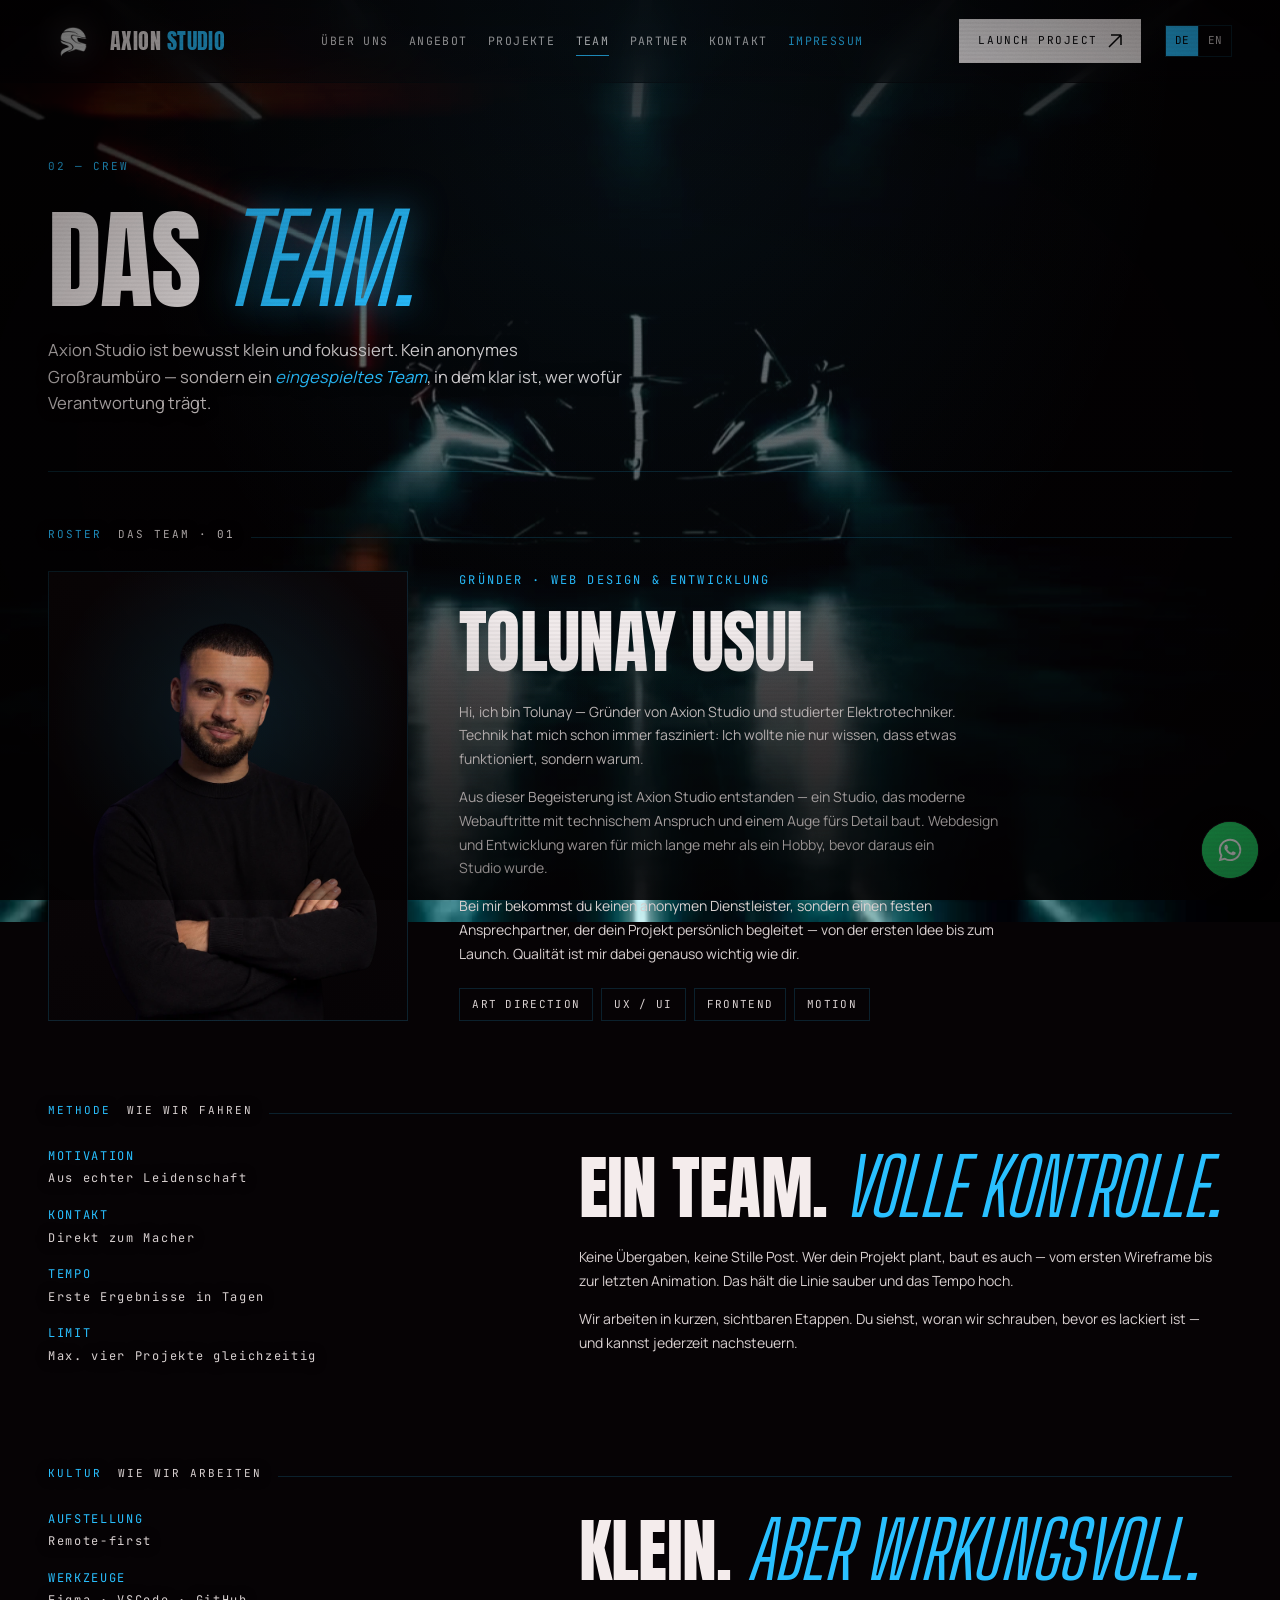
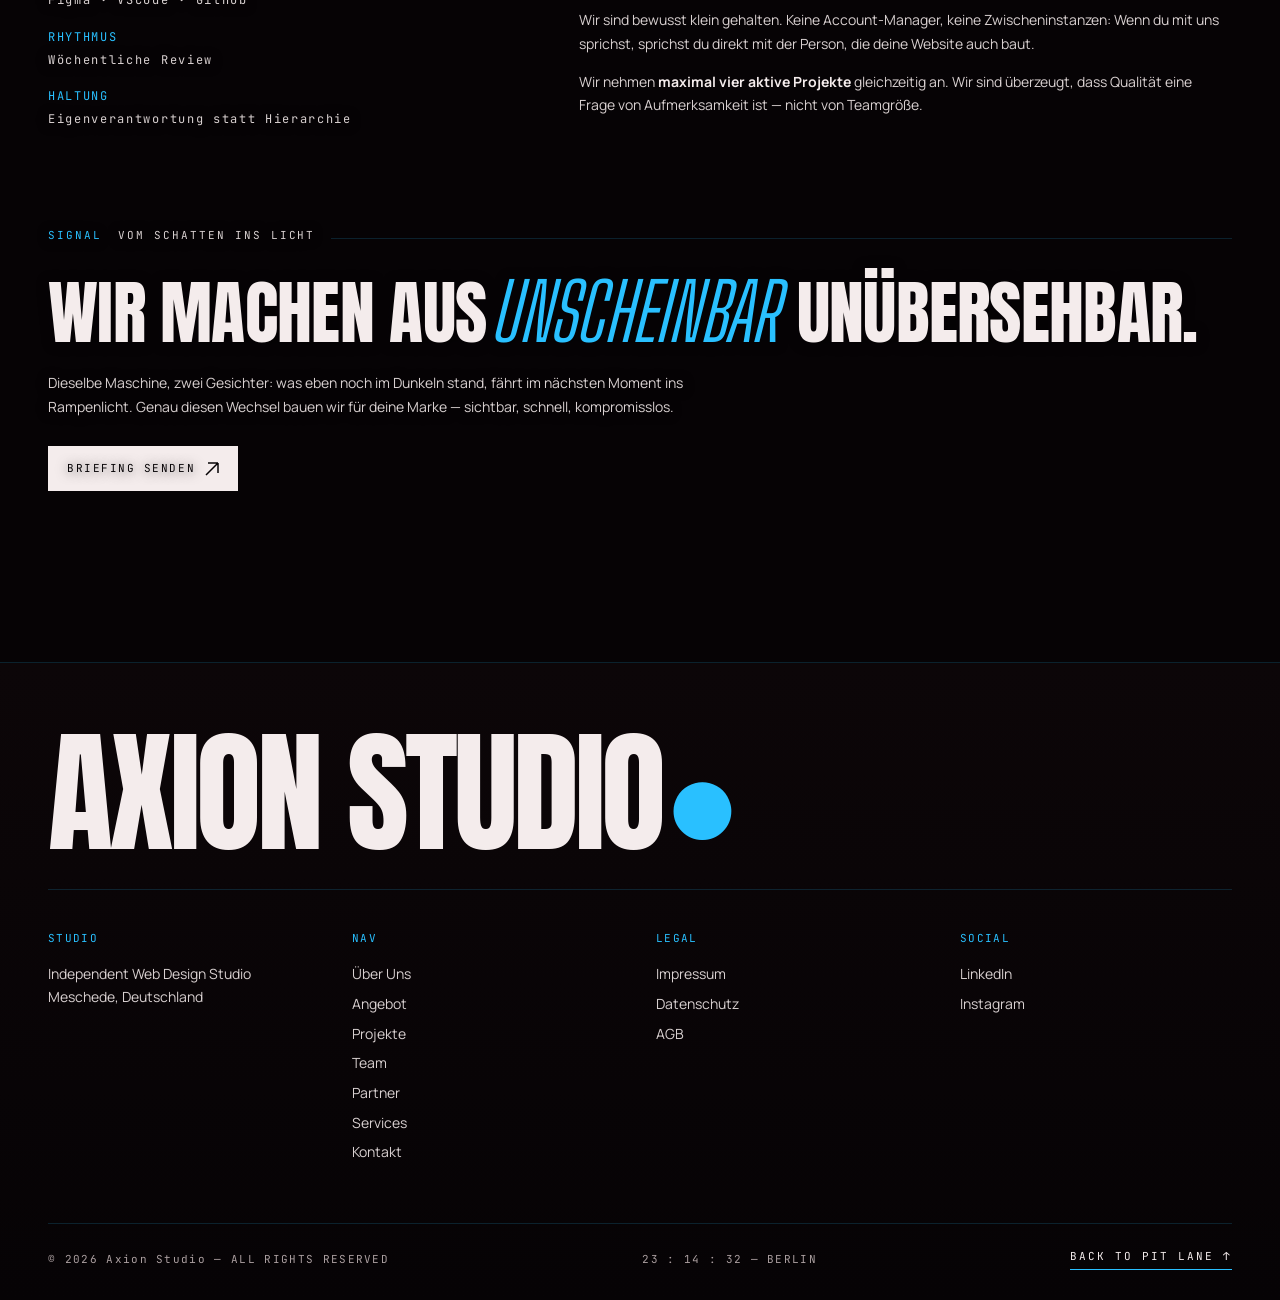
<file: team.html>
<!DOCTYPE html>
<html lang="de">
<head>
  <meta charset="UTF-8" />
  <meta name="viewport" content="width=device-width, initial-scale=1.0" />
  <meta http-equiv="Content-Security-Policy" content="default-src 'self'; script-src 'self' https://static.cloudflareinsights.com; style-src 'self' 'unsafe-inline'; img-src 'self' data:; font-src 'self'; media-src 'self'; connect-src 'self' https://qcbarlmhsgupeqwehnwe.supabase.co https://cloudflareinsights.com https://static.cloudflareinsights.com; object-src 'none'; frame-src 'none'; base-uri 'self'; form-action 'self'; upgrade-insecure-requests" />
  <meta name="google-site-verification" content="KVWagdKwjMBX_V4pYuZyJR6mR2KfFpNBnR5O7Z0sQBQ" />
  <title>Team — Webdesign & Motion Crew | Axion Studio</title>
  <meta name="description" content="Das Team hinter Axion Studio: eine kompakte Crew aus Design, Motion und Frontend in Meschede. Webdesign &amp; Webentwicklung für Sauerland und NRW." />
  <link rel="canonical" href="https://axion-studio.de/team.html" />
  <meta name="robots" content="index, follow" />
  <meta name="author" content="Tolunay Usul" />
  <meta name="theme-color" content="#060305" />
  <meta property="og:type" content="website" />
  <meta property="og:site_name" content="Axion Studio" />
  <meta property="og:locale" content="de_DE" />
  <meta property="og:title" content="Team — Webdesign &amp; Motion Crew | Axion Studio" />
  <meta property="og:description" content="Das Team hinter Axion Studio: eine kompakte Crew aus Design, Motion und Frontend in Meschede. Webdesign &amp; Webentwicklung für Sauerland und NRW." />
  <meta property="og:url" content="https://axion-studio.de/team.html" />
  <meta property="og:image" content="https://axion-studio.de/assets/images/og-cover.jpg" />
  <meta property="og:image:width" content="1200" />
  <meta property="og:image:height" content="630" />
  <meta property="og:image:alt" content="Axion Studio — Webdesign &amp; Webentwicklung aus Meschede" />
  <meta name="twitter:card" content="summary_large_image" />
  <meta name="twitter:title" content="Team — Webdesign &amp; Motion Crew | Axion Studio" />
  <meta name="twitter:description" content="Das Team hinter Axion Studio: eine kompakte Crew aus Design, Motion und Frontend in Meschede. Webdesign &amp; Webentwicklung für Sauerland und NRW." />
  <meta name="twitter:image" content="https://axion-studio.de/assets/images/og-cover.jpg" />
  <script type="application/ld+json">
  {
    "@context": "https://schema.org",
    "@type": "BreadcrumbList",
    "itemListElement": [
      { "@type": "ListItem", "position": 1, "name": "Start", "item": "https://axion-studio.de/" },
      { "@type": "ListItem", "position": 2, "name": "Team", "item": "https://axion-studio.de/team.html" }
    ]
  }
  </script>
  <link rel="icon" type="image/png" sizes="any" href="assets/images/favicon.png?v=20260616a" />
  <link rel="apple-touch-icon" href="assets/images/favicon.png?v=20260616a" />
  <link rel="manifest" href="/site.webmanifest" />
  <link rel="preload" href="assets/fonts/anton-v27-latin.woff2" as="font" type="font/woff2" crossorigin />
  <link rel="stylesheet" href="assets/css/style.css?v=20260831b" />
</head>
<body class="theme-cool">
  <a class="skip-link" href="#content">Zum Inhalt springen</a>
  <div class="noise" aria-hidden="true"></div>
  <div class="scanlines" aria-hidden="true"></div>
  <div class="vignette" aria-hidden="true"></div>

  <!-- FULL-PAGE scroll-scrub background video (hybrid proxy-scrub, CLAUDE.md §5A/§13).
       Spans the whole team page; sections sit on top, the tint keeps text legible. -->
  <div id="teamBg" class="bg-scroll bg-scroll--page">
    <video id="teamBgVideo" class="bg-scroll__video" muted playsinline preload="auto" aria-hidden="true" style="--poster:url(&quot;/assets/images/team-poster.jpg?v=20260831a&quot;)"></video>
    <canvas id="teamBgCanvas" class="bg-scroll__canvas" aria-hidden="true"></canvas>
  </div>
  <div class="bg-scroll-tint" aria-hidden="true"></div>


  <header class="nav is-scrolled" id="nav">
    <a href="/" class="nav__logo" aria-label="Axion Studio — Startseite">
      <span class="nav__logo-mark" aria-hidden="true">
        <img src="assets/images/logo.png?v=2" alt="" />
      </span>
      <span class="nav__logo-text">Axion<span> Studio</span></span>
    </a>
    <nav class="nav__links">
      <a href="about.html"     data-link>Über Uns</a>
      <a href="angebot.html"   data-link>Angebot</a>
      <a href="projekte.html"  data-link>Projekte</a>
      <a href="team.html"      data-link class="is-active">Team</a>
      <a href="partner.html"   data-link>Partner</a>
      <a href="kontakt.html"   data-link>Kontakt</a>
      
      <a href="impressum.html" data-link class="nav__sub">Impressum</a>
    </nav>
    <a href="kontakt.html" class="nav__cta" data-magnetic>
      <span>Launch Project</span>
      <svg width="14" height="14" viewBox="0 0 14 14" fill="none"><path d="M1 13L13 1M13 1H3M13 1V11" stroke="currentColor" stroke-width="1.5"/></svg>
    </a>
    <div class="lang-toggle" role="group" aria-label="Sprache / Language"><button type="button" class="lang-toggle__opt is-active" data-lang="de">DE</button><button type="button" class="lang-toggle__opt" data-lang="en">EN</button></div>
    <button class="nav__burger" id="navBurger" aria-label="Menü öffnen" aria-expanded="false">
      <span></span><span></span><span></span>
    </button>
  </header>

  <div class="mobile-nav" id="mobileNav" aria-hidden="true">
    <div class="mobile-nav__brand" aria-hidden="true">
      <img src="assets/images/logo.png?v=2" alt="" />
    </div>
    <nav class="mobile-nav__links">
      <a href="about.html"     data-mobile-link><em>Über Uns</em></a>
      <a href="angebot.html"   data-mobile-link><em>Angebot</em></a>
      <a href="projekte.html"  data-mobile-link><em>Projekte</em></a>
      <a href="team.html"      data-mobile-link><em>Team</em></a>
      <a href="partner.html"   data-mobile-link><em>Partner</em></a>
      <a href="kontakt.html"   data-mobile-link><em>Kontakt</em></a>
    </nav>
    <div class="mobile-nav__foot">
      <span class="mono">MESCHEDE · DE</span>
      <a href="mailto:info@axion-studio.de" class="mono">info@axion-studio.de</a>
    </div>
  </div>

  <main class="page" id="content">
    <header class="page-hero">
      <span class="page-hero__kicker">02 — CREW</span>
      <h1 class="page-hero__title">Das <em>Team.</em></h1>
      <p class="page-hero__lead">
        Axion Studio ist bewusst klein und fokussiert. Kein anonymes Großraumbüro —
        sondern ein <em>eingespieltes Team</em>, in dem klar ist, wer wofür Verantwortung trägt.
      </p>
    </header>

    <section class="page-section">
      <div class="page-section__head">
        <span class="num">ROSTER</span>
        <span>Das Team · 01</span>
        <span class="line"></span>
      </div>

      <div class="members" data-cms-list="team" data-cms-tpl="teamMember">
      <article class="member">
        <div class="member__photo">
          <picture>
            <source srcset="assets/images/tolunay-web.webp" type="image/webp" />
            <img src="assets/images/tolunay-web.jpg" alt="Tolunay Usul — Gründer von Axion Studio" loading="lazy" decoding="async" />
          </picture>
        </div>
        <div class="member__body">
          <span class="member__role mono">Gründer · Web Design &amp; Entwicklung</span>
          <h2 class="member__name">Tolunay Usul</h2>
          <div class="member__bio">
            <p>
              Hi, ich bin Tolunay — Gründer von Axion Studio und studierter
              Elektrotechniker. Technik hat mich schon immer fasziniert: Ich wollte nie
              nur wissen, <em>dass</em> etwas funktioniert, sondern <em>warum</em>.
            </p>
            <p>
              Aus dieser Begeisterung ist Axion Studio entstanden — ein Studio,
              das moderne Webauftritte mit technischem Anspruch und einem Auge fürs
              Detail baut. Webdesign und Entwicklung waren für mich lange mehr als ein
              Hobby, bevor daraus ein Studio wurde.
            </p>
            <p>
              Bei mir bekommst du keinen anonymen Dienstleister, sondern einen festen
              Ansprechpartner, der dein Projekt persönlich begleitet — von der ersten
              Idee bis zum Launch. Qualität ist mir dabei genauso wichtig wie dir.
            </p>
          </div>
          <div class="member__skills">
            <span>Art Direction</span>
            <span>UX / UI</span>
            <span>Frontend</span>
            <span>Motion</span>
          </div>
        </div>
      </article>
      </div>
    </section>

    <section class="page-section">
      <div class="page-section__head">
        <span class="num">METHODE</span>
        <span>Wie wir fahren</span>
        <span class="line"></span>
      </div>
      <div class="page-grid">
        <dl class="page-grid__meta">
          <dt>Motivation</dt>
          <dd>Aus echter Leidenschaft</dd>
          <dt>Kontakt</dt>
          <dd>Direkt zum Macher</dd>
          <dt>Tempo</dt>
          <dd>Erste Ergebnisse in Tagen</dd>
          <dt>Limit</dt>
          <dd>Max. vier Projekte gleichzeitig</dd>
        </dl>
        <div>
          <h2>Ein Team. <em>Volle Kontrolle.</em></h2>
          <p>
            Keine Übergaben, keine Stille Post. Wer dein Projekt plant, baut es auch —
            vom ersten Wireframe bis zur letzten Animation. Das hält die Linie sauber
            und das Tempo hoch.
          </p>
          <p>
            Wir arbeiten in kurzen, sichtbaren Etappen. Du siehst, woran wir schrauben,
            bevor es lackiert ist — und kannst jederzeit nachsteuern.
          </p>
        </div>
      </div>
    </section>

    <section class="page-section">
      <div class="page-section__head">
        <span class="num">KULTUR</span>
        <span>Wie wir arbeiten</span>
        <span class="line"></span>
      </div>
      <div class="page-grid">
        <dl class="page-grid__meta">
          <dt>Aufstellung</dt>
          <dd>Remote-first</dd>
          <dt>Werkzeuge</dt>
          <dd>Figma · VSCode · GitHub</dd>
          <dt>Rhythmus</dt>
          <dd>Wöchentliche Review</dd>
          <dt>Haltung</dt>
          <dd>Eigenverantwortung statt Hierarchie</dd>
        </dl>
        <div>
          <h2>Klein. <em>Aber wirkungsvoll.</em></h2>
          <p>
            Wir sind bewusst klein gehalten. Keine Account-Manager, keine Zwischeninstanzen:
            Wenn du mit uns sprichst, sprichst du direkt mit der Person, die deine Website
            auch baut.
          </p>
          <p>
            Wir nehmen <strong>maximal vier aktive Projekte</strong> gleichzeitig an.
            Wir sind überzeugt, dass Qualität eine Frage von Aufmerksamkeit ist —
            nicht von Teamgröße.
          </p>
        </div>
      </div>
    </section>

    <section class="page-section">
      <div class="page-section__head">
        <span class="num">SIGNAL</span>
        <span>Vom Schatten ins Licht</span>
        <span class="line"></span>
      </div>
      <h2>Wir machen aus <em style="margin-left: -0.14em">Unscheinbar</em> Unübersehbar.</h2>
      <p>
        Dieselbe Maschine, zwei Gesichter: was eben noch im Dunkeln stand, fährt im
        nächsten Moment ins Rampenlicht. Genau diesen Wechsel bauen wir für deine Marke —
        sichtbar, schnell, kompromisslos.
      </p>
      <p style="margin-top: 28px;">
        <a href="kontakt.html" class="nav__cta" data-magnetic style="display: inline-flex;">
          <span>Briefing senden</span>
          <svg width="14" height="14" viewBox="0 0 14 14" fill="none"><path d="M1 13L13 1M13 1H3M13 1V11" stroke="currentColor" stroke-width="1.5"/></svg>
        </a>
      </p>
    </section>
  </main>

  <footer class="footer">
    <div class="footer__top">
      <h2 class="footer__giant">Axion Studio<span class="dot">●</span></h2>
    </div>
    <div class="footer__grid">
      <div class="footer__col">
        <span class="mono">STUDIO</span>
        <p><span data-cms="footer.studio">Independent Web Design Studio</span><br/><span data-cms="footer.location">Meschede, Deutschland</span></p>
      </div>
      <div class="footer__col">
        <span class="mono">NAV</span>
        <a href="about.html">Über Uns</a>
        <a href="angebot.html">Angebot</a>
        <a href="projekte.html">Projekte</a>
        <a href="team.html">Team</a>
        <a href="partner.html">Partner</a>
        <a href="/#services">Services</a>
        <a href="kontakt.html">Kontakt</a>
      </div>
      <div class="footer__col">
        <span class="mono">LEGAL</span>
        <a href="impressum.html">Impressum</a>
        <a href="impressum.html#datenschutz">Datenschutz</a>
        <a href="impressum.html#agb">AGB</a>
      </div>
      <div class="footer__col">
        <span class="mono">SOCIAL</span>
        <a href="https://www.linkedin.com/in/tolunay-usul-62949a325/" target="_blank" rel="noopener noreferrer">LinkedIn</a>
        <a href="https://www.instagram.com/axionstudio.de/" target="_blank" rel="noopener noreferrer">Instagram</a>
      </div>
    </div>
    <div class="footer__bottom">
      <span class="mono" data-cms="footer.copyright">© 2026 Axion Studio — ALL RIGHTS RESERVED</span>
      <span class="mono" id="clock">— : — : —</span>
      <a href="/#top" class="footer__top-btn">BACK TO PIT LANE ↑</a>
    </div>
  </footer>

  <script src="assets/js/vendor/gsap.min.js?v=20260726p"></script>
  <script src="assets/js/vendor/lenis.min.js?v=20260726p"></script>
  <script src="assets/js/main.js?v=20260726n"></script>
  <script src="assets/js/content.js?v=20260831b"></script>
  <script src="assets/js/i18n.js?v=20260831b"></script>
  <!-- Cloudflare Web Analytics -->
  <script defer src="https://static.cloudflareinsights.com/beacon.min.js" data-cf-beacon='{"token": "d8266d7c9e09431c88ea4d6ecccccbe1"}'></script>
  <!-- End Cloudflare Web Analytics -->
</body>
</html>
</file>
<file: assets/css/style.css>
/* =========================================================
   REDLINE/STUDIO — Core Stylesheet
   Aggressive black/red/neon · racing-grade · brutalist
   ========================================================= */

:root {
  --bg: #060305;
  --bg-2: #0c0608;
  --bg-3: #150a0d;
  --ink: #f4ecec;
  --ink-dim: #d8d0d0;
  --ink-mute: #ab9fa0;
  --line: rgba(255, 60, 80, 0.15);
  --line-2: rgba(255, 255, 255, 0.07);
  --red: #ff1f3d;
  /* Textfarbe AUF einer Akzentflaeche — weiss verfehlt auf beiden Akzenten das
     AA-Kontrastminimum, dieser Wert haelt es in beiden Themes. */
  --on-accent: #08050a;
  --red-2: #ff003c;
  --red-deep: #b3001b;
  --red-glow: 255, 31, 61;
  --rose: #ffd2d8;
  --cream: #f4ecec;
  --grid: rgba(255, 31, 61, 0.06);

  --font-display: "Anton", "Bebas Neue", "Impact", sans-serif;
  --font-display-2: "Big Shoulders Display", "Anton", sans-serif;
  --font-mono: "JetBrains Mono", "IBM Plex Mono", monospace;
  --font-body: "Manrope", "Helvetica Neue", sans-serif;

  --ease: cubic-bezier(0.7, 0, 0.2, 1);
  --ease-out: cubic-bezier(0.16, 1, 0.3, 1);
  --ease-power: cubic-bezier(0.85, 0, 0.15, 1);
}

/* SUBPAGE THEME — the neon-red accent becomes a lighter neon BLUE. Applied via
   the theme-cool class on subpage bodies only (the homepage stays red). The whole
   UI is built on the red/glow/line/grid custom properties, so overriding them
   here recolours every accent, glow, animation and the logo name at once. */
.theme-cool {
  --line: rgba(41, 192, 255, 0.16);
  --red: #29c0ff;
  --red-2: #00a6ff;
  --red-deep: #0a5e96;
  --red-glow: 41, 192, 255;
  --rose: #cfeeff;
  --grid: rgba(41, 192, 255, 0.06);
}

* { box-sizing: border-box; margin: 0; padding: 0; }
*::selection { background: var(--red); color: #fff; text-shadow: none; }

/* =========================================================
   FONTS — selbst gehostet (DSGVO: kein Google-CDN, LG-München-
   Thema) + ein Dritt-Origin weniger im Rendering-Pfad.
   Latin-Subset deckt DE (Umlaute/ß/„") und EN ab. JetBrains
   Mono / Manrope / Big Shoulders sind Variable Fonts (eine
   Datei je Familie, font-weight als Bereich).
   ========================================================= */
@font-face {
  font-family: "Anton";
  font-style: normal;
  font-weight: 400;
  font-display: swap;
  src: url("../fonts/anton-v27-latin.woff2") format("woff2");
}
@font-face {
  font-family: "Big Shoulders Display";
  font-style: normal;
  font-weight: 100 900;
  font-display: swap;
  src: url("../fonts/big-shoulders-display-v24-latin.woff2") format("woff2");
}
@font-face {
  font-family: "JetBrains Mono";
  font-style: normal;
  font-weight: 100 800;
  font-display: swap;
  src: url("../fonts/jetbrains-mono-v24-latin.woff2") format("woff2");
}
@font-face {
  font-family: "Manrope";
  font-style: normal;
  font-weight: 200 800;
  font-display: swap;
  src: url("../fonts/manrope-v20-latin.woff2") format("woff2");
}

/* Native smooth-scroll is ONLY a fallback for when Lenis is off (no-JS or
   reduced-motion). Lenis adds .lenis to <html> and MUST own scrolling: a
   global scroll-behavior:smooth hijacks Lenis's own scrollTo()/settle calls
   into browser-native animations that fight its rAF loop → intermittent
   scroll stalls ("can't reach the top when scrolling up"). */
html:not(.lenis) { scroll-behavior: smooth; }
@media (prefers-reduced-motion: reduce) { html { scroll-behavior: auto; } }

html {
  /* Ankersprung und :target duerfen nicht unter der fixierten Kopfleiste
     landen — sonst ist das angesprungene Element (und der Tastaturfokus)
     verdeckt. */
  scroll-padding-top: 104px;
  /* Solid fallback before the video element loads. Painted FIRST in the stacking
     order, so .bg-scroll (z-index: -3) sits between this fallback and the body. */
  background: var(--bg);
  color: var(--ink);
  /* NOTE: do not use overflow-x: hidden on html — it breaks position: sticky.
     Horizontal overflow is clipped on body instead. */
}

/* Lenis smooth scroll — recommended setup */
html.lenis, html.lenis body { height: auto; }
.lenis.lenis-smooth { scroll-behavior: auto !important; }
.lenis.lenis-smooth [data-lenis-prevent] { overscroll-behavior: contain; }
.lenis.lenis-stopped { overflow: hidden; }
.lenis.lenis-smooth iframe { pointer-events: none; }

body {
  /* Body MUST stay transparent — a solid bg here would cover the scroll-video. */
  background: transparent;
  color: var(--ink);
  font-family: var(--font-body);
  font-weight: 400;
  font-size: 16px;
  line-height: 1.55;
  overflow-x: clip;
  -webkit-font-smoothing: antialiased;
  text-rendering: optimizeLegibility;
}

img, svg, video { max-width: 100%; display: block; }
a { color: inherit; text-decoration: none; }

/* Tastatur-Fokus im Marken-Look: gilt global (nur bei :focus-visible, nie
   bei Maus-Klick); Komponenten mit eigenem Focus-Style überschreiben das. */
:focus-visible { outline: 2px solid var(--red); outline-offset: 3px; }

/* SKIP-LINK — erstes fokussierbares Element jeder Seite. Sichtbar nur bei
   Tastaturfokus; ohne ihn muessen Tastatur- und Screenreader-Nutzer auf jeder
   Seite die komplette Navigation durchtabben. */
.skip-link {
  position: fixed; top: 0; left: 0; z-index: 2000;
  transform: translateY(-120%);
  padding: 14px 22px;
  background: var(--red); color: var(--on-accent);
  font-family: var(--font-mono); font-size: 12px;
  letter-spacing: 0.14em; text-transform: uppercase;
  transition: transform 0.2s var(--ease-out);
}
.skip-link:focus { transform: translateY(0); }
button { font: inherit; cursor: pointer; background: none; border: 0; color: inherit; }
input, textarea, select { font: inherit; color: inherit; }

/* =========================================================
   BACKGROUND SCROLL VIDEO
   ========================================================= */
.bg-scroll {
  position: fixed; inset: 0;
  z-index: -3;
  opacity: 0;
  pointer-events: none;
  transition: opacity 1.2s var(--ease-out);
  will-change: opacity;
}
.bg-scroll.is-active { opacity: 1; }
/* Full-page variant (team.html): the video is the page background across the
   WHOLE scroll, so it stays visible at all times (no edge fade). */
.bg-scroll--page { opacity: 1; }
/* Dark tint over the full-page background video so page text stays legible. */
.bg-scroll-tint {
  position: fixed; inset: 0;
  z-index: -2;
  pointer-events: none;
  background: linear-gradient(180deg,
    rgba(6, 3, 5, 0.80) 0%,
    rgba(6, 3, 5, 0.60) 36%,
    rgba(6, 3, 5, 0.64) 62%,
    rgba(6, 3, 5, 0.88) 100%);
}
/* Infinite background loop (about.html): a plain autoplay loop, no scrub. */
.bg-loop {
  position: fixed; inset: 0;
  z-index: -3;
  pointer-events: none;
}
/* Der frueher hier gesetzte `filter: contrast(1.1) saturate(1.25)` ist seit
   26.07.2026 IN DEN VIDEOS eingebacken (CLAUDE.md 13.7) - in allen vier
   Desktop-Clips, allen vier Mobile-Varianten UND allen vier poster-Bildern.
   Wer ihn hier wieder ergaenzt, wendet ihn ein ZWEITES Mal an. */
.bg-loop__video {
  position: absolute; inset: 0;
  width: 100%; height: 100%;
  object-fit: cover;
  transform: scale(1.04);
}
/* Kontakt mobile: the car front sits on the left of the frame — shift the
   cover crop left so the front reads centred in the portrait slice. */
@media (max-width: 900px) {
  /* feature the front tire: pull the cover-crop left + drop the slight zoom-in. */
  .bg-loop__video--front { object-position: 12% 50%; transform: scale(1.0); }
}

/* =========================================================
   REEL-REACTIVE LIGHT (team.html). main.js sets --reel-flash
   (0..1) from the bg video's currentTime, peaking briefly when the
   black car turns white (~11s). A SHORT effect sweeps from the
   CENTRE outward (two bright bands) WITHOUT washing the video — the
   background stays transparent / fully visible. As the bands reach
   the edges they clothe the TOP nav bar and the BOTTOM footer bar in
   a light beige (text inverts to dark there), giving the page a
   light look. Removed on mobile (--reel-flash stays 0).
   ========================================================= */
@property --reel-flash {
  syntax: "<number>";
  inherits: true;
  initial-value: 0;
}
:root { --reel-flash: 0; }
/* bar-light amount: ramps in as the bands near the top/bottom edges */
.reel-live { --bar: clamp(0, calc((var(--reel-flash) - 0.55) / 0.4), 1); }

/* two bright bands sweep from the centre out to the top + bottom edges */
.reel-band {
  position: fixed; left: 0; right: 0;
  height: 2px;
  z-index: 26;
  pointer-events: none;
  transform: translateY(-50%);
  mix-blend-mode: screen;
  background: linear-gradient(90deg, transparent, #fff 15%, #fff 85%, transparent);
  box-shadow: 0 0 30px 7px rgba(255, 255, 255, 0.9);
  opacity: clamp(0, calc(var(--reel-flash) * 8), 1);
}
.reel-band--top    { top: calc(50% - var(--reel-flash) * 50%); }  /* centre → top */
.reel-band--bottom { top: calc(50% + var(--reel-flash) * 50%); }  /* centre → bottom */

/* TOP nav bar clothes light as the upper band reaches it (bg only — content stays) */
.reel-live .nav::before {
  content: ""; position: absolute; inset: 0; z-index: 0;
  pointer-events: none;
  background: linear-gradient(180deg, #efe7d4, #e7ddc4);
  opacity: var(--bar);
}
.reel-live .nav > * { position: relative; }   /* nav content above the light overlay */
.reel-live .nav__logo-text { color: color-mix(in srgb, var(--ink), #0b0b0d calc(var(--bar) * 100%)); }
.reel-live .nav__links a,
.reel-live .nav__sep,
.reel-live .nav__cta { color: color-mix(in srgb, var(--ink-dim), #0b0b0d calc(var(--bar) * 100%)); }
.reel-live .nav__cta { border-color: color-mix(in srgb, var(--line), #0b0b0d calc(var(--bar) * 55%)); }

/* BOTTOM footer bar clothes light as the lower band reaches it */
.reel-live .footer { position: relative; }
.reel-live .footer::before {
  content: ""; position: absolute; inset: 0; z-index: 0;
  pointer-events: none;
  background: linear-gradient(180deg, #e7ddc4, #efe7d4);
  opacity: var(--bar);
}
.reel-live .footer > * { position: relative; }
.reel-live .footer__giant,
.reel-live .footer__col p,
.reel-live .footer__col a,
.reel-live .footer__bottom .mono { color: color-mix(in srgb, var(--ink), #0b0b0d calc(var(--bar) * 100%)); }

@media (max-width: 900px) {
  .reel-band { display: none; }   /* sweep removed on mobile */
}

/* =========================================================
   PROJEKTE — big-type project index (premium, type-driven,
   sits over the bg video; accents follow the page theme).
   ========================================================= */
.proj-list { list-style: none; border-top: 1px solid var(--line); }
.proj { border-bottom: 1px solid var(--line); }
.proj > a,
.proj > .proj__row {
  display: grid;
  grid-template-columns: auto 1fr auto auto;
  align-items: baseline;
  gap: 28px;
  padding: clamp(18px, 3.2vh, 40px) 8px;
  text-decoration: none; color: inherit;
  position: relative;
  transition: padding-left 0.45s var(--ease-out);
}
.proj__row--soon { opacity: 0.58; }
.proj__row--soon .proj__name { color: var(--ink-mute); }
.proj > a::before {
  content: ""; position: absolute; left: 0; top: 0; bottom: 0; width: 0;
  background: linear-gradient(90deg, rgba(var(--red-glow), 0.12), transparent 72%);
  transition: width 0.45s var(--ease-out);
  z-index: -1;
}
.proj > a:hover { padding-left: 22px; }
.proj > a:hover::before { width: 100%; }
.proj__num { font-family: var(--font-mono); font-size: 12px; color: var(--red); letter-spacing: 0.1em; }
.proj__name {
  font-family: var(--font-display);
  font-size: clamp(28px, 5vw, 62px);
  line-height: 0.95; letter-spacing: -0.01em; text-transform: uppercase;
  color: var(--ink);
  transition: color 0.3s;
}
.proj > a:hover .proj__name { color: var(--red); }
.proj__cat { font-family: var(--font-mono); font-size: 11px; letter-spacing: 0.14em; text-transform: uppercase; color: var(--ink-dim); }
.proj__year { font-family: var(--font-mono); font-size: 12px; color: var(--ink-mute); }
@media (max-width: 760px) {
  .proj > a,
  .proj > .proj__row { grid-template-columns: auto 1fr; gap: 4px 16px; }
  .proj__cat { grid-column: 2; }
  .proj__year { grid-column: 1; grid-row: 1; justify-self: end; }
}

/* Featured case — large preview card that opens a live project */
.case-feature {
  display: grid;
  grid-template-columns: 1.12fr 1fr;
  gap: clamp(24px, 4vw, 56px);
  align-items: center;
  text-decoration: none; color: inherit;
  border: 1px solid var(--line);
  background: rgba(6, 3, 5, 0.42);
  padding: clamp(16px, 2.4vw, 28px);
  position: relative;
  transition: border-color 0.4s var(--ease-out), transform 0.4s var(--ease-out);
}
.case-feature + .case-feature { margin-top: clamp(20px, 3.5vh, 40px); }
.case-feature:hover { border-color: rgba(var(--red-glow), 0.55); transform: translateY(-3px); }
.case-feature__media {
  position: relative;
  overflow: hidden;
  border: 1px solid var(--line);
  aspect-ratio: 16 / 10;
  background: #0a0a0d;
}
.case-feature__media img {
  width: 100%; height: 100%; object-fit: cover; display: block;
  transition: transform 0.6s var(--ease-out);
}
.case-feature:hover .case-feature__media img { transform: scale(1.05); }
.case-feature__media::after {
  content: ""; position: absolute; inset: 0;
  background: linear-gradient(180deg, transparent 52%, rgba(6, 3, 5, 0.55));
  pointer-events: none;
}
.case-feature__badge {
  position: absolute; top: 12px; left: 12px;
  font-family: var(--font-mono);
  font-size: 11px; letter-spacing: 0.18em; text-transform: uppercase;
  color: #fff;
  background: rgba(var(--red-glow), 0.9);
  padding: 6px 10px;
}
.case-feature__kicker { display: block; color: var(--red); font-size: 12px; letter-spacing: 0.2em; margin-bottom: 14px; }
.case-feature__name {
  font-family: var(--font-display);
  font-size: clamp(34px, 5.2vw, 70px);
  line-height: 0.92; letter-spacing: -0.01em; text-transform: uppercase;
  color: var(--ink);
  margin-bottom: 16px;
  transition: color 0.3s;
}
.case-feature:hover .case-feature__name { color: var(--red); }
.case-feature__desc { color: var(--ink-dim); max-width: 46ch; margin-bottom: 22px; }
.case-feature__meta { display: flex; gap: 18px; flex-wrap: wrap; margin-bottom: 20px; }
.case-feature__meta .mono { font-size: 11px; letter-spacing: 0.14em; text-transform: uppercase; color: var(--ink-mute); }
.case-feature__cta {
  display: inline-flex; align-items: center; gap: 8px;
  font-family: var(--font-mono);
  font-size: 12px; letter-spacing: 0.16em; text-transform: uppercase;
  color: var(--red);
  border-bottom: 1px solid rgba(var(--red-glow), 0.5);
  padding-bottom: 4px;
}
@media (max-width: 760px) {
  .case-feature { grid-template-columns: 1fr; }
}
/* Der frueher hier gesetzte `filter: contrast(1.15) saturate(1.4)` ist seit
   26.07.2026 IM VIDEO eingebacken (siehe CLAUDE.md 13.7). Er lief sonst pro
   Frame ueber die volle Flaeche. Wer ihn hier wieder ergaenzt, wendet ihn ein
   ZWEITES Mal an. Gilt fuer Video UND Canvas gemeinsam - unterschiedliche
   Filter auf beiden lassen das Bild beim Proxy-Wechsel springen (13.3). */
.bg-scroll__video {
  position: absolute; inset: 0;
  width: 100%; height: 100%;
  object-fit: cover;
  transform: scale(1.05);
  will-change: transform;
}
/* Motion proxy: the canvas overlays the native video ONLY while
   scrolling (JS drives style.opacity). At rest it fades out and the
   full-resolution native video frame shows — zero quality loss. */
.bg-scroll__canvas {
  position: absolute; inset: 0;
  width: 100%; height: 100%;
  object-fit: cover;
  transform: scale(1.05);
  opacity: 0;
  transition: opacity 0.22s linear;
  will-change: opacity;
}
.bg-scroll__tint {
  position: absolute; inset: 0;
  background:
    radial-gradient(ellipse at 20% 30%, rgba(var(--red-glow), 0.22) 0%, transparent 60%),
    radial-gradient(ellipse at 80% 80%, rgba(var(--red-glow), 0.18) 0%, transparent 55%),
    linear-gradient(180deg, rgba(6, 3, 5, 0.15) 0%, rgba(6, 3, 5, 0.3) 100%);
}
.bg-scroll__grid {
  position: absolute; inset: 0;
  background-image:
    linear-gradient(to right, rgba(var(--red-glow), 0.05) 1px, transparent 1px),
    linear-gradient(to bottom, rgba(var(--red-glow), 0.05) 1px, transparent 1px);
  background-size: 80px 80px;
  mask-image: radial-gradient(ellipse at center, black 30%, transparent 90%);
  opacity: 0.5;
}

/* =========================================================
   VIDEO-POSTER ueber background-image statt poster-Attribut
   Das poster-Attribut laesst sich NICHT per Media-Query umschalten. Die
   Desktop-Clips sind quer (1600x900 / 1920x1080), die Mobile-Clips hoch
   (720x1280) — ein gemeinsames Poster passt also nie zu beiden. Auf dem
   Handy sah man vorher ein stark hochskaliertes Querformat-Standbild, das
   beim Videostart auf einen anderen Ausschnitt sprang.
   Loesung: jedes Video traegt seine Poster als CSS-Variablen, die Auswahl
   macht die Media-Query. Ein <video> ohne dekodierten Frame ist transparent,
   der Hintergrund scheint also durch (im Browser gegengeprueft).

   ⚠️ Die Pfade in --poster MUESSEN absolut sein (/assets/...). Ein url() aus
   einer Custom Property loest der Browser gegen das Stylesheet auf, in dem
   das var() steht — also gegen assets/css/, nicht gegen das Dokument. Aus
   "assets/images/x.jpg" wurde dadurch /assets/css/assets/images/x.jpg → 404
   auf sechs Seiten. Absolute Pfade sind gegen diese Aufloesung immun.
   ========================================================= */
.hero__video,
.bg-loop__video,
#bgScrollVideo,
#teamBgVideo {
  background-image: var(--poster);
  background-size: cover;
  background-position: center;
  background-repeat: no-repeat;
}
@media (max-width: 900px) {
  .hero__video,
  .bg-loop__video,
  #bgScrollVideo,
  #teamBgVideo { background-image: var(--poster-mobile, var(--poster)); }
  /* muss dem object-position der Videoflaeche folgen, sonst springt der
     Ausschnitt beim Uebergang Poster -> Wiedergabe (kontakt: Fahrzeugfront) */
  .bg-loop__video--front { background-position: 12% 50%; }
}

/* =========================================================
   OVERLAYS
   ========================================================= */
.noise {
  position: fixed; inset: 0; z-index: 9990;
  pointer-events: none; opacity: 0.07; mix-blend-mode: overlay;
  background-image: url("data:image/svg+xml;utf8,<svg xmlns='http://www.w3.org/2000/svg' width='200' height='200'><filter id='n'><feTurbulence type='fractalNoise' baseFrequency='0.85' numOctaves='2' stitchTiles='stitch'/><feColorMatrix values='0 0 0 0 0   0 0 0 0 0   0 0 0 0 0   0 0 0 0.9 0'/></filter><rect width='100%' height='100%' filter='url(%23n)'/></svg>");
  animation: noiseShift 0.6s steps(2) infinite;
}

@keyframes noiseShift {
  0%   { transform: translate(0, 0); }
  50%  { transform: translate(-3%, 2%); }
  100% { transform: translate(2%, -1%); }
}

.scanlines {
  position: fixed; inset: 0; z-index: 9991;
  pointer-events: none; opacity: 0.25;
  background: repeating-linear-gradient(
    to bottom,
    transparent 0px,
    transparent 2px,
    rgba(0, 0, 0, 0.25) 3px,
    transparent 4px
  );
  mix-blend-mode: multiply;
}

.vignette {
  position: fixed; inset: 0; z-index: 9989;
  pointer-events: none;
  background:
    radial-gradient(ellipse at 50% 50%, transparent 30%, rgba(0,0,0,0.55) 100%),
    radial-gradient(ellipse at 50% 0%, rgba(var(--red-glow), 0.08) 0%, transparent 60%);
}

/* =========================================================
   LOADER
   ========================================================= */
.loader {
  position: fixed; inset: 0; z-index: 10000;
  background: var(--bg);
  display: grid;
  grid-template-rows: 1fr auto auto;
  padding: clamp(20px, 4vw, 48px);
  transition: transform 1.2s var(--ease-power), opacity 0.6s 0.6s linear;
}
.loader.is-done { transform: translateY(-100%); opacity: 0; pointer-events: none; }
/* Fail-safe: stirbt das JS vor dem .is-done-Pfad (Exception, blockiertes CDN),
   blendet CSS den Loader nach 6s selbst aus — sonst bleibt die Seite für
   immer hinter dem schwarzen Overlay. Im Normalfall (is-done nach ~1.7s)
   feuert das ins bereits Unsichtbare. */
@keyframes loaderFailsafe { to { opacity: 0; visibility: hidden; pointer-events: none; } }
.loader { animation: loaderFailsafe 0.4s ease 6s forwards; }
.loader__bar {
  align-self: end;
  width: 100%; height: 2px;
  background: rgba(255,255,255,0.07);
  overflow: hidden;
  position: relative;
}
.loader__bar span {
  display: block; width: 0%; height: 100%;
  background: var(--red);
  box-shadow: 0 0 30px rgba(var(--red-glow), 0.9);
  transition: width 0.15s linear;
}
.loader__meta {
  display: flex; justify-content: space-between;
  font-family: var(--font-mono); font-size: 12px;
  letter-spacing: 0.1em; color: var(--ink-dim);
  margin-top: 18px;
}
.loader__count {
  color: var(--red);
  text-shadow: 0 0 20px rgba(var(--red-glow), 0.7);
}
.loader__brand {
  margin-top: 40px;
  font-family: var(--font-display);
  font-size: clamp(48px, 11vw, 180px);
  letter-spacing: -0.02em;
  line-height: 0.9;
  color: var(--ink);
  border-top: 1px solid var(--line);
  padding-top: 24px;
}

/* =========================================================
   NAV — always-on subtle backdrop. Earlier versions used
   mix-blend-mode: difference, which collapsed the layout
   against the giant red "REDLINE" hero text. Removed.
   ========================================================= */
.nav {
  position: fixed; top: 0; left: 0; right: 0; z-index: 100;
  padding: 16px clamp(20px, 4vw, 48px);
  display: grid;
  grid-template-columns: auto 1fr auto auto;
  align-items: center;
  gap: 24px;
  background: linear-gradient(180deg, rgba(6, 3, 5, 0.85) 0%, rgba(6, 3, 5, 0.55) 100%);
  backdrop-filter: blur(14px) saturate(1.2);
  -webkit-backdrop-filter: blur(14px) saturate(1.2);
  border-bottom: 1px solid transparent;
  transition: background 0.35s, border-color 0.35s, padding 0.35s;
}
.nav.is-scrolled {
  background: rgba(6, 3, 5, 0.88);
  border-bottom-color: var(--line);
  padding: 12px clamp(20px, 4vw, 48px);
}
.nav__logo {
  display: flex; align-items: center; gap: 12px;
  font-family: var(--font-display);
  font-size: 22px;
  letter-spacing: 0.02em;
  text-transform: uppercase;
  white-space: nowrap;
  flex-shrink: 0;
}
.nav__logo-text { white-space: nowrap; }
.nav__logo-mark {
  display: inline-flex; align-items: center; justify-content: center;
  width: 50px; height: 50px;
  transition: transform 0.4s var(--ease-out), filter 0.3s;
  /* The user's logo PNG is BLACK on TRANSPARENT.
     invert(1) flips the black pixels to white (alpha is preserved),
     giving us a clean white logo on the dark site without touching
     the original artwork. Crisp white + subtle glow so it reads clearly. */
  filter:
    invert(1)
    drop-shadow(0 0 0 transparent)
    drop-shadow(0 0 16px rgba(255, 255, 255, 0.28));
}
.nav__logo-mark img,
.nav__logo-mark svg {
  width: 100%; height: 100%;
  display: block;
  object-fit: contain;
}
.nav__logo:hover .nav__logo-mark {
  transform: translateX(2px) rotate(-3deg);
  filter:
    invert(1)
    drop-shadow(0 0 0 transparent)
    drop-shadow(0 0 22px rgba(255, 255, 255, 0.3));
}
.nav__logo-text span { color: var(--red); }
.nav__links {
  display: flex; gap: clamp(14px, 1.6vw, 24px); justify-content: center;
  align-items: center;
  font-family: var(--font-mono); font-size: 11.5px;
  letter-spacing: 0.12em; text-transform: uppercase;
  flex-wrap: nowrap;
}
.nav__links a {
  position: relative; color: var(--ink-dim);
  transition: color 0.25s;
  white-space: nowrap;
}
.nav__links a:hover { color: var(--ink); }
.nav__links a::after {
  content: ""; position: absolute; left: 0; bottom: -6px;
  width: 0; height: 1px; background: var(--red);
  transition: width 0.35s var(--ease-out);
}
.nav__links a:hover::after { width: 100%; }
.nav__sep {
  color: var(--ink-mute);
  font-size: 14px;
  margin: 0 4px;
  user-select: none;
}
.nav__sub { color: var(--red) !important; }
.nav__sub::after { background: var(--ink) !important; }

/* active state for current page link */
.nav__links a.is-active {
  color: var(--ink);
}
.nav__links a.is-active::after {
  width: 100%;
  background: var(--red);
}

.nav__cta {
  display: inline-flex; align-items: center; gap: 10px;
  padding: 12px 18px;
  border: 1px solid var(--ink);
  font-family: var(--font-mono); font-size: 11px;
  letter-spacing: 0.14em; text-transform: uppercase;
  background: var(--ink); color: var(--bg);
  transition: background 0.3s, color 0.3s, box-shadow 0.3s;
  white-space: nowrap;
  flex-shrink: 0;
}
.nav__cta span { white-space: nowrap; }
.nav__cta:hover {
  background: var(--red); color: var(--on-accent); border-color: var(--red);
  box-shadow: 0 0 40px rgba(var(--red-glow), 0.5);
}

.nav__burger {
  display: none;
  width: 44px; height: 44px;
  position: relative;
  cursor: pointer;
  background: transparent; border: 0;
  padding: 0;
}
.nav__burger span {
  position: absolute; left: 8px;
  width: 28px; height: 2px;
  background: var(--ink);
  transition: transform 0.4s var(--ease-power), opacity 0.3s, background 0.3s;
  transform-origin: center;
}
.nav__burger span:nth-child(1) { top: 14px; }
.nav__burger span:nth-child(2) { top: 21px; width: 20px; background: var(--red); }
.nav__burger span:nth-child(3) { top: 28px; }
.nav__burger[aria-expanded="true"] span:nth-child(1) {
  top: 21px; transform: rotate(45deg);
  background: var(--red);
}
.nav__burger[aria-expanded="true"] span:nth-child(2) { opacity: 0; }
.nav__burger[aria-expanded="true"] span:nth-child(3) {
  top: 21px; transform: rotate(-45deg);
  background: var(--red);
}

@media (max-width: 900px) {
  .nav__links { display: none; }
  .nav__cta { display: none; }
  .nav__burger { display: block; justify-self: end; }
  /* logo gets the 1fr; the language toggle + burger stick to the right */
  .nav { grid-template-columns: 1fr auto auto; }
}

/* ---- Language toggle (DE / EN) ---- */
.lang-toggle {
  display: inline-flex; align-items: center;
  border: 1px solid var(--line);
  font-family: var(--font-mono); font-size: 11px;
  letter-spacing: 0.08em;
  overflow: hidden;
  justify-self: end;
}
.lang-toggle__opt {
  padding: 6px 9px; background: transparent; border: 0;
  color: var(--ink-dim); cursor: pointer;
  transition: background 0.2s, color 0.2s;
}
.lang-toggle__opt + .lang-toggle__opt { border-left: 1px solid var(--line); }
.lang-toggle__opt.is-active { background: var(--red); color: var(--on-accent); }
.lang-toggle__opt:not(.is-active):hover { color: var(--ink); }

/* =========================================================
   MOBILE NAV OVERLAY
   ========================================================= */
.mobile-nav {
  position: fixed; inset: 0;
  z-index: 99;
  background: rgba(6, 3, 5, 0.96);
  -webkit-backdrop-filter: blur(20px);
  backdrop-filter: blur(20px);
  padding: 84px clamp(22px, 6vw, 44px) calc(env(safe-area-inset-bottom, 0px) + 28px);
  display: flex; flex-direction: column;
  justify-content: flex-start;
  opacity: 0;
  visibility: hidden;
  transform: translateY(-6%);
  transition: opacity 0.5s var(--ease-out),
              transform 0.5s var(--ease-out),
              visibility 0s 0.5s linear;
  overflow-y: auto;
  overflow-x: hidden;
  -webkit-overflow-scrolling: touch;
  overscroll-behavior: contain;
}
.mobile-nav.is-open {
  opacity: 1;
  visibility: visible;
  transform: translateY(0);
  transition: opacity 0.5s var(--ease-out),
              transform 0.5s var(--ease-out),
              visibility 0s linear;
}
.mobile-nav::before, .mobile-nav::after {
  content: "";
  position: absolute;
  pointer-events: none;
}
.mobile-nav::before {
  inset: 80px clamp(24px, 6vw, 48px) auto;
  height: 1px;
  background: var(--line);
}
.mobile-nav::after {
  background:
    radial-gradient(circle at 80% 20%, rgba(var(--red-glow), 0.18), transparent 50%),
    radial-gradient(circle at 20% 90%, rgba(var(--red-glow), 0.12), transparent 50%);
  inset: 0;
}

.mobile-nav__brand {
  --logo-accent: var(--red);
  position: relative;
  z-index: 2;
  color: var(--ink);
  width: 50px; height: 50px;
  margin-bottom: 12px;
  filter: drop-shadow(0 0 22px rgba(var(--red-glow), 0.55)) invert(1);
  opacity: 0;
  transform: scale(0.9);
  transition: opacity 0.5s var(--ease-out) 0.1s,
              transform 0.6s var(--ease-out) 0.1s;
}
.mobile-nav.is-open .mobile-nav__brand {
  opacity: 1; transform: scale(1);
}
.mobile-nav__brand img,
.mobile-nav__brand svg { width: 100%; height: 100%; display: block; object-fit: contain; }

.mobile-nav__links {
  display: flex; flex-direction: column;
  gap: 4px;
  position: relative;
  z-index: 2;
}
.mobile-nav__links a {
  display: block;
  padding: 11px 0;
  border-bottom: 1px solid var(--line);
  font-family: var(--font-display);
  font-size: clamp(26px, 7.2vw, 40px);
  line-height: 1.05;
  letter-spacing: -0.01em;
  text-transform: uppercase;
  color: var(--ink);
  font-weight: 400;
  opacity: 0;
  transform: translateX(-20px);
  transition: color 0.3s, padding-left 0.3s, opacity 0.5s, transform 0.5s;
}
.mobile-nav.is-open .mobile-nav__links a {
  opacity: 1; transform: translateX(0);
  transition-delay: calc(var(--i, 0) * 60ms + 200ms);
}
.mobile-nav__links a:hover, .mobile-nav__links a:active {
  color: var(--red);
  padding-left: 14px;
}
.mobile-nav__links a .mono {
  color: var(--red);
  font-size: 12px;
  letter-spacing: 0.18em;
}
.mobile-nav__links a em {
  font-family: var(--font-display-2);
  font-style: italic;
}
.mobile-nav__links a.mobile-nav__sub {
  margin-top: 14px;
  font-size: clamp(22px, 6vw, 36px);
  color: var(--red);
  border-top: 1px solid var(--line);
  padding-top: 18px;
}
.mobile-nav__links a.mobile-nav__sub .mono { color: var(--ink-dim); }
.mobile-nav__foot {
  display: flex; flex-direction: column; gap: 8px;
  margin-top: auto;
  border-top: 1px solid var(--line);
  padding-top: 18px;
  position: relative;
  z-index: 2;
}
.mobile-nav__foot .mono {
  color: var(--ink-dim);
  font-size: 12px;
  letter-spacing: 0.14em;
}
.mobile-nav__foot a.mono { color: var(--red); }

/* body lock when mobile nav open */
body.nav-open { overflow: hidden; }

/* =========================================================
   HERO
   ========================================================= */
.hero {
  position: relative;
  min-height: 100vh;
  min-height: 100svh; /* iOS Safari: account for browser chrome */
  display: grid;
  grid-template-rows: 1fr auto;
  overflow: hidden;
  isolation: isolate;
  padding-top: 80px;  /* reserve clear space for the fixed nav */
}
/* Der frueher hier gesetzte `filter: grayscale(0.4) contrast(1.05)
   brightness(0.6) saturate(1.4)` ist seit 26.07.2026 IM VIDEO eingebacken
   (siehe CLAUDE.md 13.7) - inklusive hero-mobile.mp4 UND hero-poster.jpg,
   das vom selben Element gerendert wird. Wer ihn hier wieder ergaenzt,
   wendet ihn ein ZWEITES Mal an. */
.hero__video {
  position: absolute; inset: 0;
  width: 100%; height: 100%;
  object-fit: cover;
  z-index: -2;
}
.hero__overlay {
  position: absolute; inset: 0; z-index: -1;
  background:
    radial-gradient(ellipse at 30% 50%, rgba(var(--red-glow), 0.25) 0%, transparent 50%),
    radial-gradient(ellipse at 70% 90%, rgba(var(--red-glow), 0.18) 0%, transparent 45%),
    linear-gradient(180deg, rgba(0,0,0,0.45) 0%, rgba(0,0,0,0.25) 40%, rgba(6,3,5,0.95) 100%);
}
.hero__grid {
  position: absolute; inset: 0; z-index: -1;
  background-image:
    linear-gradient(to right, var(--grid) 1px, transparent 1px),
    linear-gradient(to bottom, var(--grid) 1px, transparent 1px);
  background-size: 80px 80px;
  mask-image: radial-gradient(ellipse at center, black 30%, transparent 80%);
  opacity: 0.6;
}

.hero__corner {
  position: absolute;
  display: flex; flex-direction: column; gap: 4px;
  font-family: var(--font-mono); font-size: 11px;
  letter-spacing: 0.12em; color: var(--ink-dim);
  padding: clamp(20px, 4vw, 48px);
  z-index: 2;
}
.hero__corner em { color: var(--red); font-style: normal; }
.hero__corner--tl { top: 70px; left: 0; }
.hero__corner--tr { top: 70px; right: 0; text-align: right; align-items: flex-end; }
.hero__corner--bl { bottom: 70px; left: 0; }
.hero__corner--br { bottom: 70px; right: 0; text-align: right; align-items: flex-end; }
.hero__corner--br span:last-child {
  color: var(--red);
  animation: rec 1.6s steps(2) infinite;
}
@keyframes rec { 50% { opacity: 0.2; } }

.hero__content {
  align-self: end;
  padding: clamp(60px, 8vh, 120px) clamp(20px, 4vw, 48px);
  z-index: 2;
  display: flex; flex-direction: column; gap: 28px;
  max-width: 1500px;
}
.kicker {
  font-family: var(--font-mono); font-size: 11px;
  letter-spacing: 0.18em; color: var(--red);
  text-transform: uppercase;
  display: inline-flex; align-items: center; gap: 12px;
}
.hero__title {
  font-family: var(--font-display);
  font-size: clamp(56px, 11.5vw, 188px);
  line-height: 0.88;
  letter-spacing: -0.02em;
  text-transform: uppercase;
  font-weight: 400;
}
.hero__title .line {
  display: block;
  overflow: hidden;
}
/* DESIGN + AXION gleiche GRÖSSE (gleiche Buchstabenhöhe); "BY AXION" ist
   horizontal kondensiert, sodass AXION rechts BÜNDIG unter DESIGN endet.
   Faktor gemessen: DESIGN-Breite / "BY AXION"-Naturbreite = 407/482 ≈ 0.843
   (viewport-invariant, da beide Zeilen mit derselben font-size skalieren).
   "Studio." bleibt die kleinere Tagline (.small unten). */
.hero__title .line:nth-child(2) { transform: scaleX(0.843); transform-origin: left center; }  /* AXION.right == DESIGN.right */
.hero__title .word {
  display: inline-block;
  position: relative;
  transform: translateY(110%);
  transition: transform 1.2s var(--ease-power);
}
.is-loaded .hero__title .word { transform: translateY(0); }
.is-loaded .hero__title .line:nth-child(2) .word { transition-delay: 0.1s; }
.is-loaded .hero__title .line:nth-child(3) .word { transition-delay: 0.2s; }

.hero__title .italic { font-style: italic; font-family: var(--font-display-2); }
.hero__title .redline {
  color: var(--red);
  text-shadow:
    0 0 30px rgba(var(--red-glow), 0.5),
    0 0 60px rgba(var(--red-glow), 0.3);
}
.hero__title .small {
  font-family: var(--font-display-2);
  font-size: 0.51em;
  font-style: italic;
  color: var(--ink-dim);
  letter-spacing: 0;
}
.caret {
  display: inline-block; color: var(--red);
  animation: caret 1s steps(2) infinite;
}
@keyframes caret { 50% { opacity: 0; } }

.hero__sub {
  font-size: clamp(15px, 1.3vw, 19px);
  line-height: 1.5;
  max-width: 560px;
  color: var(--ink-dim);
}
.hero__sub strong { color: var(--red); font-weight: 700; }

.hero__cta { display: flex; gap: 14px; flex-wrap: wrap; }

.btn {
  display: inline-flex; align-items: center; gap: 14px;
  padding: 18px 28px;
  font-family: var(--font-mono); font-size: 12px;
  letter-spacing: 0.18em; text-transform: uppercase;
  border: 1px solid var(--ink);
  position: relative; overflow: hidden;
  /* Pflicht: ohne eigenen Stacking-Context wird ::before (z-index:-1) in den
     Eltern-Context gehoben und dort VOR dem eigenen Hintergrund gemalt — der
     rote Sweep verschwand so hinter dem weissen .btn--primary-Grund. */
  isolation: isolate;
  transition: color 0.3s, border-color 0.3s, transform 0.4s var(--ease-out);
}
.btn::before {
  content: "";
  position: absolute; inset: 0; z-index: -1;
  background: var(--red);
  transform: translateY(101%);
  transition: transform 0.45s var(--ease-power);
}
.btn:hover::before { transform: translateY(0); }
.btn:hover { color: var(--on-accent); border-color: var(--red); box-shadow: 0 0 40px rgba(var(--red-glow), 0.4); }

.btn--primary {
  background: #fff; color: #000;
  border-color: var(--red);
  font-weight: 700;
}
.btn--primary:hover { color: var(--on-accent); box-shadow: 0 0 46px rgba(var(--red-glow), 0.55); }
.btn--ghost { color: var(--ink); border-color: rgba(255,255,255,0.4); }
.btn--block { width: 100%; justify-content: space-between; padding: 22px 28px; }

/* MARQUEE */
.marquee {
  position: relative;
  width: 100%; overflow: hidden;
  border-top: 1px solid var(--line);
  border-bottom: 1px solid var(--line);
  background: rgba(0,0,0,0.5);
  -webkit-backdrop-filter: blur(6px);
  backdrop-filter: blur(6px);
  z-index: 3;
}
.marquee--hero { padding: 20px 0; }
.marquee__track {
  display: inline-flex; align-items: center; gap: 40px;
  white-space: nowrap;
  font-family: var(--font-display);
  font-size: clamp(20px, 2.6vw, 36px);
  text-transform: uppercase;
  letter-spacing: 0.02em;
  animation: marquee 30s linear infinite;
}
.marquee__track .dot { color: var(--red); }
@keyframes marquee { to { transform: translateX(-50%); } }

/* =========================================================
   SECTION HELPERS
   ========================================================= */
.section-head {
  display: flex; align-items: center; gap: 18px;
  padding: 18px 0;
  font-family: var(--font-mono); font-size: 11px;
  letter-spacing: 0.18em; color: var(--ink-dim);
  text-transform: uppercase;
}
.section-num {
  color: var(--red); font-weight: 700;
  padding: 6px 10px; border: 1px solid rgba(var(--red-glow), 0.3);
  background: rgba(var(--red-glow), 0.06);
}
.section-line { flex: 1; height: 1px; background: var(--line); }
.mono { font-family: var(--font-mono); letter-spacing: 0.12em; font-size: 11px; }

/* =========================================================
   MANIFESTO
   ========================================================= */
.manifesto {
  padding: clamp(80px, 12vh, 160px) clamp(20px, 4vw, 48px);
  position: relative;
  background:
    linear-gradient(180deg, rgba(6, 3, 5, 0.4) 0%, rgba(6, 3, 5, 0.1) 50%, rgba(6, 3, 5, 0.25) 100%);
  border-top: 1px solid var(--line);
}
.manifesto::before {
  content: ""; position: absolute; inset: 0; pointer-events: none;
  background-image:
    radial-gradient(ellipse at 0% 0%, rgba(var(--red-glow), 0.08) 0%, transparent 50%),
    radial-gradient(ellipse at 100% 100%, rgba(var(--red-glow), 0.05) 0%, transparent 40%);
}
.manifesto__grid {
  display: grid; grid-template-columns: 1.4fr 1fr;
  gap: clamp(40px, 6vw, 100px);
  margin-top: 40px;
  position: relative;
}

.manifesto__text h2 {
  font-family: var(--font-display);
  font-size: clamp(40px, 7vw, 110px);
  line-height: 0.95;
  letter-spacing: -0.02em;
  text-transform: uppercase;
  font-weight: 400;
}
.manifesto__text h2 span { display: block; }
.manifesto__text h2 em {
  color: var(--red); font-style: italic;
  font-family: var(--font-display-2);
}
.manifesto__text h2 s { color: var(--ink-mute); }
.reveal-text span {
  overflow: hidden;
  display: block;
}
.reveal-text span::after {
  content: ""; display: block; height: 1px; background: var(--line); margin-top: 6px;
}

.manifesto__lead {
  margin-top: 32px;
  font-size: clamp(15px, 1.2vw, 18px);
  color: var(--ink-dim);
  max-width: 540px;
  line-height: 1.6;
}

.manifesto__stats {
  display: grid; grid-template-columns: 1fr 1fr;
  gap: 24px;
  align-content: start;
}
.stat {
  border: 1px solid var(--line);
  background: linear-gradient(180deg, rgba(255,255,255,0.02), transparent);
  padding: 28px 24px;
  position: relative; overflow: hidden;
  transition: border-color 0.3s, background 0.3s, transform 0.4s var(--ease-out);
}
.stat::before {
  content: ""; position: absolute; top: 0; left: 0;
  width: 8px; height: 8px;
  border-top: 1px solid var(--red);
  border-left: 1px solid var(--red);
}
.stat::after {
  content: ""; position: absolute; bottom: 0; right: 0;
  width: 8px; height: 8px;
  border-bottom: 1px solid var(--red);
  border-right: 1px solid var(--red);
}
.stat:hover {
  border-color: rgba(var(--red-glow), 0.5);
  background: rgba(var(--red-glow), 0.04);
  transform: translateY(-3px);
}
.stat__num {
  font-family: var(--font-display);
  font-size: clamp(48px, 6vw, 90px);
  line-height: 1;
  color: var(--ink);
  letter-spacing: -0.02em;
  display: inline-block;
}
.stat__suffix {
  font-family: var(--font-display-2);
  font-size: clamp(28px, 3vw, 42px);
  font-style: italic;
  color: var(--red);
}
.stat__label {
  display: block; margin-top: 8px;
  font-family: var(--font-mono); font-size: 11px;
  letter-spacing: 0.14em; text-transform: uppercase;
  color: var(--ink-dim);
}

@media (max-width: 900px) {
  .manifesto__grid { grid-template-columns: 1fr; }
}

/* =========================================================
   SERVICES
   ========================================================= */
.services {
  padding: clamp(80px, 12vh, 160px) clamp(20px, 4vw, 48px);
  position: relative;
  background:
    linear-gradient(180deg, rgba(6, 3, 5, 0.3) 0%, rgba(6, 3, 5, 0.6) 30%, rgba(6, 3, 5, 0.78) 100%);
  border-top: 1px solid var(--line);
}
.services__title {
  font-family: var(--font-display);
  font-size: clamp(36px, 6vw, 90px);
  line-height: 0.95;
  letter-spacing: -0.02em;
  text-transform: uppercase;
  margin: 24px 0 60px;
  font-weight: 400;
}
.services__title em {
  font-family: var(--font-display-2);
  font-style: italic; color: var(--red);
}

/* =========================================================
   WAS WIR ANBIETEN — Services section AS an interactive solar
   offer explorer. The 4 planets are the 4 disciplines; the HUD
   panel, hint and leader line stay viewport-fixed (see solar.js),
   only the canvas is scoped to this section.
   ========================================================= */
.services--solar {
  min-height: 100vh;
  min-height: 100svh;
  overflow: hidden;
  background: var(--bg);                 /* opaque: covers the scroll video here */
  display: flex;
  align-items: flex-start;
  padding: clamp(96px, 15vh, 168px) clamp(20px, 4vw, 48px) clamp(40px, 8vh, 90px);
}
.solar-section-canvas {                  /* fills the section, behind the content */
  position: absolute; inset: 0;
  z-index: 0;
  width: 100%; height: 100%;
  /* draggable surface: orbit the system. touch-action pan-y keeps vertical
     page-scroll working while horizontal drags rotate the system on mobile. */
  pointer-events: auto;
  touch-action: pan-y;
}
.services--solar .services__intro {
  position: relative;
  z-index: 4;
  pointer-events: none;                  /* clicks fall through to the planets */
  max-width: min(560px, 82vw);
}
.services--solar .services__intro a,
.services--solar .services__cue { pointer-events: auto; }
.services--solar .services__title { margin: 18px 0 16px; }
.services__cue {
  font-size: 11px; letter-spacing: 0.18em; text-transform: uppercase;
  color: var(--ink-dim);
}
.services__cue b { color: var(--red); }

/* Service cards are now links → angebot.html ("Was wir anbieten") */
.services__list a.service { color: inherit; text-decoration: none; }
.service__more {
  display: inline-block;
  margin-top: 20px;
  font-size: 11px; letter-spacing: 0.16em; text-transform: uppercase;
  color: var(--red);
  transition: padding-left 0.3s var(--ease-out);
}
.service:hover .service__more { padding-left: 8px; }

.services__list {
  display: grid; grid-template-columns: repeat(2, 1fr);
  gap: 0;
  border: 1px solid var(--line);
}
.service {
  position: relative;
  padding: 40px;
  border-right: 1px solid var(--line);
  border-bottom: 1px solid var(--line);
  overflow: hidden;
  cursor: pointer;
  transition: background 0.35s var(--ease);
  isolation: isolate;
}
.service:nth-child(2n) { border-right: 0; }
.service:nth-last-child(-n+2) { border-bottom: 0; }
.service__glow {
  position: absolute; inset: 0; z-index: -1;
  background:
    radial-gradient(ellipse at var(--mx, 50%) var(--my, 50%), rgba(var(--red-glow), 0.18), transparent 50%);
  opacity: 0;
  transition: opacity 0.4s;
}
.service:hover .service__glow { opacity: 1; }
.service:hover { background: rgba(var(--red-glow), 0.04); }
.service::after { content: none; }
.service:hover::after { color: var(--red); transform: rotate(0deg) translateX(4px); }

.service__head {
  display: flex; justify-content: space-between; align-items: center;
  font-family: var(--font-mono); font-size: 11px;
  letter-spacing: 0.14em; color: var(--ink-dim);
  text-transform: uppercase;
  margin-bottom: 24px;
}
.service__num { color: var(--red); }
.service__tag {
  padding: 4px 8px;
  border: 1px solid var(--line);
}
.service__title {
  font-family: var(--font-display);
  font-size: clamp(40px, 5vw, 72px);
  line-height: 1;
  letter-spacing: -0.02em;
  text-transform: uppercase;
  font-weight: 400;
  margin-bottom: 16px;
}
.service__desc {
  color: var(--ink-dim);
  max-width: 480px;
  font-size: 15px; line-height: 1.6;
  margin-bottom: 28px;
}
.service__desc em { color: var(--red); font-style: italic; }
.service__items {
  list-style: none;
  display: flex; flex-wrap: wrap; gap: 8px;
}
.service__items li {
  padding: 6px 12px;
  border: 1px solid var(--line);
  font-family: var(--font-mono); font-size: 11px;
  letter-spacing: 0.1em;
  text-transform: uppercase;
  color: var(--ink-dim);
  transition: border-color 0.3s, color 0.3s;
}
.service:hover .service__items li {
  border-color: rgba(var(--red-glow), 0.4);
  color: var(--ink);
}

@media (max-width: 900px) {
  .services__list { grid-template-columns: 1fr; }
  .service { border-right: 0 !important; }
  .service:nth-last-child(2) { border-bottom: 1px solid var(--line); }
}

/* =========================================================
   ENGINEERING — KINETIC TYPOGRAPHY + COLOR-PLAY
   3 phases pinned for 300vh, crossfading on scroll.
   Layered color treatments tint the bg-scroll video.
   ========================================================= */
.engineering {
  position: relative;
  min-height: 320vh;
  background: transparent;
  border-top: 1px solid var(--line);
  border-bottom: 1px solid var(--line);
}
.engineering__inner {
  position: sticky; top: 0;
  /* svh = Viewport OHNE eingeblendete Browserleiste. Mit 100vh (= lvh) ragt
     der gepinnte Block auf Mobilgeraeten unter den sichtbaren Bereich und das
     Grid schneidet seine dritte Zeile (die Legende) ab. .hero und
     .team-reel__sticky machen es bereits so; hier war es vergessen. */
  height: 100vh;
  height: 100svh;
  display: grid;
  grid-template-rows: auto 1fr auto;
  padding: clamp(60px, 8vh, 120px) clamp(20px, 4vw, 48px) clamp(40px, 6vh, 80px);
  overflow: hidden;
  isolation: isolate;
}

/* ---- color treatment layers (cover the section, blend with video) ---- */
.treatment {
  position: absolute; inset: 0;
  pointer-events: none;
  z-index: 0;
  /* NUR opacity wird animiert (main.js setzt style.opacity). transform und
     filter waren angemeldet, ohne je gesetzt zu werden — das kostet in Firefox
     unnoetig Layer-Budget, das die Seite ohnehin ueberschreitet. */
  will-change: opacity;
}
.treatment--burn {
  background: radial-gradient(ellipse 80% 60% at 50% 60%,
                              rgba(var(--red-glow), 0.65) 0%,
                              rgba(var(--red-glow), 0.25) 40%,
                              transparent 75%);
  mix-blend-mode: overlay;
  opacity: 0.9;
}
.treatment--cool {
  background:
    linear-gradient(135deg, rgba(8, 12, 24, 0.55) 0%, rgba(0, 0, 0, 0.0) 50%, rgba(60, 6, 14, 0.5) 100%);
  mix-blend-mode: multiply;
  opacity: 0;
}
.treatment--strobe {
  background:
    repeating-linear-gradient(180deg,
      transparent 0,
      transparent 6px,
      rgba(255, 31, 61, 0.18) 6px,
      rgba(255, 31, 61, 0.18) 7px);
  mix-blend-mode: screen;
  opacity: 0;
}
.treatment--vignette {
  background:
    radial-gradient(ellipse at center, transparent 35%, rgba(0,0,0,0.8) 100%);
  mix-blend-mode: multiply;
  opacity: 0.7;
}

/* ---- HUD corners ---- */
.engineering__corner {
  position: absolute;
  display: flex; flex-direction: column; gap: 4px;
  font-family: var(--font-mono); font-size: 11px;
  letter-spacing: 0.14em; color: var(--ink-dim);
  padding: clamp(20px, 4vw, 48px);
  z-index: 3;
  pointer-events: none;
}
.engineering__corner em { color: var(--red); font-style: normal; }
.engineering__corner--tl { top: 0; left: 0; }
.engineering__corner--tr { top: 0; right: 0; text-align: right; align-items: flex-end; }

.engineering__head {
  display: flex; align-items: center; gap: 18px;
  font-family: var(--font-mono); font-size: 11px;
  color: var(--ink-dim);
  text-transform: uppercase; letter-spacing: 0.18em;
  z-index: 2;
  position: relative;
  /* clear the absolutely-positioned corner telemetry (SEQ/MODULE) above */
  margin-top: clamp(42px, 6vh, 64px);
}

/* ---- phases container — stacked, only one visible ---- */
.phases {
  position: relative;
  align-self: center;
  width: 100%;
  z-index: 2;
}
.phase {
  position: absolute;
  inset: 0;
  display: flex; flex-direction: column;
  gap: 18px;
  opacity: 0;
  visibility: hidden;
  transform: translateY(60px) scale(0.96);
  transition: opacity 0.5s var(--ease-out),
              transform 0.6s var(--ease-out),
              visibility 0s 0.5s linear;
}
.phase.is-active {
  opacity: 1;
  visibility: visible;
  transform: translateY(0) scale(1);
  transition: opacity 0.6s var(--ease-out),
              transform 0.7s var(--ease-out),
              visibility 0s linear;
}
/* phase 1 stays in the flow to set the phases container height */
.phase[data-phase="1"] { position: relative; }

.phase__num {
  color: var(--red);
  text-shadow: 0 0 14px rgba(var(--red-glow), 0.6);
}

.phase__title {
  font-family: var(--font-display);
  font-size: clamp(54px, 12vw, 180px);
  line-height: 0.86;
  letter-spacing: -0.02em;
  text-transform: uppercase;
  font-weight: 400;
  text-shadow: 0 6px 40px rgba(0, 0, 0, 0.75);
}
.phase__title .line {
  display: block;
  overflow: hidden;
  padding: 0.18em 0 0.1em;  /* room for diacritics (Ü, Ö) + descenders */
}
.phase__title .italic {
  font-family: var(--font-display-2);
  font-style: italic;
}
.phase__title .word {
  display: inline-block;
  vertical-align: bottom;
}
.phase__title .word.red {
  color: var(--red);
  text-shadow: 0 0 44px rgba(var(--red-glow), 0.7),
               0 6px 40px rgba(0, 0, 0, 0.7);
}
/* per-char span used by JS for stagger */
.phase__title .char {
  display: inline-block;
  transform: translateY(110%);
  will-change: transform;
}
.phase.is-active .phase__title .char {
  animation: charRise 0.9s var(--ease-power) forwards;
}
.phase.is-active .phase__title .line:nth-child(2) .char {
  animation-delay: calc(var(--i, 0) * 28ms + 120ms);
}
.phase.is-active .phase__title .line:nth-child(1) .char {
  animation-delay: calc(var(--i, 0) * 28ms);
}
@keyframes charRise {
  0%   { transform: translateY(110%) rotate(8deg); }
  60%  { transform: translateY(-4%) rotate(0deg); }
  100% { transform: translateY(0) rotate(0); }
}

.phase__lead {
  max-width: 580px;
  color: var(--ink-dim);
  font-size: clamp(15px, 1.25vw, 19px);
  line-height: 1.6;
  text-shadow: 0 2px 16px rgba(0, 0, 0, 0.7);
}
.phase__lead em {
  color: var(--red);
  font-style: italic;
  font-family: var(--font-display-2);
  font-size: 1.05em;
  letter-spacing: 0.005em;
}

.engineering__legend {
  display: flex; gap: 32px; flex-wrap: wrap;
  font-family: var(--font-mono); font-size: 11px;
  letter-spacing: 0.18em; color: var(--ink-dim);
  text-transform: uppercase;
  border-top: 1px solid var(--line);
  padding-top: 18px;
  z-index: 2;
  position: relative;
}
.engineering__legend .mono { color: var(--ink); }

@media (max-width: 900px) {
  .engineering { min-height: 280vh; }
  .phase__title { font-size: clamp(40px, 14vw, 100px); }
}

/* =========================================================
   PROCESS
   ========================================================= */
.process {
  padding: clamp(80px, 12vh, 160px) clamp(20px, 4vw, 48px);
  background:
    linear-gradient(180deg, rgba(6, 3, 5, 0.25) 0%, rgba(6, 3, 5, 0.6) 35%, rgba(6, 3, 5, 0.8) 100%);
  border-top: 1px solid var(--line);
  position: relative;
  overflow: hidden;
}
.process::before {
  content: ""; position: absolute; inset: 0;
  background:
    radial-gradient(circle at 80% 20%, rgba(var(--red-glow), 0.06), transparent 45%);
  pointer-events: none;
}
.process__title {
  font-family: var(--font-display);
  font-size: clamp(36px, 6vw, 90px);
  line-height: 0.95;
  letter-spacing: -0.02em;
  text-transform: uppercase;
  margin: 24px 0 80px;
  font-weight: 400;
}
.process__title em {
  font-family: var(--font-display-2);
  font-style: italic; color: var(--red);
}

/* ----------------------------------------------------------
   PROCESS — F1 STARTING GRID (staggered, like the real thing)
   A continuous dashed CENTRE line splits the track. Pole box
   sits RIGHT of the line, P2 LEFT and one row behind, then
   alternating. Each slot: grid-box marking + position number
   reveal first (on scroll), then the car drives in from below;
   the step copy fades in beside it on the opposite side.
---------------------------------------------------------- */
.grid {
  position: relative;
  display: flex;
  flex-direction: column;
  gap: clamp(44px, 6.5vh, 76px);
  margin-top: 60px;
  padding: 40px 0 60px;
  /* outer track edges */
  border-left: 1px solid rgba(255, 255, 255, 0.10);
  border-right: 1px solid rgba(255, 255, 255, 0.10);
}
/* continuous centre line — starts below the start-line header (its dashes were
   painting over the "POLE POSITION · STARTLINIE" label) and runs to the cars. */
.grid::before {
  content: "";
  position: absolute;
  top: clamp(96px, 10vh, 124px); bottom: 0;
  left: 50%;
  width: 2px;
  transform: translateX(-50%);
  background-image: repeating-linear-gradient(
    to bottom,
    rgba(255, 255, 255, 0.5) 0 18px,
    transparent 18px 38px
  );
}

/* START LINE — full-width row at top */
.grid__startline {
  display: grid;
  grid-template-columns: 1fr auto 1fr;
  align-items: center;
  gap: 18px;
  position: relative;
  padding-bottom: 32px;
  border-bottom: 2px solid rgba(255,255,255,0.45);
}
.grid__startline .mono {
  text-align: center;
  color: var(--red);
  letter-spacing: 0.18em;
  font-size: 11px;
}
.grid__startline-flag {
  /* Checkered band on the left */
  width: 100%; height: 14px;
  background-image:
    linear-gradient(45deg, var(--ink) 25%, transparent 25%, transparent 75%, var(--ink) 75%),
    linear-gradient(45deg, var(--ink) 25%, transparent 25%, transparent 75%, var(--ink) 75%);
  background-size: 10px 10px;
  background-position: 0 0, 5px 5px;
}
.grid__startline-lights {
  display: flex; gap: 8px; justify-content: flex-end;
}
.grid__startline-lights span {
  width: 14px; height: 14px;
  border-radius: 50%;
  background: var(--red);
  box-shadow: 0 0 14px rgba(var(--red-glow), 0.85),
              inset 0 0 6px rgba(255,255,255,0.4);
  animation: startLight 5s infinite;
}
.grid__startline-lights span:nth-child(2) { animation-delay: 0.4s; }
.grid__startline-lights span:nth-child(3) { animation-delay: 0.8s; }
.grid__startline-lights span:nth-child(4) { animation-delay: 1.2s; }
.grid__startline-lights span:nth-child(5) { animation-delay: 1.6s; }
@keyframes startLight {
  0%, 35% { opacity: 1; }
  40%, 100% { opacity: 0.18; }
}

/* SLOT — one row, split at the centre line */
.grid__slot {
  display: grid;
  grid-template-columns: 1fr 1fr;
  column-gap: clamp(36px, 5vw, 88px);
  align-items: center;
  position: relative;
}

/* GRID BOX — the car's slot beside the centre line */
.grid__box {
  position: relative;
  width: 156px;
  padding: 30px 14px 12px;
}
.grid__slot--right .grid__box {
  grid-column: 2;
  justify-self: start;
  margin-left: clamp(6px, 1.6vw, 22px);
}
.grid__slot--left .grid__box {
  grid-column: 1;
  justify-self: end;
  margin-right: clamp(6px, 1.6vw, 22px);
}

/* Grid-box marking: bar ahead of the car + outer side line,
   drawn in (scaleX/scaleY) when the slot arms (.is-set) */
.grid__mark {
  position: absolute;
  inset: 22px 4px 4px;
  pointer-events: none;
}
.grid__mark::before {
  content: "";
  position: absolute;
  top: 0; left: 0; right: 0;
  height: 3px;
  background: rgba(255, 255, 255, 0.85);
  box-shadow: 0 0 12px rgba(255, 255, 255, 0.3);
  transform: scaleX(0);
  transition: transform 0.55s var(--ease-power);
}
.grid__slot--right .grid__mark::before { transform-origin: left center; }
.grid__slot--left  .grid__mark::before { transform-origin: right center; }
.grid__mark::after {
  content: "";
  position: absolute;
  top: 0; bottom: 0;
  width: 3px;
  background: rgba(255, 255, 255, 0.85);
  box-shadow: 0 0 12px rgba(255, 255, 255, 0.3);
  transform: scaleY(0);
  transform-origin: top center;
  transition: transform 0.5s var(--ease-power) 0.3s;
}
.grid__slot--right .grid__mark::after { right: 0; }
.grid__slot--left  .grid__mark::after { left: 0; }
.grid__slot.is-set .grid__mark::before { transform: scaleX(1); }
.grid__slot.is-set .grid__mark::after  { transform: scaleY(1); }

/* Position number outside the box's top outer corner */
.grid__pos {
  position: absolute;
  top: -8px;
  font-family: var(--font-display);
  font-size: 26px;
  color: var(--red);
  letter-spacing: 0.04em;
  text-shadow: 0 0 16px rgba(var(--red-glow), 0.7);
  opacity: 0;
  transition: opacity 0.45s ease 0.4s;
}
.grid__slot--right .grid__pos { right: -38px; }
.grid__slot--left  .grid__pos { left: -38px; }
.grid__slot.is-set .grid__pos { opacity: 1; }

/* The car — drives in from below once parked */
.f1-car {
  display: block;
  width: 116px;
  height: 252px;
  margin: 0 auto;
  color: var(--ink);
  filter: drop-shadow(0 10px 26px rgba(0,0,0,0.65))
          drop-shadow(0 0 18px rgba(var(--red-glow), 0.28));
  opacity: 0;
  will-change: transform, opacity;
}
/* cars pull out of the centre lane into their box */
.grid__slot--right .f1-car { --fromX: -70px; }
.grid__slot--left  .f1-car { --fromX: 70px; }
.grid__slot.is-parked .f1-car {
  animation: carDriveIn 1.1s var(--ease-power) forwards;
}
@keyframes carDriveIn {
  0%   { opacity: 0; transform: translate(var(--fromX, 0), 46vh); }
  10%  { opacity: 1; }
  70%  { transform: translate(calc(var(--fromX, 0) * 0.22), 5vh); }
  100% { opacity: 1; transform: translate(0, 0); }
}

/* Content on the opposite side of the centre line */
.grid__slot .step__content {
  position: relative;
  border: 1px solid var(--line);
  padding: 24px 28px;
  background: rgba(0,0,0,0.45);
  -webkit-backdrop-filter: blur(8px);
  backdrop-filter: blur(8px);
  max-width: 440px;
  opacity: 0;
  transition: opacity 0.6s 1.0s var(--ease-out),
              transform 0.7s 1.0s var(--ease-out),
              border-color 0.3s, background 0.3s;
}
.grid__slot--right .step__content {
  grid-column: 1;
  justify-self: end;
  text-align: right;
  transform: translateX(-32px);
}
.grid__slot--left .step__content {
  grid-column: 2;
  justify-self: start;
  transform: translateX(32px);
}
.grid__slot.is-parked .step__content {
  opacity: 1;
  transform: translateX(0);
}
.grid__slot .step__content:hover {
  border-color: rgba(var(--red-glow), 0.4);
  background: rgba(var(--red-glow), 0.05);
}
.grid__slot .step__content::before {
  content: "";
  position: absolute;
  top: 30px;
  width: 14px; height: 1px;
  background: var(--red);
  box-shadow: 0 0 6px var(--red);
}
/* tick points toward the centre line (content sits opposite the car) */
.grid__slot--right .step__content::before { right: -14px; }
.grid__slot--left  .step__content::before { left: -14px; }
.grid__slot .step__label {
  color: var(--red);
  display: block; margin-bottom: 6px;
}
.grid__slot h3 {
  font-family: var(--font-display);
  font-size: clamp(28px, 3vw, 44px);
  line-height: 1; letter-spacing: -0.01em;
  text-transform: uppercase;
  font-weight: 400;
  margin-bottom: 12px;
}
.grid__slot p {
  color: var(--ink-dim);
  line-height: 1.6;
  font-size: 14.5px;
}
.grid__slot .step__time {
  display: inline-block; margin-top: 14px;
  padding: 4px 10px;
  border: 1px solid var(--line);
  color: var(--ink-dim);
  font-size: 10.5px;
  letter-spacing: 0.14em;
}

/* FINISH LINE */
.grid__finishline {
  grid-column: 1 / -1;
  display: grid;
  grid-template-columns: 1fr auto 1fr;
  align-items: center;
  gap: 18px;
  padding-top: 32px;
  border-top: 2px solid rgba(255,255,255,0.45);
}
.grid__finishline .mono {
  text-align: center;
  color: var(--ink);
  letter-spacing: 0.18em;
  font-size: 11px;
}
.grid__finishline::before { content: ""; }
.grid__checker {
  width: 100%; height: 14px;
  background-image:
    linear-gradient(45deg, var(--ink) 25%, transparent 25%, transparent 75%, var(--ink) 75%),
    linear-gradient(45deg, var(--ink) 25%, transparent 25%, transparent 75%, var(--ink) 75%);
  background-size: 10px 10px;
  background-position: 0 0, 5px 5px;
}

@media (max-width: 900px) {
  /* On phones the staggered-grid metaphor doesn't read — switch to a
     clean, CONSISTENT list: each slot is one row with the car on the
     left and its copy directly to the right, so the pairing is obvious.
     DOM order differs per slot (--right = content,box / --left = box,
     content) so we pin placement with explicit grid-column + grid-row
     and ignore source order. */
  .grid { gap: 26px; border-left: 0; border-right: 0; padding: 28px 0 40px; }
  .grid::before { display: none; }            /* drop the centre line on mobile */
  .grid__startline, .grid__finishline { grid-template-columns: 1fr; gap: 12px; }
  .grid__startline-flag, .grid__startline-lights { display: none; }
  /* keep the checkered ZIELFLAGGE visible on mobile: stack it under the label */
  .grid__finishline::before { display: none; }
  .grid__finishline .grid__checker { display: block; width: 100%; height: 16px; }

  .grid__slot {
    grid-template-columns: 84px 1fr;
    column-gap: 16px;
    align-items: center;
    row-gap: 0;
  }

  /* CAR — fixed left column, same for EVERY slot.
     Compound selectors (.grid__slot--right/--left .X) match the
     desktop rules' specificity (0,2,0) and, coming later in source,
     win — so both slot variants land car=col1, copy=col2. */
  .grid__slot--right .grid__box,
  .grid__slot--left  .grid__box {
    grid-column: 1; grid-row: 1;
    width: 84px;
    justify-self: center;
    margin: 0;
    padding: 20px 0 4px;
  }
  .f1-car { width: 72px; height: 156px; }
  /* mobile drive-in: straight up, no centre-lane lean */
  .grid__slot.is-parked .f1-car { animation-name: carDriveInM; }
  .grid__pos {
    font-size: 17px;
    left: 50% !important; right: auto !important;
    top: -2px;
    transform: translateX(-50%);
  }
  .grid__slot.is-set .grid__pos { transform: translateX(-50%); }
  /* grid-box marking simplified: just the lead bar */
  .grid__mark { inset: 16px 8px 2px; }
  .grid__mark::after { display: none; }

  /* COPY — right column, same for every slot, always left-aligned */
  .grid__slot--right .step__content,
  .grid__slot--left  .step__content {
    grid-column: 2; grid-row: 1;
    max-width: 100%;
    text-align: left;
    justify-self: stretch;
    transform: translateY(18px);
    padding: 0;
    border: 0;
    background: none;
    -webkit-backdrop-filter: none;
    backdrop-filter: none;
  }
  .grid__slot.is-parked .step__content { transform: translateY(0); }
  .grid__slot .step__content::before { display: none; }
  .grid__slot h3 { font-size: clamp(22px, 6.5vw, 30px); margin-bottom: 8px; }
  .grid__slot p { font-size: 13px; }
  .grid__slot .step__label { font-size: 9.5px; }
  .grid__slot .step__time { margin-top: 10px; }
}
@keyframes carDriveInM {
  0%   { opacity: 0; transform: translateY(16vh); }
  14%  { opacity: 1; }
  100% { opacity: 1; transform: translateY(0); }
}

/* =========================================================
   WORK
   ========================================================= */
.work {
  padding: clamp(80px, 12vh, 160px) clamp(20px, 4vw, 48px);
  background:
    linear-gradient(180deg, rgba(6, 3, 5, 0.3) 0%, rgba(6, 3, 5, 0.65) 40%, rgba(6, 3, 5, 0.82) 100%);
  border-top: 1px solid var(--line);
  position: relative;
}
.work__title {
  font-family: var(--font-display);
  font-size: clamp(36px, 6vw, 90px);
  line-height: 0.95;
  letter-spacing: -0.02em;
  text-transform: uppercase;
  margin: 24px 0 60px;
  font-weight: 400;
}
.work__title em {
  font-family: var(--font-display-2);
  font-style: italic; color: var(--red);
}

.work__grid {
  display: grid;
  grid-template-columns: repeat(12, 1fr);
  gap: 24px;
}
.case {
  grid-column: span 6;
  position: relative;
  cursor: pointer;
}
.case--large { grid-column: span 7; }
.case--large + .case { grid-column: span 5; }
.case--large + .case + .case { grid-column: span 5; }
.case--wide  { grid-column: span 12; }

.case__media {
  position: relative;
  aspect-ratio: 16/10;
  overflow: hidden;
  border: 1px solid var(--line);
  background: var(--bg);
  margin-bottom: 16px;
}
.case--large .case__media { aspect-ratio: 16/11; }
.case--wide .case__media { aspect-ratio: 21/9; }

.case__visual {
  position: absolute; inset: 0;
  transition: transform 0.8s var(--ease-out), filter 0.6s;
  filter: saturate(1.1);
}
.case:hover .case__visual { transform: scale(1.05); filter: saturate(1.3) brightness(1.1); }

.case__visual--01 {
  background:
    radial-gradient(ellipse at 50% 55%, rgba(var(--red-glow), 0.7) 0%, transparent 50%),
    radial-gradient(ellipse at 80% 90%, rgba(var(--red-glow), 0.55) 0%, transparent 35%),
    linear-gradient(135deg, #2a0610 0%, #1a0408 40%, #0a0203 100%);
}
.case__visual--01::after {
  content: ""; position: absolute; inset: 0;
  background:
    repeating-linear-gradient(135deg, transparent 0 6px, rgba(255,255,255,0.05) 6px 7px),
    radial-gradient(circle at 30% 80%, rgba(255, 80, 100, 0.7), transparent 35%);
  mix-blend-mode: screen;
}
.case__visual--02 {
  background:
    linear-gradient(180deg, #1a0408 0%, #2a0610 50%, #1a0408 100%),
    repeating-linear-gradient(0deg, rgba(var(--red-glow), 0.18) 0 1px, transparent 1px 22px);
}
.case__visual--02::after {
  content: "01010111 01001000 \A 01000001 01010100 \A 01001100 01001001 \A 01010110 01000101"; white-space: pre;
  position: absolute; top: 24px; left: 24px;
  font-family: var(--font-mono); font-size: 12px;
  color: rgba(255, 100, 120, 0.85); letter-spacing: 0.1em;
  line-height: 1.6;
  text-shadow: 0 0 12px rgba(var(--red-glow), 0.6);
}
.case__visual--03 {
  background:
    radial-gradient(circle at 50% 50%, rgba(var(--red-glow), 0.8) 0%, transparent 35%),
    conic-gradient(from 180deg at 50% 50%, #1a0408, #3a0612, #1a0408, #3a0612, #1a0408);
}
.case__visual--03::after {
  content: ""; position: absolute; inset: 30% 35%;
  border: 1px solid rgba(255, 255, 255, 0.4);
  border-radius: 50%;
  box-shadow: 0 0 40px rgba(var(--red-glow), 0.6), inset 0 0 30px rgba(var(--red-glow), 0.4);
}
.case__visual--04 {
  background:
    linear-gradient(135deg, #0a0203 0%, #1a0408 50%, #0a0203 100%),
    radial-gradient(ellipse at 80% 50%, rgba(var(--red-glow), 0.5), transparent 45%),
    radial-gradient(ellipse at 20% 50%, rgba(var(--red-glow), 0.35), transparent 40%);
}
.case__visual--04::before {
  content: ""; position: absolute; inset: 25% 30%;
  border: 1.5px solid rgba(255, 60, 80, 0.6);
  transform: skewX(-18deg);
  box-shadow: inset 0 0 80px rgba(var(--red-glow), 0.5), 0 0 40px rgba(var(--red-glow), 0.3);
}
.case__visual--04::after {
  content: ""; position: absolute; inset: 0;
  background: repeating-linear-gradient(45deg, transparent 0 14px, rgba(255,255,255,0.03) 14px 16px);
}

.case__corners span {
  position: absolute; width: 18px; height: 18px;
  border-color: var(--red);
}
.case__corners span:nth-child(1) { top: 8px; left: 8px; border-top: 1px solid; border-left: 1px solid; }
.case__corners span:nth-child(2) { top: 8px; right: 8px; border-top: 1px solid; border-right: 1px solid; }
.case__corners span:nth-child(3) { bottom: 8px; left: 8px; border-bottom: 1px solid; border-left: 1px solid; }
.case__corners span:nth-child(4) { bottom: 8px; right: 8px; border-bottom: 1px solid; border-right: 1px solid; }

.case__meta {
  display: flex; justify-content: space-between;
  font-family: var(--font-mono); font-size: 11px;
  color: var(--ink-dim); letter-spacing: 0.14em;
  margin-bottom: 8px;
}
.case__meta .mono:first-child { color: var(--red); }

.case__name {
  font-family: var(--font-display);
  font-size: clamp(26px, 3vw, 44px);
  line-height: 1; letter-spacing: -0.01em;
  text-transform: uppercase;
  font-weight: 400;
  margin-bottom: 6px;
}
.case__cat {
  color: var(--ink-dim);
  font-size: 14px;
  margin-bottom: 16px;
}
.case__cta {
  display: inline-flex; align-items: center; gap: 8px;
  font-family: var(--font-mono); font-size: 12px;
  letter-spacing: 0.14em; text-transform: uppercase;
  color: var(--red);
  transition: gap 0.3s var(--ease-out);
}
.case__cta em { font-style: italic; }
.case:hover .case__cta { gap: 18px; }

@media (max-width: 900px) {
  .work__grid { grid-template-columns: 1fr; }
  .case, .case--large, .case--wide { grid-column: span 1; grid-row: span 1; }
}

/* =========================================================
   BIG MARQUEE
   ========================================================= */
.big-marquee {
  padding: 40px 0;
  background: var(--red);
  color: var(--bg);
  overflow: hidden;
  position: relative;
}
.big-marquee::before, .big-marquee::after {
  content: ""; position: absolute; left: 0; right: 0; height: 2px;
  background: var(--bg);
}
.big-marquee::before { top: 0; }
.big-marquee::after { bottom: 0; }
.marquee__track--xl {
  font-family: var(--font-display);
  font-size: clamp(60px, 12vw, 180px);
  letter-spacing: -0.02em;
  font-weight: 400;
  animation-duration: 35s;
}
.marquee__track--xl .outline {
  -webkit-text-stroke: 2px var(--bg);
  color: transparent;
}
.marquee__track--xl .circle {
  font-size: 0.6em;
  vertical-align: middle;
  display: inline-block;
  transform: translateY(-0.15em);
}

/* =========================================================
   CONTACT
   ========================================================= */
.contact {
  padding: clamp(80px, 12vh, 160px) clamp(20px, 4vw, 48px);
  background:
    linear-gradient(180deg, rgba(6, 3, 5, 0.4) 0%, rgba(6, 3, 5, 0.85) 60%, rgba(6, 3, 5, 0.95) 100%);
  position: relative;
  overflow: hidden;
}
.contact__bg {
  position: absolute; inset: 0;
  background:
    radial-gradient(circle at 80% 30%, rgba(var(--red-glow), 0.18), transparent 40%),
    radial-gradient(circle at 20% 80%, rgba(var(--red-glow), 0.12), transparent 45%);
  pointer-events: none;
}
.contact__grid {
  display: grid; grid-template-columns: 1fr 1.2fr;
  gap: clamp(40px, 6vw, 100px);
  margin-top: 40px;
  position: relative;
}

.contact__title {
  font-family: var(--font-display);
  font-size: clamp(54px, 9vw, 150px);
  line-height: 0.9;
  letter-spacing: -0.02em;
  text-transform: uppercase;
  font-weight: 400;
}
.contact__title em {
  font-family: var(--font-display-2);
  font-style: italic;
  color: var(--ink-dim);
}
.contact__title .redline {
  color: var(--red);
  text-shadow: 0 0 32px rgba(var(--red-glow), 0.6);
}
.contact__lead {
  color: var(--ink-dim); max-width: 460px;
  margin-top: 24px; line-height: 1.6;
}

.contact__details {
  margin-top: 40px;
  display: flex; flex-direction: column; gap: 0;
  border-top: 1px solid var(--line);
}
.contact__line {
  display: flex; align-items: center; gap: 24px;
  padding: 22px 0;
  border-bottom: 1px solid var(--line);
  font-family: var(--font-body);
  transition: padding-left 0.4s var(--ease-out), color 0.3s;
  position: relative;
}
.contact__line .mono { color: var(--red); min-width: 80px; }
.contact__line:hover { padding-left: 20px; color: var(--ink); }
.contact__line::after {
  content: "→"; position: absolute; right: 10px;
  opacity: 0; transform: translateX(-10px);
  transition: opacity 0.3s, transform 0.4s var(--ease-out);
  color: var(--red);
}
.contact__line:hover::after { opacity: 1; transform: translateX(0); }

/* FORM */
.contact__form {
  display: flex; flex-direction: column; gap: 22px;
  padding: 36px;
  border: 1px solid var(--line);
  background: rgba(0,0,0,0.4);
  -webkit-backdrop-filter: blur(8px);
  backdrop-filter: blur(8px);
  position: relative;
}
.contact__form::before, .contact__form::after {
  content: ""; position: absolute;
  width: 14px; height: 14px;
  border-color: var(--red);
}
.contact__form::before {
  top: -1px; left: -1px;
  border-top: 1px solid; border-left: 1px solid;
}
.contact__form::after {
  bottom: -1px; right: -1px;
  border-bottom: 1px solid; border-right: 1px solid;
}

.form-row { display: grid; grid-template-columns: 1fr 1fr; gap: 22px; }

.field { display: flex; flex-direction: column; position: relative; }
.field__label {
  color: var(--red);
  margin-bottom: 8px;
}
.field input, .field textarea {
  background: transparent;
  border: 0;
  border-bottom: 1px solid var(--line-2);
  padding: 14px 0;
  font-family: var(--font-body);
  font-size: 15px;
  color: var(--ink);
  outline: none;
  transition: border-color 0.3s;
  width: 100%;
  resize: vertical;
}
.field textarea { line-height: 1.5; }
.field input::placeholder, .field textarea::placeholder {
  color: var(--ink-mute);
  font-style: italic;
}
.field__bar {
  position: absolute; bottom: 0; left: 0;
  width: 0; height: 1px;
  background: var(--red);
  box-shadow: 0 0 14px rgba(var(--red-glow), 0.7);
  transition: width 0.5s var(--ease-out);
}
.field input:focus ~ .field__bar,
.field textarea:focus ~ .field__bar { width: 100%; }
.field input:focus, .field textarea:focus { border-bottom-color: transparent; }

.field--chips { border: 0; padding: 0; min-width: 0; }
/* <legend> traegt den Gruppennamen fuer Screenreader, soll aber exakt wie das
   bisherige <span>-Label sitzen. */
.field--chips > legend { padding: 0; float: left; width: 100%; }
.field--chips > legend + .chips { clear: both; }
.chips { display: flex; flex-wrap: wrap; gap: 8px; }
.chip {
  position: relative;
  display: inline-flex;
  cursor: pointer;
}
.chip input {
  position: absolute; opacity: 0;
}
/* Das Bedienelement ist unsichtbar (opacity:0) — damit wird auch sein
   Fokusring unsichtbar. Der Ring muss deshalb auf den sichtbaren Chip. */
.chip input:focus-visible ~ span {
  outline: 2px solid var(--red);
  outline-offset: 3px;
}
.chip span {
  display: inline-block;
  padding: 8px 14px;
  border: 1px solid var(--line);
  font-family: var(--font-mono); font-size: 11px;
  letter-spacing: 0.12em; text-transform: uppercase;
  color: var(--ink-dim);
  transition: border-color 0.3s, color 0.3s, background 0.3s;
}
.chip:hover span { border-color: var(--ink-dim); color: var(--ink); }
.chip input:checked ~ span {
  border-color: var(--red);
  color: var(--ink);
  background: rgba(var(--red-glow), 0.15);
  box-shadow: 0 0 18px rgba(var(--red-glow), 0.3);
}

.consent {
  display: grid; grid-template-columns: 18px 1fr; gap: 14px;
  align-items: start;
  font-size: 13px;
  color: var(--ink-dim);
  cursor: pointer;
}
.consent input { accent-color: var(--red); margin-top: 2px; }
.consent a { color: var(--red); border-bottom: 1px dashed currentColor; }

.form-status {
  font-family: var(--font-mono); font-size: 12px;
  letter-spacing: 0.12em; min-height: 18px;
  color: var(--ink-dim);
}
.form-status.is-ok { color: #6dffa8; }
.form-status.is-err { color: var(--red); }

@media (max-width: 900px) {
  .contact__grid { grid-template-columns: 1fr; }
  .form-row { grid-template-columns: 1fr; }
}

/* =========================================================
   FOOTER
   ========================================================= */
.footer {
  background: linear-gradient(180deg, var(--bg-2) 0%, var(--bg) 100%);
  border-top: 1px solid var(--line);
  padding: clamp(60px, 8vh, 100px) clamp(20px, 4vw, 48px) 30px;
  position: relative;
  overflow: hidden;
}
.footer__top {
  border-bottom: 1px solid var(--line);
  padding-bottom: 40px; margin-bottom: 40px;
}
.footer__giant {
  font-family: var(--font-display);
  /* Brand is longer than 'APEX/STUDIO' — cap font lower so the
     wordmark fits as a single nowrap line, but stays huge. */
  font-size: clamp(40px, 10.5vw, 200px);
  line-height: 0.85;
  letter-spacing: -0.03em;
  text-transform: uppercase;
  font-weight: 400;
  white-space: nowrap;
}
.footer__giant .dot { color: var(--red); animation: blink 1.4s steps(2) infinite; }
@keyframes blink { 50% { opacity: 0.3; } }

.footer__grid {
  display: grid; grid-template-columns: repeat(4, 1fr);
  gap: 32px;
}
.footer__col { display: flex; flex-direction: column; gap: 8px; font-size: 14px; }
.footer__col .mono { color: var(--red); margin-bottom: 8px; }
.footer__col a {
  color: var(--ink-dim);
  transition: color 0.3s, padding-left 0.3s;
  width: max-content;
}
.footer__col a:hover { color: var(--red); padding-left: 6px; }
.footer__col p { color: var(--ink-dim); line-height: 1.6; }

.footer__bottom {
  margin-top: 60px;
  display: flex; justify-content: space-between; align-items: center;
  flex-wrap: wrap; gap: 16px;
  padding-top: 24px;
  border-top: 1px solid var(--line);
}
.footer__bottom .mono { color: var(--ink-mute); }
.footer__top-btn {
  font-family: var(--font-mono); font-size: 11px;
  letter-spacing: 0.18em;
  color: var(--ink); border-bottom: 1px solid var(--red);
  padding-bottom: 4px;
  transition: color 0.3s;
}
.footer__top-btn:hover { color: var(--red); }

@media (max-width: 900px) {
  .footer__grid { grid-template-columns: 1fr 1fr; }
}

/* =========================================================
   REVEAL ANIMATIONS
   ========================================================= */
.reveal { opacity: 0; transform: translateY(40px); transition: opacity 1s var(--ease-out), transform 1s var(--ease-out); }
.reveal.is-in { opacity: 1; transform: translateY(0); }

/* SCROLL APPEAR FOR STAT CARDS */
[data-service], [data-case] {
  opacity: 0; transform: translateY(40px);
  transition: opacity 0.9s var(--ease-out), transform 0.9s var(--ease-out);
}
[data-service].is-in, [data-case].is-in { opacity: 1; transform: translateY(0); }

/* =========================================================
   GLITCH FOR TITLES
   ========================================================= */
.word[data-text]:hover {
  position: relative;
  animation: glitchOnce 0.6s steps(2) 1;
}
@keyframes glitchOnce {
  0% { text-shadow: 2px 0 var(--red), -2px 0 #00fff7; }
  50% { text-shadow: -2px 0 var(--red), 2px 0 #00fff7; }
  100% { text-shadow: none; }
}

/* =========================================================
   IMPRESSUM PAGE
   ========================================================= */
.legal {
  max-width: 920px;
  margin: 0 auto;
  padding: calc(100px + clamp(40px, 8vh, 100px)) clamp(20px, 4vw, 48px) clamp(80px, 12vh, 160px);
}
.legal__hero {
  border-bottom: 1px solid var(--line);
  padding-bottom: 40px;
  margin-bottom: 60px;
}
.legal__hero h1 {
  font-family: var(--font-display);
  font-size: clamp(54px, 10vw, 140px);
  line-height: 0.9; letter-spacing: -0.02em;
  text-transform: uppercase; font-weight: 400;
  margin: 12px 0;
}
.legal__hero h1 em {
  font-family: var(--font-display-2);
  font-style: italic; color: var(--red);
}
.legal__hero p { color: var(--ink-dim); max-width: 580px; }

.legal article {
  margin-bottom: 60px;
  scroll-margin-top: 100px;
}
.legal h2 {
  font-family: var(--font-display);
  font-size: clamp(28px, 3.5vw, 48px);
  text-transform: uppercase; letter-spacing: -0.01em;
  font-weight: 400;
  margin-bottom: 18px;
  padding-bottom: 8px;
  border-bottom: 1px solid var(--line);
  display: flex; align-items: baseline; gap: 16px;
}
.legal h2::before {
  content: attr(data-num);
  font-family: var(--font-mono);
  font-size: 12px;
  color: var(--red);
  letter-spacing: 0.14em;
}
.legal h3 {
  font-family: var(--font-mono);
  font-size: 13px;
  letter-spacing: 0.14em;
  text-transform: uppercase;
  color: var(--red);
  margin: 28px 0 10px;
}
.legal p, .legal li {
  color: var(--ink-dim);
  font-size: 15px;
  line-height: 1.7;
  margin-bottom: 12px;
}
.legal ul { padding-left: 22px; }
.legal a { color: var(--red); border-bottom: 1px dashed currentColor; }
.legal strong { color: var(--ink); font-weight: 700; }
.legal__back {
  display: inline-flex; align-items: center; gap: 10px;
  margin-top: 40px;
  font-family: var(--font-mono);
  font-size: 12px; letter-spacing: 0.14em;
  text-transform: uppercase;
  border: 1px solid var(--ink);
  padding: 14px 20px;
  transition: background 0.3s, color 0.3s;
}
.legal__back:hover { background: var(--red); color: var(--ink); border-color: var(--red); }

/* =========================================================
   MOBILE — global responsive tuning
   Philosophy: cut secondary HUD/decoration, keep typography +
   the bg video. Less is more on a 6-inch screen.
   ========================================================= */
@media (max-width: 900px) {
  /* HIDE non-essential decoration on phones */
  .scanlines { opacity: 0.12; }            /* keep but quieter */
  .hero__grid { display: none; }           /* gridlines feel busy here */
  .hero__corner--tl,
  .hero__corner--tr,
  .hero__corner--bl { display: none; }     /* keep only BR (scroll + rec) */
  .hero__corner--br { bottom: 84px; right: 16px; }
  .hero__corner--br .mono { font-size: 9.5px; letter-spacing: 0.16em; }

  /* Engineering: hide HUD corners on mobile — text is the star */
  .engineering__corner { display: none; }

  /* HERO — tighter typography */
  .hero { min-height: 92vh; }
  .hero__content {
    padding: clamp(48px, 6vh, 72px) 20px clamp(28px, 4vh, 48px);
    gap: 20px;
  }
  .hero__title { font-size: clamp(56px, 17vw, 110px); }
  .hero__sub { font-size: 14px; max-width: none; }
  .hero__sub strong { display: inline; }
  .hero__cta { gap: 10px; }
  .btn { padding: 14px 18px; font-size: 11px; }
  .kicker { font-size: 10px; letter-spacing: 0.16em; }

  /* MARQUEES — smaller, fewer items via .hide-mobile */
  .marquee__track { font-size: 20px; gap: 24px; }
  .marquee__track--xl { font-size: clamp(48px, 16vw, 90px); }
  .big-marquee { padding: 22px 0; }

  /* SECTION HEADS — wrap properly */
  .section-head { padding: 12px 0; flex-wrap: wrap; gap: 12px; }
  .section-line { display: none; }         /* drop the divider line on mobile */

  /* SECTION CHROME */
  .manifesto, .services, .process, .work, .contact {
    padding: clamp(56px, 9vh, 96px) 20px;
  }

  /* MANIFESTO — single column, simpler stats */
  .manifesto__grid { gap: 32px; }
  .manifesto__text h2 { font-size: clamp(34px, 10vw, 60px); }
  .manifesto__lead { font-size: 14px; margin-top: 18px; }
  .manifesto__stats { grid-template-columns: 1fr 1fr; gap: 10px; }
  .stat { padding: 16px 14px; }
  .stat::before, .stat::after { width: 6px; height: 6px; }
  .stat__num { font-size: clamp(34px, 11vw, 58px); }
  .stat__suffix { font-size: clamp(18px, 5.5vw, 28px); }
  .stat__label { font-size: 9.5px; letter-spacing: 0.12em; }

  /* SERVICES — compact cards, items pills hidden */
  .services__title { font-size: clamp(32px, 9vw, 56px); margin: 14px 0 24px; }
  .service { padding: 22px 20px; }
  .service__title { font-size: clamp(30px, 9vw, 52px); }
  .service__desc { font-size: 13.5px; margin-bottom: 0; }
  .service__items { display: none; }       /* hide tag pills — too dense */
  .service::after { top: 18px; right: 18px; font-size: 22px; }

  /* ENGINEERING — phases */
  .engineering { min-height: 220vh; }
  .engineering__inner { padding: 72px 20px 48px; }
  .engineering__head { font-size: 10px; gap: 10px; }
  .phase { gap: 12px; }
  .phase__num { font-size: 10px; }
  .phase__title { font-size: clamp(40px, 13vw, 88px); line-height: 0.9; }
  .phase__lead { font-size: 14px; max-width: none; }
  .engineering__legend { font-size: 10px; gap: 14px; padding-top: 10px; }

  /* PROCESS — tighter, fewer details */
  .process__title { font-size: clamp(32px, 9vw, 56px); margin: 14px 0 40px; }
  .process__track { padding-left: 50px; gap: 28px; }
  .process__line { left: 20px; }
  .step__index {
    width: 40px; height: 40px;
    font-size: 14px;
    transform: translateX(-20px);
  }
  .step__content { padding: 16px; }
  .step__content::before { left: -6px; width: 6px; height: 6px; top: 22px; }
  .step__label { font-size: 9.5px; }
  .step h3 { font-size: clamp(22px, 7vw, 32px); margin-bottom: 8px; }
  .step p { font-size: 13.5px; }
  .step__time { font-size: 10px; margin-top: 10px; }

  /* WORK */
  .work__title { font-size: clamp(32px, 9vw, 56px); margin: 14px 0 24px; }
  .work__grid { gap: 14px; }
  .case__media { aspect-ratio: 16/10 !important; margin-bottom: 12px; }
  .case__corners span { width: 14px; height: 14px; }
  .case__name { font-size: clamp(24px, 8vw, 38px); }
  .case__cat { font-size: 13px; }

  /* CONTACT — drop secondary contact lines on small phones,
     keep just MAIL */
  .contact__title { font-size: clamp(40px, 13vw, 80px); }
  .contact__lead { font-size: 14px; margin-top: 16px; }
  .contact__details { margin-top: 24px; }
  .contact__line { padding: 14px 0; gap: 12px; }
  .contact__line .mono { font-size: 10px; min-width: 50px; }
  .contact__form { padding: 22px 16px; gap: 18px; }
  .field input, .field textarea { font-size: 14px; padding: 12px 0; }
  .chip span { font-size: 10px; padding: 7px 10px; letter-spacing: 0.1em; }
  .consent { font-size: 12px; gap: 10px; }
  .form-status { font-size: 11px; }

  /* FOOTER */
  .footer { padding: 56px 20px 24px; }
  .footer__top { padding-bottom: 28px; margin-bottom: 28px; }
  .footer__giant { font-size: clamp(28px, 10vw, 90px); }
  .footer__grid { grid-template-columns: 1fr 1fr; gap: 22px; }
  .footer__col { font-size: 13px; }
  .footer__bottom {
    flex-direction: column; align-items: flex-start;
    gap: 10px; margin-top: 32px;
  }
  .footer__bottom .mono { font-size: 10px; }

  /* IMPRESSUM */
  .legal { padding-top: 110px; }
  .legal__hero h1 { font-size: clamp(40px, 12vw, 84px); }
  .legal h2 { font-size: clamp(22px, 5.5vw, 32px); flex-wrap: wrap; gap: 10px; }
  .legal p, .legal li { font-size: 14px; }
  .legal article { margin-bottom: 44px; }
}

/* small phones — drop one more layer */
@media (max-width: 480px) {
  .manifesto__stats { grid-template-columns: 1fr; }   /* 1 col stat */
  .contact__line:nth-child(3),                        /* hide CALL line */
  .contact__line:nth-child(4) { display: none; }      /* hide STUDIO line */
  .nav__logo-text span { display: none; }             /* drop /STUDIO suffix */
  .hero__title { font-size: clamp(48px, 18vw, 84px); }
  .hero__sub { font-size: 13px; }
  .nav { padding: 12px 18px; }
  .nav__logo { font-size: 17px; gap: 10px; }
  .nav__logo-mark { width: 38px; height: 38px; }
  .footer__grid { grid-template-columns: 1fr; }       /* 1 col footer */
  .marquee__track { font-size: 17px; gap: 18px; }
  .marquee__track--xl { font-size: clamp(40px, 17vw, 78px); }
  .phase__lead em { font-size: 1em; }                 /* italic doesn't blow up */
}

/* =========================================================
   SOLAR SYSTEM BACKGROUND — subpages (team/partner/kontakt)
   Fixed canvas behind everything; a tint layer keeps the
   text column readable while planets shine on the right.
   ========================================================= */
.solar-bg {
  position: fixed; inset: 0;
  z-index: -2;
  display: block;
  width: 100%; height: 100%;
  pointer-events: none;
}
.solar-tint {
  position: fixed; inset: 0;
  z-index: -1;
  pointer-events: none;
  /* Lighter than before so the system reads more in the foreground;
     left stays dim enough for the text column, right is near-clear. */
  background: linear-gradient(90deg,
    rgba(6, 3, 5, 0.80) 0%,
    rgba(6, 3, 5, 0.40) 44%,
    rgba(6, 3, 5, 0.06) 100%);
}
@media (max-width: 900px) {
  .solar-tint {
    background: linear-gradient(180deg,
      rgba(6, 3, 5, 0.80) 0%,
      rgba(6, 3, 5, 0.46) 58%,
      rgba(6, 3, 5, 0.66) 100%);
  }
}

/* JARVIS leader line: SVG overlay from selected planet → panel */
.solar-link {
  position: fixed; inset: 0;
  z-index: 58;
  width: 100%; height: 100%;
  pointer-events: none;
  opacity: 0;
  transition: opacity 0.35s var(--ease-out);
}
.solar-link.is-on { opacity: 1; }
.solar-link line {
  stroke: var(--red);
  stroke-width: 1;
  stroke-dasharray: 5 5;
  filter: drop-shadow(0 0 4px rgba(var(--red-glow), 0.8));
  animation: solarDash 0.6s linear infinite;
}
@keyframes solarDash { to { stroke-dashoffset: -10; } }
.solar-link circle { fill: none; stroke: var(--red); }
#solarLinkDot  { stroke-width: 1.5; filter: drop-shadow(0 0 5px rgba(var(--red-glow), 0.9)); }
#solarLinkDot2 { stroke-width: 1; opacity: 0.6; transform-box: fill-box; transform-origin: center;
                 animation: solarReticle 2s ease-out infinite; }
@keyframes solarReticle {
  0%   { r: 6;  opacity: 0.7; }
  100% { r: 26; opacity: 0; }
}

/* ---------- JARVIS / Star-Trek HUD panel (top-right) ---------- */
.solar-panel {
  position: fixed;
  top: clamp(76px, 9vh, 104px);
  right: clamp(14px, 2.6vw, 40px);
  z-index: 60;
  width: min(384px, calc(100vw - 28px));
  padding: 22px 24px 24px;
  color: var(--ink);
  background:
    linear-gradient(180deg, rgba(10, 4, 7, 0.92), rgba(8, 3, 6, 0.96));
  border: 1px solid rgba(var(--red-glow), 0.45);
  border-left: 2px solid var(--red);
  -webkit-backdrop-filter: blur(16px) saturate(1.2);
  backdrop-filter: blur(16px) saturate(1.2);
  box-shadow:
    0 0 0 1px rgba(0, 0, 0, 0.4),
    0 18px 60px rgba(0, 0, 0, 0.55),
    0 0 40px rgba(var(--red-glow), 0.18) inset;
  opacity: 0;
  visibility: hidden;
  transform: translateX(26px) skewX(-0.5deg);
  transition: opacity 0.4s var(--ease-out),
              transform 0.5s var(--ease-power),
              visibility 0s 0.4s linear;
  overflow: hidden;
}
.solar-panel.is-open {
  opacity: 1; visibility: visible;
  transform: translateX(0) skewX(0);
  transition: opacity 0.4s var(--ease-out),
              transform 0.55s var(--ease-power),
              visibility 0s linear;
}
/* scanline texture sweeping the panel */
.solar-panel::before {
  content: "";
  position: absolute; inset: 0;
  pointer-events: none;
  background: repeating-linear-gradient(
    180deg, transparent 0 3px, rgba(255, 31, 61, 0.04) 3px 4px);
  mix-blend-mode: screen;
}
/* corner ticks (top-right + bottom-left) */
.solar-panel::after {
  content: "";
  position: absolute; top: 6px; right: 6px;
  width: 14px; height: 14px;
  border-top: 1px solid var(--red);
  border-right: 1px solid var(--red);
  pointer-events: none;
}
.solar-panel__close {
  position: absolute; top: 6px; right: 24px;
  width: 30px; height: 30px;
  font-size: 19px; line-height: 1;
  color: var(--ink-dim);
  cursor: pointer; z-index: 2;
  transition: color 0.25s, transform 0.3s;
}
.solar-panel__close:hover { color: var(--red); transform: rotate(90deg); }
.solar-panel__back {        /* desktop: hidden (× + click-away handle it). mobile: shown */
  display: none;
  position: absolute; top: 12px; left: 18px; z-index: 3;
  background: none; border: 0;
  font-family: var(--font-mono);
  font-size: 12px; letter-spacing: 0.12em; text-transform: uppercase;
  color: var(--red); cursor: pointer;
}
.solar-panel__lockbar {
  display: flex; align-items: center; gap: 8px;
  font-family: var(--font-mono); font-size: 9.5px;
  letter-spacing: 0.22em; text-transform: uppercase;
  color: var(--red);
  margin-bottom: 14px;
  padding-right: 40px;   /* keep "ATM-SYS" clear of the × close button */
}
.solar-panel__lockbar b {
  width: 6px; height: 6px; border-radius: 50%;
  background: var(--red); display: inline-block;
  box-shadow: 0 0 8px var(--red);
  animation: rec 1.4s steps(2) infinite;
}
.solar-panel__lockbar i { flex: 1; height: 1px; background: rgba(var(--red-glow), 0.4); }
.solar-panel__kicker {
  display: block;
  color: var(--red);
  font-size: 10px;
  letter-spacing: 0.2em;
  margin-bottom: 6px;
}
.solar-panel__title {
  font-family: var(--font-display);
  font-size: clamp(26px, 2.8vw, 38px);
  line-height: 0.95;
  letter-spacing: -0.01em;
  text-transform: uppercase;
  font-weight: 400;
  margin-bottom: 14px;
}
.solar-panel__meta {
  display: grid; grid-template-columns: 1fr 1fr;
  gap: 8px 14px;
  border-top: 1px solid var(--line);
  border-bottom: 1px solid var(--line);
  padding: 12px 0;
  margin-bottom: 14px;
}
.solar-panel__meta div { display: flex; flex-direction: column; gap: 3px; }
.solar-panel__meta dt {
  font-family: var(--font-mono); font-size: 9px;
  letter-spacing: 0.18em; text-transform: uppercase;
  color: var(--ink-mute);
}
.solar-panel__meta dd {
  font-family: var(--font-mono); font-size: 12px;
  letter-spacing: 0.08em; color: var(--ink);
}
.solar-panel__text {
  color: var(--ink-dim);
  font-size: 13.5px;
  line-height: 1.62;
  margin-bottom: 16px;
}
.solar-panel__cta {
  display: inline-block;
  color: var(--red);
  font-size: 11px;
  letter-spacing: 0.16em;
  text-transform: uppercase;
  border-bottom: 1px solid var(--red);
  padding-bottom: 3px;
  transition: color 0.25s, border-color 0.25s, padding-left 0.3s;
}
.solar-panel__cta:hover { color: var(--ink); border-color: var(--ink); padding-left: 6px; }

/* Keyboard focus rings on the panel controls (design-system red) */
.solar-panel__cta:focus-visible,
.solar-panel__close:focus-visible {
  outline: 2px solid var(--red);
  outline-offset: 3px;
}

/* Bottom-left hint chip */
.solar-hint {
  position: fixed;
  left: clamp(16px, 3vw, 48px);
  bottom: clamp(16px, 3vh, 32px);
  z-index: 55;
  color: var(--ink-dim);
  font-size: 11px;
  letter-spacing: 0.16em;
  text-transform: uppercase;
  pointer-events: none;
  transition: opacity 0.5s;
}
.solar-hint b { color: var(--red); animation: rec 1.6s steps(2) infinite; }
.solar-hint.is-dim { opacity: 0.35; }

@media (max-width: 900px) {
  /* On phones the HUD becomes a BOTTOM SHEET so the tapped planet stays visible
     above it (camera lifts it into the upper area); a clear "← Zurück" returns. */
  .solar-panel {
    left: 0; right: 0; bottom: 0; top: auto;
    width: auto;
    max-height: 56vh; overflow-y: auto;
    border-radius: 18px 18px 0 0;
    border-left: 1px solid rgba(var(--red-glow), 0.45);
    border-bottom: 0;
    padding: 40px 18px 24px;
    transform: translateY(110%);            /* slide up from the bottom edge */
  }
  .solar-panel.is-open { transform: translateY(0); }
  .solar-panel__back { display: inline-flex; align-items: center; gap: 6px; }
  .solar-panel__close { top: 12px; right: 18px; }
  .solar-panel__title { font-size: clamp(24px, 7vw, 32px); }
  .solar-hint { font-size: 10px; bottom: 14px; }
  /* leader line is noisy on small screens — hide it */
  .solar-link { display: none; }
}

/* Solar zoom controls (+/−) — replaces wheel-zoom so the page still scrolls.
   Section-absolute (scrolls away with the section), stacked above the WA FAB. */
.solar-zoom {
  position: absolute;
  right: clamp(16px, 3vw, 40px);
  bottom: clamp(92px, 14vh, 128px);
  z-index: 40;
  display: flex; flex-direction: column; gap: 8px;
}
.solar-zoom__btn {
  width: 46px; height: 46px;
  display: grid; place-items: center;
  font-family: var(--font-mono); font-size: 24px; line-height: 1;
  color: var(--ink);
  background: rgba(6, 3, 5, 0.5);
  border: 1px solid var(--line);
  -webkit-backdrop-filter: blur(6px); backdrop-filter: blur(6px);
  cursor: pointer;
  transition: border-color 0.2s, color 0.2s, background 0.2s, transform 0.1s;
}
.solar-zoom__btn:hover { border-color: var(--red); color: var(--red); background: rgba(6, 3, 5, 0.72); }
.solar-zoom__btn:active { transform: scale(0.92); }
.solar-zoom__btn:focus-visible { outline: 2px solid var(--red); outline-offset: 3px; }
@media (max-width: 900px) {
  .solar-zoom { bottom: clamp(84px, 12vh, 110px); }
  .solar-zoom__btn { width: 42px; height: 42px; font-size: 22px; }
}

/* =========================================================
   3D MODEL STAGE — Three.js canvas on the About page
   ========================================================= */
.model-stage {
  position: relative;
  margin: clamp(40px, 6vh, 80px) 0 clamp(60px, 9vh, 120px);
  border: 1px solid var(--line);
  background:
    radial-gradient(ellipse at 30% 30%, rgba(var(--red-glow), 0.18) 0%, transparent 55%),
    radial-gradient(ellipse at 80% 80%, rgba(var(--red-glow), 0.12) 0%, transparent 50%),
    linear-gradient(180deg, rgba(6, 3, 5, 0.85) 0%, rgba(12, 6, 8, 0.95) 100%);
  overflow: hidden;
  isolation: isolate;
  cursor: grab;
}
.model-stage:active { cursor: grabbing; }
.model-stage__inner {
  position: relative;
  height: clamp(420px, 70vh, 700px);
  display: grid;
  grid-template-rows: auto 1fr auto;
  padding: clamp(20px, 3vw, 36px);
}
.model-stage__canvas {
  position: absolute; inset: 0;
  width: 100%; height: 100%;
  z-index: 0;
  display: block;
}
.model-stage__hud {
  position: absolute;
  display: flex; flex-direction: column; gap: 4px;
  font-family: var(--font-mono); font-size: 11px;
  letter-spacing: 0.14em; color: var(--ink-dim);
  padding: clamp(16px, 2.5vw, 28px);
  z-index: 2;
  pointer-events: none;
  text-transform: uppercase;
}
.model-stage__hud em { color: var(--red); font-style: normal; }
.model-stage__hud--tl { top: 0; left: 0; }
.model-stage__hud--tr { top: 0; right: 0; text-align: right; align-items: flex-end; }

.model-stage__head {
  display: flex; align-items: center; gap: 14px;
  font-family: var(--font-mono); font-size: 11px;
  letter-spacing: 0.18em; color: var(--ink-dim);
  text-transform: uppercase;
  z-index: 2; position: relative;
}
.model-stage__head .num { color: var(--red); }

.model-stage__loader {
  position: absolute; inset: 0;
  display: grid; place-items: center;
  background: rgba(6, 3, 5, 0.85);
  -webkit-backdrop-filter: blur(6px);
  backdrop-filter: blur(6px);
  z-index: 3;
  opacity: 1;
  transition: opacity 0.7s var(--ease-out);
  pointer-events: none;
}
.model-stage.is-loaded .model-stage__loader { opacity: 0; }
.model-stage__loader > * { display: block; text-align: center; }
.model-stage__loader .mono {
  color: var(--red);
  letter-spacing: 0.22em;
  font-size: 11px;
  margin-bottom: 14px;
}
.model-stage__loader-bar {
  width: 220px; height: 2px;
  background: rgba(255,255,255,0.07);
  overflow: hidden;
  margin: 0 auto;
}
.model-stage__loader-bar span {
  display: block;
  width: 0%; height: 100%;
  background: var(--red);
  box-shadow: 0 0 18px rgba(var(--red-glow), 0.8);
  transition: width 0.2s linear;
}

.model-stage__legend {
  display: flex; gap: clamp(16px, 3vw, 32px);
  flex-wrap: wrap;
  font-family: var(--font-mono); font-size: 11px;
  letter-spacing: 0.18em; color: var(--ink-dim);
  text-transform: uppercase;
  border-top: 1px solid var(--line);
  padding-top: 14px;
  z-index: 2; position: relative;
}

@media (max-width: 900px) {
  .model-stage__hud--tl, .model-stage__hud--tr { font-size: 10px; }
  .model-stage__legend { font-size: 10px; gap: 12px; }
}

/* =========================================================
   SUBPAGES — shared layout for about / team / partner / kontakt
   ========================================================= */
.page {
  padding: calc(80px + clamp(40px, 8vh, 100px)) clamp(20px, 4vw, 48px) clamp(60px, 10vh, 140px);
  max-width: 1400px;
  margin: 0 auto;
  position: relative;
  /* Stop wide grids/maps from creating horizontal scrollbars */
  overflow: hidden;
}
.page-hero {
  border-bottom: 1px solid var(--line);
  padding-bottom: clamp(40px, 6vh, 80px);
  margin-bottom: clamp(40px, 6vh, 80px);
  position: relative;
}
.page-hero__kicker {
  font-family: var(--font-mono);
  font-size: 11px; letter-spacing: 0.18em;
  text-transform: uppercase;
  color: var(--red);
  display: inline-flex; align-items: center; gap: 12px;
  margin-bottom: 16px;
}
.page-hero__title {
  font-family: var(--font-display);
  font-size: clamp(42px, 8.5vw, 132px);
  line-height: 0.9;
  letter-spacing: -0.02em;
  text-transform: uppercase;
  font-weight: 400;
  margin: 8px 0 16px;
  /* Long German words like ÜBERSCHRIFT shouldn't burst the page */
  overflow-wrap: break-word;
  hyphens: auto;
}
.page-hero__title em {
  font-family: var(--font-display-2);
  font-style: italic;
  color: var(--red);
  text-shadow: 0 0 36px rgba(var(--red-glow), 0.6);
}
.page-hero__lead {
  font-size: clamp(15px, 1.3vw, 19px);
  line-height: 1.6;
  color: var(--ink-dim);
  max-width: 600px;
}
/* Defensive legibility: the solar background is now brighter/foreground,
   so bare text over the canvas gets a soft dark halo to guarantee contrast
   even when a glowing planet drifts directly behind it. */
.page-hero__lead,
.page-section > p,
.page-section > h2,
.page-section__head,
.page-grid__meta dd {
  text-shadow: 0 1px 12px rgba(6, 3, 5, 0.7);
}
.page-hero__lead em { color: var(--red); font-style: italic; }

/* Article block: one column of content with optional sidebar */
.page-section {
  margin-bottom: clamp(60px, 9vh, 120px);
}
.page-section__head {
  display: flex; align-items: baseline; gap: 16px;
  margin-bottom: 28px;
  font-family: var(--font-mono); font-size: 11px;
  letter-spacing: 0.18em; color: var(--ink-dim);
  text-transform: uppercase;
}
.page-section__head .num { color: var(--red); }
.page-section__head .line {
  flex: 1; height: 1px; background: var(--line);
}
.page-section h2 {
  font-family: var(--font-display);
  font-size: clamp(32px, 5.5vw, 76px);
  line-height: 0.95;
  letter-spacing: -0.01em;
  text-transform: uppercase;
  font-weight: 400;
  margin-bottom: 18px;
}
.page-section h2 em {
  font-family: var(--font-display-2);
  font-style: italic;
  color: var(--red);
}

/* ---------------------------------------------------------------
   Akzentwörter (Big Shoulders Italic) optisch auf Anton-Höhe bringen.
   Big Shoulders rendert bei gleicher font-size kleiner als Anton →
   leicht hochskalieren, Grundlinie halten, Slant rechts ausgleichen,
   damit "EIN", "VIER", "wirken", "DEINS", "ARBEITEN" etc. genauso groß
   wirken wie der Rest der Headline und nicht ins Folgewort kleben.
   (Hero-Titel bewusst ausgenommen — der ist millimetergenau gesetzt.)
   --------------------------------------------------------------- */
.manifesto__text h2 em,
.services__title em,
.process__title em,
.contact__title em,
.page-section h2 em,
.page-hero__title em,
.work__title em {
  font-size: 1.12em;
  line-height: 1;
  padding-right: 0.06em;
}
/* Umlaut-Punkte (Ä/Ö/Ü) in mehrzeiligen Display-Headlines brauchen Luft
   nach oben, sonst schneiden sie in die Zeile darüber (VERLÄSSLICH,
   UNÜBERSEHBAR). Etwas mehr Zeilenhöhe gibt gleichmäßige Abstände. */
.manifesto__text h2 { line-height: 1.16; }   /* room so Ä/Ö dots clear the line above (VERLÄSSLICH) */
.page-section h2 { line-height: 1.14; }   /* room so Ü/Ä dots clear the line above (UNÜBERSEHBAR) */
/* Akzent auf der rot getönten Manifesto-Bühne sichtbar machen (Rot auf Rot). */
.manifesto__text h2 em {
  text-shadow: 0 0 26px rgba(var(--red-glow), 0.95), 0 2px 22px rgba(0, 0, 0, 0.55);
}
.page-section p {
  color: var(--ink-dim);
  font-size: clamp(14px, 1vw, 17px);
  line-height: 1.7;
  max-width: 640px;
  margin-bottom: 14px;
}
.page-section p em { color: var(--red); font-style: italic; }
.page-section p strong { color: var(--ink); font-weight: 700; }

/* ---------------------------------------------------------------
   Typografischer Feinschliff — saubere Umbrüche site-weit.
   `pretty` verhindert einzelne Wort-Reste auf der letzten Zeile
   (Schusterjunge); `balance` verteilt mehrzeilige Überschriften
   gleichmäßig. Bewusst NICHT auf die animierten Homepage-Headlines
   (.hero__title / .reveal-text / .phase__title) — die haben fixe
   Zeilen-Spans/Glitch-Spiegel und dürfen nicht umbrochen werden.
   --------------------------------------------------------------- */
p { text-wrap: pretty; }
.page-hero__title,
.member__name,
.case-feature__name,
.legal__hero h1 { text-wrap: balance; }

/* =========================================================
   TEAM SHOWREEL — full-bleed sticky scroll-scrub video.
   Driven by the SAME proxyScrub() engine as the homepage bg
   (main.js). Native <video> is always visible (full quality
   at rest); the <canvas> proxy shows only during scroll.
   ========================================================= */
.team-reel {
  position: relative;
  height: 300vh;                 /* scroll distance that drives the scrub */
  margin: clamp(48px, 9vh, 120px) 0;
}
.team-reel__sticky {
  position: sticky;
  top: 0;
  height: 100vh;
  height: 100svh;                /* iOS: account for browser chrome */
  overflow: hidden;
  background: #000;
  box-shadow: inset 0 0 0 1px var(--line);
}
.team-reel__media { position: absolute; inset: 0; }
/* CRITICAL: filter + transform MUST be byte-identical on video and
   canvas, or the proxy↔native handoff visibly pops (CLAUDE.md §13.3). */
.team-reel__video,
.team-reel__canvas {
  position: absolute; inset: 0;
  width: 100%; height: 100%;
  object-fit: cover;
  filter: contrast(1.12) saturate(1.32) brightness(1.0);
  transform: scale(1.05);
}
.team-reel__video { will-change: transform; }
.team-reel__canvas {
  opacity: 0;
  transition: opacity 0.22s linear;
  will-change: opacity;
}
.team-reel__scrim {
  position: absolute; inset: 0;
  background:
    linear-gradient(180deg, rgba(6,3,5,0.5) 0%, transparent 24%, transparent 54%, rgba(6,3,5,0.85) 100%),
    radial-gradient(120% 80% at 50% 120%, rgba(255,31,61,0.15), transparent 60%);
  pointer-events: none;
  z-index: 2;
}
.team-reel__corner {
  position: absolute;
  display: flex; flex-direction: column; gap: 5px;
  font-family: var(--font-mono); font-size: 11px;
  letter-spacing: 0.16em; text-transform: uppercase;
  color: var(--ink-dim);
  padding: clamp(18px, 3vw, 44px);
  z-index: 3; pointer-events: none;
}
.team-reel__corner em { color: var(--red); font-style: normal; }
.team-reel__corner--tl { top: 0; left: 0; }
.team-reel__corner--br { bottom: 0; right: 0; text-align: right; align-items: flex-end; }
.team-reel__content {
  position: absolute;
  left: clamp(20px, 5vw, 80px);
  bottom: clamp(40px, 8vh, 96px);
  z-index: 3;
  max-width: min(760px, 86vw);
  pointer-events: none;
}
.team-reel__kicker {
  font-family: var(--font-mono);
  font-size: 11px; letter-spacing: 0.2em; text-transform: uppercase;
  color: var(--red);
  display: inline-block; margin-bottom: 14px;
}
.team-reel__title {
  font-family: var(--font-display);
  font-size: clamp(40px, 8vw, 120px);
  line-height: 0.9;
  letter-spacing: -0.02em;
  text-transform: uppercase;
  font-weight: 400;
  color: var(--ink);
  text-shadow: 0 4px 44px rgba(6, 3, 5, 0.55);
}
.team-reel__title em {
  font-family: var(--font-display-2);
  font-style: italic;
  color: var(--red);
  text-shadow: 0 0 42px rgba(var(--red-glow), 0.55);
}
.team-reel__cap {
  font-family: var(--font-mono);
  font-size: 11.5px; letter-spacing: 0.14em; text-transform: uppercase;
  color: var(--ink-dim);
  margin-top: 18px;
}
/* Mobile (CLAUDE.md §5.6): no scrub — a plain looping banner, no tall
   sticky scroll region (the JS plays team-reel-mobile.mp4 on loop). */
@media (max-width: 900px) {
  .team-reel { height: auto; margin: 48px 0; }
  .team-reel__sticky { position: relative; height: 78vh; min-height: 420px; }
  .team-reel__title { font-size: clamp(34px, 11vw, 62px); }
  .team-reel__content { left: 20px; right: 20px; bottom: 30px; }
  .team-reel__corner { font-size: 9.5px; padding: 16px; }
}
/* Reduced motion: collapse the tall scrub region into a static frame */
@media (prefers-reduced-motion: reduce) {
  .team-reel { height: auto; }
  .team-reel__sticky { position: relative; height: 80vh; }
}

/* Two-column layout */
.page-grid {
  display: grid;
  grid-template-columns: 1fr 1.4fr;
  gap: clamp(32px, 5vw, 80px);
}
.page-grid__meta {
  font-family: var(--font-mono);
  font-size: 12px;
  letter-spacing: 0.14em;
  color: var(--ink-dim);
}
.page-grid__meta dt {
  color: var(--red);
  margin-bottom: 4px;
  text-transform: uppercase;
}
.page-grid__meta dd { margin-bottom: 18px; }

/* TEAM cards */
.team-grid {
  display: grid;
  grid-template-columns: repeat(auto-fill, minmax(280px, 1fr));
  gap: 24px;
}
.team-card {
  border: 1px solid var(--line);
  padding: 28px;
  position: relative;
  background: linear-gradient(180deg, rgba(255,255,255,0.02), transparent);
  transition: border-color 0.3s, background 0.3s, transform 0.4s var(--ease-out);
}
.team-card::before, .team-card::after {
  content: ""; position: absolute;
  width: 10px; height: 10px;
  border-color: var(--red);
}
.team-card::before {
  top: 0; left: 0;
  border-top: 1px solid; border-left: 1px solid;
}
.team-card::after {
  bottom: 0; right: 0;
  border-bottom: 1px solid; border-right: 1px solid;
}
.team-card:hover {
  border-color: rgba(var(--red-glow), 0.5);
  background: rgba(var(--red-glow), 0.05);
  transform: translateY(-4px);
}
.team-card__role {
  font-family: var(--font-mono); font-size: 11px;
  letter-spacing: 0.14em; text-transform: uppercase;
  color: var(--red);
  margin-bottom: 14px;
  display: block;
}
.team-card__name {
  font-family: var(--font-display);
  font-size: clamp(28px, 3vw, 42px);
  line-height: 1;
  letter-spacing: -0.01em;
  text-transform: uppercase;
  font-weight: 400;
  margin-bottom: 12px;
}
.team-card__bio {
  color: var(--ink-dim);
  font-size: 14px;
  line-height: 1.6;
  margin-bottom: 18px;
}
.team-card__skills {
  display: flex; flex-wrap: wrap; gap: 6px;
}
.team-card__skills span {
  padding: 4px 9px;
  border: 1px solid var(--line);
  font-family: var(--font-mono);
  font-size: 10px;
  letter-spacing: 0.1em;
  text-transform: uppercase;
  color: var(--ink-dim);
}
.team-card--open {
  border-style: dashed;
  border-color: rgba(var(--red-glow), 0.35);
  display: flex; flex-direction: column;
  justify-content: center; align-items: flex-start;
  min-height: 220px;
}
.team-card--open .team-card__name { color: var(--ink-dim); }

/* PARTNER list */
.partner-grid {
  display: grid;
  grid-template-columns: repeat(auto-fill, minmax(220px, 1fr));
  gap: 16px;
}
.partner-card {
  display: flex; flex-direction: column;
  gap: 6px;
  border: 1px solid var(--line);
  padding: 22px 20px;
  position: relative;
  transition: border-color 0.3s, background 0.3s;
}
.partner-card:hover {
  border-color: rgba(var(--red-glow), 0.5);
  background: rgba(var(--red-glow), 0.04);
}
.partner-card__cat {
  font-family: var(--font-mono); font-size: 10px;
  letter-spacing: 0.16em; text-transform: uppercase;
  color: var(--red);
}
.partner-card__name {
  font-family: var(--font-display);
  font-size: clamp(22px, 2.4vw, 32px);
  line-height: 1; letter-spacing: -0.01em;
  text-transform: uppercase;
  font-weight: 400;
}
.partner-card__desc {
  color: var(--ink-dim);
  font-size: 13px; line-height: 1.5;
  margin-top: 8px;
}

/* KONTAKT page map */
.map-wrap {
  position: relative;
  border: 1px solid var(--line);
  overflow: hidden;
  min-height: 380px;
  background: var(--bg-2);
}
.map-wrap::before, .map-wrap::after {
  content: ""; position: absolute;
  width: 14px; height: 14px;
  border-color: var(--red);
  z-index: 2;
  pointer-events: none;
}
.map-wrap::before {
  top: -1px; left: -1px;
  border-top: 1px solid; border-left: 1px solid;
}
.map-wrap::after {
  bottom: -1px; right: -1px;
  border-bottom: 1px solid; border-right: 1px solid;
}
.map-wrap iframe {
  width: 100%; height: 100%;
  min-height: 380px;
  border: 0;
  display: block;
  /* Recolor Google's bright map to fit the dark site without
     needing a paid API key */
  filter: invert(0.92) hue-rotate(180deg) saturate(0.7) brightness(0.9) contrast(1.05);
}
.map-meta {
  display: grid; grid-template-columns: 1fr 1fr;
  gap: 24px;
  margin-top: 24px;
  padding-top: 24px;
  border-top: 1px solid var(--line);
  font-family: var(--font-mono);
  font-size: 12px; letter-spacing: 0.12em;
}
.map-meta dt {
  color: var(--red);
  text-transform: uppercase;
  margin-bottom: 6px;
}
.map-meta dd {
  color: var(--ink);
  line-height: 1.5;
}

/* Remote-first telemetry grid (replaces the kontakt map — no address shown) */
.ops-grid {
  display: grid; grid-template-columns: repeat(3, 1fr);
  gap: 22px 24px; margin-top: 24px; padding-top: 24px;
  border-top: 1px solid var(--line);
  font-family: var(--font-mono); font-size: 12px; letter-spacing: 0.12em;
}
.ops-grid dt { color: var(--red); text-transform: uppercase; margin-bottom: 6px; }
.ops-grid dd { color: var(--ink); line-height: 1.5; margin: 0; }
@media (max-width: 900px) { .ops-grid { grid-template-columns: 1fr 1fr; } }
@media (max-width: 480px) { .ops-grid { grid-template-columns: 1fr; } }

@media (max-width: 900px) {
  .page-grid { grid-template-columns: 1fr; }
  .map-meta { grid-template-columns: 1fr; }
  .team-grid { grid-template-columns: 1fr; }
}

/* =========================================================
   ACCESSIBILITY / MOTION
   ========================================================= */
@media (prefers-reduced-motion: reduce) {
  *, *::before, *::after {
    animation-duration: 0.001ms !important;
    animation-iteration-count: 1 !important;
    transition-duration: 0.001ms !important;
  }
  .marquee__track { animation: none; }
  /* Process-Inhalte sind Reveal-gehidet (opacity 0) und würden ohne den
     GSAP-Pfad nie erscheinen — reduced motion heißt Bewegung reduzieren,
     nicht Inhalt entfernen. (Doppelt abgesichert: main.js hat denselben
     Fallback per IntersectionObserver.) */
  .grid__slot .f1-car,
  .grid__slot .step__content,
  .grid__slot .grid__pos { opacity: 1 !important; transform: none !important; }
}

/* =========================================================
   TEAM MEMBER INTRO — photo left, text right (stacks on mobile)
   ========================================================= */
.member {
  display: grid;
  grid-template-columns: minmax(220px, 360px) 1fr;
  gap: clamp(24px, 4vw, 56px);
  align-items: start;
}
.member__photo {
  position: relative;
  aspect-ratio: 4 / 5;
  border: 1px solid var(--line);
  overflow: hidden;
  background:
    radial-gradient(ellipse 72% 56% at 50% 32%, rgba(var(--red-glow), 0.16), transparent 70%),
    linear-gradient(160deg, var(--bg-2), var(--bg));
  display: flex; align-items: center; justify-content: center;
}
.member__photo img {
  position: absolute; inset: 0; z-index: 2;
  width: 100%; height: 100%; object-fit: cover; display: block;
}
.member__photo-ph {
  z-index: 1;
  font-family: var(--font-display);
  font-size: clamp(56px, 12vw, 116px); letter-spacing: 0.04em;
  color: rgba(var(--red-glow), 0.45);
}
.member__role {
  display: block; color: var(--red);
  font-size: 12px; letter-spacing: 0.18em; text-transform: uppercase; margin-bottom: 12px;
}
.member__name {
  font-family: var(--font-display);
  font-size: clamp(36px, 6vw, 72px); line-height: 0.95; letter-spacing: -0.01em;
  text-transform: uppercase; color: var(--ink); margin-bottom: 22px;
}
.member__bio p { color: var(--ink-dim); max-width: 60ch; margin-bottom: 14px; }
.member__skills { display: flex; flex-wrap: wrap; gap: 8px; margin-top: 22px; }
.member__skills span {
  font-family: var(--font-mono); font-size: 11px; letter-spacing: 0.12em; text-transform: uppercase;
  color: var(--ink-dim); border: 1px solid var(--line); padding: 7px 12px;
}
@media (max-width: 760px) {
  .member { grid-template-columns: 1fr; gap: 22px; }
  .member__photo { max-width: 300px; }
}

/* =========================================================
   FAQ — native <details> accordion (kein JS), Telemetrie-Look
   ========================================================= */
.faq {
  position: relative;
  max-width: 1060px;
  margin: 0 auto;
  padding: clamp(70px, 11vh, 150px) 6vw clamp(50px, 8vh, 110px);
}
.faq__title {
  font-family: var(--font-display);
  font-size: clamp(2.6rem, 8vw, 5.5rem);
  line-height: 0.94;
  text-transform: uppercase;
  letter-spacing: 0.01em;
  margin: 26px 0 40px;
  color: var(--ink);
}
.faq__title em { font-style: italic; font-family: var(--font-display-2); color: var(--red); }

.faq__list {
  counter-reset: faq;
  position: relative;
  border: 1px solid var(--line);
  background: rgba(8, 4, 6, 0.62);
  backdrop-filter: blur(3px);
  -webkit-backdrop-filter: blur(3px);
}
/* Eck-Marker — F1/Telemetrie-Signatur */
.faq__list::before,
.faq__list::after {
  content: "";
  position: absolute;
  width: 14px; height: 14px;
  border: 2px solid var(--red);
  pointer-events: none;
}
.faq__list::before { top: -1px; left: -1px; border-right: none; border-bottom: none; }
.faq__list::after { bottom: -1px; right: -1px; border-left: none; border-top: none; }

.faq__item {
  counter-increment: faq;
  position: relative;
  border-bottom: 1px solid var(--line);
  transition: background 0.3s var(--ease-out);
}
.faq__item:last-child { border-bottom: none; }
.faq__item[open] { background: rgba(255, 31, 61, 0.06); }
/* roter Akzentbalken links — wächst bei Hover/Open */
.faq__item::after {
  content: "";
  position: absolute; left: 0; top: 0; bottom: 0; width: 2px;
  background: var(--red);
  transform: scaleY(0); transform-origin: top;
  transition: transform 0.4s var(--ease-out);
}
.faq__item[open]::after,
.faq__item:hover::after { transform: scaleY(1); }

.faq__q {
  position: relative;
  list-style: none;
  cursor: pointer;
  display: flex;
  align-items: flex-start;
  gap: 18px;
  padding: 24px 58px 24px 26px;
  font-family: var(--font-body);
  font-weight: 600;
  font-size: clamp(1.05rem, 2.2vw, 1.35rem);
  line-height: 1.35;
  color: var(--ink);
  transition: color 0.25s var(--ease-out);
}
.faq__q::-webkit-details-marker { display: none; }
.faq__q::before {
  content: counter(faq, decimal-leading-zero);
  flex-shrink: 0;
  font-family: var(--font-mono);
  font-size: 0.72rem;
  font-weight: 700;
  letter-spacing: 0.14em;
  color: var(--red);
  padding-top: 0.5em;
}
.faq__q::after {
  content: "+";
  position: absolute;
  right: 24px; top: 24px;
  font-family: var(--font-mono);
  font-size: 1.4rem; font-weight: 300; line-height: 1;
  color: var(--red);
  transition: transform 0.3s var(--ease-out);
}
.faq__item[open] .faq__q::after { transform: rotate(45deg); }
.faq__q:hover { color: var(--red); }
.faq__q:focus-visible { outline: 2px solid var(--red); outline-offset: -2px; }

.faq__a {
  padding: 2px 58px 28px 62px;
  max-width: 840px;
  font-family: var(--font-body);
  font-size: clamp(0.98rem, 1.6vw, 1.08rem);
  line-height: 1.8;
  color: var(--ink-mute);
}
@media (max-width: 600px) {
  .faq { padding-left: 20px; padding-right: 20px; }
  .faq__q { padding: 20px 44px 20px 18px; gap: 12px; }
  .faq__q::after { right: 16px; top: 20px; }
  .faq__a { padding: 2px 18px 24px 18px; }
}

/* =========================================================
   WHATSAPP FLOATING BUTTON (JS-injected, all pages) + mobile-nav social
   ========================================================= */
.wa-fab {
  position: fixed; right: 22px; bottom: 22px; z-index: 1150;
  width: 56px; height: 56px; border-radius: 50%;
  display: flex; align-items: center; justify-content: center;
  background: #25d366; color: #fff; text-decoration: none;
  box-shadow: 0 6px 22px rgba(0, 0, 0, 0.45), 0 0 0 1px rgba(255, 255, 255, 0.10);
  transition: transform 0.25s var(--ease-out), box-shadow 0.25s var(--ease-out), opacity 0.3s, visibility 0.3s;
}
.wa-fab svg { width: 30px; height: 30px; fill: currentColor; }
.wa-fab::after {
  content: ""; position: absolute; inset: 0; border-radius: 50%;
  background: #25d366; z-index: -1;
  animation: waPulse 2.4s var(--ease-out) infinite;
}
@keyframes waPulse {
  0%   { transform: scale(1);   opacity: 0.55; }
  70%  { transform: scale(1.9); opacity: 0; }
  100% { transform: scale(1.9); opacity: 0; }
}
.wa-fab:hover { transform: translateY(-3px) scale(1.04); box-shadow: 0 12px 30px rgba(37, 211, 102, 0.5); }
@media (prefers-reduced-motion: reduce) {
  .wa-fab::after { animation: none; opacity: 0; }
}
.wa-fab:focus-visible { outline: 2px solid #fff; outline-offset: 3px; }
body.nav-open .wa-fab { opacity: 0; visibility: hidden; pointer-events: none; transform: translateY(120%); }
@media (max-width: 600px) {
  .wa-fab { right: 16px; bottom: 16px; width: 52px; height: 52px; }
}

.mobile-nav__social { display: flex; gap: 14px; margin-top: 16px; }
.mobile-nav__social a {
  width: 46px; height: 46px; border: 1px solid var(--line); border-radius: 10px;
  display: flex; align-items: center; justify-content: center; color: var(--ink);
  transition: border-color 0.3s, color 0.3s, background 0.3s;
}
.mobile-nav__social a svg { width: 22px; height: 22px; fill: currentColor; }
.mobile-nav__social a:hover { border-color: var(--red); color: var(--red); }
.mobile-nav__social a.is-wa:hover { border-color: #25d366; color: #25d366; }
.mobile-nav__social a:focus-visible { outline: 2px solid var(--red); outline-offset: 3px; }
.mobile-nav__social a.is-wa:focus-visible { outline-color: #25d366; }
</file>
